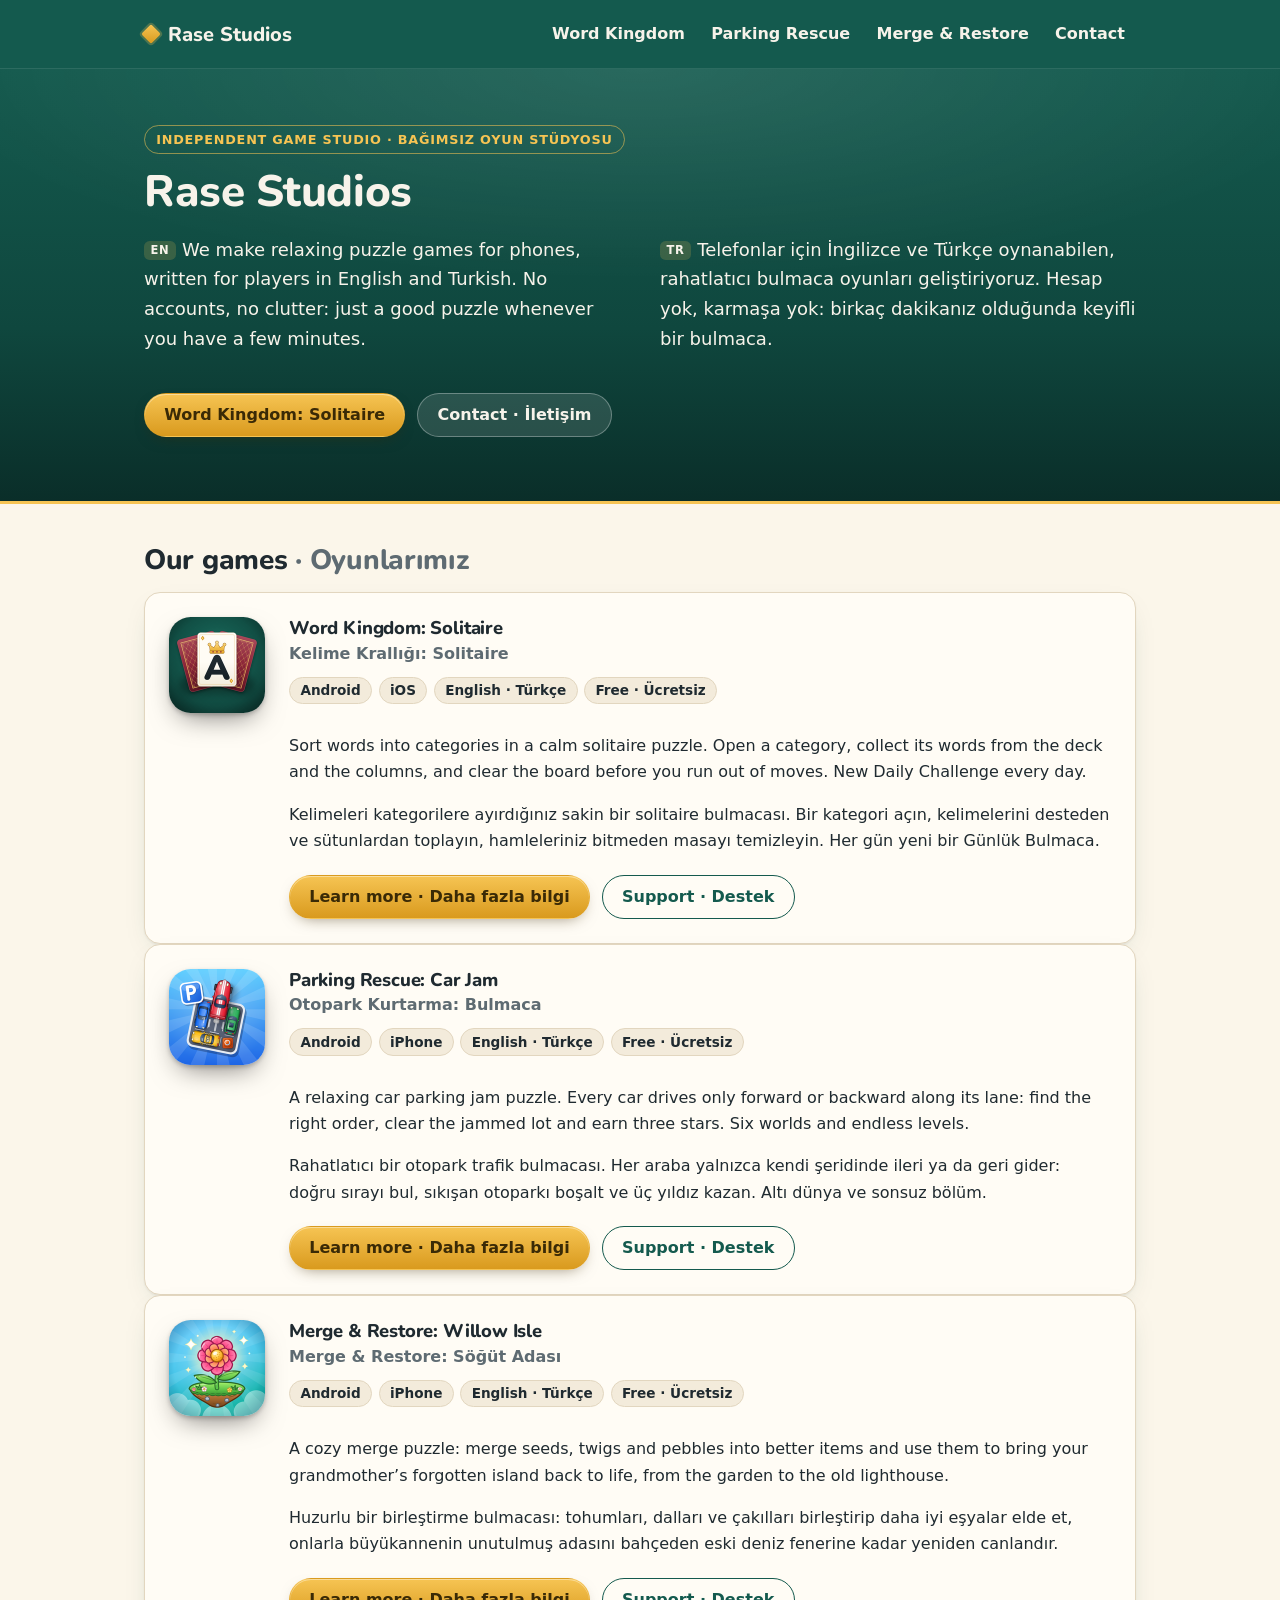
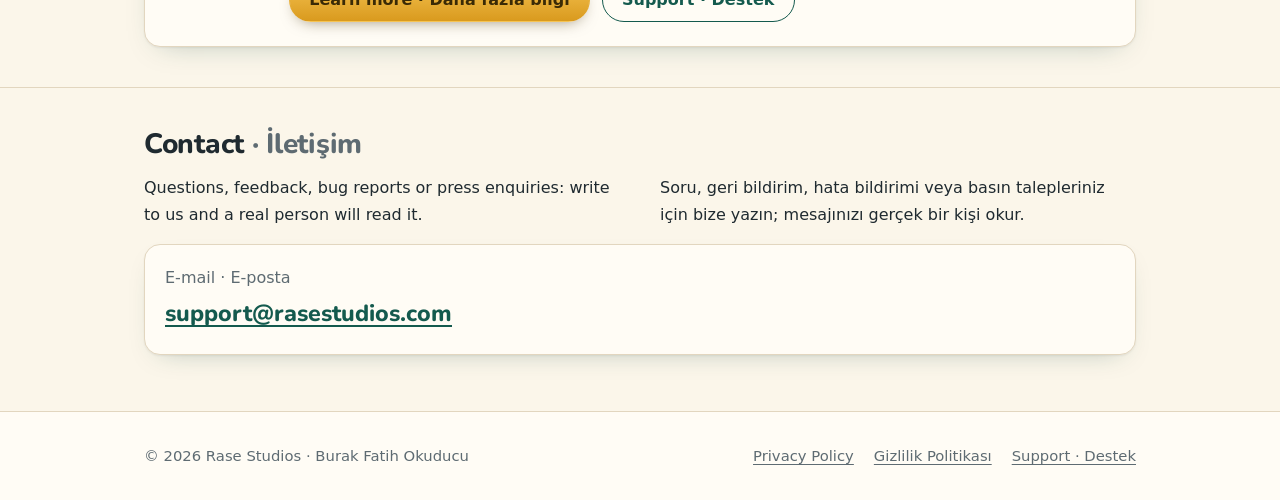
<file: index.html>
<!doctype html>
<html lang="en">
<head>
  <meta charset="utf-8">
  <meta name="viewport" content="width=device-width, initial-scale=1, viewport-fit=cover">
  <meta http-equiv="Content-Security-Policy" content="default-src 'none'; style-src 'self'; img-src 'self'; font-src 'self'; base-uri 'none'; form-action 'none'">
  <meta name="referrer" content="strict-origin-when-cross-origin">
  <title>Rase Studios – relaxing puzzle games</title>
  <meta name="description" content="Rase Studios is an independent mobile game studio making relaxing puzzle games in English and Turkish: Word Kingdom: Solitaire, Parking Rescue: Car Jam and Merge &amp; Restore: Willow Isle.">
  <meta name="color-scheme" content="light dark">
  <meta name="theme-color" content="#145a4e">
  <meta property="og:type" content="website">
  <meta property="og:site_name" content="Rase Studios">
  <meta property="og:title" content="Rase Studios">
  <meta property="og:description" content="Relaxing puzzle games in English and Turkish.">
  <link rel="icon" href="favicon.ico" sizes="any">
  <link rel="icon" href="assets/favicon-32.png" type="image/png" sizes="32x32">
  <link rel="apple-touch-icon" href="assets/apple-touch-icon.png">
  <link rel="stylesheet" href="assets/style.css">
</head>
<body>
  <a class="skip-link" href="#main">Skip to content</a>

  <header class="site-header felt">
    <div class="wrap">
      <a class="brand" href="./" aria-current="page"><span class="brand-mark" aria-hidden="true"></span>Rase Studios</a>
      <nav class="site-nav" aria-label="Main">
        <ul>
          <li><a href="word-kingdom/">Word Kingdom</a></li>
          <li><a href="park-rescue/">Parking Rescue</a></li>
          <li><a href="merge-restore/">Merge &amp; Restore</a></li>
          <li><a href="#contact">Contact</a></li>
        </ul>
      </nav>
    </div>
  </header>

  <main id="main">
    <section class="hero felt banner" aria-labelledby="intro-title">
      <div class="wrap">
        <p class="eyebrow">Independent game studio · Bağımsız oyun stüdyosu</p>
        <h1 id="intro-title">Rase Studios</h1>
        <div class="bilingual">
          <p class="lead"><span class="lang-tag" aria-hidden="true">EN</span>We make relaxing puzzle games for phones, written for players in English and Turkish. No accounts, no clutter: just a good puzzle whenever you have a few minutes.</p>
          <p class="lead" lang="tr"><span class="lang-tag" aria-hidden="true">TR</span>Telefonlar için İngilizce ve Türkçe oynanabilen, rahatlatıcı bulmaca oyunları geliştiriyoruz. Hesap yok, karmaşa yok: birkaç dakikanız olduğunda keyifli bir bulmaca.</p>
        </div>
        <div class="btn-row">
          <a class="btn btn-gold" href="word-kingdom/">Word Kingdom: Solitaire</a>
          <a class="btn btn-glass" href="#contact">Contact · İletişim</a>
        </div>
      </div>
    </section>

    <section class="section" aria-labelledby="games-title">
      <div class="wrap">
        <h2 id="games-title">Our games <span class="muted" lang="tr">· Oyunlarımız</span></h2>
        <article class="card app-card" aria-labelledby="wk-title">
          <img class="app-icon" src="assets/icon-192.png" width="96" height="96" alt="Word Kingdom: Solitaire app icon: a crowned card fanned between two burgundy card backs">
          <div class="app-card-head">
            <h3 id="wk-title">Word Kingdom: Solitaire</h3>
            <p class="alt-name" lang="tr">Kelime Krallığı: Solitaire</p>
            <ul class="chips" aria-label="Details">
              <li class="chip">Android</li>
              <li class="chip">iOS</li>
              <li class="chip">English · Türkçe</li>
              <li class="chip">Free · Ücretsiz</li>
            </ul>
          </div>
          <div class="app-card-body">
            <p>Sort words into categories in a calm solitaire puzzle. Open a category, collect its words from the deck and the columns, and clear the board before you run out of moves. New Daily Challenge every day.</p>
            <p lang="tr">Kelimeleri kategorilere ayırdığınız sakin bir solitaire bulmacası. Bir kategori açın, kelimelerini desteden ve sütunlardan toplayın, hamleleriniz bitmeden masayı temizleyin. Her gün yeni bir Günlük Bulmaca.</p>
          </div>
          <p class="actions btn-row">
            <a class="btn btn-gold" href="word-kingdom/"><span>Learn more <span lang="tr">· Daha fazla bilgi</span></span></a>
            <a class="btn btn-outline" href="word-kingdom/support/"><span>Support <span lang="tr">· Destek</span></span></a>
          </p>
        </article>
        <article class="card app-card" aria-labelledby="pr-title">
          <img class="app-icon" src="park-rescue/icon-192.png" width="96" height="96" alt="Parking Rescue: Car Jam app icon">
          <div class="app-card-head">
            <h3 id="pr-title">Parking Rescue: Car Jam</h3>
            <p class="alt-name" lang="tr">Otopark Kurtarma: Bulmaca</p>
            <ul class="chips" aria-label="Details">
              <li class="chip">Android</li>
              <li class="chip">iPhone</li>
              <li class="chip">English · Türkçe</li>
              <li class="chip">Free · Ücretsiz</li>
            </ul>
          </div>
          <div class="app-card-body">
            <p>A relaxing car parking jam puzzle. Every car drives only forward or backward along its lane: find the right order, clear the jammed lot and earn three stars. Six worlds and endless levels.</p>
            <p lang="tr">Rahatlatıcı bir otopark trafik bulmacası. Her araba yalnızca kendi şeridinde ileri ya da geri gider: doğru sırayı bul, sıkışan otoparkı boşalt ve üç yıldız kazan. Altı dünya ve sonsuz bölüm.</p>
          </div>
          <p class="actions btn-row">
            <a class="btn btn-gold" href="park-rescue/"><span>Learn more <span lang="tr">· Daha fazla bilgi</span></span></a>
            <a class="btn btn-outline" href="park-rescue/support/"><span>Support <span lang="tr">· Destek</span></span></a>
          </p>
        </article>
        <article class="card app-card" aria-labelledby="mr-title">
          <img class="app-icon" src="merge-restore/icon-192.png" width="96" height="96" alt="Merge &amp; Restore: Willow Isle app icon">
          <div class="app-card-head">
            <h3 id="mr-title">Merge &amp; Restore: Willow Isle</h3>
            <p class="alt-name" lang="tr">Merge &amp; Restore: Söğüt Adası</p>
            <ul class="chips" aria-label="Details">
              <li class="chip">Android</li>
              <li class="chip">iPhone</li>
              <li class="chip">English · Türkçe</li>
              <li class="chip">Free · Ücretsiz</li>
            </ul>
          </div>
          <div class="app-card-body">
            <p>A cozy merge puzzle: merge seeds, twigs and pebbles into better items and use them to bring your grandmother’s forgotten island back to life, from the garden to the old lighthouse.</p>
            <p lang="tr">Huzurlu bir birleştirme bulmacası: tohumları, dalları ve çakılları birleştirip daha iyi eşyalar elde et, onlarla büyükannenin unutulmuş adasını bahçeden eski deniz fenerine kadar yeniden canlandır.</p>
          </div>
          <p class="actions btn-row">
            <a class="btn btn-gold" href="merge-restore/"><span>Learn more <span lang="tr">· Daha fazla bilgi</span></span></a>
            <a class="btn btn-outline" href="merge-restore/support/"><span>Support <span lang="tr">· Destek</span></span></a>
          </p>
        </article>
      </div>
    </section>

    <section class="section" id="contact" aria-labelledby="contact-title">
      <div class="wrap">
        <h2 id="contact-title">Contact <span class="muted" lang="tr">· İletişim</span></h2>
        <div class="bilingual">
          <div>
            <p>Questions, feedback, bug reports or press enquiries: write to us and a real person will read it.</p>
          </div>
          <div lang="tr">
            <p>Soru, geri bildirim, hata bildirimi veya basın talepleriniz için bize yazın; mesajınızı gerçek bir kişi okur.</p>
          </div>
        </div>
        <p class="card contact-card">
          <span class="muted">E-mail · E-posta</span>
          <a class="email" href="mailto:support@rasestudios.com">support@rasestudios.com</a>
        </p>
      </div>
    </section>
  </main>

  <footer class="site-footer">
    <div class="wrap">
      <p>© 2026 Rase Studios · Burak Fatih Okuducu</p>
      <ul>
        <li><a href="word-kingdom/privacy/">Privacy Policy</a></li>
        <li><a href="word-kingdom/gizlilik/" lang="tr" hreflang="tr">Gizlilik Politikası</a></li>
        <li><a href="word-kingdom/support/">Support · Destek</a></li>
      </ul>
    </div>
  </footer>
</body>
</html>
</file>
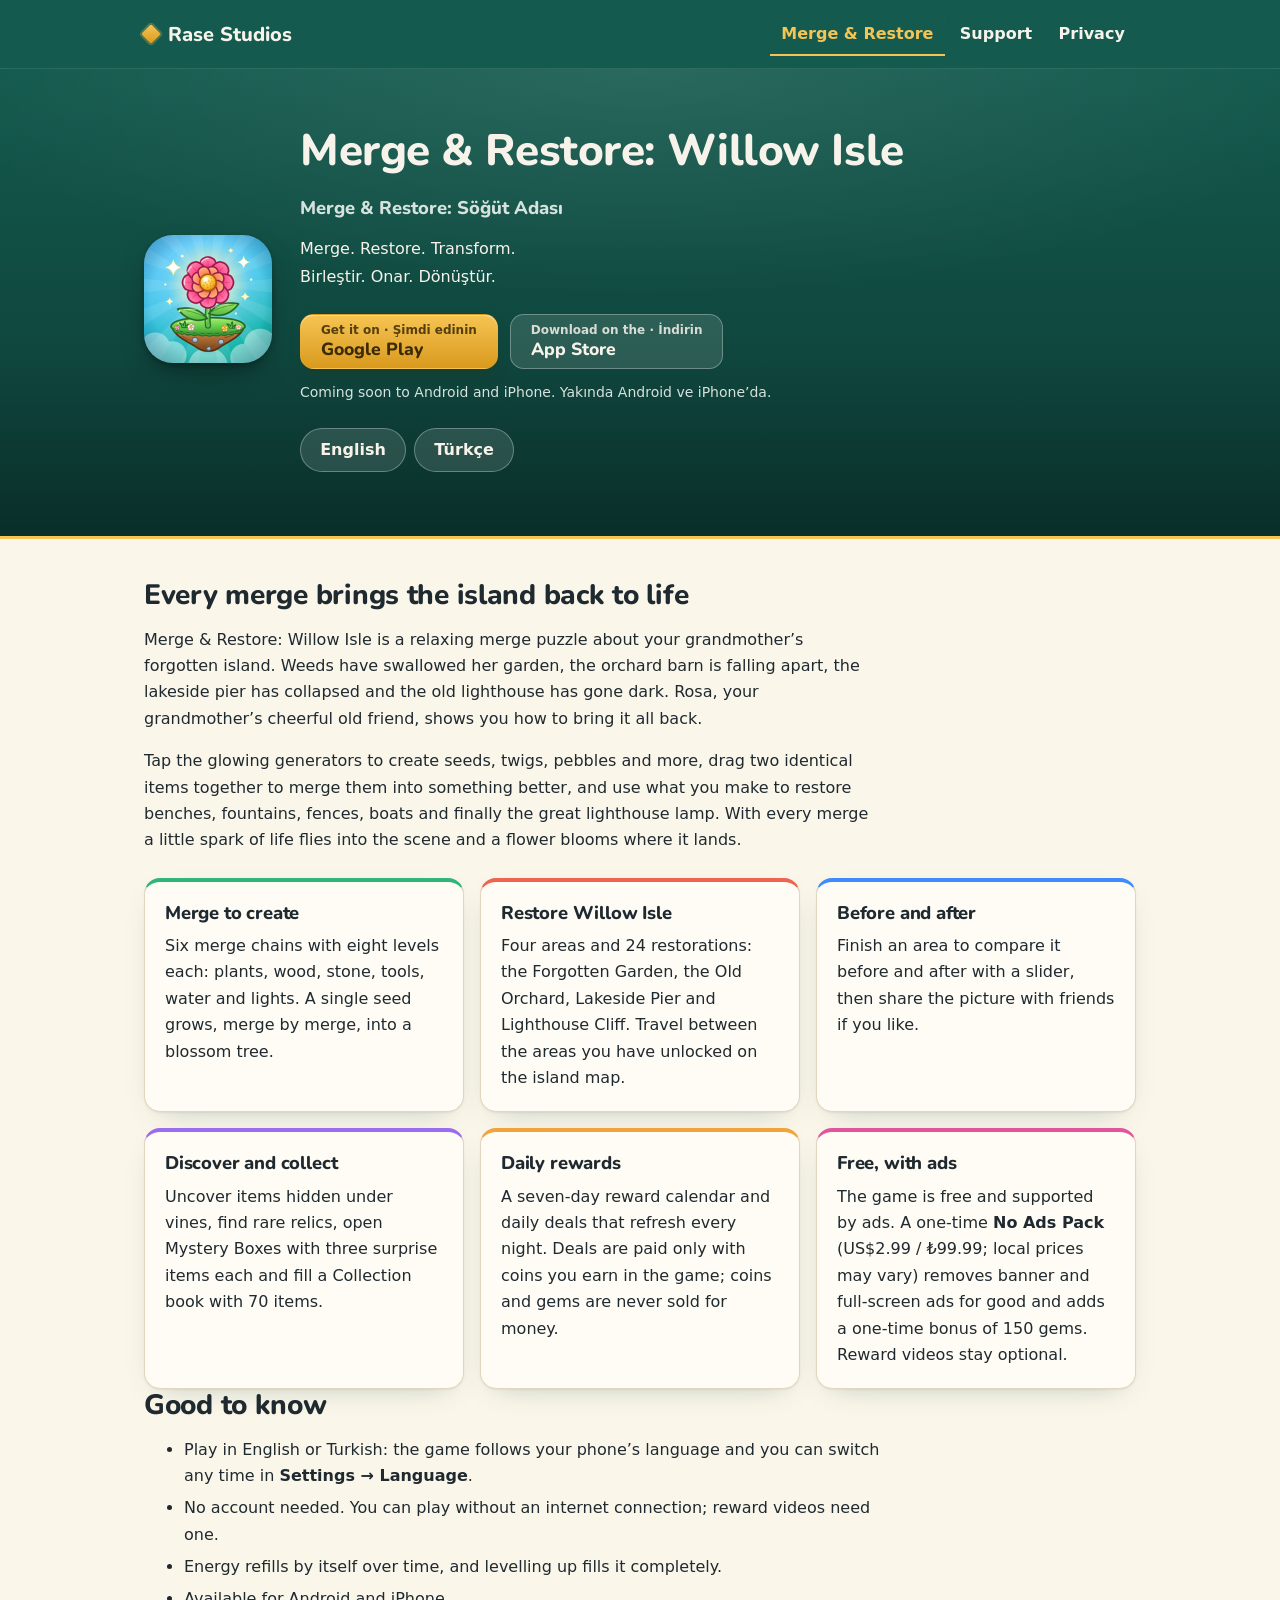
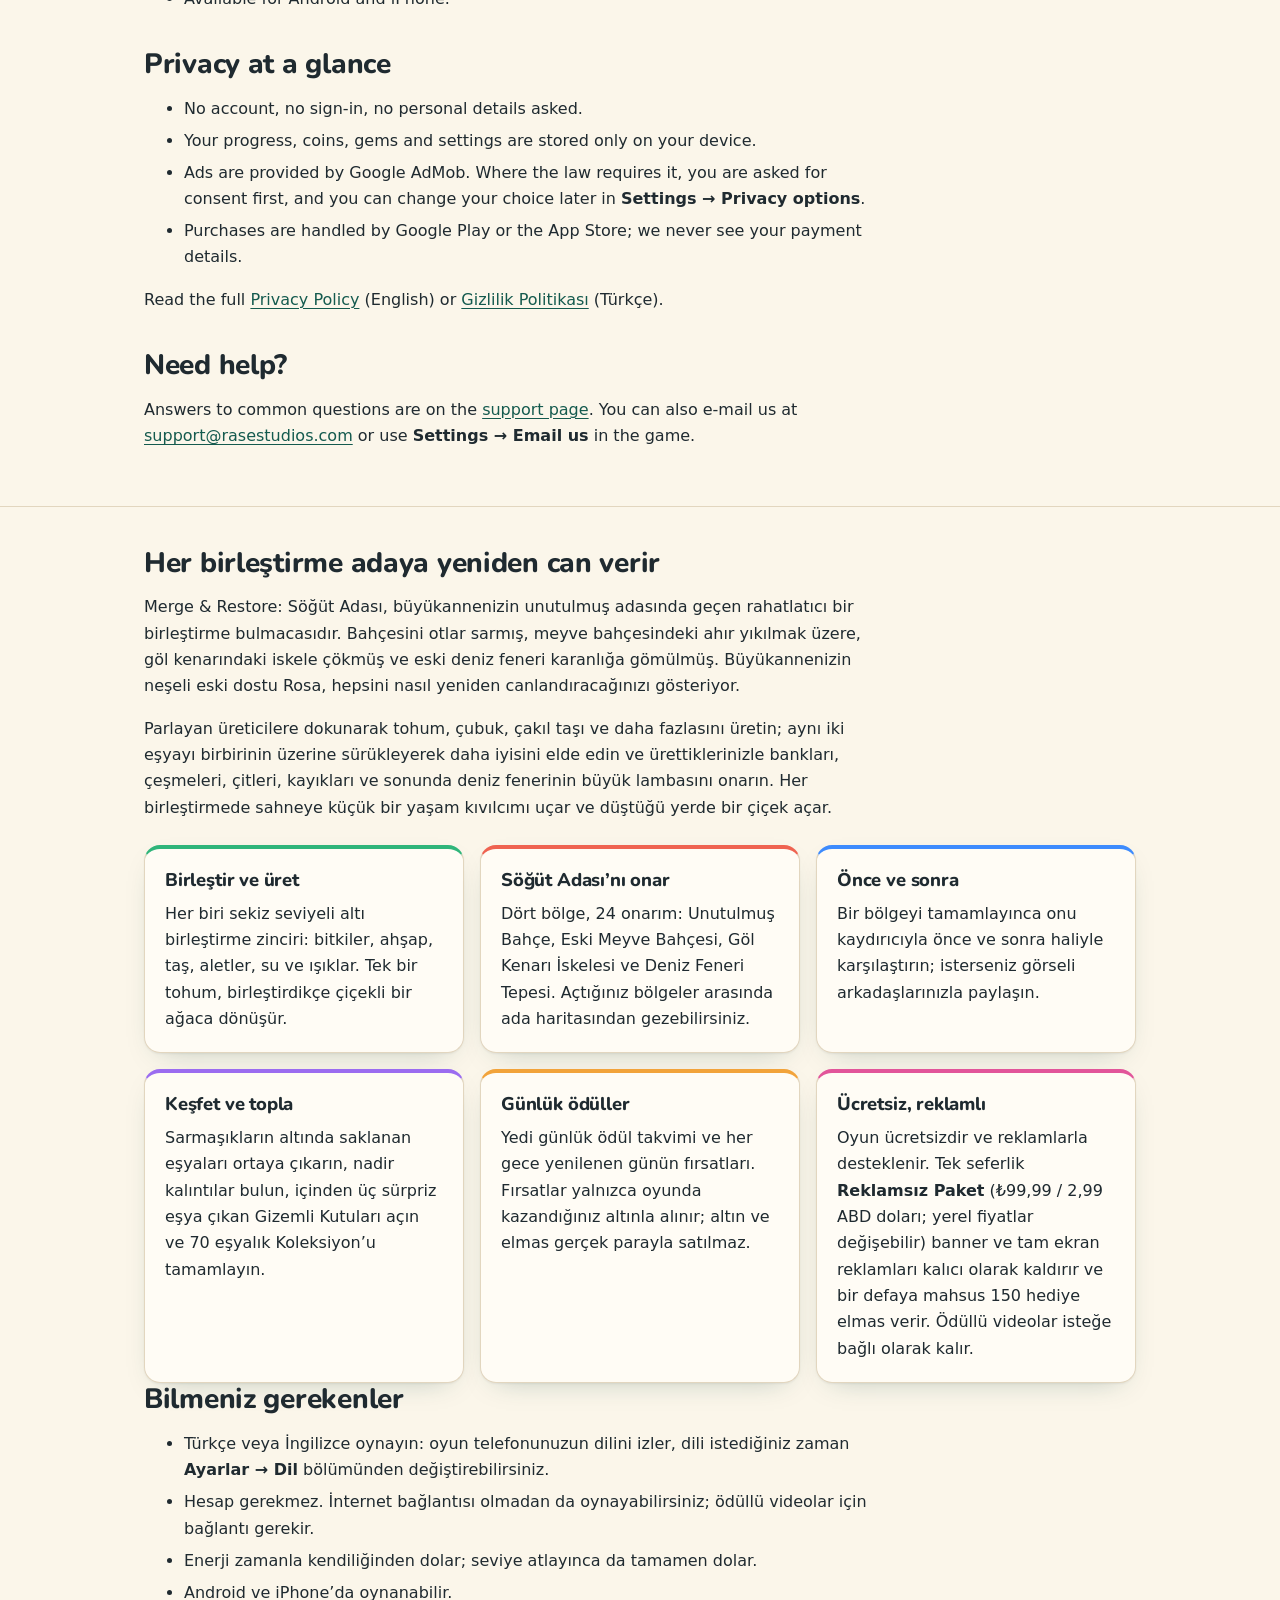
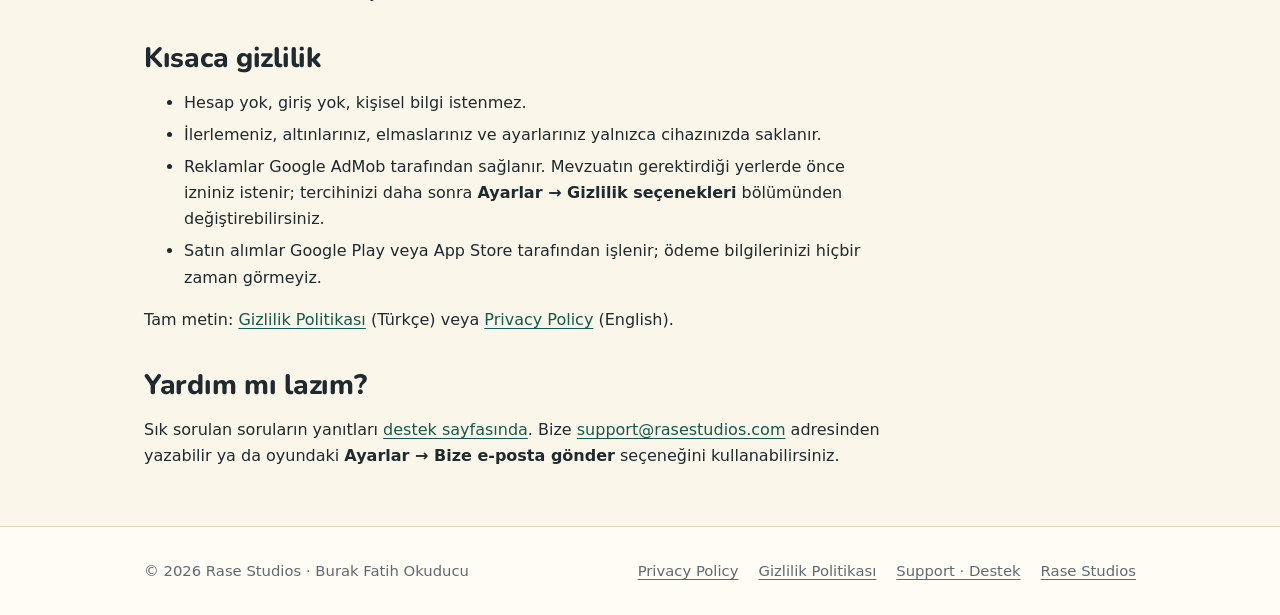
<file: merge-restore/index.html>
<!doctype html>
<html lang="en">
<head>
  <meta charset="utf-8">
  <meta name="viewport" content="width=device-width, initial-scale=1, viewport-fit=cover">
  <meta http-equiv="Content-Security-Policy" content="default-src 'none'; style-src 'self'; img-src 'self'; font-src 'self'; base-uri 'none'; form-action 'none'">
  <meta name="referrer" content="strict-origin-when-cross-origin">
  <title>Merge &amp; Restore: Willow Isle · Söğüt Adası – Rase Studios</title>
  <meta name="description" content="Merge &amp; Restore: Willow Isle (Merge &amp; Restore: Söğüt Adası) is a relaxing merge puzzle for Android and iPhone: merge items and bring your grandmother’s forgotten island back to life. English and Turkish.">
  <meta name="color-scheme" content="light dark">
  <meta name="theme-color" content="#145a4e">
  <meta property="og:type" content="website">
  <meta property="og:site_name" content="Rase Studios">
  <meta property="og:title" content="Merge &amp; Restore: Willow Isle">
  <meta property="og:description" content="Merge items, restore the island · Eşyaları birleştir, adayı onar">
  <link rel="icon" href="../favicon.ico" sizes="any">
  <link rel="icon" href="../assets/favicon-32.png" type="image/png" sizes="32x32">
  <link rel="apple-touch-icon" href="../assets/apple-touch-icon.png">
  <link rel="stylesheet" href="../assets/style.css">
</head>
<body>
  <a class="skip-link" href="#main">Skip to content</a>

  <header class="site-header felt">
    <div class="wrap">
      <a class="brand" href="../"><span class="brand-mark" aria-hidden="true"></span>Rase Studios</a>
      <nav class="site-nav" aria-label="Main">
        <ul>
          <li><a href="./" aria-current="page">Merge &amp; Restore</a></li>
          <li><a href="support/">Support</a></li>
          <li><a href="privacy/">Privacy</a></li>
        </ul>
      </nav>
    </div>
  </header>

  <main id="main">
    <section class="hero felt banner" aria-labelledby="app-title">
      <div class="wrap hero-app">
        <img class="app-icon" src="icon-192.png" width="128" height="128" alt="App icon: a pink flower growing on a small floating grassy island under a bright blue sky">
        <div>
          <h1 id="app-title">Merge &amp; Restore: Willow Isle</h1>
          <p class="subtitle" lang="tr">Merge &amp; Restore: Söğüt Adası</p>
          <ul class="taglines">
            <li>Merge. Restore. Transform.</li>
            <li lang="tr">Birleştir. Onar. Dönüştür.</li>
          </ul>
          <div class="btn-row">
            <!-- TODO(release): replace "#" with the Google Play listing URL
                 (https://play.google.com/store/apps/details?id=com.mergerestore.island)
                 once the app is live, and remove the "coming soon" note below. -->
            <a class="btn btn-gold store-btn" href="#">
              <span class="small">Get it on · Şimdi edinin</span>
              <span class="big">Google Play</span>
            </a>
            <!-- TODO(release): replace "#" with the App Store URL (https://apps.apple.com/app/id<APPLE_ID>)
                 once the app is live. -->
            <a class="btn btn-glass store-btn" href="#">
              <span class="small">Download on the · İndirin</span>
              <span class="big">App Store</span>
            </a>
          </div>
          <p class="store-note">Coming soon to Android and iPhone. <span lang="tr">Yakında Android ve iPhone’da.</span></p>
          <ul class="lang-nav" aria-label="Language · Dil">
            <li><a class="btn btn-glass" href="#en">English</a></li>
            <li><a class="btn btn-glass" href="#tr" lang="tr" hreflang="tr">Türkçe</a></li>
          </ul>
        </div>
      </div>
    </section>

    <!-- ===================== English ===================== -->
    <section class="section" id="en" aria-labelledby="en-title">
      <div class="wrap">
        <div class="prose">
          <h2 id="en-title">Every merge brings the island back to life</h2>
          <p>Merge &amp; Restore: Willow Isle is a relaxing merge puzzle about your grandmother’s forgotten island. Weeds have swallowed her garden, the orchard barn is falling apart, the lakeside pier has collapsed and the old lighthouse has gone dark. Rosa, your grandmother’s cheerful old friend, shows you how to bring it all back.</p>
          <p>Tap the glowing generators to create seeds, twigs, pebbles and more, drag two identical items together to merge them into something better, and use what you make to restore benches, fountains, fences, boats and finally the great lighthouse lamp. With every merge a little spark of life flies into the scene and a flower blooms where it lands.</p>
        </div>

        <ul class="features">
          <li class="card feature accent-emerald">
            <h3>Merge to create</h3>
            <p>Six merge chains with eight levels each: plants, wood, stone, tools, water and lights. A single seed grows, merge by merge, into a blossom tree.</p>
          </li>
          <li class="card feature accent-coral">
            <h3>Restore Willow Isle</h3>
            <p>Four areas and 24 restorations: the Forgotten Garden, the Old Orchard, Lakeside Pier and Lighthouse Cliff. Travel between the areas you have unlocked on the island map.</p>
          </li>
          <li class="card feature accent-blue">
            <h3>Before and after</h3>
            <p>Finish an area to compare it before and after with a slider, then share the picture with friends if you like.</p>
          </li>
          <li class="card feature accent-violet">
            <h3>Discover and collect</h3>
            <p>Uncover items hidden under vines, find rare relics, open Mystery Boxes with three surprise items each and fill a Collection book with 70 items.</p>
          </li>
          <li class="card feature accent-amber">
            <h3>Daily rewards</h3>
            <p>A seven-day reward calendar and daily deals that refresh every night. Deals are paid only with coins you earn in the game; coins and gems are never sold for money.</p>
          </li>
          <li class="card feature accent-pink">
            <h3>Free, with ads</h3>
            <p>The game is free and supported by ads. A one-time <strong>No Ads Pack</strong> (US$2.99 / ₺99.99; local prices may vary) removes banner and full-screen ads for good and adds a one-time bonus of 150 gems. Reward videos stay optional.</p>
          </li>
        </ul>

        <div class="prose">
          <h2>Good to know</h2>
          <ul>
            <li>Play in English or Turkish: the game follows your phone’s language and you can switch any time in <strong>Settings → Language</strong>.</li>
            <li>No account needed. You can play without an internet connection; reward videos need one.</li>
            <li>Energy refills by itself over time, and levelling up fills it completely.</li>
            <li>Available for Android and iPhone.</li>
          </ul>

          <h2>Privacy at a glance</h2>
          <ul>
            <li>No account, no sign-in, no personal details asked.</li>
            <li>Your progress, coins, gems and settings are stored only on your device.</li>
            <li>Ads are provided by Google AdMob. Where the law requires it, you are asked for consent first, and you can change your choice later in <strong>Settings → Privacy options</strong>.</li>
            <li>Purchases are handled by Google Play or the App Store; we never see your payment details.</li>
          </ul>
          <p>Read the full <a href="privacy/">Privacy Policy</a> (English) or <a href="gizlilik/" lang="tr" hreflang="tr">Gizlilik Politikası</a> (Türkçe).</p>

          <h2>Need help?</h2>
          <p>Answers to common questions are on the <a href="support/">support page</a>. You can also e-mail us at <a href="mailto:support@rasestudios.com?subject=Merge%20%26%20Restore">support@rasestudios.com</a> or use <strong>Settings → Email us</strong> in the game.</p>
        </div>
      </div>
    </section>

    <!-- ===================== Türkçe ===================== -->
    <section class="section" id="tr" lang="tr" aria-labelledby="tr-title">
      <div class="wrap">
        <div class="prose">
          <h2 id="tr-title">Her birleştirme adaya yeniden can verir</h2>
          <p>Merge &amp; Restore: Söğüt Adası, büyükannenizin unutulmuş adasında geçen rahatlatıcı bir birleştirme bulmacasıdır. Bahçesini otlar sarmış, meyve bahçesindeki ahır yıkılmak üzere, göl kenarındaki iskele çökmüş ve eski deniz feneri karanlığa gömülmüş. Büyükannenizin neşeli eski dostu Rosa, hepsini nasıl yeniden canlandıracağınızı gösteriyor.</p>
          <p>Parlayan üreticilere dokunarak tohum, çubuk, çakıl taşı ve daha fazlasını üretin; aynı iki eşyayı birbirinin üzerine sürükleyerek daha iyisini elde edin ve ürettiklerinizle bankları, çeşmeleri, çitleri, kayıkları ve sonunda deniz fenerinin büyük lambasını onarın. Her birleştirmede sahneye küçük bir yaşam kıvılcımı uçar ve düştüğü yerde bir çiçek açar.</p>
        </div>

        <ul class="features">
          <li class="card feature accent-emerald">
            <h3>Birleştir ve üret</h3>
            <p>Her biri sekiz seviyeli altı birleştirme zinciri: bitkiler, ahşap, taş, aletler, su ve ışıklar. Tek bir tohum, birleştirdikçe çiçekli bir ağaca dönüşür.</p>
          </li>
          <li class="card feature accent-coral">
            <h3>Söğüt Adası’nı onar</h3>
            <p>Dört bölge, 24 onarım: Unutulmuş Bahçe, Eski Meyve Bahçesi, Göl Kenarı İskelesi ve Deniz Feneri Tepesi. Açtığınız bölgeler arasında ada haritasından gezebilirsiniz.</p>
          </li>
          <li class="card feature accent-blue">
            <h3>Önce ve sonra</h3>
            <p>Bir bölgeyi tamamlayınca onu kaydırıcıyla önce ve sonra haliyle karşılaştırın; isterseniz görseli arkadaşlarınızla paylaşın.</p>
          </li>
          <li class="card feature accent-violet">
            <h3>Keşfet ve topla</h3>
            <p>Sarmaşıkların altında saklanan eşyaları ortaya çıkarın, nadir kalıntılar bulun, içinden üç sürpriz eşya çıkan Gizemli Kutuları açın ve 70 eşyalık Koleksiyon’u tamamlayın.</p>
          </li>
          <li class="card feature accent-amber">
            <h3>Günlük ödüller</h3>
            <p>Yedi günlük ödül takvimi ve her gece yenilenen günün fırsatları. Fırsatlar yalnızca oyunda kazandığınız altınla alınır; altın ve elmas gerçek parayla satılmaz.</p>
          </li>
          <li class="card feature accent-pink">
            <h3>Ücretsiz, reklamlı</h3>
            <p>Oyun ücretsizdir ve reklamlarla desteklenir. Tek seferlik <strong>Reklamsız Paket</strong> (₺99,99 / 2,99 ABD doları; yerel fiyatlar değişebilir) banner ve tam ekran reklamları kalıcı olarak kaldırır ve bir defaya mahsus 150 hediye elmas verir. Ödüllü videolar isteğe bağlı olarak kalır.</p>
          </li>
        </ul>

        <div class="prose">
          <h2>Bilmeniz gerekenler</h2>
          <ul>
            <li>Türkçe veya İngilizce oynayın: oyun telefonunuzun dilini izler, dili istediğiniz zaman <strong>Ayarlar → Dil</strong> bölümünden değiştirebilirsiniz.</li>
            <li>Hesap gerekmez. İnternet bağlantısı olmadan da oynayabilirsiniz; ödüllü videolar için bağlantı gerekir.</li>
            <li>Enerji zamanla kendiliğinden dolar; seviye atlayınca da tamamen dolar.</li>
            <li>Android ve iPhone’da oynanabilir.</li>
          </ul>

          <h2>Kısaca gizlilik</h2>
          <ul>
            <li>Hesap yok, giriş yok, kişisel bilgi istenmez.</li>
            <li>İlerlemeniz, altınlarınız, elmaslarınız ve ayarlarınız yalnızca cihazınızda saklanır.</li>
            <li>Reklamlar Google AdMob tarafından sağlanır. Mevzuatın gerektirdiği yerlerde önce izniniz istenir; tercihinizi daha sonra <strong>Ayarlar → Gizlilik seçenekleri</strong> bölümünden değiştirebilirsiniz.</li>
            <li>Satın alımlar Google Play veya App Store tarafından işlenir; ödeme bilgilerinizi hiçbir zaman görmeyiz.</li>
          </ul>
          <p>Tam metin: <a href="gizlilik/">Gizlilik Politikası</a> (Türkçe) veya <a href="privacy/" lang="en" hreflang="en">Privacy Policy</a> (English).</p>

          <h2>Yardım mı lazım?</h2>
          <p>Sık sorulan soruların yanıtları <a href="support/#tr">destek sayfasında</a>. Bize <a href="mailto:support@rasestudios.com?subject=Merge%20%26%20Restore">support@rasestudios.com</a> adresinden yazabilir ya da oyundaki <strong>Ayarlar → Bize e-posta gönder</strong> seçeneğini kullanabilirsiniz.</p>
        </div>
      </div>
    </section>
  </main>

  <footer class="site-footer">
    <div class="wrap">
      <p>© 2026 Rase Studios · Burak Fatih Okuducu</p>
      <ul>
        <li><a href="privacy/">Privacy Policy</a></li>
        <li><a href="gizlilik/" lang="tr" hreflang="tr">Gizlilik Politikası</a></li>
        <li><a href="support/">Support · Destek</a></li>
        <li><a href="../">Rase Studios</a></li>
      </ul>
    </div>
  </footer>
</body>
</html>
</file>
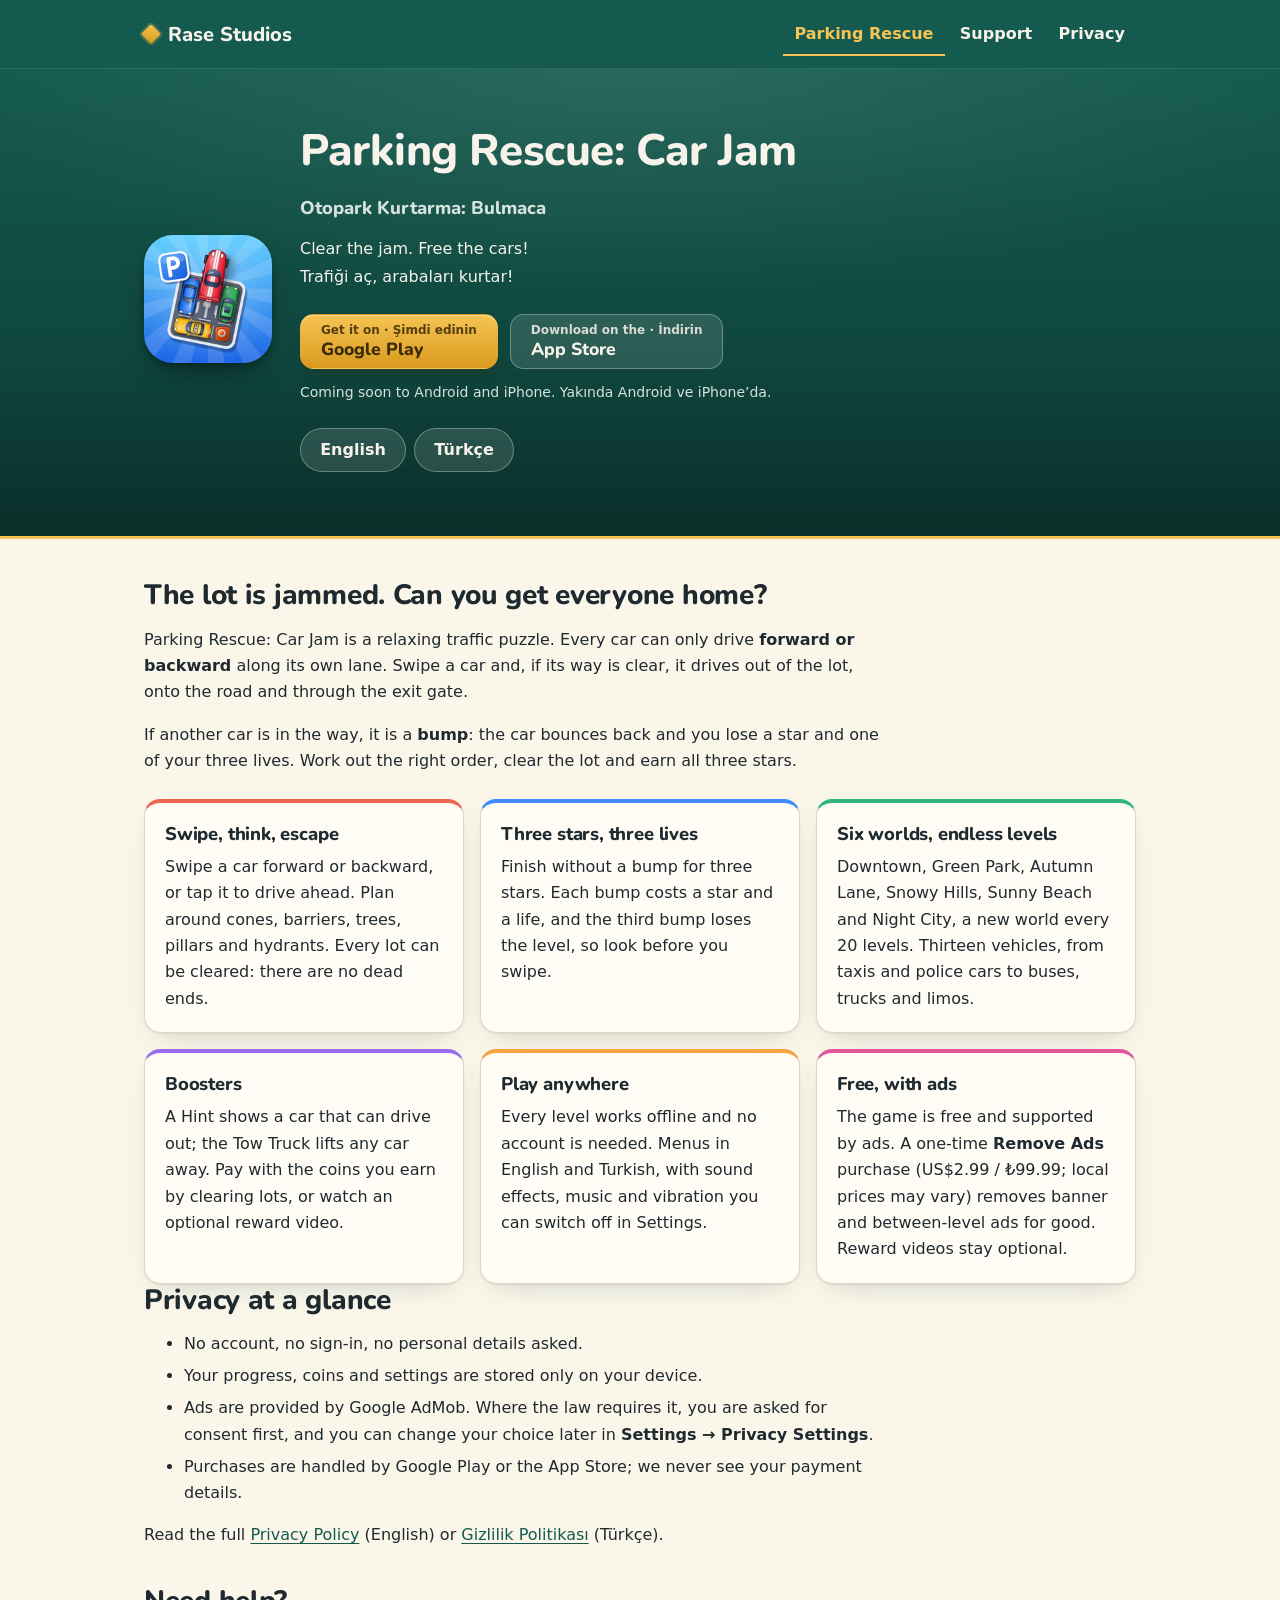
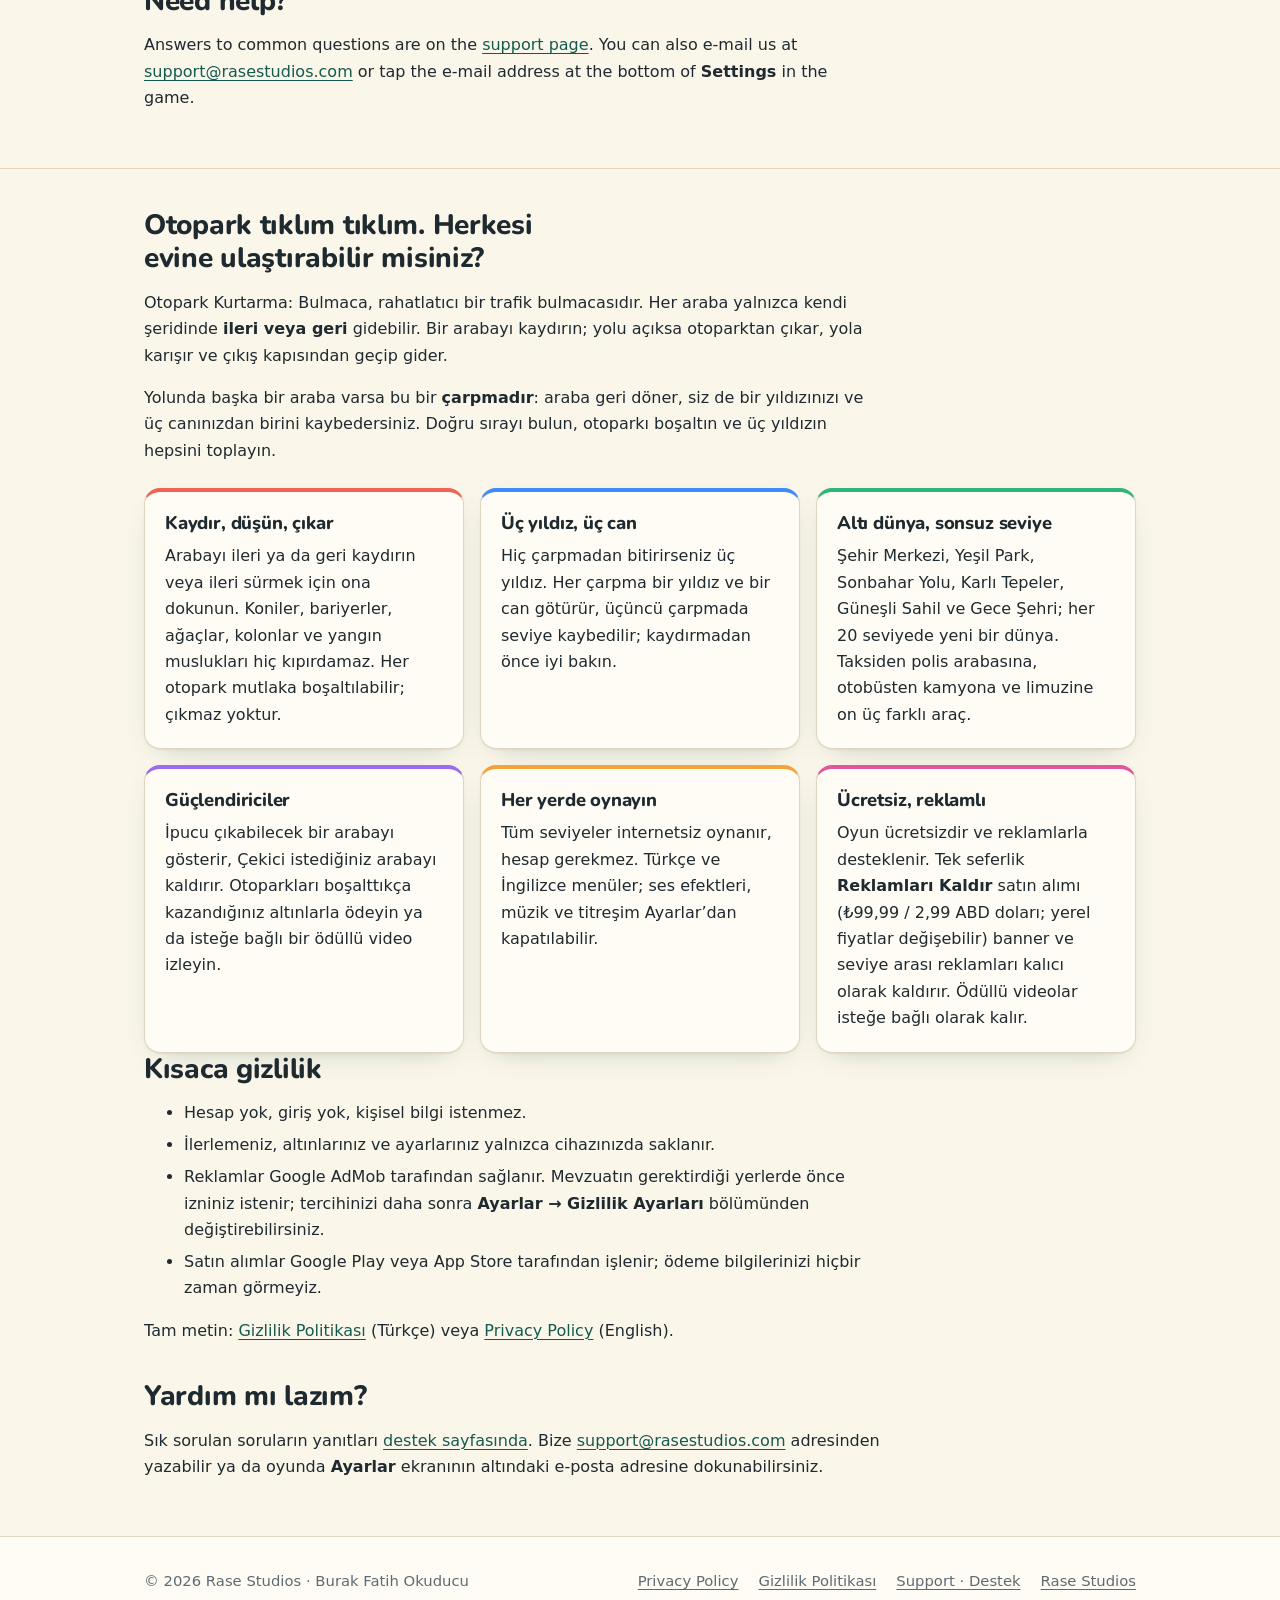
<file: park-rescue/index.html>
<!doctype html>
<html lang="en">
<head>
  <meta charset="utf-8">
  <meta name="viewport" content="width=device-width, initial-scale=1, viewport-fit=cover">
  <meta http-equiv="Content-Security-Policy" content="default-src 'none'; style-src 'self'; img-src 'self'; font-src 'self'; base-uri 'none'; form-action 'none'">
  <meta name="referrer" content="strict-origin-when-cross-origin">
  <title>Parking Rescue: Car Jam · Otopark Kurtarma: Bulmaca – Rase Studios</title>
  <meta name="description" content="Parking Rescue: Car Jam (Otopark Kurtarma: Bulmaca) is a car parking jam puzzle for Android and iPhone: swipe the cars out of the jammed lot in the right order, with endless levels, six worlds and helpful boosters.">
  <meta name="color-scheme" content="light dark">
  <meta name="theme-color" content="#145a4e">
  <meta property="og:type" content="website">
  <meta property="og:site_name" content="Rase Studios">
  <meta property="og:title" content="Parking Rescue: Car Jam">
  <meta property="og:description" content="Clear the jam. Free the cars! · Trafiği aç, arabaları kurtar!">
  <link rel="icon" href="favicon-32.png" type="image/png" sizes="32x32">
  <link rel="apple-touch-icon" href="apple-touch-icon.png">
  <link rel="stylesheet" href="../assets/style.css">
</head>
<body>
  <a class="skip-link" href="#main">Skip to content</a>

  <header class="site-header felt">
    <div class="wrap">
      <a class="brand" href="../"><span class="brand-mark" aria-hidden="true"></span>Rase Studios</a>
      <nav class="site-nav" aria-label="Main">
        <ul>
          <li><a href="./" aria-current="page">Parking Rescue</a></li>
          <li><a href="support/">Support</a></li>
          <li><a href="privacy/">Privacy</a></li>
        </ul>
      </nav>
    </div>
  </header>

  <main id="main">
    <section class="hero felt banner" aria-labelledby="app-title">
      <div class="wrap hero-app">
        <img class="app-icon" src="icon-192.png" width="128" height="128" alt="App icon: cartoon cars squeezed into a small parking lot next to a blue P sign">
        <div>
          <h1 id="app-title">Parking Rescue: Car Jam</h1>
          <p class="subtitle" lang="tr">Otopark Kurtarma: Bulmaca</p>
          <ul class="taglines">
            <li>Clear the jam. Free the cars!</li>
            <li lang="tr">Trafiği aç, arabaları kurtar!</li>
          </ul>
          <div class="btn-row">
            <!-- TODO(release): replace "#" with the Google Play listing URL
                 (https://play.google.com/store/apps/details?id=com.parkrescue.game)
                 once the app is live, and remove the "coming soon" note below. -->
            <a class="btn btn-gold store-btn" href="#">
              <span class="small">Get it on · Şimdi edinin</span>
              <span class="big">Google Play</span>
            </a>
            <!-- TODO(release): replace "#" with the App Store URL (https://apps.apple.com/app/id<APPLE_ID>)
                 once the app is live. -->
            <a class="btn btn-glass store-btn" href="#">
              <span class="small">Download on the · İndirin</span>
              <span class="big">App Store</span>
            </a>
          </div>
          <p class="store-note">Coming soon to Android and iPhone. <span lang="tr">Yakında Android ve iPhone’da.</span></p>
          <ul class="lang-nav" aria-label="Language · Dil">
            <li><a class="btn btn-glass" href="#en">English</a></li>
            <li><a class="btn btn-glass" href="#tr" lang="tr" hreflang="tr">Türkçe</a></li>
          </ul>
        </div>
      </div>
    </section>

    <!-- ===================== English ===================== -->
    <section class="section" id="en" aria-labelledby="en-title">
      <div class="wrap">
        <div class="prose">
          <h2 id="en-title">The lot is jammed. Can you get everyone home?</h2>
          <p>Parking Rescue: Car Jam is a relaxing traffic puzzle. Every car can only drive <strong>forward or backward</strong> along its own lane. Swipe a car and, if its way is clear, it drives out of the lot, onto the road and through the exit gate.</p>
          <p>If another car is in the way, it is a <strong>bump</strong>: the car bounces back and you lose a star and one of your three lives. Work out the right order, clear the lot and earn all three stars.</p>
        </div>

        <ul class="features">
          <li class="card feature accent-coral">
            <h3>Swipe, think, escape</h3>
            <p>Swipe a car forward or backward, or tap it to drive ahead. Plan around cones, barriers, trees, pillars and hydrants. Every lot can be cleared: there are no dead ends.</p>
          </li>
          <li class="card feature accent-blue">
            <h3>Three stars, three lives</h3>
            <p>Finish without a bump for three stars. Each bump costs a star and a life, and the third bump loses the level, so look before you swipe.</p>
          </li>
          <li class="card feature accent-emerald">
            <h3>Six worlds, endless levels</h3>
            <p>Downtown, Green Park, Autumn Lane, Snowy Hills, Sunny Beach and Night City, a new world every 20 levels. Thirteen vehicles, from taxis and police cars to buses, trucks and limos.</p>
          </li>
          <li class="card feature accent-violet">
            <h3>Boosters</h3>
            <p>A Hint shows a car that can drive out; the Tow Truck lifts any car away. Pay with the coins you earn by clearing lots, or watch an optional reward video.</p>
          </li>
          <li class="card feature accent-amber">
            <h3>Play anywhere</h3>
            <p>Every level works offline and no account is needed. Menus in English and Turkish, with sound effects, music and vibration you can switch off in Settings.</p>
          </li>
          <li class="card feature accent-pink">
            <h3>Free, with ads</h3>
            <p>The game is free and supported by ads. A one-time <strong>Remove Ads</strong> purchase (US$2.99 / ₺99.99; local prices may vary) removes banner and between-level ads for good. Reward videos stay optional.</p>
          </li>
        </ul>

        <div class="prose">
          <h2>Privacy at a glance</h2>
          <ul>
            <li>No account, no sign-in, no personal details asked.</li>
            <li>Your progress, coins and settings are stored only on your device.</li>
            <li>Ads are provided by Google AdMob. Where the law requires it, you are asked for consent first, and you can change your choice later in <strong>Settings → Privacy Settings</strong>.</li>
            <li>Purchases are handled by Google Play or the App Store; we never see your payment details.</li>
          </ul>
          <p>Read the full <a href="privacy/">Privacy Policy</a> (English) or <a href="gizlilik/" lang="tr" hreflang="tr">Gizlilik Politikası</a> (Türkçe).</p>

          <h2>Need help?</h2>
          <p>Answers to common questions are on the <a href="support/">support page</a>. You can also e-mail us at <a href="mailto:support@rasestudios.com">support@rasestudios.com</a> or tap the e-mail address at the bottom of <strong>Settings</strong> in the game.</p>
        </div>
      </div>
    </section>

    <!-- ===================== Türkçe ===================== -->
    <section class="section" id="tr" lang="tr" aria-labelledby="tr-title">
      <div class="wrap">
        <div class="prose">
          <h2 id="tr-title">Otopark tıklım tıklım. Herkesi evine ulaştırabilir misiniz?</h2>
          <p>Otopark Kurtarma: Bulmaca, rahatlatıcı bir trafik bulmacasıdır. Her araba yalnızca kendi şeridinde <strong>ileri veya geri</strong> gidebilir. Bir arabayı kaydırın; yolu açıksa otoparktan çıkar, yola karışır ve çıkış kapısından geçip gider.</p>
          <p>Yolunda başka bir araba varsa bu bir <strong>çarpmadır</strong>: araba geri döner, siz de bir yıldızınızı ve üç canınızdan birini kaybedersiniz. Doğru sırayı bulun, otoparkı boşaltın ve üç yıldızın hepsini toplayın.</p>
        </div>

        <ul class="features">
          <li class="card feature accent-coral">
            <h3>Kaydır, düşün, çıkar</h3>
            <p>Arabayı ileri ya da geri kaydırın veya ileri sürmek için ona dokunun. Koniler, bariyerler, ağaçlar, kolonlar ve yangın muslukları hiç kıpırdamaz. Her otopark mutlaka boşaltılabilir; çıkmaz yoktur.</p>
          </li>
          <li class="card feature accent-blue">
            <h3>Üç yıldız, üç can</h3>
            <p>Hiç çarpmadan bitirirseniz üç yıldız. Her çarpma bir yıldız ve bir can götürür, üçüncü çarpmada seviye kaybedilir; kaydırmadan önce iyi bakın.</p>
          </li>
          <li class="card feature accent-emerald">
            <h3>Altı dünya, sonsuz seviye</h3>
            <p>Şehir Merkezi, Yeşil Park, Sonbahar Yolu, Karlı Tepeler, Güneşli Sahil ve Gece Şehri; her 20 seviyede yeni bir dünya. Taksiden polis arabasına, otobüsten kamyona ve limuzine on üç farklı araç.</p>
          </li>
          <li class="card feature accent-violet">
            <h3>Güçlendiriciler</h3>
            <p>İpucu çıkabilecek bir arabayı gösterir, Çekici istediğiniz arabayı kaldırır. Otoparkları boşalttıkça kazandığınız altınlarla ödeyin ya da isteğe bağlı bir ödüllü video izleyin.</p>
          </li>
          <li class="card feature accent-amber">
            <h3>Her yerde oynayın</h3>
            <p>Tüm seviyeler internetsiz oynanır, hesap gerekmez. Türkçe ve İngilizce menüler; ses efektleri, müzik ve titreşim Ayarlar’dan kapatılabilir.</p>
          </li>
          <li class="card feature accent-pink">
            <h3>Ücretsiz, reklamlı</h3>
            <p>Oyun ücretsizdir ve reklamlarla desteklenir. Tek seferlik <strong>Reklamları Kaldır</strong> satın alımı (₺99,99 / 2,99 ABD doları; yerel fiyatlar değişebilir) banner ve seviye arası reklamları kalıcı olarak kaldırır. Ödüllü videolar isteğe bağlı olarak kalır.</p>
          </li>
        </ul>

        <div class="prose">
          <h2>Kısaca gizlilik</h2>
          <ul>
            <li>Hesap yok, giriş yok, kişisel bilgi istenmez.</li>
            <li>İlerlemeniz, altınlarınız ve ayarlarınız yalnızca cihazınızda saklanır.</li>
            <li>Reklamlar Google AdMob tarafından sağlanır. Mevzuatın gerektirdiği yerlerde önce izniniz istenir; tercihinizi daha sonra <strong>Ayarlar → Gizlilik Ayarları</strong> bölümünden değiştirebilirsiniz.</li>
            <li>Satın alımlar Google Play veya App Store tarafından işlenir; ödeme bilgilerinizi hiçbir zaman görmeyiz.</li>
          </ul>
          <p>Tam metin: <a href="gizlilik/">Gizlilik Politikası</a> (Türkçe) veya <a href="privacy/" lang="en" hreflang="en">Privacy Policy</a> (English).</p>

          <h2>Yardım mı lazım?</h2>
          <p>Sık sorulan soruların yanıtları <a href="support/#tr">destek sayfasında</a>. Bize <a href="mailto:support@rasestudios.com">support@rasestudios.com</a> adresinden yazabilir ya da oyunda <strong>Ayarlar</strong> ekranının altındaki e-posta adresine dokunabilirsiniz.</p>
        </div>
      </div>
    </section>
  </main>

  <footer class="site-footer">
    <div class="wrap">
      <p>© 2026 Rase Studios · Burak Fatih Okuducu</p>
      <ul>
        <li><a href="privacy/">Privacy Policy</a></li>
        <li><a href="gizlilik/" lang="tr" hreflang="tr">Gizlilik Politikası</a></li>
        <li><a href="support/">Support · Destek</a></li>
        <li><a href="../">Rase Studios</a></li>
      </ul>
    </div>
  </footer>
</body>
</html>
</file>
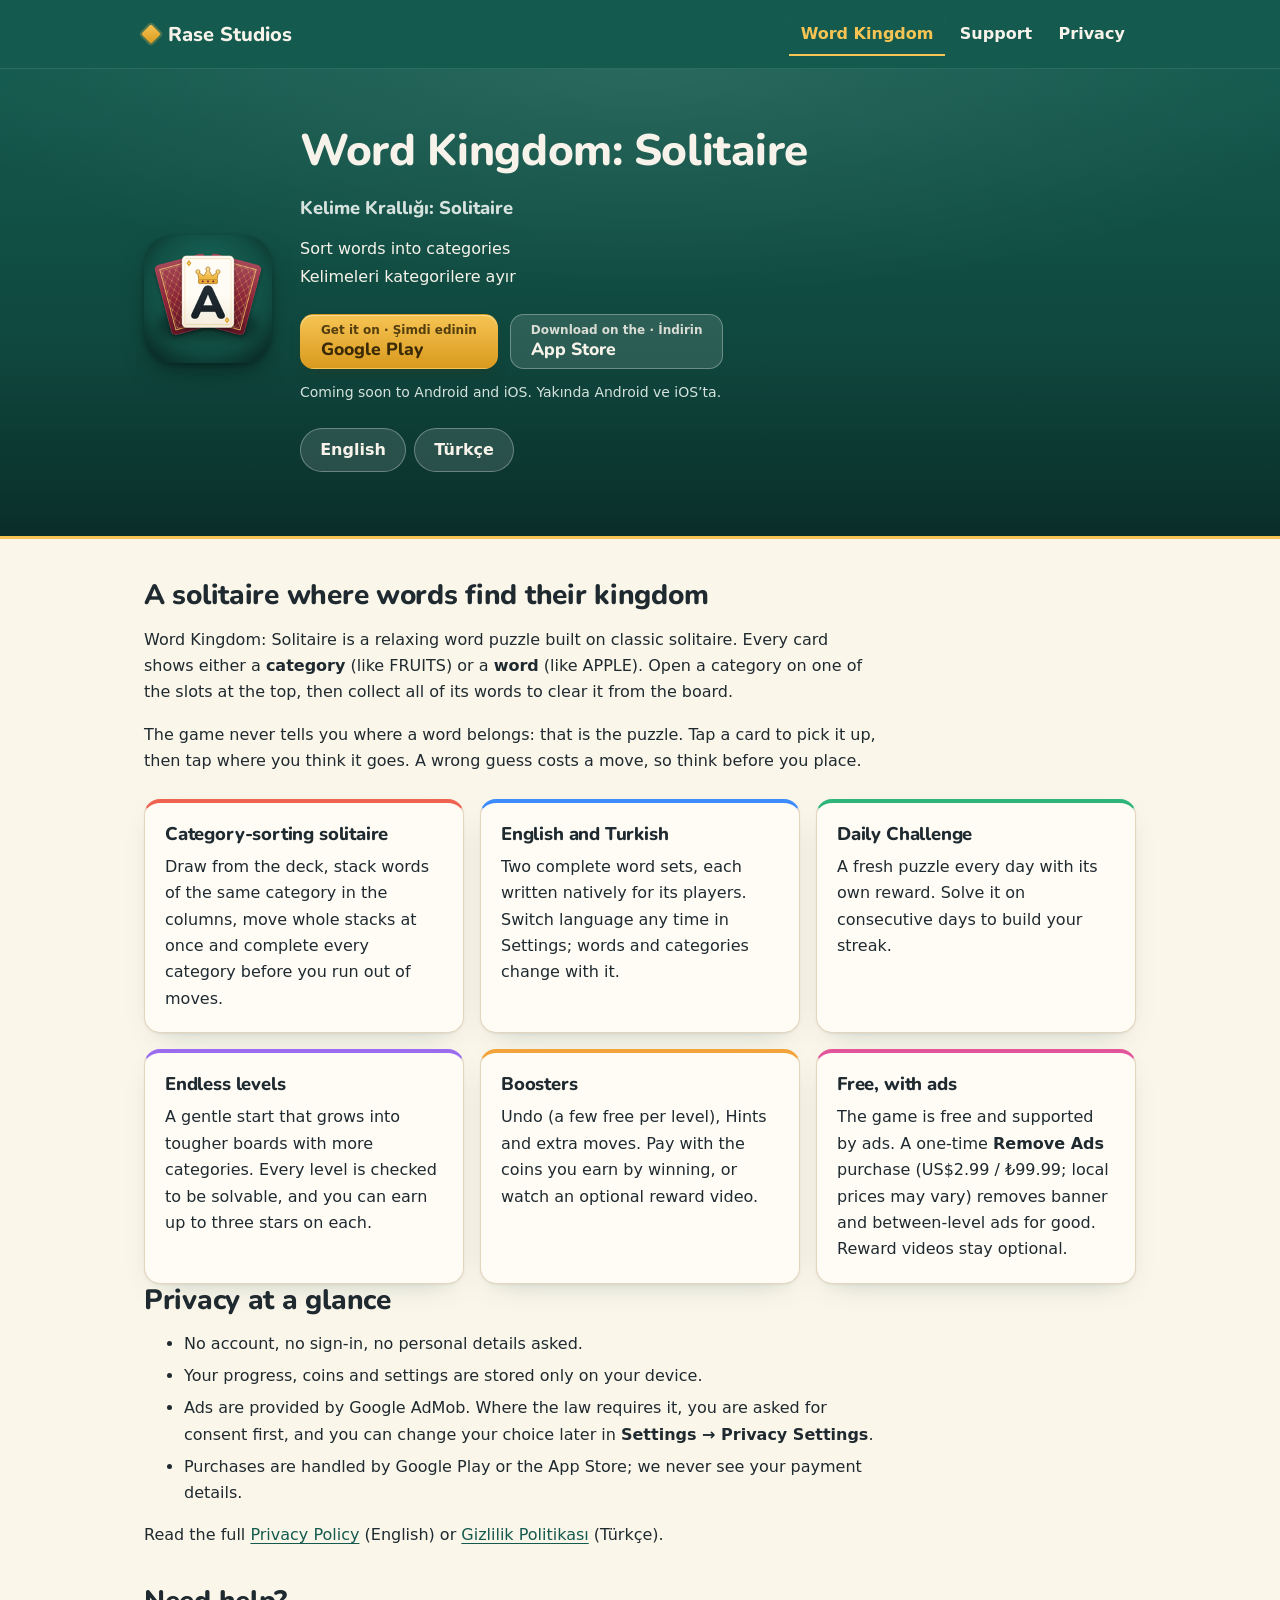
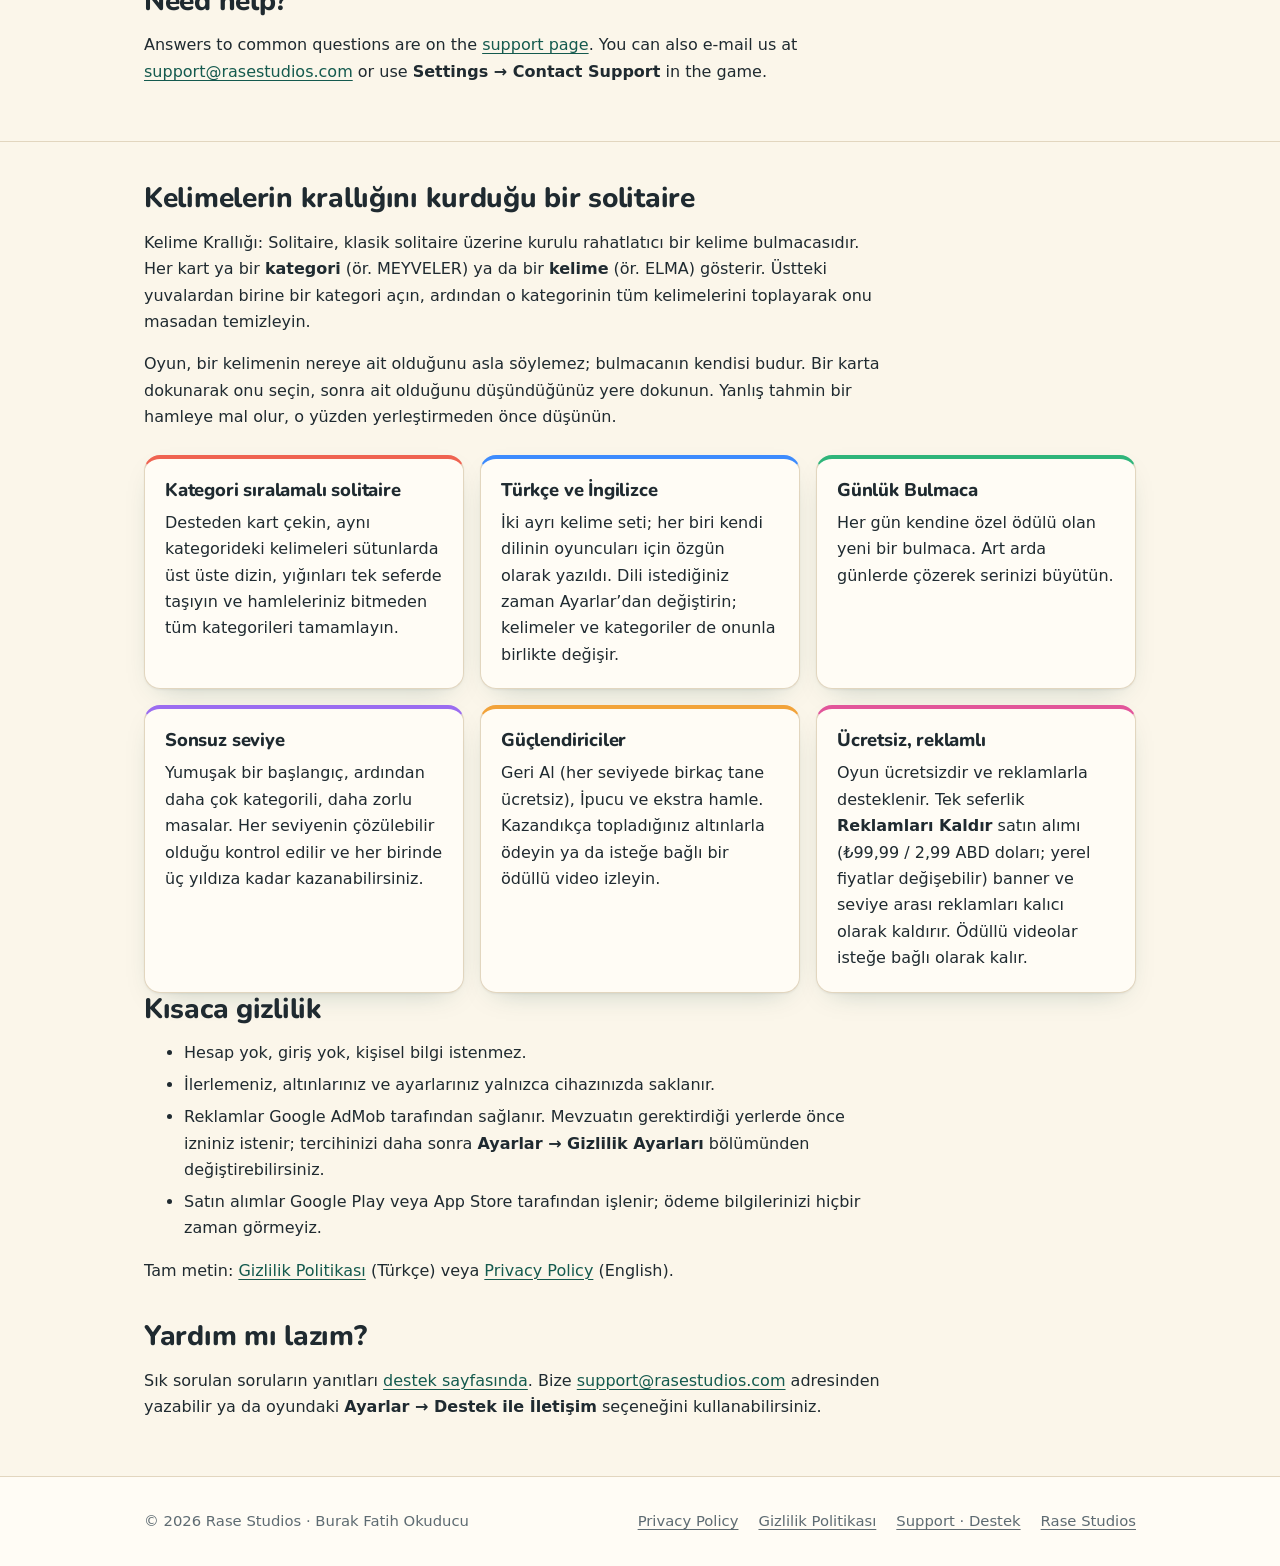
<file: word-kingdom/index.html>
<!doctype html>
<html lang="en">
<head>
  <meta charset="utf-8">
  <meta name="viewport" content="width=device-width, initial-scale=1, viewport-fit=cover">
  <meta http-equiv="Content-Security-Policy" content="default-src 'none'; style-src 'self'; img-src 'self'; font-src 'self'; base-uri 'none'; form-action 'none'">
  <meta name="referrer" content="strict-origin-when-cross-origin">
  <title>Word Kingdom: Solitaire · Kelime Krallığı: Solitaire – Rase Studios</title>
  <meta name="description" content="Word Kingdom: Solitaire (Kelime Krallığı: Solitaire) is a category-sorting word solitaire for Android and iOS with English and Turkish word sets, a Daily Challenge and optional boosters.">
  <meta name="color-scheme" content="light dark">
  <meta name="theme-color" content="#145a4e">
  <meta property="og:type" content="website">
  <meta property="og:site_name" content="Rase Studios">
  <meta property="og:title" content="Word Kingdom: Solitaire">
  <meta property="og:description" content="Sort words into categories · Kelimeleri kategorilere ayır">
  <link rel="icon" href="../favicon.ico" sizes="any">
  <link rel="icon" href="../assets/favicon-32.png" type="image/png" sizes="32x32">
  <link rel="apple-touch-icon" href="../assets/apple-touch-icon.png">
  <link rel="stylesheet" href="../assets/style.css">
</head>
<body>
  <a class="skip-link" href="#main">Skip to content</a>

  <header class="site-header felt">
    <div class="wrap">
      <a class="brand" href="../"><span class="brand-mark" aria-hidden="true"></span>Rase Studios</a>
      <nav class="site-nav" aria-label="Main">
        <ul>
          <li><a href="./" aria-current="page">Word Kingdom</a></li>
          <li><a href="support/">Support</a></li>
          <li><a href="privacy/">Privacy</a></li>
        </ul>
      </nav>
    </div>
  </header>

  <main id="main">
    <section class="hero felt banner" aria-labelledby="app-title">
      <div class="wrap hero-app">
        <img class="app-icon" src="../assets/icon-192.png" width="128" height="128" alt="App icon: a crowned card fanned between two burgundy card backs">
        <div>
          <h1 id="app-title">Word Kingdom: Solitaire</h1>
          <p class="subtitle" lang="tr">Kelime Krallığı: Solitaire</p>
          <ul class="taglines">
            <li>Sort words into categories</li>
            <li lang="tr">Kelimeleri kategorilere ayır</li>
          </ul>
          <div class="btn-row">
            <!-- TODO(release): replace "#" with the Google Play listing URL
                 (https://play.google.com/store/apps/details?id=com.kelimesolitaire.game)
                 once the app is live, and remove the "coming soon" note below. -->
            <a class="btn btn-gold store-btn" href="#">
              <span class="small">Get it on · Şimdi edinin</span>
              <span class="big">Google Play</span>
            </a>
            <!-- TODO(release): replace "#" with the App Store URL (https://apps.apple.com/app/id<APPLE_ID>)
                 once the app is live. -->
            <a class="btn btn-glass store-btn" href="#">
              <span class="small">Download on the · İndirin</span>
              <span class="big">App Store</span>
            </a>
          </div>
          <p class="store-note">Coming soon to Android and iOS. <span lang="tr">Yakında Android ve iOS’ta.</span></p>
          <ul class="lang-nav" aria-label="Language · Dil">
            <li><a class="btn btn-glass" href="#en">English</a></li>
            <li><a class="btn btn-glass" href="#tr" lang="tr" hreflang="tr">Türkçe</a></li>
          </ul>
        </div>
      </div>
    </section>

    <!-- ===================== English ===================== -->
    <section class="section" id="en" aria-labelledby="en-title">
      <div class="wrap">
        <div class="prose">
          <h2 id="en-title">A solitaire where words find their kingdom</h2>
          <p>Word Kingdom: Solitaire is a relaxing word puzzle built on classic solitaire. Every card shows either a <strong>category</strong> (like FRUITS) or a <strong>word</strong> (like APPLE). Open a category on one of the slots at the top, then collect all of its words to clear it from the board.</p>
          <p>The game never tells you where a word belongs: that is the puzzle. Tap a card to pick it up, then tap where you think it goes. A wrong guess costs a move, so think before you place.</p>
        </div>

        <ul class="features">
          <li class="card feature accent-coral">
            <h3>Category-sorting solitaire</h3>
            <p>Draw from the deck, stack words of the same category in the columns, move whole stacks at once and complete every category before you run out of moves.</p>
          </li>
          <li class="card feature accent-blue">
            <h3>English and Turkish</h3>
            <p>Two complete word sets, each written natively for its players. Switch language any time in Settings; words and categories change with it.</p>
          </li>
          <li class="card feature accent-emerald">
            <h3>Daily Challenge</h3>
            <p>A fresh puzzle every day with its own reward. Solve it on consecutive days to build your streak.</p>
          </li>
          <li class="card feature accent-violet">
            <h3>Endless levels</h3>
            <p>A gentle start that grows into tougher boards with more categories. Every level is checked to be solvable, and you can earn up to three stars on each.</p>
          </li>
          <li class="card feature accent-amber">
            <h3>Boosters</h3>
            <p>Undo (a few free per level), Hints and extra moves. Pay with the coins you earn by winning, or watch an optional reward video.</p>
          </li>
          <li class="card feature accent-pink">
            <h3>Free, with ads</h3>
            <p>The game is free and supported by ads. A one-time <strong>Remove Ads</strong> purchase (US$2.99 / ₺99.99; local prices may vary) removes banner and between-level ads for good. Reward videos stay optional.</p>
          </li>
        </ul>

        <div class="prose">
          <h2>Privacy at a glance</h2>
          <ul>
            <li>No account, no sign-in, no personal details asked.</li>
            <li>Your progress, coins and settings are stored only on your device.</li>
            <li>Ads are provided by Google AdMob. Where the law requires it, you are asked for consent first, and you can change your choice later in <strong>Settings → Privacy Settings</strong>.</li>
            <li>Purchases are handled by Google Play or the App Store; we never see your payment details.</li>
          </ul>
          <p>Read the full <a href="privacy/">Privacy Policy</a> (English) or <a href="gizlilik/" lang="tr" hreflang="tr">Gizlilik Politikası</a> (Türkçe).</p>

          <h2>Need help?</h2>
          <p>Answers to common questions are on the <a href="support/">support page</a>. You can also e-mail us at <a href="mailto:support@rasestudios.com">support@rasestudios.com</a> or use <strong>Settings → Contact Support</strong> in the game.</p>
        </div>
      </div>
    </section>

    <!-- ===================== Türkçe ===================== -->
    <section class="section" id="tr" lang="tr" aria-labelledby="tr-title">
      <div class="wrap">
        <div class="prose">
          <h2 id="tr-title">Kelimelerin krallığını kurduğu bir solitaire</h2>
          <p>Kelime Krallığı: Solitaire, klasik solitaire üzerine kurulu rahatlatıcı bir kelime bulmacasıdır. Her kart ya bir <strong>kategori</strong> (ör. MEYVELER) ya da bir <strong>kelime</strong> (ör. ELMA) gösterir. Üstteki yuvalardan birine bir kategori açın, ardından o kategorinin tüm kelimelerini toplayarak onu masadan temizleyin.</p>
          <p>Oyun, bir kelimenin nereye ait olduğunu asla söylemez; bulmacanın kendisi budur. Bir karta dokunarak onu seçin, sonra ait olduğunu düşündüğünüz yere dokunun. Yanlış tahmin bir hamleye mal olur, o yüzden yerleştirmeden önce düşünün.</p>
        </div>

        <ul class="features">
          <li class="card feature accent-coral">
            <h3>Kategori sıralamalı solitaire</h3>
            <p>Desteden kart çekin, aynı kategorideki kelimeleri sütunlarda üst üste dizin, yığınları tek seferde taşıyın ve hamleleriniz bitmeden tüm kategorileri tamamlayın.</p>
          </li>
          <li class="card feature accent-blue">
            <h3>Türkçe ve İngilizce</h3>
            <p>İki ayrı kelime seti; her biri kendi dilinin oyuncuları için özgün olarak yazıldı. Dili istediğiniz zaman Ayarlar’dan değiştirin; kelimeler ve kategoriler de onunla birlikte değişir.</p>
          </li>
          <li class="card feature accent-emerald">
            <h3>Günlük Bulmaca</h3>
            <p>Her gün kendine özel ödülü olan yeni bir bulmaca. Art arda günlerde çözerek serinizi büyütün.</p>
          </li>
          <li class="card feature accent-violet">
            <h3>Sonsuz seviye</h3>
            <p>Yumuşak bir başlangıç, ardından daha çok kategorili, daha zorlu masalar. Her seviyenin çözülebilir olduğu kontrol edilir ve her birinde üç yıldıza kadar kazanabilirsiniz.</p>
          </li>
          <li class="card feature accent-amber">
            <h3>Güçlendiriciler</h3>
            <p>Geri Al (her seviyede birkaç tane ücretsiz), İpucu ve ekstra hamle. Kazandıkça topladığınız altınlarla ödeyin ya da isteğe bağlı bir ödüllü video izleyin.</p>
          </li>
          <li class="card feature accent-pink">
            <h3>Ücretsiz, reklamlı</h3>
            <p>Oyun ücretsizdir ve reklamlarla desteklenir. Tek seferlik <strong>Reklamları Kaldır</strong> satın alımı (₺99,99 / 2,99 ABD doları; yerel fiyatlar değişebilir) banner ve seviye arası reklamları kalıcı olarak kaldırır. Ödüllü videolar isteğe bağlı olarak kalır.</p>
          </li>
        </ul>

        <div class="prose">
          <h2>Kısaca gizlilik</h2>
          <ul>
            <li>Hesap yok, giriş yok, kişisel bilgi istenmez.</li>
            <li>İlerlemeniz, altınlarınız ve ayarlarınız yalnızca cihazınızda saklanır.</li>
            <li>Reklamlar Google AdMob tarafından sağlanır. Mevzuatın gerektirdiği yerlerde önce izniniz istenir; tercihinizi daha sonra <strong>Ayarlar → Gizlilik Ayarları</strong> bölümünden değiştirebilirsiniz.</li>
            <li>Satın alımlar Google Play veya App Store tarafından işlenir; ödeme bilgilerinizi hiçbir zaman görmeyiz.</li>
          </ul>
          <p>Tam metin: <a href="gizlilik/">Gizlilik Politikası</a> (Türkçe) veya <a href="privacy/" lang="en" hreflang="en">Privacy Policy</a> (English).</p>

          <h2>Yardım mı lazım?</h2>
          <p>Sık sorulan soruların yanıtları <a href="support/#tr">destek sayfasında</a>. Bize <a href="mailto:support@rasestudios.com">support@rasestudios.com</a> adresinden yazabilir ya da oyundaki <strong>Ayarlar → Destek ile İletişim</strong> seçeneğini kullanabilirsiniz.</p>
        </div>
      </div>
    </section>
  </main>

  <footer class="site-footer">
    <div class="wrap">
      <p>© 2026 Rase Studios · Burak Fatih Okuducu</p>
      <ul>
        <li><a href="privacy/">Privacy Policy</a></li>
        <li><a href="gizlilik/" lang="tr" hreflang="tr">Gizlilik Politikası</a></li>
        <li><a href="support/">Support · Destek</a></li>
        <li><a href="../">Rase Studios</a></li>
      </ul>
    </div>
  </footer>
</body>
</html>
</file>
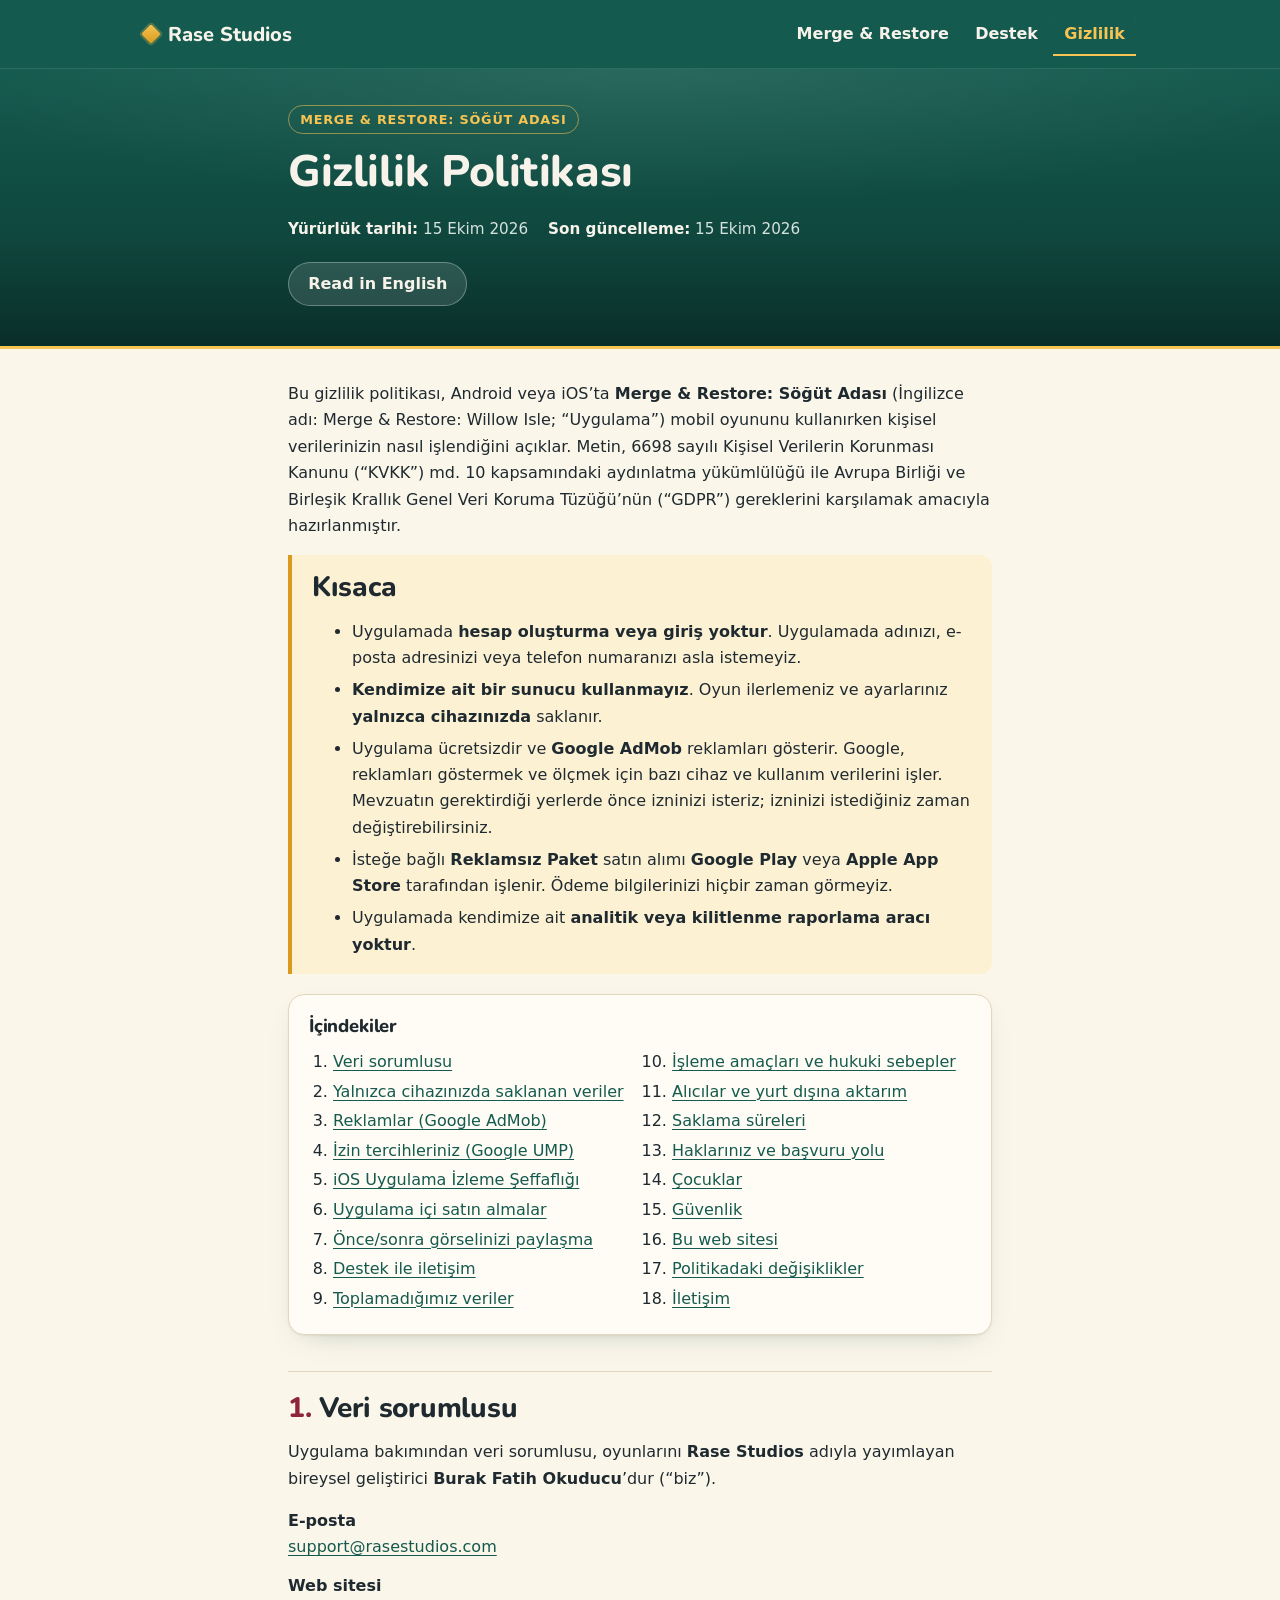
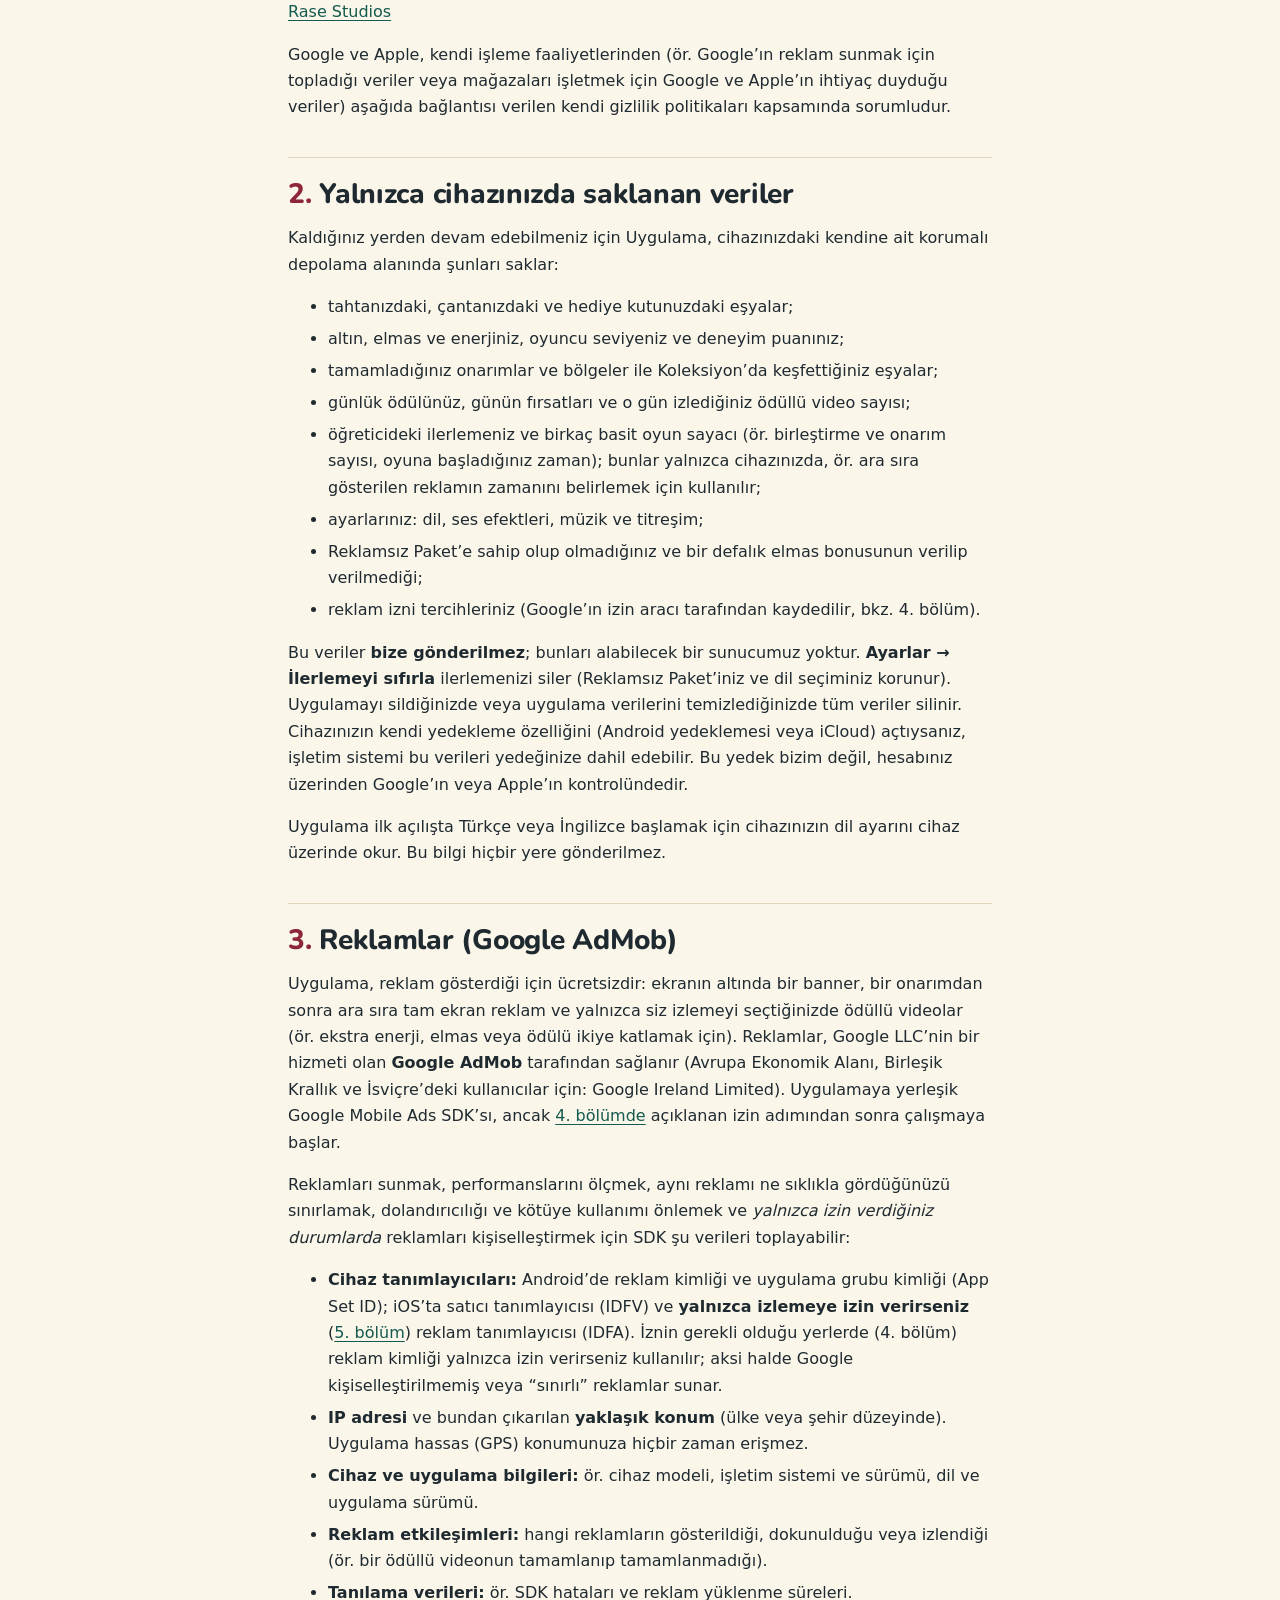
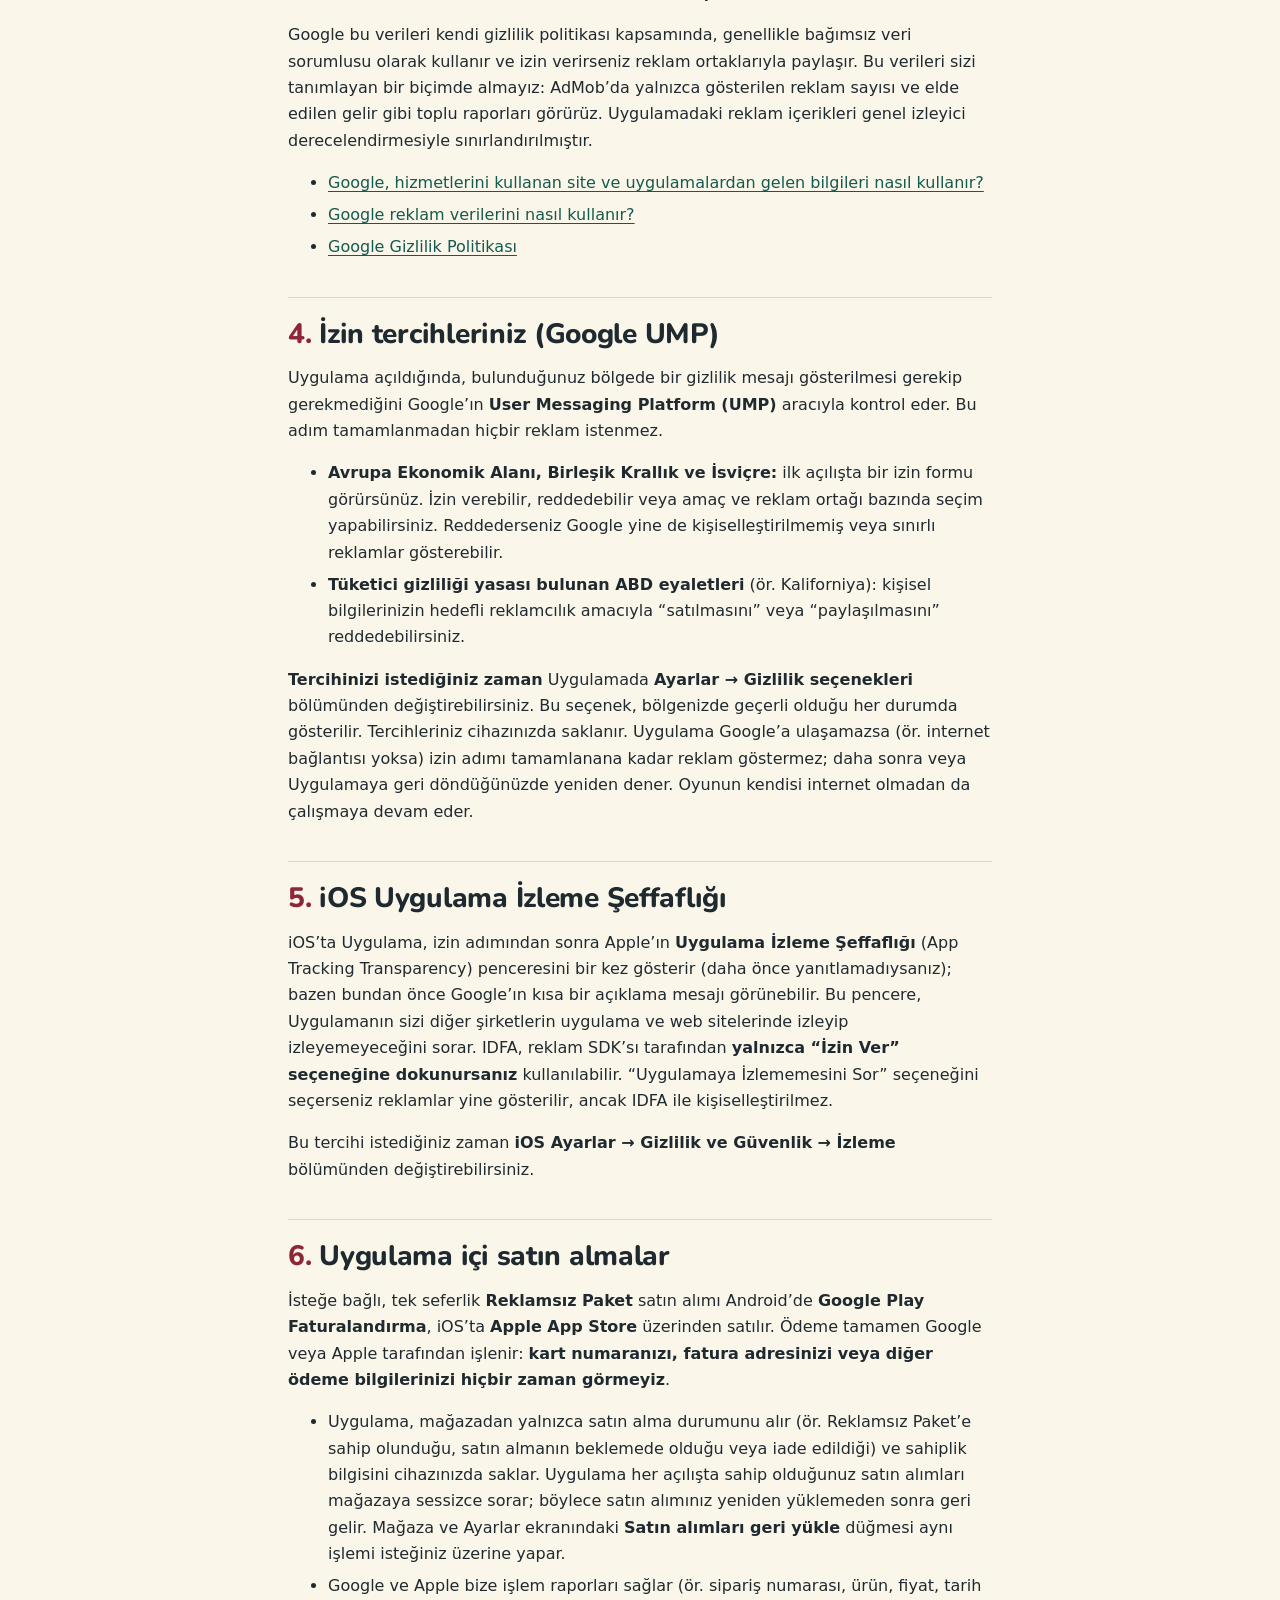
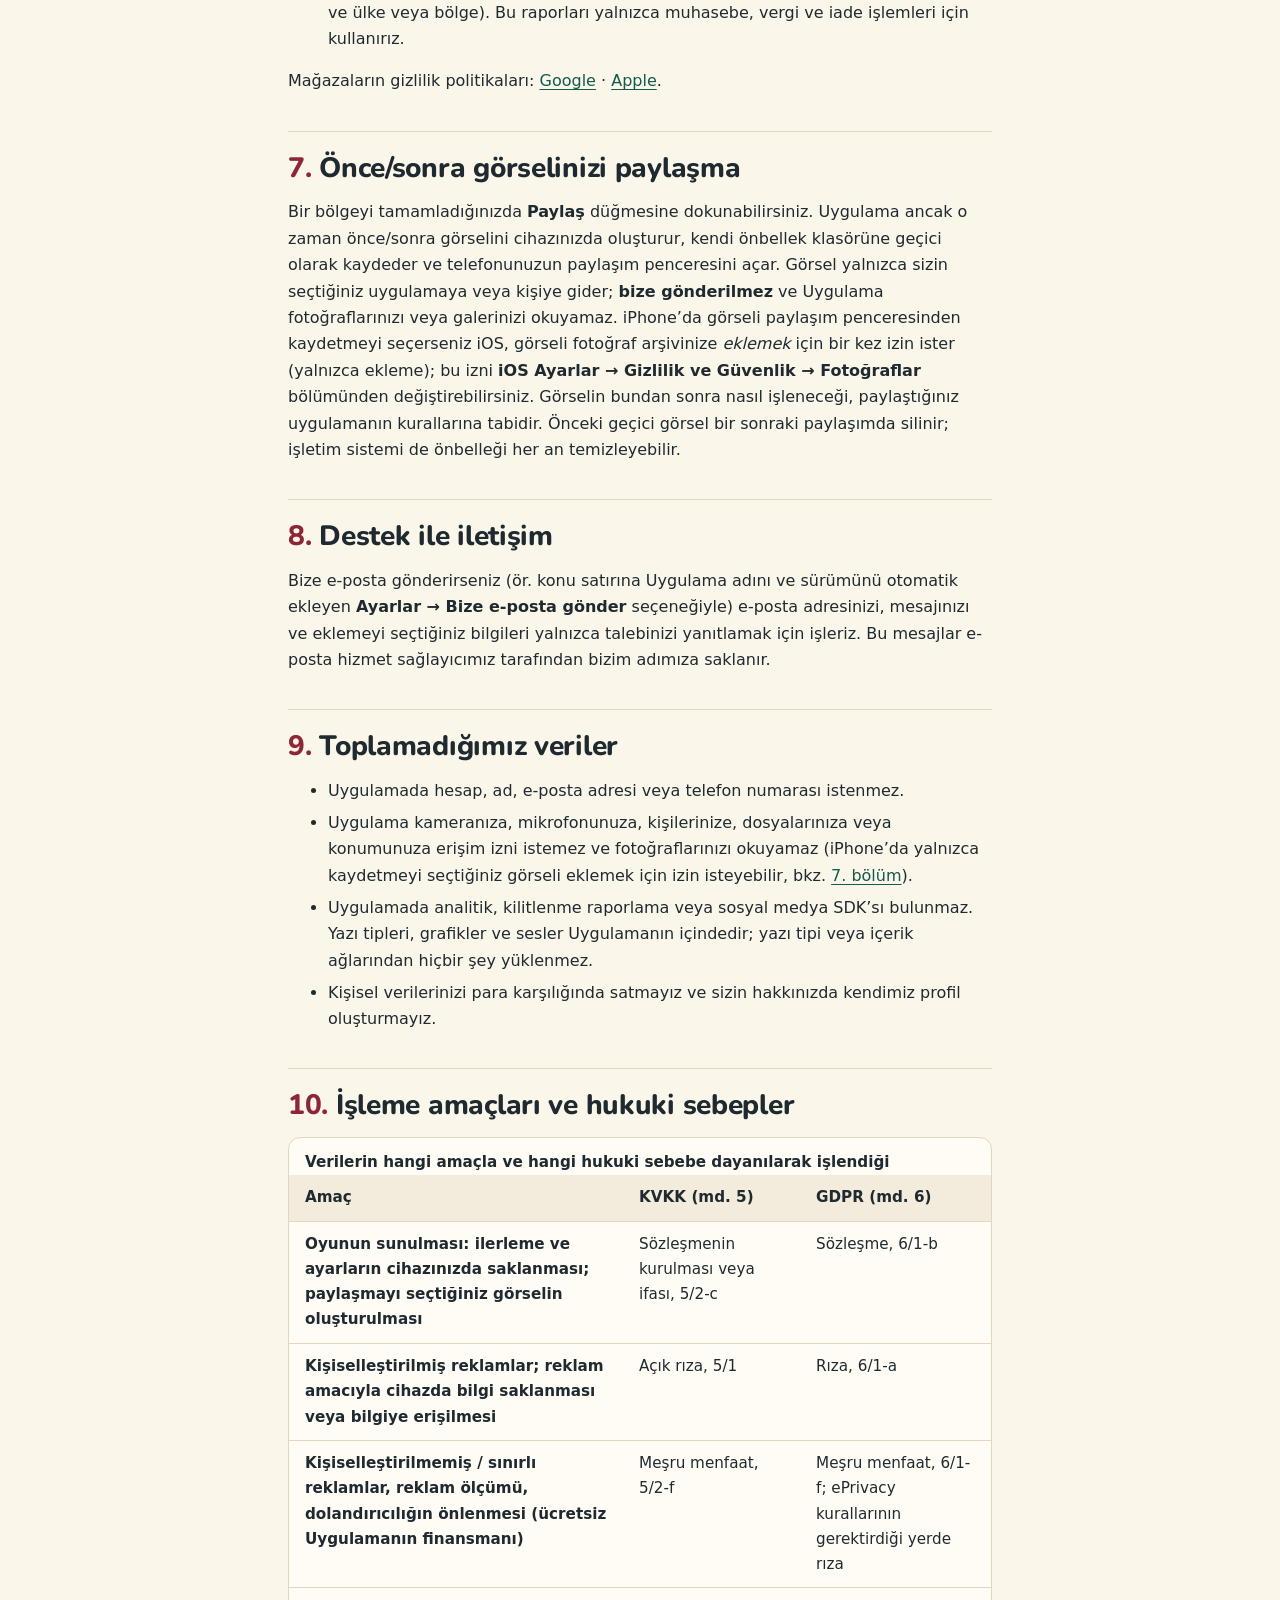
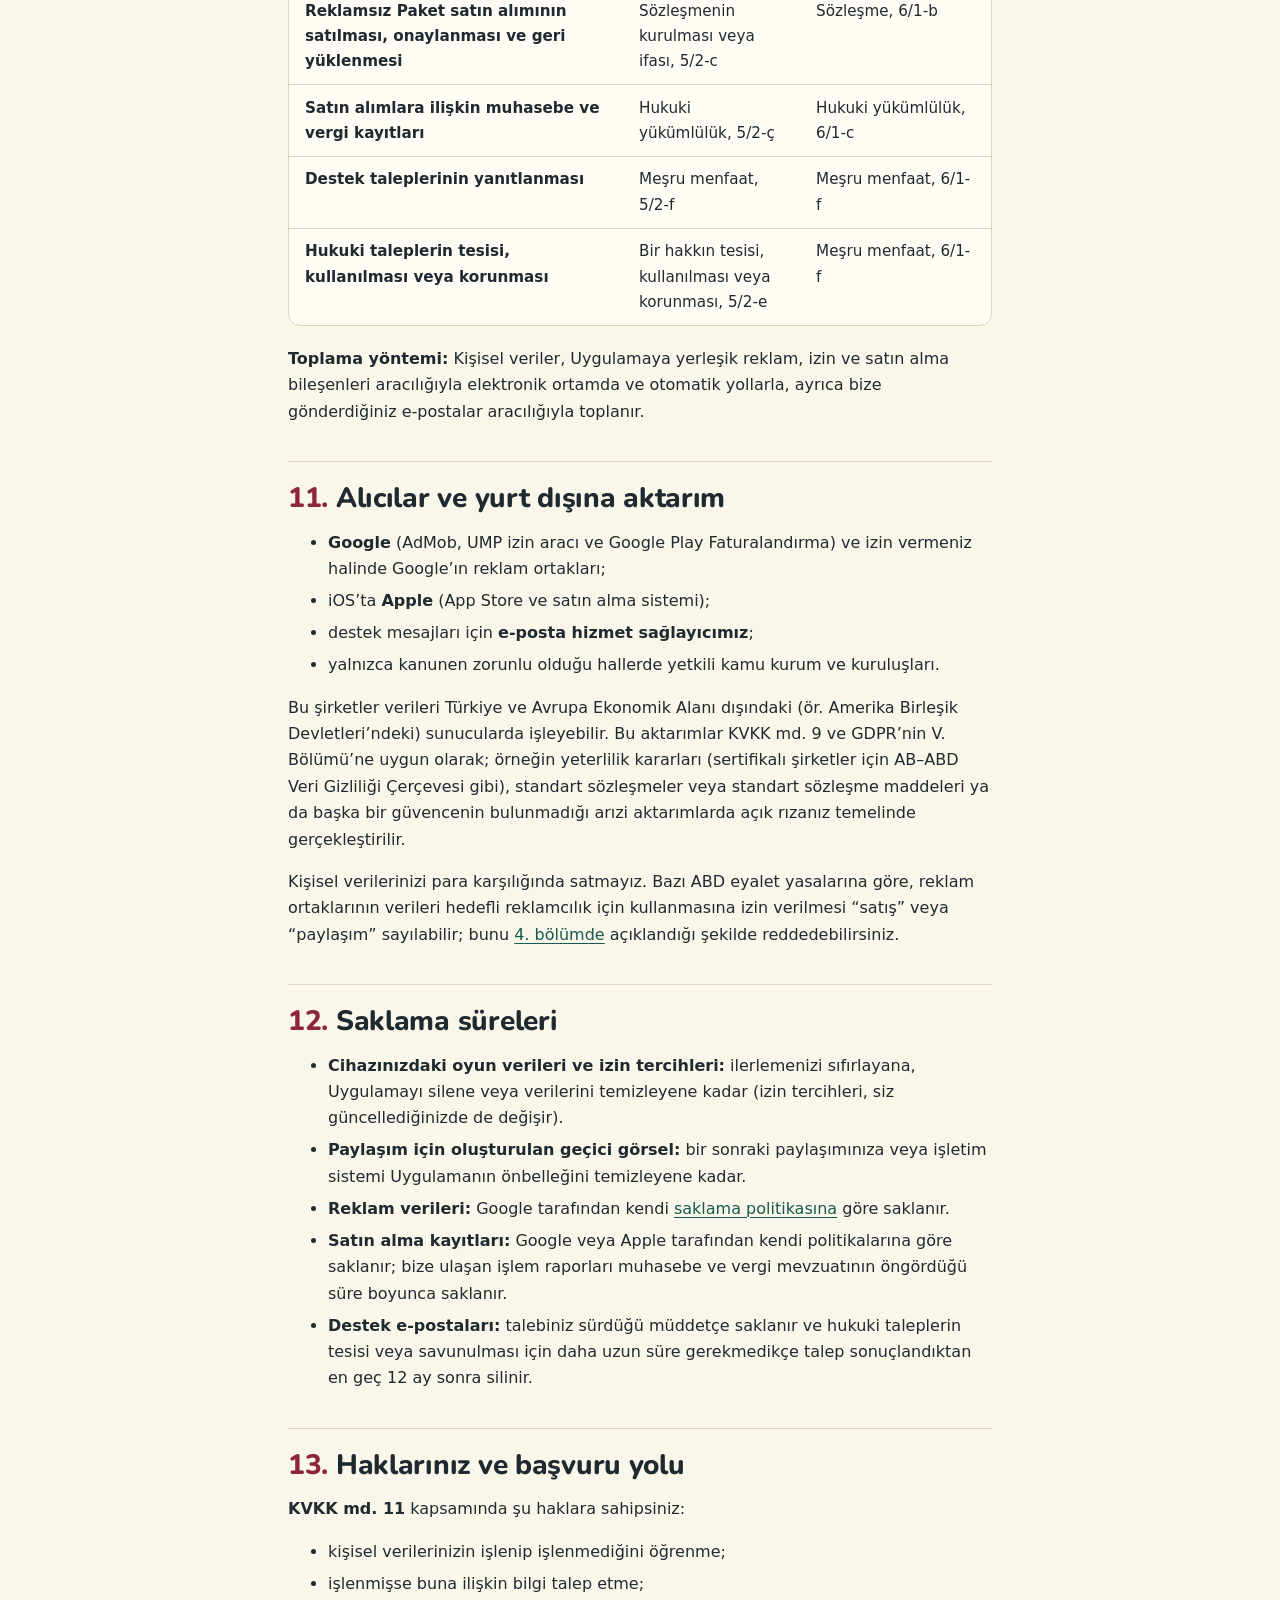
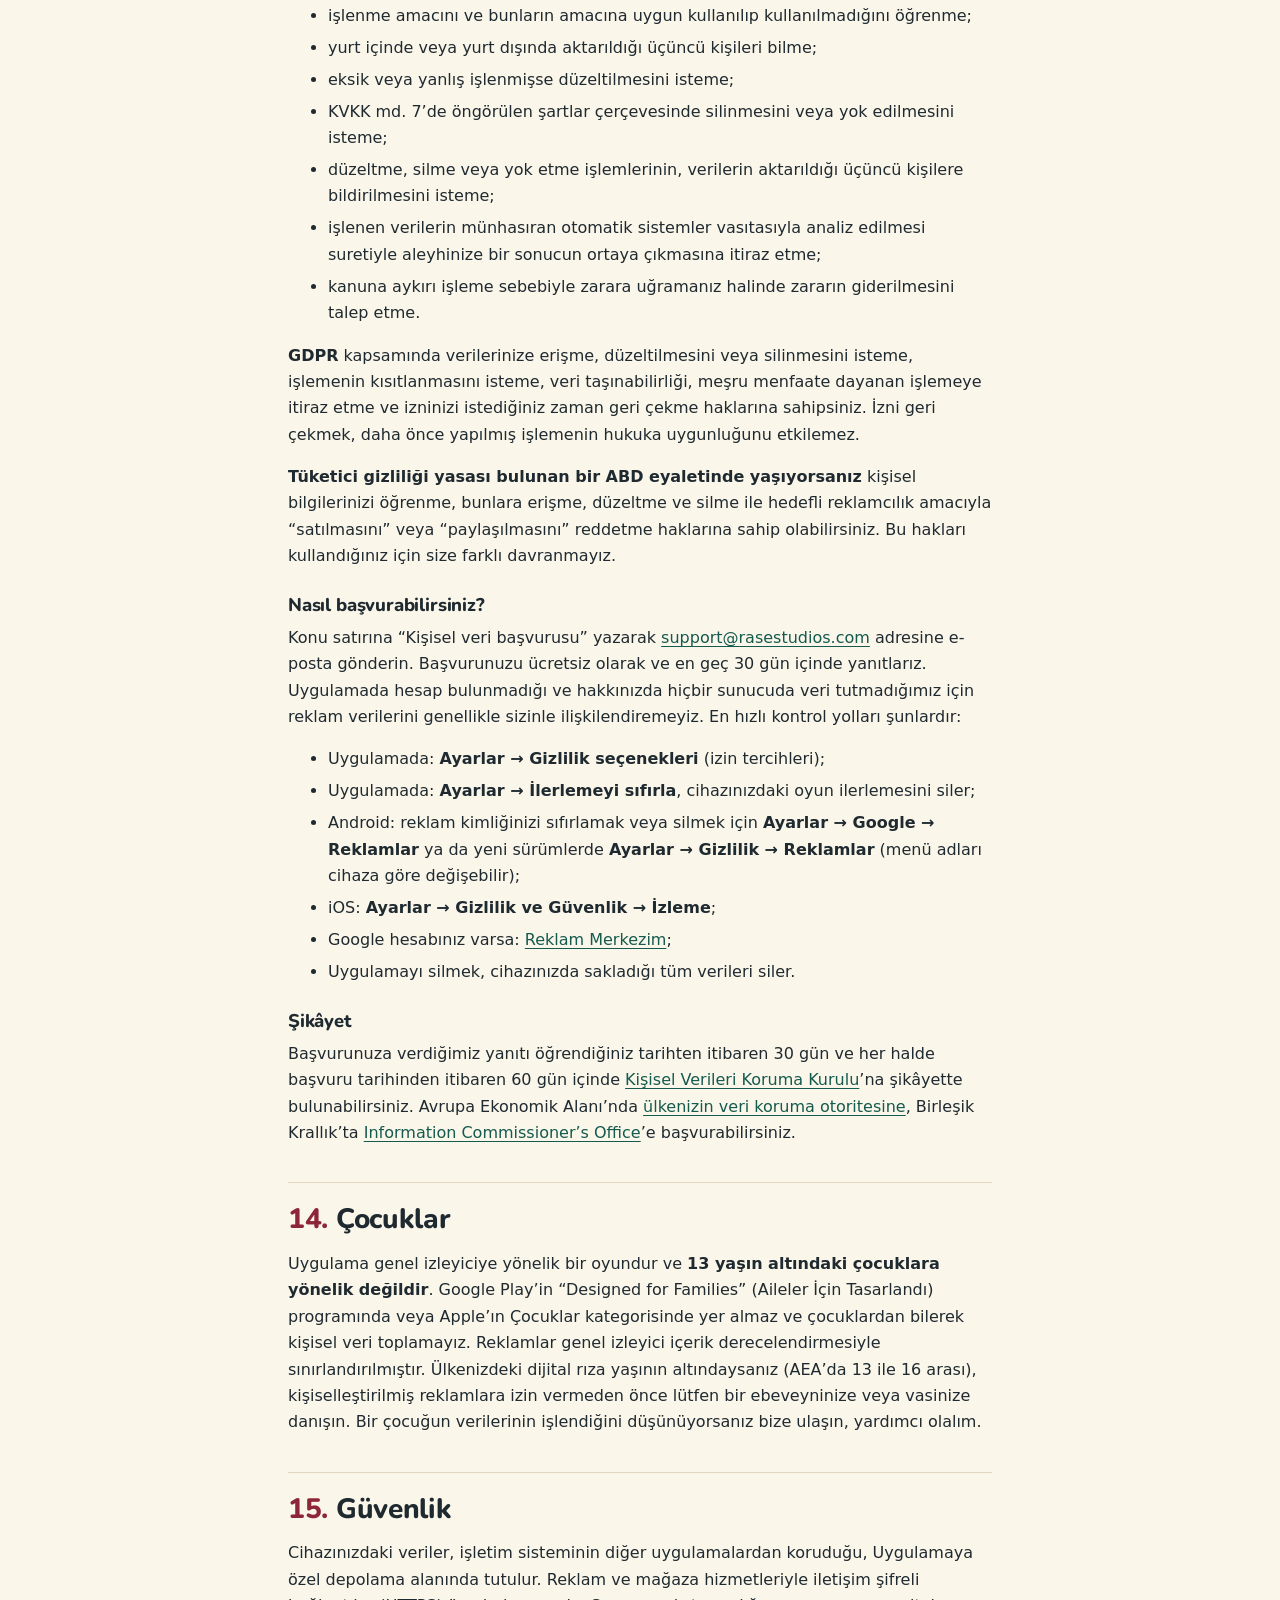
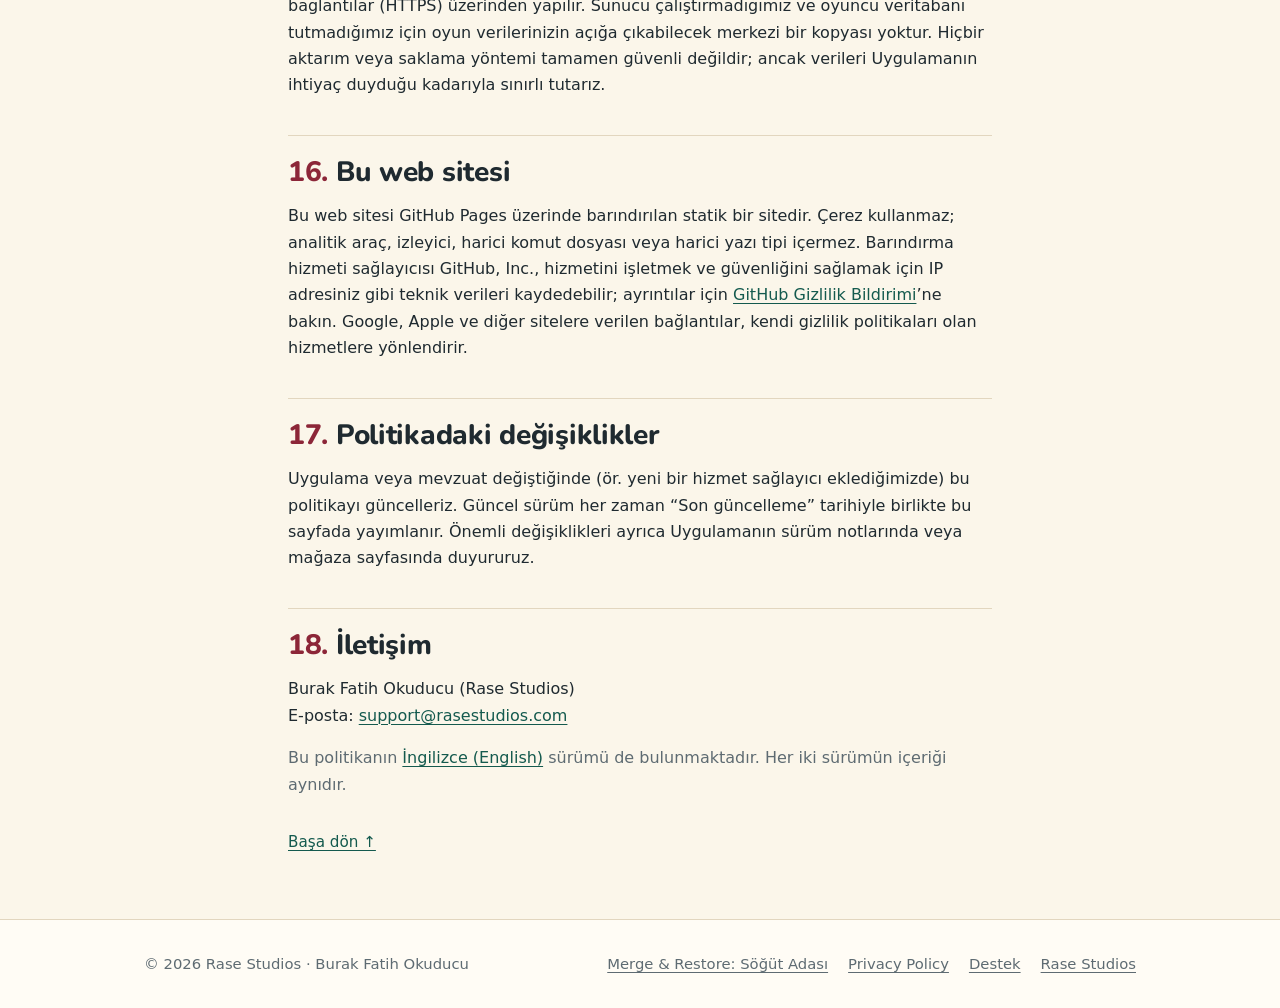
<file: merge-restore/gizlilik/index.html>
<!doctype html>
<html lang="tr">
<head>
  <meta charset="utf-8">
  <meta name="viewport" content="width=device-width, initial-scale=1, viewport-fit=cover">
  <meta http-equiv="Content-Security-Policy" content="default-src 'none'; style-src 'self'; img-src 'self'; font-src 'self'; base-uri 'none'; form-action 'none'">
  <meta name="referrer" content="strict-origin-when-cross-origin">
  <title>Gizlilik Politikası – Merge &amp; Restore: Söğüt Adası</title>
  <meta name="description" content="Rase Studios tarafından geliştirilen Merge &amp; Restore: Söğüt Adası oyununun gizlilik politikası ve KVKK aydınlatma metni: hangi verilerin, hangi amaçla işlendiği ve KVKK ile GDPR kapsamındaki haklarınız.">
  <meta name="color-scheme" content="light dark">
  <meta name="theme-color" content="#145a4e">
  <link rel="alternate" hreflang="en" href="../privacy/">
  <link rel="icon" href="../../favicon.ico" sizes="any">
  <link rel="icon" href="../../assets/favicon-32.png" type="image/png" sizes="32x32">
  <link rel="apple-touch-icon" href="../../assets/apple-touch-icon.png">
  <link rel="stylesheet" href="../../assets/style.css">
</head>
<body>
  <a class="skip-link" href="#main">İçeriğe geç</a>

  <header class="site-header felt">
    <div class="wrap">
      <a class="brand" href="../../"><span class="brand-mark" aria-hidden="true"></span>Rase Studios</a>
      <nav class="site-nav" aria-label="Ana menü">
        <ul>
          <li><a href="../#tr">Merge &amp; Restore</a></li>
          <li><a href="../support/#tr">Destek</a></li>
          <li><a href="./" aria-current="page">Gizlilik</a></li>
        </ul>
      </nav>
    </div>
  </header>

  <main id="main">
    <div class="doc-header felt banner">
      <div class="wrap prose">
        <p class="eyebrow">Merge &amp; Restore: Söğüt Adası</p>
        <h1 id="top">Gizlilik Politikası</h1>
        <ul class="doc-meta">
          <li><strong>Yürürlük tarihi:</strong> <time datetime="2026-10-15">15 Ekim 2026</time></li>
          <li><strong>Son güncelleme:</strong> <time datetime="2026-10-15">15 Ekim 2026</time></li>
        </ul>
        <div class="doc-actions">
          <a class="btn btn-glass" href="../privacy/" lang="en" hreflang="en">Read in English</a>
        </div>
      </div>
    </div>

    <div class="doc">
      <div class="wrap prose">
        <p>Bu gizlilik politikası, Android veya iOS’ta <strong>Merge &amp; Restore: Söğüt Adası</strong> (İngilizce adı: <span lang="en">Merge &amp; Restore: Willow Isle</span>; “Uygulama”) mobil oyununu kullanırken kişisel verilerinizin nasıl işlendiğini açıklar. Metin, 6698 sayılı Kişisel Verilerin Korunması Kanunu (“KVKK”) md. 10 kapsamındaki aydınlatma yükümlülüğü ile Avrupa Birliği ve Birleşik Krallık Genel Veri Koruma Tüzüğü’nün (“GDPR”) gereklerini karşılamak amacıyla hazırlanmıştır.</p>

        <section class="callout" aria-labelledby="ozet">
          <h2 id="ozet">Kısaca</h2>
          <ul>
            <li>Uygulamada <strong>hesap oluşturma veya giriş yoktur</strong>. Uygulamada adınızı, e-posta adresinizi veya telefon numaranızı asla istemeyiz.</li>
            <li><strong>Kendimize ait bir sunucu kullanmayız</strong>. Oyun ilerlemeniz ve ayarlarınız <strong>yalnızca cihazınızda</strong> saklanır.</li>
            <li>Uygulama ücretsizdir ve <strong>Google AdMob</strong> reklamları gösterir. Google, reklamları göstermek ve ölçmek için bazı cihaz ve kullanım verilerini işler. Mevzuatın gerektirdiği yerlerde önce izninizi isteriz; izninizi istediğiniz zaman değiştirebilirsiniz.</li>
            <li>İsteğe bağlı <strong>Reklamsız Paket</strong> satın alımı <strong>Google Play</strong> veya <strong>Apple App Store</strong> tarafından işlenir. Ödeme bilgilerinizi hiçbir zaman görmeyiz.</li>
            <li>Uygulamada kendimize ait <strong>analitik veya kilitlenme raporlama aracı yoktur</strong>.</li>
          </ul>
        </section>

        <nav class="toc card" aria-labelledby="toc-title">
          <h2 id="toc-title">İçindekiler</h2>
          <ol>
            <li><a href="#veri-sorumlusu">Veri sorumlusu</a></li>
            <li><a href="#cihazda">Yalnızca cihazınızda saklanan veriler</a></li>
            <li><a href="#reklamlar">Reklamlar (Google AdMob)</a></li>
            <li><a href="#izin">İzin tercihleriniz (Google UMP)</a></li>
            <li><a href="#att">iOS Uygulama İzleme Şeffaflığı</a></li>
            <li><a href="#satin-alma">Uygulama içi satın almalar</a></li>
            <li><a href="#paylasim">Önce/sonra görselinizi paylaşma</a></li>
            <li><a href="#destek">Destek ile iletişim</a></li>
            <li><a href="#toplamadiklarimiz">Toplamadığımız veriler</a></li>
            <li><a href="#hukuki-sebepler">İşleme amaçları ve hukuki sebepler</a></li>
            <li><a href="#aktarim">Alıcılar ve yurt dışına aktarım</a></li>
            <li><a href="#saklama">Saklama süreleri</a></li>
            <li><a href="#haklar">Haklarınız ve başvuru yolu</a></li>
            <li><a href="#cocuklar">Çocuklar</a></li>
            <li><a href="#guvenlik">Güvenlik</a></li>
            <li><a href="#web-sitesi">Bu web sitesi</a></li>
            <li><a href="#degisiklikler">Politikadaki değişiklikler</a></li>
            <li><a href="#iletisim">İletişim</a></li>
          </ol>
        </nav>

        <h2 id="veri-sorumlusu"><span class="num">1.</span> Veri sorumlusu</h2>
        <p>Uygulama bakımından veri sorumlusu, oyunlarını <strong>Rase Studios</strong> adıyla yayımlayan bireysel geliştirici <strong>Burak Fatih Okuducu</strong>’dur (“biz”).</p>
        <dl class="contact">
          <dt>E-posta</dt>
          <dd><a href="mailto:support@rasestudios.com">support@rasestudios.com</a></dd>
          <dt>Web sitesi</dt>
          <dd><a href="../../">Rase Studios</a></dd>
        </dl>
        <p>Google ve Apple, kendi işleme faaliyetlerinden (ör. Google’ın reklam sunmak için topladığı veriler veya mağazaları işletmek için Google ve Apple’ın ihtiyaç duyduğu veriler) aşağıda bağlantısı verilen kendi gizlilik politikaları kapsamında sorumludur.</p>

        <h2 id="cihazda"><span class="num">2.</span> Yalnızca cihazınızda saklanan veriler</h2>
        <p>Kaldığınız yerden devam edebilmeniz için Uygulama, cihazınızdaki kendine ait korumalı depolama alanında şunları saklar:</p>
        <ul>
          <li>tahtanızdaki, çantanızdaki ve hediye kutunuzdaki eşyalar;</li>
          <li>altın, elmas ve enerjiniz, oyuncu seviyeniz ve deneyim puanınız;</li>
          <li>tamamladığınız onarımlar ve bölgeler ile Koleksiyon’da keşfettiğiniz eşyalar;</li>
          <li>günlük ödülünüz, günün fırsatları ve o gün izlediğiniz ödüllü video sayısı;</li>
          <li>öğreticideki ilerlemeniz ve birkaç basit oyun sayacı (ör. birleştirme ve onarım sayısı, oyuna başladığınız zaman); bunlar yalnızca cihazınızda, ör. ara sıra gösterilen reklamın zamanını belirlemek için kullanılır;</li>
          <li>ayarlarınız: dil, ses efektleri, müzik ve titreşim;</li>
          <li>Reklamsız Paket’e sahip olup olmadığınız ve bir defalık elmas bonusunun verilip verilmediği;</li>
          <li>reklam izni tercihleriniz (Google’ın izin aracı tarafından kaydedilir, bkz. 4. bölüm).</li>
        </ul>
        <p>Bu veriler <strong>bize gönderilmez</strong>; bunları alabilecek bir sunucumuz yoktur. <strong>Ayarlar → İlerlemeyi sıfırla</strong> ilerlemenizi siler (Reklamsız Paket’iniz ve dil seçiminiz korunur). Uygulamayı sildiğinizde veya uygulama verilerini temizlediğinizde tüm veriler silinir. Cihazınızın kendi yedekleme özelliğini (Android yedeklemesi veya iCloud) açtıysanız, işletim sistemi bu verileri yedeğinize dahil edebilir. Bu yedek bizim değil, hesabınız üzerinden Google’ın veya Apple’ın kontrolündedir.</p>
        <p>Uygulama ilk açılışta Türkçe veya İngilizce başlamak için cihazınızın dil ayarını cihaz üzerinde okur. Bu bilgi hiçbir yere gönderilmez.</p>

        <h2 id="reklamlar"><span class="num">3.</span> Reklamlar (Google AdMob)</h2>
        <p>Uygulama, reklam gösterdiği için ücretsizdir: ekranın altında bir banner, bir onarımdan sonra ara sıra tam ekran reklam ve yalnızca siz izlemeyi seçtiğinizde ödüllü videolar (ör. ekstra enerji, elmas veya ödülü ikiye katlamak için). Reklamlar, Google LLC’nin bir hizmeti olan <strong>Google AdMob</strong> tarafından sağlanır (Avrupa Ekonomik Alanı, Birleşik Krallık ve İsviçre’deki kullanıcılar için: Google Ireland Limited). Uygulamaya yerleşik Google Mobile Ads SDK’sı, ancak <a href="#izin">4. bölümde</a> açıklanan izin adımından sonra çalışmaya başlar.</p>
        <p>Reklamları sunmak, performanslarını ölçmek, aynı reklamı ne sıklıkla gördüğünüzü sınırlamak, dolandırıcılığı ve kötüye kullanımı önlemek ve <em>yalnızca izin verdiğiniz durumlarda</em> reklamları kişiselleştirmek için SDK şu verileri toplayabilir:</p>
        <ul>
          <li><strong>Cihaz tanımlayıcıları:</strong> Android’de reklam kimliği ve uygulama grubu kimliği (App Set ID); iOS’ta satıcı tanımlayıcısı (IDFV) ve <strong>yalnızca izlemeye izin verirseniz</strong> (<a href="#att">5. bölüm</a>) reklam tanımlayıcısı (IDFA). İznin gerekli olduğu yerlerde (4. bölüm) reklam kimliği yalnızca izin verirseniz kullanılır; aksi halde Google kişiselleştirilmemiş veya “sınırlı” reklamlar sunar.</li>
          <li><strong>IP adresi</strong> ve bundan çıkarılan <strong>yaklaşık konum</strong> (ülke veya şehir düzeyinde). Uygulama hassas (GPS) konumunuza hiçbir zaman erişmez.</li>
          <li><strong>Cihaz ve uygulama bilgileri:</strong> ör. cihaz modeli, işletim sistemi ve sürümü, dil ve uygulama sürümü.</li>
          <li><strong>Reklam etkileşimleri:</strong> hangi reklamların gösterildiği, dokunulduğu veya izlendiği (ör. bir ödüllü videonun tamamlanıp tamamlanmadığı).</li>
          <li><strong>Tanılama verileri:</strong> ör. SDK hataları ve reklam yüklenme süreleri.</li>
        </ul>
        <p>Google bu verileri kendi gizlilik politikası kapsamında, genellikle bağımsız veri sorumlusu olarak kullanır ve izin verirseniz reklam ortaklarıyla paylaşır. Bu verileri sizi tanımlayan bir biçimde almayız: AdMob’da yalnızca gösterilen reklam sayısı ve elde edilen gelir gibi toplu raporları görürüz. Uygulamadaki reklam içerikleri genel izleyici derecelendirmesiyle sınırlandırılmıştır.</p>
        <ul>
          <li><a href="https://policies.google.com/technologies/partner-sites?hl=tr">Google, hizmetlerini kullanan site ve uygulamalardan gelen bilgileri nasıl kullanır?</a></li>
          <li><a href="https://policies.google.com/technologies/ads?hl=tr">Google reklam verilerini nasıl kullanır?</a></li>
          <li><a href="https://policies.google.com/privacy?hl=tr">Google Gizlilik Politikası</a></li>
        </ul>

        <h2 id="izin"><span class="num">4.</span> İzin tercihleriniz (Google UMP)</h2>
        <p>Uygulama açıldığında, bulunduğunuz bölgede bir gizlilik mesajı gösterilmesi gerekip gerekmediğini Google’ın <strong>User Messaging Platform (UMP)</strong> aracıyla kontrol eder. Bu adım tamamlanmadan hiçbir reklam istenmez.</p>
        <ul>
          <li><strong>Avrupa Ekonomik Alanı, Birleşik Krallık ve İsviçre:</strong> ilk açılışta bir izin formu görürsünüz. İzin verebilir, reddedebilir veya amaç ve reklam ortağı bazında seçim yapabilirsiniz. Reddederseniz Google yine de kişiselleştirilmemiş veya sınırlı reklamlar gösterebilir.</li>
          <li><strong>Tüketici gizliliği yasası bulunan ABD eyaletleri</strong> (ör. Kaliforniya): kişisel bilgilerinizin hedefli reklamcılık amacıyla “satılmasını” veya “paylaşılmasını” reddedebilirsiniz.</li>
        </ul>
        <p><strong>Tercihinizi istediğiniz zaman</strong> Uygulamada <strong>Ayarlar → Gizlilik seçenekleri</strong> bölümünden değiştirebilirsiniz. Bu seçenek, bölgenizde geçerli olduğu her durumda gösterilir. Tercihleriniz cihazınızda saklanır. Uygulama Google’a ulaşamazsa (ör. internet bağlantısı yoksa) izin adımı tamamlanana kadar reklam göstermez; daha sonra veya Uygulamaya geri döndüğünüzde yeniden dener. Oyunun kendisi internet olmadan da çalışmaya devam eder.</p>

        <h2 id="att"><span class="num">5.</span> iOS Uygulama İzleme Şeffaflığı</h2>
        <p>iOS’ta Uygulama, izin adımından sonra Apple’ın <strong>Uygulama İzleme Şeffaflığı</strong> (App Tracking Transparency) penceresini bir kez gösterir (daha önce yanıtlamadıysanız); bazen bundan önce Google’ın kısa bir açıklama mesajı görünebilir. Bu pencere, Uygulamanın sizi diğer şirketlerin uygulama ve web sitelerinde izleyip izleyemeyeceğini sorar. IDFA, reklam SDK’sı tarafından <strong>yalnızca “İzin Ver” seçeneğine dokunursanız</strong> kullanılabilir. “Uygulamaya İzlememesini Sor” seçeneğini seçerseniz reklamlar yine gösterilir, ancak IDFA ile kişiselleştirilmez.</p>
        <p>Bu tercihi istediğiniz zaman <strong>iOS Ayarlar → Gizlilik ve Güvenlik → İzleme</strong> bölümünden değiştirebilirsiniz.</p>

        <h2 id="satin-alma"><span class="num">6.</span> Uygulama içi satın almalar</h2>
        <p>İsteğe bağlı, tek seferlik <strong>Reklamsız Paket</strong> satın alımı Android’de <strong>Google Play Faturalandırma</strong>, iOS’ta <strong>Apple App Store</strong> üzerinden satılır. Ödeme tamamen Google veya Apple tarafından işlenir: <strong>kart numaranızı, fatura adresinizi veya diğer ödeme bilgilerinizi hiçbir zaman görmeyiz</strong>.</p>
        <ul>
          <li>Uygulama, mağazadan yalnızca satın alma durumunu alır (ör. Reklamsız Paket’e sahip olunduğu, satın almanın beklemede olduğu veya iade edildiği) ve sahiplik bilgisini cihazınızda saklar. Uygulama her açılışta sahip olduğunuz satın alımları mağazaya sessizce sorar; böylece satın alımınız yeniden yüklemeden sonra geri gelir. Mağaza ve Ayarlar ekranındaki <strong>Satın alımları geri yükle</strong> düğmesi aynı işlemi isteğiniz üzerine yapar.</li>
          <li>Google ve Apple bize işlem raporları sağlar (ör. sipariş numarası, ürün, fiyat, tarih ve ülke veya bölge). Bu raporları yalnızca muhasebe, vergi ve iade işlemleri için kullanırız.</li>
        </ul>
        <p>Mağazaların gizlilik politikaları: <a href="https://policies.google.com/privacy?hl=tr">Google</a> · <a href="https://www.apple.com/tr/legal/privacy/">Apple</a>.</p>

        <h2 id="paylasim"><span class="num">7.</span> Önce/sonra görselinizi paylaşma</h2>
        <p>Bir bölgeyi tamamladığınızda <strong>Paylaş</strong> düğmesine dokunabilirsiniz. Uygulama ancak o zaman önce/sonra görselini cihazınızda oluşturur, kendi önbellek klasörüne geçici olarak kaydeder ve telefonunuzun paylaşım penceresini açar. Görsel yalnızca sizin seçtiğiniz uygulamaya veya kişiye gider; <strong>bize gönderilmez</strong> ve Uygulama fotoğraflarınızı veya galerinizi okuyamaz. iPhone’da görseli paylaşım penceresinden kaydetmeyi seçerseniz iOS, görseli fotoğraf arşivinize <em>eklemek</em> için bir kez izin ister (yalnızca ekleme); bu izni <strong>iOS Ayarlar → Gizlilik ve Güvenlik → Fotoğraflar</strong> bölümünden değiştirebilirsiniz. Görselin bundan sonra nasıl işleneceği, paylaştığınız uygulamanın kurallarına tabidir. Önceki geçici görsel bir sonraki paylaşımda silinir; işletim sistemi de önbelleği her an temizleyebilir.</p>

        <h2 id="destek"><span class="num">8.</span> Destek ile iletişim</h2>
        <p>Bize e-posta gönderirseniz (ör. konu satırına Uygulama adını ve sürümünü otomatik ekleyen <strong>Ayarlar → Bize e-posta gönder</strong> seçeneğiyle) e-posta adresinizi, mesajınızı ve eklemeyi seçtiğiniz bilgileri yalnızca talebinizi yanıtlamak için işleriz. Bu mesajlar e-posta hizmet sağlayıcımız tarafından bizim adımıza saklanır.</p>

        <h2 id="toplamadiklarimiz"><span class="num">9.</span> Toplamadığımız veriler</h2>
        <ul>
          <li>Uygulamada hesap, ad, e-posta adresi veya telefon numarası istenmez.</li>
          <li>Uygulama kameranıza, mikrofonunuza, kişilerinize, dosyalarınıza veya konumunuza erişim izni istemez ve fotoğraflarınızı okuyamaz (iPhone’da yalnızca kaydetmeyi seçtiğiniz görseli eklemek için izin isteyebilir, bkz. <a href="#paylasim">7. bölüm</a>).</li>
          <li>Uygulamada analitik, kilitlenme raporlama veya sosyal medya SDK’sı bulunmaz. Yazı tipleri, grafikler ve sesler Uygulamanın içindedir; yazı tipi veya içerik ağlarından hiçbir şey yüklenmez.</li>
          <li>Kişisel verilerinizi para karşılığında satmayız ve sizin hakkınızda kendimiz profil oluşturmayız.</li>
        </ul>

        <h2 id="hukuki-sebepler"><span class="num">10.</span> İşleme amaçları ve hukuki sebepler</h2>
        <div class="table-wrap stack" role="region" aria-labelledby="bases-caption" tabindex="0">
          <table>
            <caption id="bases-caption">Verilerin hangi amaçla ve hangi hukuki sebebe dayanılarak işlendiği</caption>
            <thead>
              <tr>
                <th scope="col">Amaç</th>
                <th scope="col">KVKK (md. 5)</th>
                <th scope="col">GDPR (md. 6)</th>
              </tr>
            </thead>
            <tbody>
              <tr>
                <th scope="row">Oyunun sunulması: ilerleme ve ayarların cihazınızda saklanması; paylaşmayı seçtiğiniz görselin oluşturulması</th>
                <td data-label="KVKK (md. 5)">Sözleşmenin kurulması veya ifası, 5/2-c</td>
                <td data-label="GDPR (md. 6)">Sözleşme, 6/1-b</td>
              </tr>
              <tr>
                <th scope="row">Kişiselleştirilmiş reklamlar; reklam amacıyla cihazda bilgi saklanması veya bilgiye erişilmesi</th>
                <td data-label="KVKK (md. 5)">Açık rıza, 5/1</td>
                <td data-label="GDPR (md. 6)">Rıza, 6/1-a</td>
              </tr>
              <tr>
                <th scope="row">Kişiselleştirilmemiş / sınırlı reklamlar, reklam ölçümü, dolandırıcılığın önlenmesi (ücretsiz Uygulamanın finansmanı)</th>
                <td data-label="KVKK (md. 5)">Meşru menfaat, 5/2-f</td>
                <td data-label="GDPR (md. 6)">Meşru menfaat, 6/1-f; ePrivacy kurallarının gerektirdiği yerde rıza</td>
              </tr>
              <tr>
                <th scope="row">Reklamsız Paket satın alımının satılması, onaylanması ve geri yüklenmesi</th>
                <td data-label="KVKK (md. 5)">Sözleşmenin kurulması veya ifası, 5/2-c</td>
                <td data-label="GDPR (md. 6)">Sözleşme, 6/1-b</td>
              </tr>
              <tr>
                <th scope="row">Satın alımlara ilişkin muhasebe ve vergi kayıtları</th>
                <td data-label="KVKK (md. 5)">Hukuki yükümlülük, 5/2-ç</td>
                <td data-label="GDPR (md. 6)">Hukuki yükümlülük, 6/1-c</td>
              </tr>
              <tr>
                <th scope="row">Destek taleplerinin yanıtlanması</th>
                <td data-label="KVKK (md. 5)">Meşru menfaat, 5/2-f</td>
                <td data-label="GDPR (md. 6)">Meşru menfaat, 6/1-f</td>
              </tr>
              <tr>
                <th scope="row">Hukuki taleplerin tesisi, kullanılması veya korunması</th>
                <td data-label="KVKK (md. 5)">Bir hakkın tesisi, kullanılması veya korunması, 5/2-e</td>
                <td data-label="GDPR (md. 6)">Meşru menfaat, 6/1-f</td>
              </tr>
            </tbody>
          </table>
        </div>
        <p><strong>Toplama yöntemi:</strong> Kişisel veriler, Uygulamaya yerleşik reklam, izin ve satın alma bileşenleri aracılığıyla elektronik ortamda ve otomatik yollarla, ayrıca bize gönderdiğiniz e-postalar aracılığıyla toplanır.</p>

        <h2 id="aktarim"><span class="num">11.</span> Alıcılar ve yurt dışına aktarım</h2>
        <ul>
          <li><strong>Google</strong> (AdMob, UMP izin aracı ve Google Play Faturalandırma) ve izin vermeniz halinde Google’ın reklam ortakları;</li>
          <li>iOS’ta <strong>Apple</strong> (App Store ve satın alma sistemi);</li>
          <li>destek mesajları için <strong>e-posta hizmet sağlayıcımız</strong>;</li>
          <li>yalnızca kanunen zorunlu olduğu hallerde yetkili kamu kurum ve kuruluşları.</li>
        </ul>
        <p>Bu şirketler verileri Türkiye ve Avrupa Ekonomik Alanı dışındaki (ör. Amerika Birleşik Devletleri’ndeki) sunucularda işleyebilir. Bu aktarımlar KVKK md. 9 ve GDPR’nin V. Bölümü’ne uygun olarak; örneğin yeterlilik kararları (sertifikalı şirketler için AB–ABD Veri Gizliliği Çerçevesi gibi), standart sözleşmeler veya standart sözleşme maddeleri ya da başka bir güvencenin bulunmadığı arızi aktarımlarda açık rızanız temelinde gerçekleştirilir.</p>
        <p>Kişisel verilerinizi para karşılığında satmayız. Bazı ABD eyalet yasalarına göre, reklam ortaklarının verileri hedefli reklamcılık için kullanmasına izin verilmesi “satış” veya “paylaşım” sayılabilir; bunu <a href="#izin">4. bölümde</a> açıklandığı şekilde reddedebilirsiniz.</p>

        <h2 id="saklama"><span class="num">12.</span> Saklama süreleri</h2>
        <ul>
          <li><strong>Cihazınızdaki oyun verileri ve izin tercihleri:</strong> ilerlemenizi sıfırlayana, Uygulamayı silene veya verilerini temizleyene kadar (izin tercihleri, siz güncellediğinizde de değişir).</li>
          <li><strong>Paylaşım için oluşturulan geçici görsel:</strong> bir sonraki paylaşımınıza veya işletim sistemi Uygulamanın önbelleğini temizleyene kadar.</li>
          <li><strong>Reklam verileri:</strong> Google tarafından kendi <a href="https://policies.google.com/technologies/retention?hl=tr">saklama politikasına</a> göre saklanır.</li>
          <li><strong>Satın alma kayıtları:</strong> Google veya Apple tarafından kendi politikalarına göre saklanır; bize ulaşan işlem raporları muhasebe ve vergi mevzuatının öngördüğü süre boyunca saklanır.</li>
          <li><strong>Destek e-postaları:</strong> talebiniz sürdüğü müddetçe saklanır ve hukuki taleplerin tesisi veya savunulması için daha uzun süre gerekmedikçe talep sonuçlandıktan en geç 12 ay sonra silinir.</li>
        </ul>

        <h2 id="haklar"><span class="num">13.</span> Haklarınız ve başvuru yolu</h2>
        <p><strong>KVKK md. 11</strong> kapsamında şu haklara sahipsiniz:</p>
        <ul>
          <li>kişisel verilerinizin işlenip işlenmediğini öğrenme;</li>
          <li>işlenmişse buna ilişkin bilgi talep etme;</li>
          <li>işlenme amacını ve bunların amacına uygun kullanılıp kullanılmadığını öğrenme;</li>
          <li>yurt içinde veya yurt dışında aktarıldığı üçüncü kişileri bilme;</li>
          <li>eksik veya yanlış işlenmişse düzeltilmesini isteme;</li>
          <li>KVKK md. 7’de öngörülen şartlar çerçevesinde silinmesini veya yok edilmesini isteme;</li>
          <li>düzeltme, silme veya yok etme işlemlerinin, verilerin aktarıldığı üçüncü kişilere bildirilmesini isteme;</li>
          <li>işlenen verilerin münhasıran otomatik sistemler vasıtasıyla analiz edilmesi suretiyle aleyhinize bir sonucun ortaya çıkmasına itiraz etme;</li>
          <li>kanuna aykırı işleme sebebiyle zarara uğramanız halinde zararın giderilmesini talep etme.</li>
        </ul>
        <p><strong>GDPR</strong> kapsamında verilerinize erişme, düzeltilmesini veya silinmesini isteme, işlemenin kısıtlanmasını isteme, veri taşınabilirliği, meşru menfaate dayanan işlemeye itiraz etme ve izninizi istediğiniz zaman geri çekme haklarına sahipsiniz. İzni geri çekmek, daha önce yapılmış işlemenin hukuka uygunluğunu etkilemez.</p>
        <p><strong>Tüketici gizliliği yasası bulunan bir ABD eyaletinde yaşıyorsanız</strong> kişisel bilgilerinizi öğrenme, bunlara erişme, düzeltme ve silme ile hedefli reklamcılık amacıyla “satılmasını” veya “paylaşılmasını” reddetme haklarına sahip olabilirsiniz. Bu hakları kullandığınız için size farklı davranmayız.</p>
        <h3>Nasıl başvurabilirsiniz?</h3>
        <p>Konu satırına “Kişisel veri başvurusu” yazarak <a href="mailto:support@rasestudios.com">support@rasestudios.com</a> adresine e-posta gönderin. Başvurunuzu ücretsiz olarak ve en geç 30 gün içinde yanıtlarız. Uygulamada hesap bulunmadığı ve hakkınızda hiçbir sunucuda veri tutmadığımız için reklam verilerini genellikle sizinle ilişkilendiremeyiz. En hızlı kontrol yolları şunlardır:</p>
        <ul>
          <li>Uygulamada: <strong>Ayarlar → Gizlilik seçenekleri</strong> (izin tercihleri);</li>
          <li>Uygulamada: <strong>Ayarlar → İlerlemeyi sıfırla</strong>, cihazınızdaki oyun ilerlemesini siler;</li>
          <li>Android: reklam kimliğinizi sıfırlamak veya silmek için <strong>Ayarlar → Google → Reklamlar</strong> ya da yeni sürümlerde <strong>Ayarlar → Gizlilik → Reklamlar</strong> (menü adları cihaza göre değişebilir);</li>
          <li>iOS: <strong>Ayarlar → Gizlilik ve Güvenlik → İzleme</strong>;</li>
          <li>Google hesabınız varsa: <a href="https://myadcenter.google.com/?hl=tr">Reklam Merkezim</a>;</li>
          <li>Uygulamayı silmek, cihazınızda sakladığı tüm verileri siler.</li>
        </ul>
        <h3>Şikâyet</h3>
        <p>Başvurunuza verdiğimiz yanıtı öğrendiğiniz tarihten itibaren 30 gün ve her halde başvuru tarihinden itibaren 60 gün içinde <a href="https://www.kvkk.gov.tr/">Kişisel Verileri Koruma Kurulu</a>’na şikâyette bulunabilirsiniz. Avrupa Ekonomik Alanı’nda <a href="https://www.edpb.europa.eu/about-edpb/our-members_en">ülkenizin veri koruma otoritesine</a>, Birleşik Krallık’ta <a href="https://ico.org.uk/">Information Commissioner’s Office</a>’e başvurabilirsiniz.</p>

        <h2 id="cocuklar"><span class="num">14.</span> Çocuklar</h2>
        <p>Uygulama genel izleyiciye yönelik bir oyundur ve <strong>13 yaşın altındaki çocuklara yönelik değildir</strong>. Google Play’in “Designed for Families” (Aileler İçin Tasarlandı) programında veya Apple’ın Çocuklar kategorisinde yer almaz ve çocuklardan bilerek kişisel veri toplamayız. Reklamlar genel izleyici içerik derecelendirmesiyle sınırlandırılmıştır. Ülkenizdeki dijital rıza yaşının altındaysanız (AEA’da 13 ile 16 arası), kişiselleştirilmiş reklamlara izin vermeden önce lütfen bir ebeveyninize veya vasinize danışın. Bir çocuğun verilerinin işlendiğini düşünüyorsanız bize ulaşın, yardımcı olalım.</p>

        <h2 id="guvenlik"><span class="num">15.</span> Güvenlik</h2>
        <p>Cihazınızdaki veriler, işletim sisteminin diğer uygulamalardan koruduğu, Uygulamaya özel depolama alanında tutulur. Reklam ve mağaza hizmetleriyle iletişim şifreli bağlantılar (HTTPS) üzerinden yapılır. Sunucu çalıştırmadığımız ve oyuncu veritabanı tutmadığımız için oyun verilerinizin açığa çıkabilecek merkezi bir kopyası yoktur. Hiçbir aktarım veya saklama yöntemi tamamen güvenli değildir; ancak verileri Uygulamanın ihtiyaç duyduğu kadarıyla sınırlı tutarız.</p>

        <h2 id="web-sitesi"><span class="num">16.</span> Bu web sitesi</h2>
        <p>Bu web sitesi GitHub Pages üzerinde barındırılan statik bir sitedir. Çerez kullanmaz; analitik araç, izleyici, harici komut dosyası veya harici yazı tipi içermez. Barındırma hizmeti sağlayıcısı GitHub, Inc., hizmetini işletmek ve güvenliğini sağlamak için IP adresiniz gibi teknik verileri kaydedebilir; ayrıntılar için <a href="https://github.com/site/privacy">GitHub Gizlilik Bildirimi</a>’ne bakın. Google, Apple ve diğer sitelere verilen bağlantılar, kendi gizlilik politikaları olan hizmetlere yönlendirir.</p>

        <h2 id="degisiklikler"><span class="num">17.</span> Politikadaki değişiklikler</h2>
        <p>Uygulama veya mevzuat değiştiğinde (ör. yeni bir hizmet sağlayıcı eklediğimizde) bu politikayı güncelleriz. Güncel sürüm her zaman “Son güncelleme” tarihiyle birlikte bu sayfada yayımlanır. Önemli değişiklikleri ayrıca Uygulamanın sürüm notlarında veya mağaza sayfasında duyururuz.</p>

        <h2 id="iletisim"><span class="num">18.</span> İletişim</h2>
        <p>Burak Fatih Okuducu (Rase Studios)<br>
          E-posta: <a href="mailto:support@rasestudios.com">support@rasestudios.com</a></p>
        <p class="muted">Bu politikanın <a href="../privacy/" lang="en" hreflang="en">İngilizce (English)</a> sürümü de bulunmaktadır. Her iki sürümün içeriği aynıdır.</p>

        <p class="back-to-top"><a href="#top">Başa dön ↑</a></p>
      </div>
    </div>
  </main>

  <footer class="site-footer">
    <div class="wrap">
      <p>© 2026 Rase Studios · Burak Fatih Okuducu</p>
      <ul>
        <li><a href="../#tr">Merge &amp; Restore: Söğüt Adası</a></li>
        <li><a href="../privacy/" lang="en" hreflang="en">Privacy Policy</a></li>
        <li><a href="../support/#tr">Destek</a></li>
        <li><a href="../../">Rase Studios</a></li>
      </ul>
    </div>
  </footer>
</body>
</html>
</file>
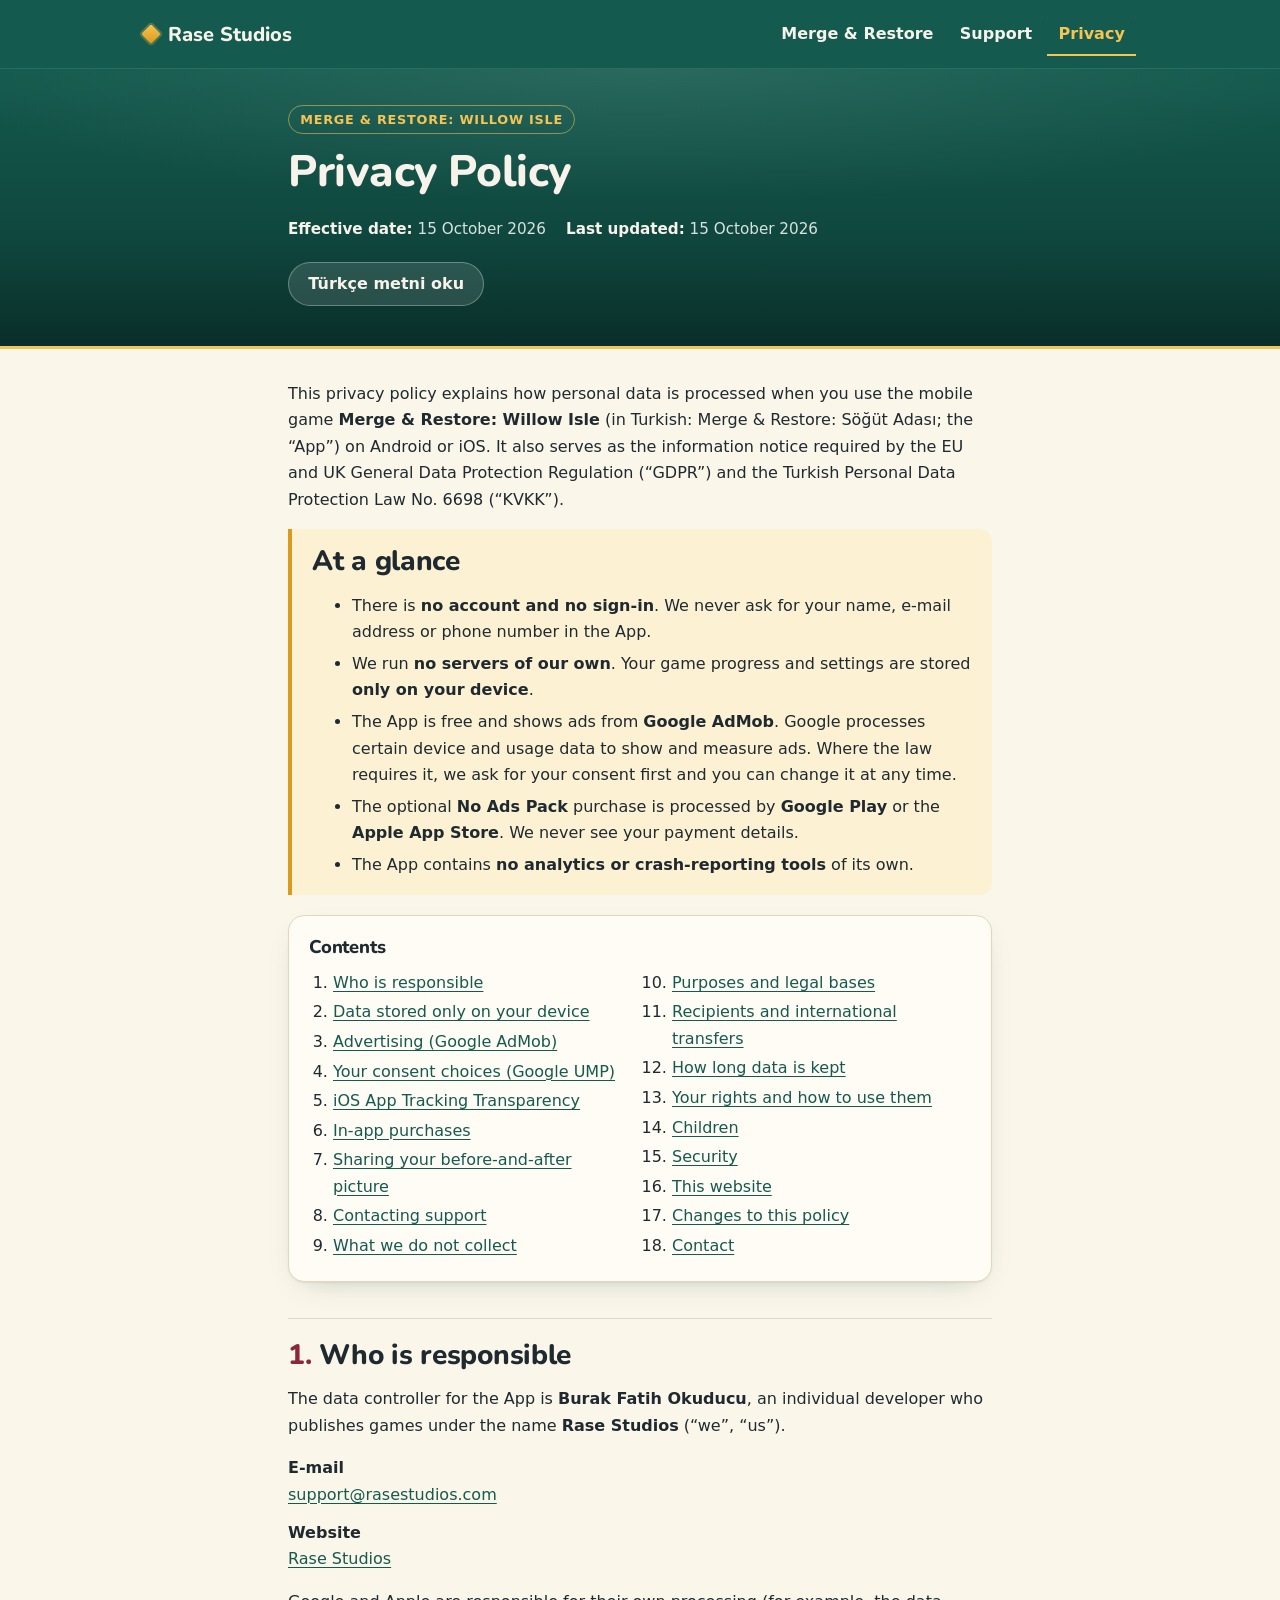
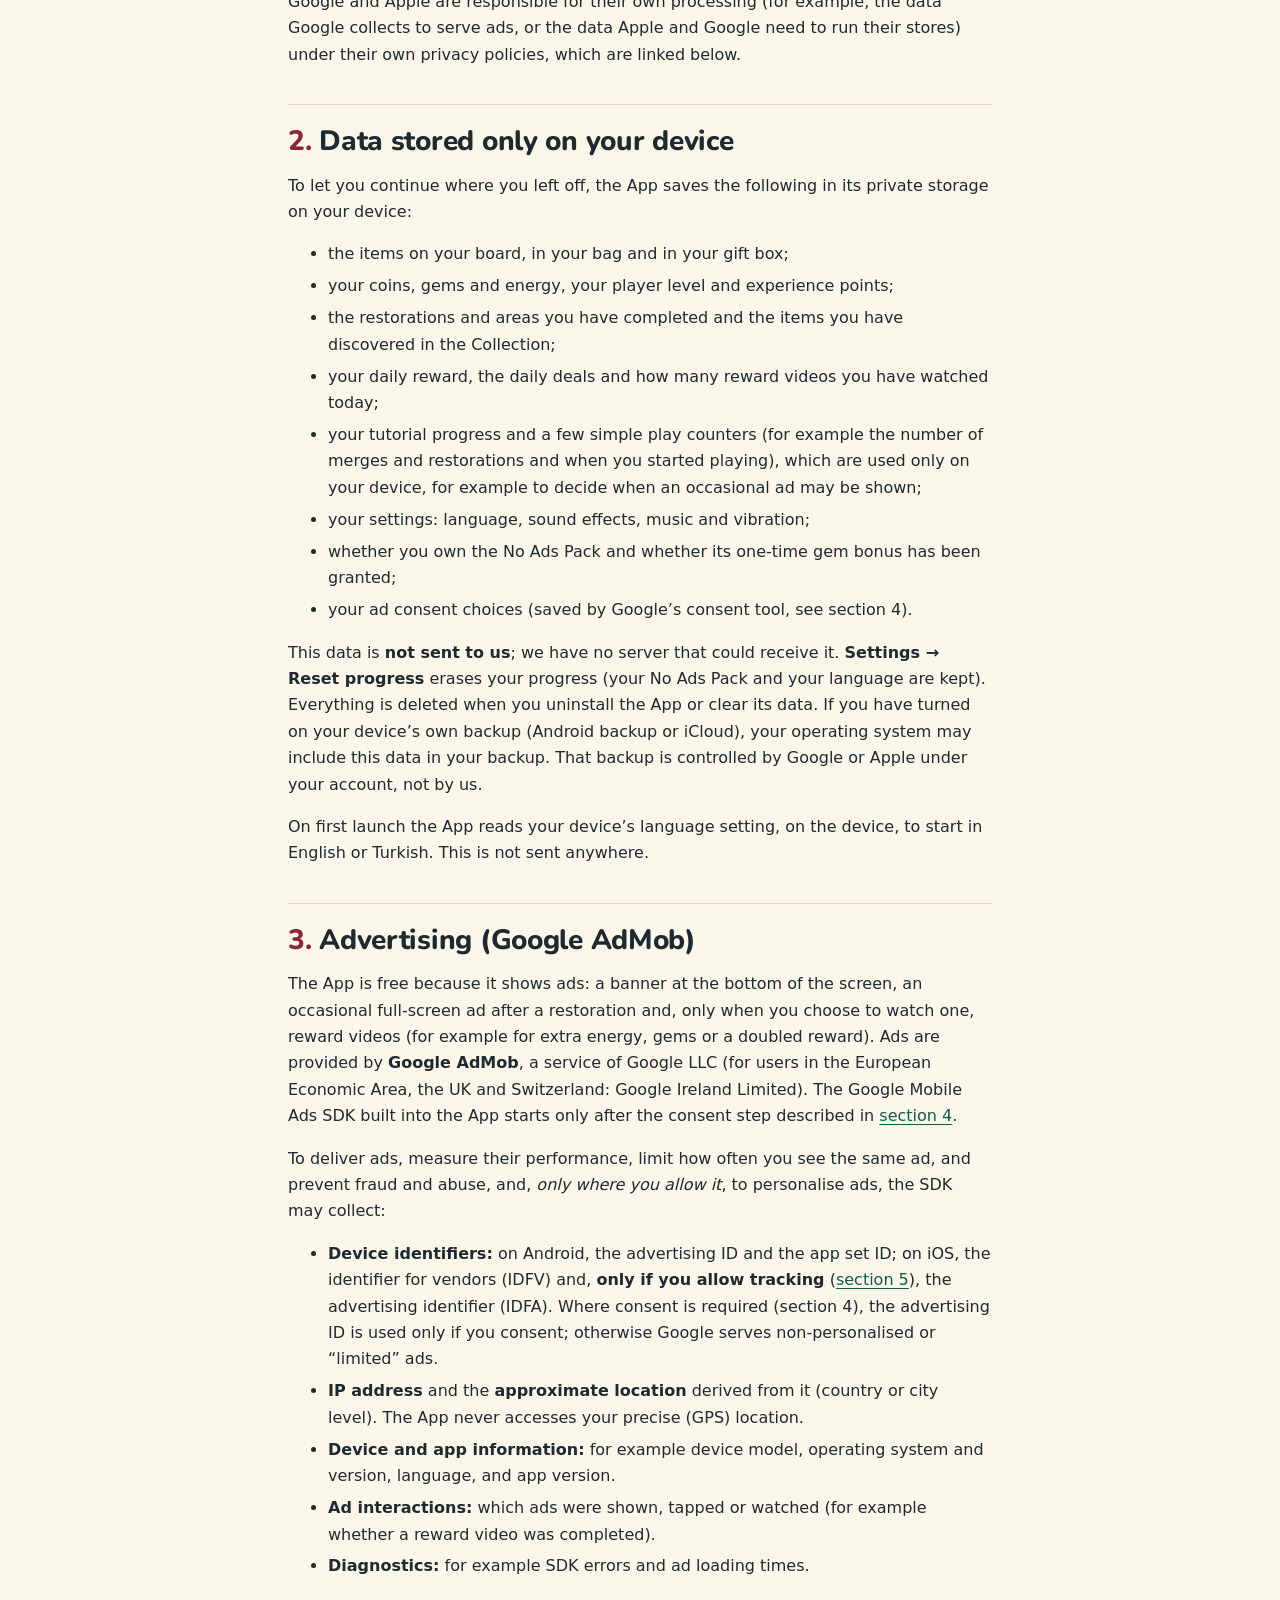
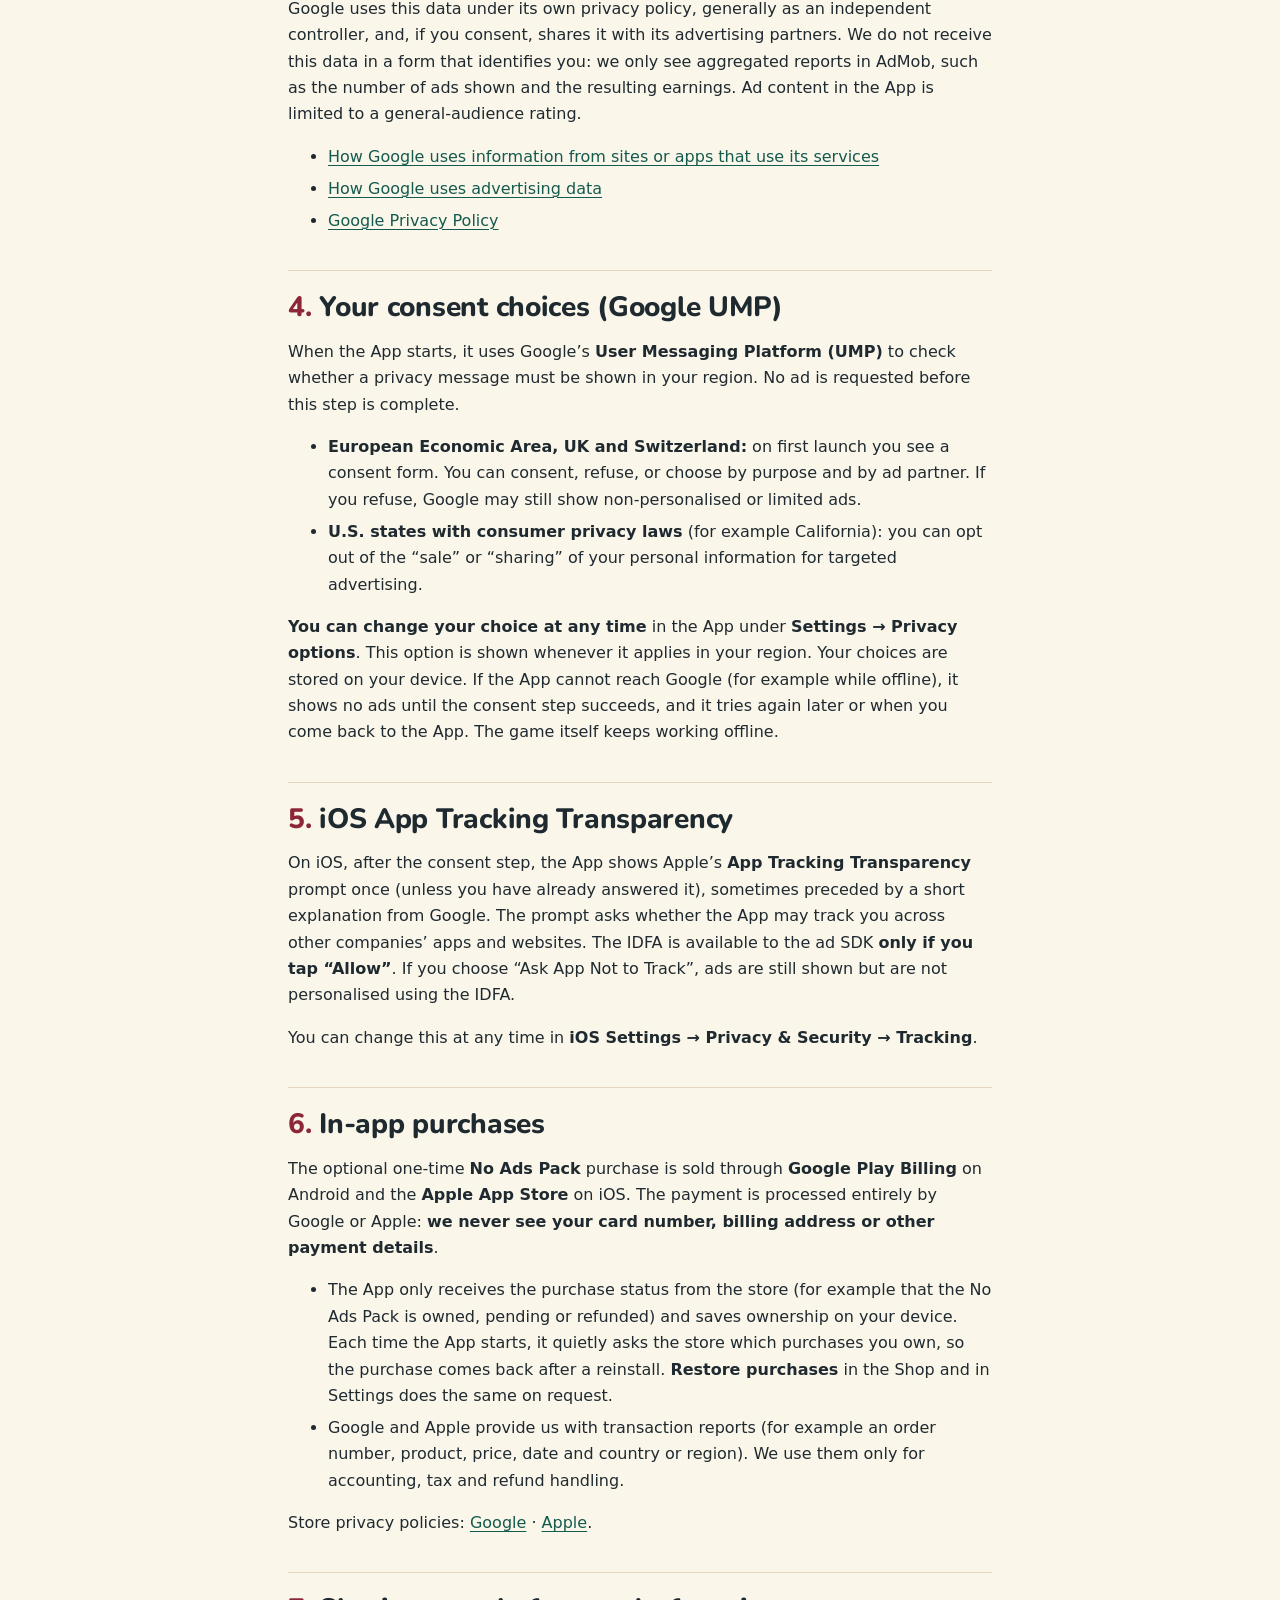
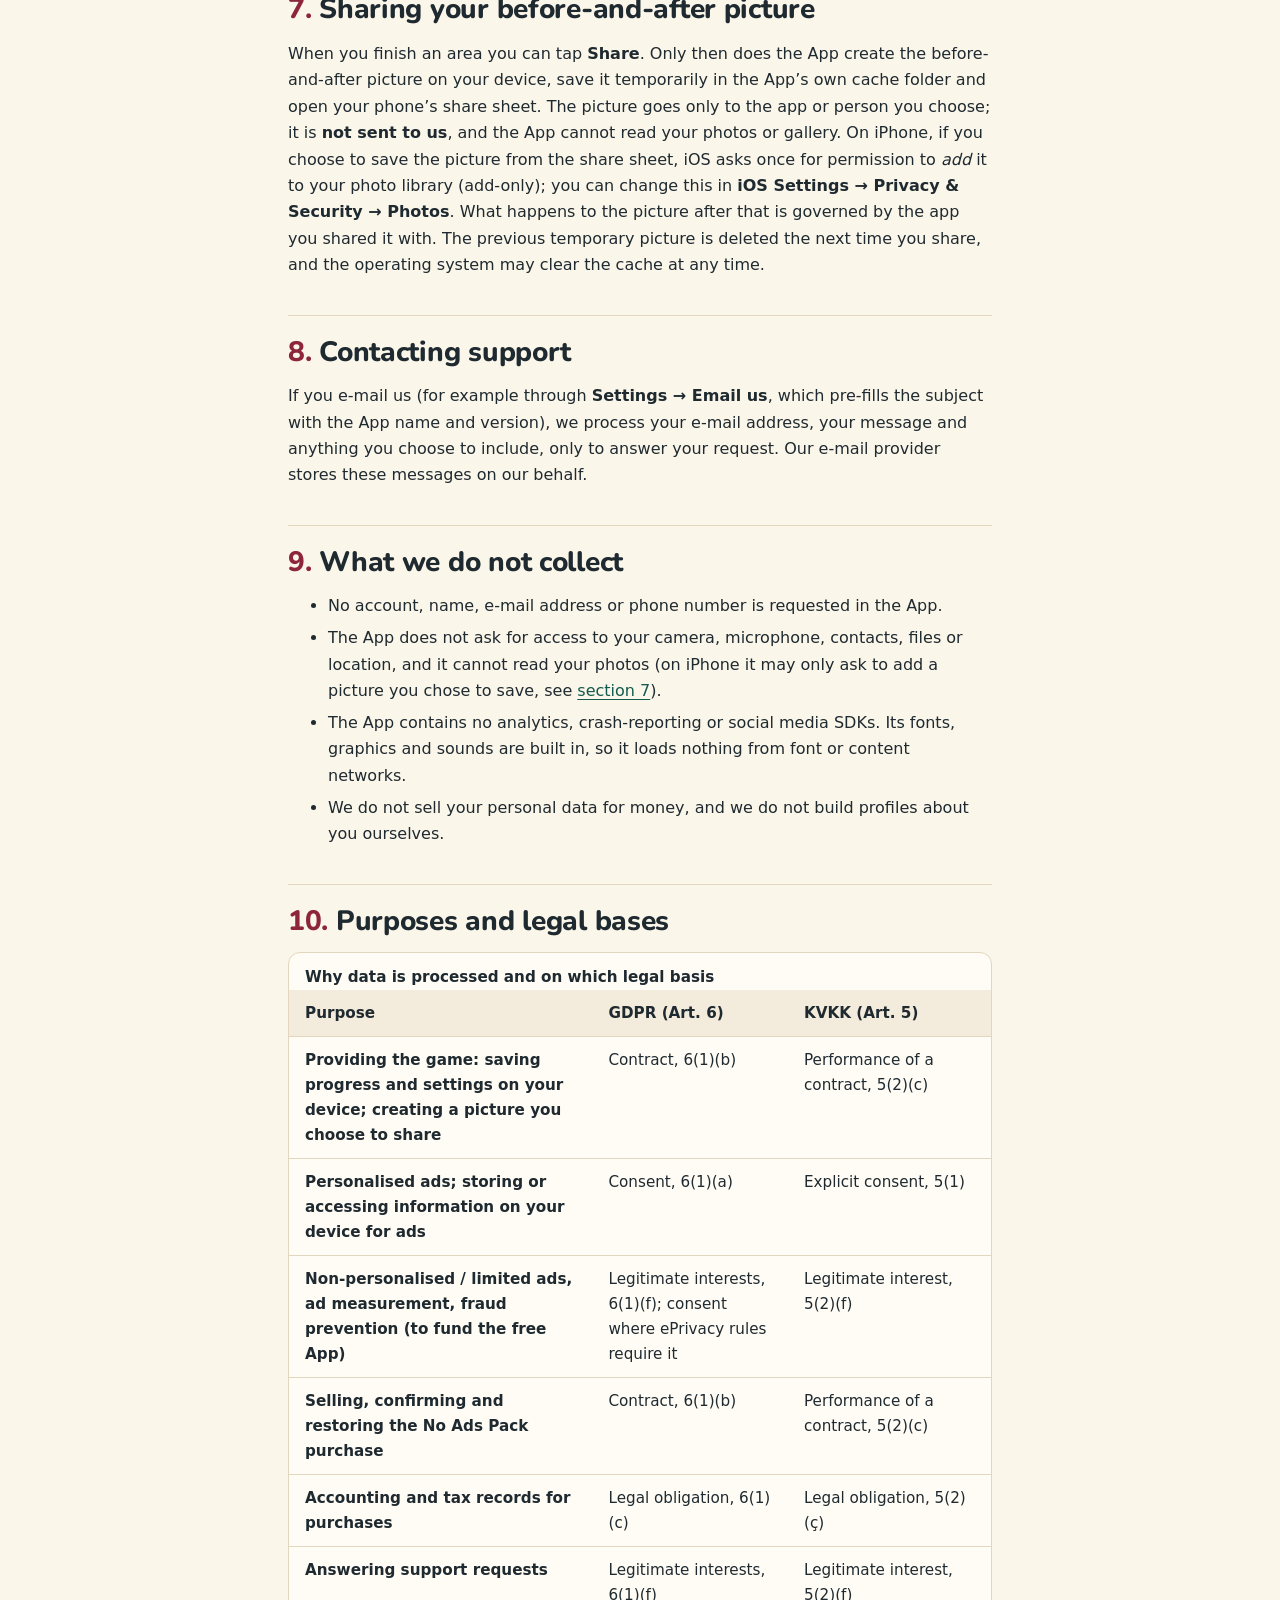
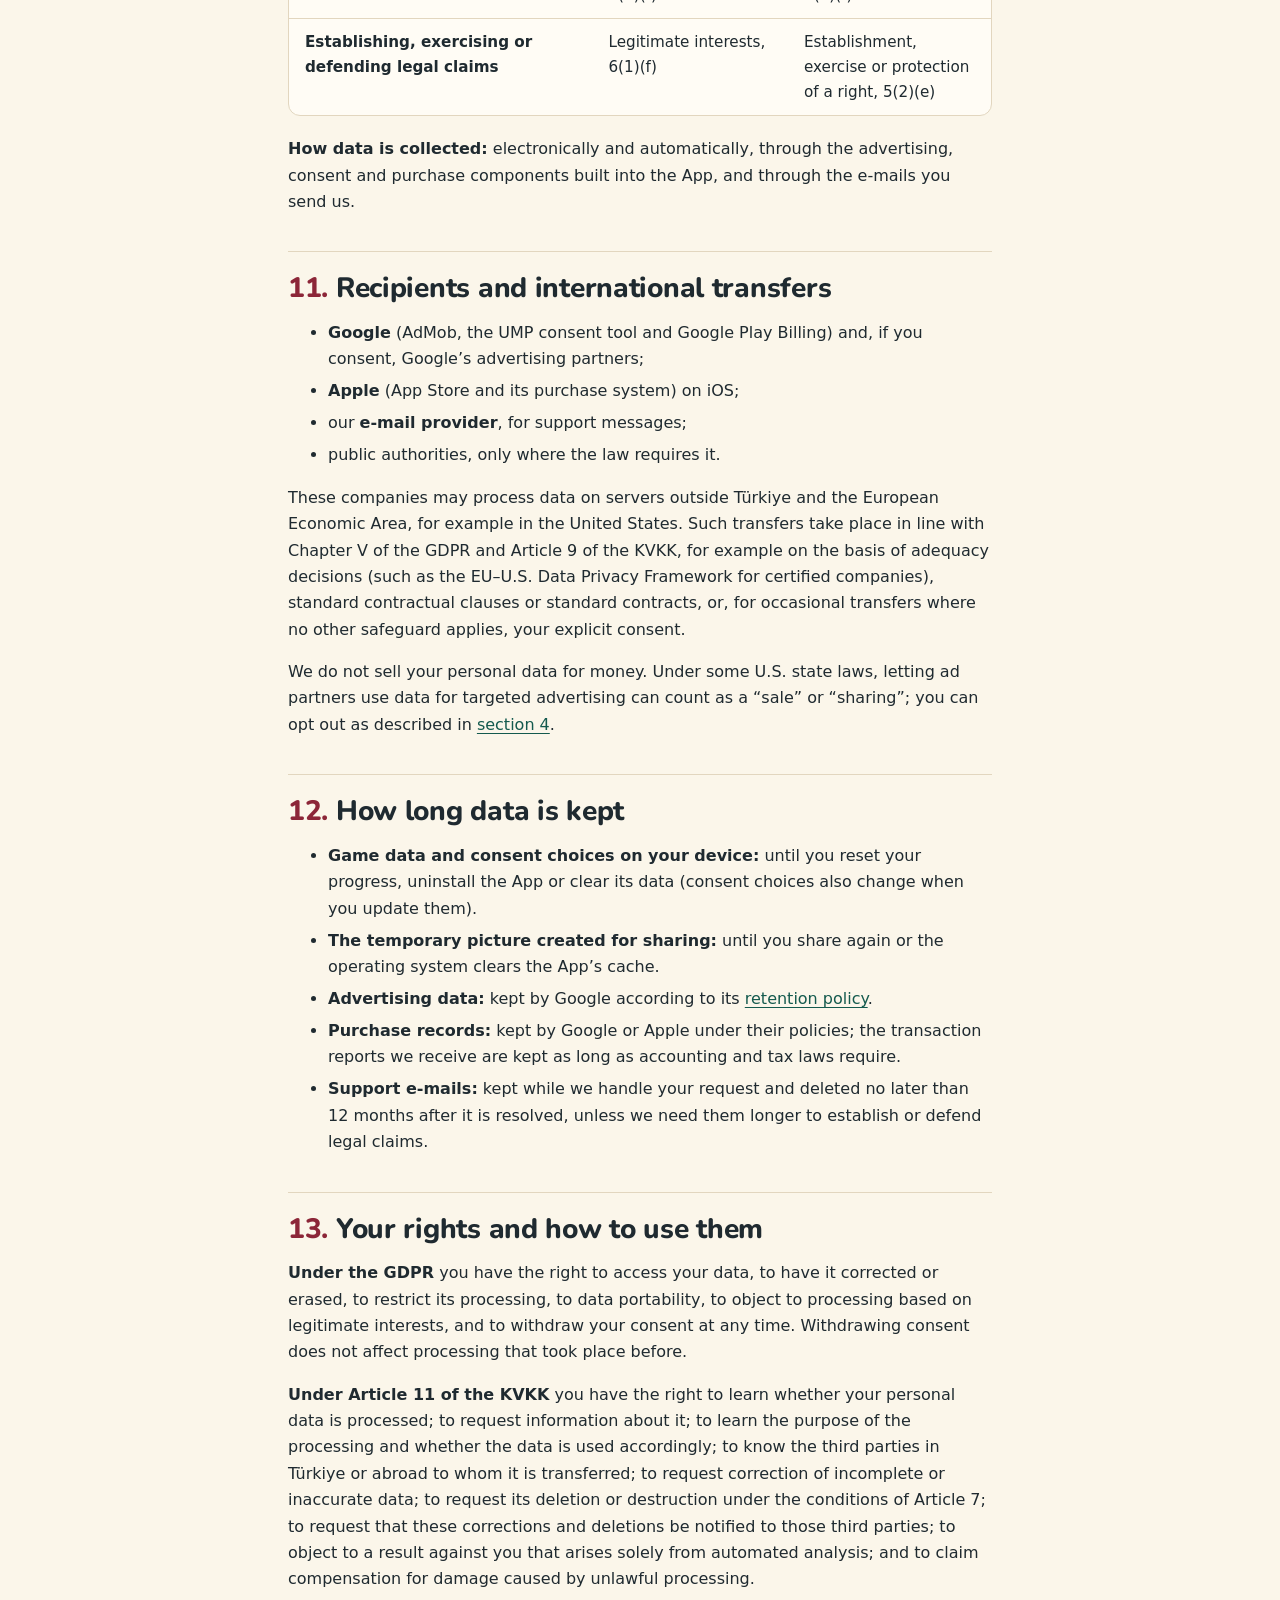
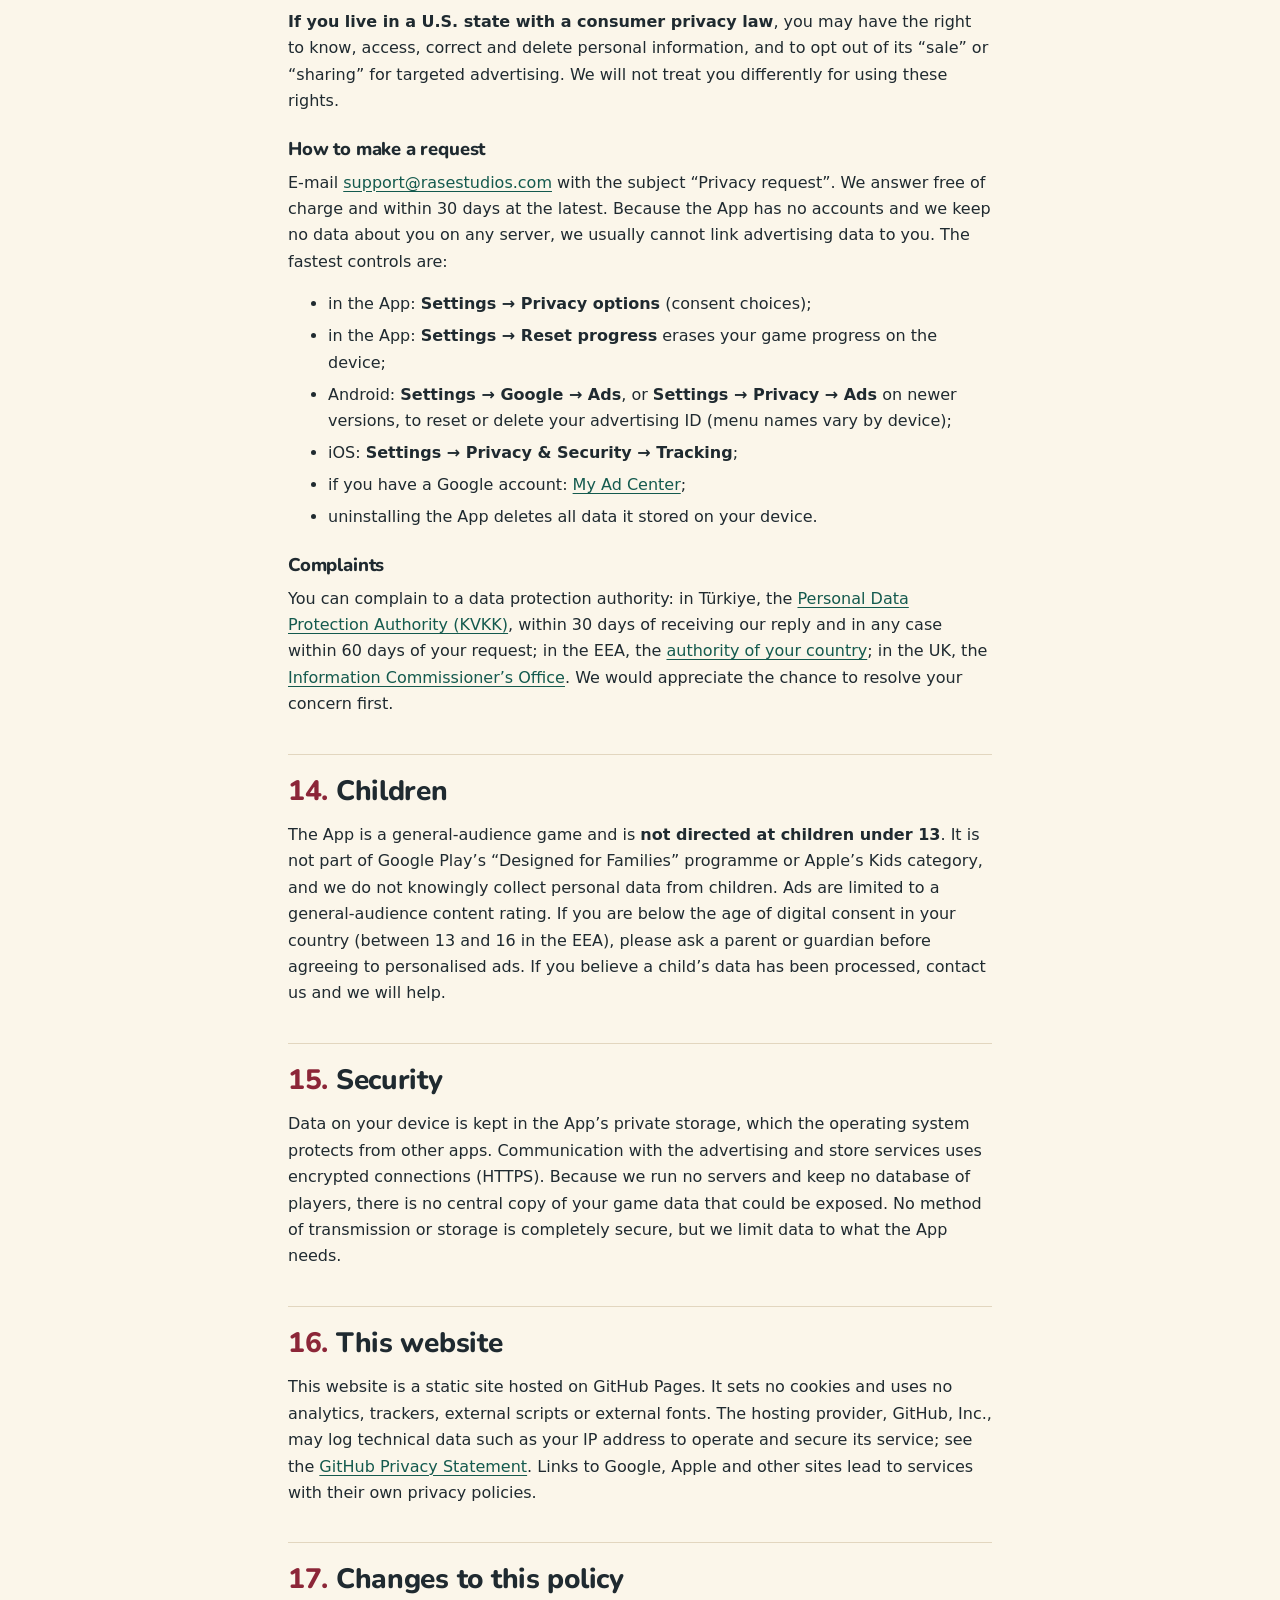
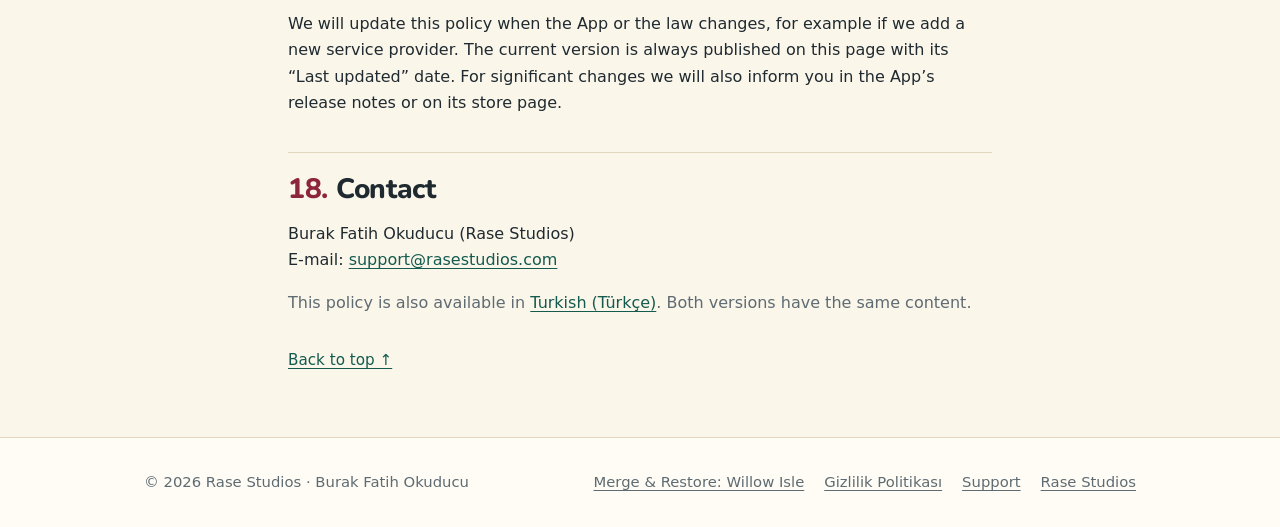
<file: merge-restore/privacy/index.html>
<!doctype html>
<html lang="en">
<head>
  <meta charset="utf-8">
  <meta name="viewport" content="width=device-width, initial-scale=1, viewport-fit=cover">
  <meta http-equiv="Content-Security-Policy" content="default-src 'none'; style-src 'self'; img-src 'self'; font-src 'self'; base-uri 'none'; form-action 'none'">
  <meta name="referrer" content="strict-origin-when-cross-origin">
  <title>Privacy Policy – Merge &amp; Restore: Willow Isle</title>
  <meta name="description" content="Privacy policy of Merge &amp; Restore: Willow Isle by Rase Studios: what data the game and its advertising and purchase services process, why, and your rights under the GDPR and KVKK.">
  <meta name="color-scheme" content="light dark">
  <meta name="theme-color" content="#145a4e">
  <link rel="alternate" hreflang="tr" href="../gizlilik/">
  <link rel="icon" href="../../favicon.ico" sizes="any">
  <link rel="icon" href="../../assets/favicon-32.png" type="image/png" sizes="32x32">
  <link rel="apple-touch-icon" href="../../assets/apple-touch-icon.png">
  <link rel="stylesheet" href="../../assets/style.css">
</head>
<body>
  <a class="skip-link" href="#main">Skip to content</a>

  <header class="site-header felt">
    <div class="wrap">
      <a class="brand" href="../../"><span class="brand-mark" aria-hidden="true"></span>Rase Studios</a>
      <nav class="site-nav" aria-label="Main">
        <ul>
          <li><a href="../">Merge &amp; Restore</a></li>
          <li><a href="../support/">Support</a></li>
          <li><a href="./" aria-current="page">Privacy</a></li>
        </ul>
      </nav>
    </div>
  </header>

  <main id="main">
    <div class="doc-header felt banner">
      <div class="wrap prose">
        <p class="eyebrow">Merge &amp; Restore: Willow Isle</p>
        <h1 id="top">Privacy Policy</h1>
        <ul class="doc-meta">
          <li><strong>Effective date:</strong> <time datetime="2026-10-15">15 October 2026</time></li>
          <li><strong>Last updated:</strong> <time datetime="2026-10-15">15 October 2026</time></li>
        </ul>
        <div class="doc-actions">
          <a class="btn btn-glass" href="../gizlilik/" lang="tr" hreflang="tr">Türkçe metni oku</a>
        </div>
      </div>
    </div>

    <div class="doc">
      <div class="wrap prose">
        <p>This privacy policy explains how personal data is processed when you use the mobile game <strong>Merge &amp; Restore: Willow Isle</strong> (in Turkish: <span lang="tr">Merge &amp; Restore: Söğüt Adası</span>; the “App”) on Android or iOS. It also serves as the information notice required by the EU and UK General Data Protection Regulation (“GDPR”) and the Turkish Personal Data Protection Law No. 6698 (“KVKK”).</p>

        <section class="callout" aria-labelledby="glance">
          <h2 id="glance">At a glance</h2>
          <ul>
            <li>There is <strong>no account and no sign-in</strong>. We never ask for your name, e-mail address or phone number in the App.</li>
            <li>We run <strong>no servers of our own</strong>. Your game progress and settings are stored <strong>only on your device</strong>.</li>
            <li>The App is free and shows ads from <strong>Google AdMob</strong>. Google processes certain device and usage data to show and measure ads. Where the law requires it, we ask for your consent first and you can change it at any time.</li>
            <li>The optional <strong>No Ads Pack</strong> purchase is processed by <strong>Google Play</strong> or the <strong>Apple App Store</strong>. We never see your payment details.</li>
            <li>The App contains <strong>no analytics or crash-reporting tools</strong> of its own.</li>
          </ul>
        </section>

        <nav class="toc card" aria-labelledby="toc-title">
          <h2 id="toc-title">Contents</h2>
          <ol>
            <li><a href="#controller">Who is responsible</a></li>
            <li><a href="#on-device">Data stored only on your device</a></li>
            <li><a href="#ads">Advertising (Google AdMob)</a></li>
            <li><a href="#consent">Your consent choices (Google UMP)</a></li>
            <li><a href="#att">iOS App Tracking Transparency</a></li>
            <li><a href="#purchases">In-app purchases</a></li>
            <li><a href="#sharing">Sharing your before-and-after picture</a></li>
            <li><a href="#support">Contacting support</a></li>
            <li><a href="#not-collected">What we do not collect</a></li>
            <li><a href="#legal-bases">Purposes and legal bases</a></li>
            <li><a href="#recipients">Recipients and international transfers</a></li>
            <li><a href="#retention">How long data is kept</a></li>
            <li><a href="#rights">Your rights and how to use them</a></li>
            <li><a href="#children">Children</a></li>
            <li><a href="#security">Security</a></li>
            <li><a href="#website">This website</a></li>
            <li><a href="#changes">Changes to this policy</a></li>
            <li><a href="#contact">Contact</a></li>
          </ol>
        </nav>

        <h2 id="controller"><span class="num">1.</span> Who is responsible</h2>
        <p>The data controller for the App is <strong>Burak Fatih Okuducu</strong>, an individual developer who publishes games under the name <strong>Rase Studios</strong> (“we”, “us”).</p>
        <dl class="contact">
          <dt>E-mail</dt>
          <dd><a href="mailto:support@rasestudios.com">support@rasestudios.com</a></dd>
          <dt>Website</dt>
          <dd><a href="../../">Rase Studios</a></dd>
        </dl>
        <p>Google and Apple are responsible for their own processing (for example, the data Google collects to serve ads, or the data Apple and Google need to run their stores) under their own privacy policies, which are linked below.</p>

        <h2 id="on-device"><span class="num">2.</span> Data stored only on your device</h2>
        <p>To let you continue where you left off, the App saves the following in its private storage on your device:</p>
        <ul>
          <li>the items on your board, in your bag and in your gift box;</li>
          <li>your coins, gems and energy, your player level and experience points;</li>
          <li>the restorations and areas you have completed and the items you have discovered in the Collection;</li>
          <li>your daily reward, the daily deals and how many reward videos you have watched today;</li>
          <li>your tutorial progress and a few simple play counters (for example the number of merges and restorations and when you started playing), which are used only on your device, for example to decide when an occasional ad may be shown;</li>
          <li>your settings: language, sound effects, music and vibration;</li>
          <li>whether you own the No Ads Pack and whether its one-time gem bonus has been granted;</li>
          <li>your ad consent choices (saved by Google’s consent tool, see section 4).</li>
        </ul>
        <p>This data is <strong>not sent to us</strong>; we have no server that could receive it. <strong>Settings → Reset progress</strong> erases your progress (your No Ads Pack and your language are kept). Everything is deleted when you uninstall the App or clear its data. If you have turned on your device’s own backup (Android backup or iCloud), your operating system may include this data in your backup. That backup is controlled by Google or Apple under your account, not by us.</p>
        <p>On first launch the App reads your device’s language setting, on the device, to start in English or Turkish. This is not sent anywhere.</p>

        <h2 id="ads"><span class="num">3.</span> Advertising (Google AdMob)</h2>
        <p>The App is free because it shows ads: a banner at the bottom of the screen, an occasional full-screen ad after a restoration and, only when you choose to watch one, reward videos (for example for extra energy, gems or a doubled reward). Ads are provided by <strong>Google AdMob</strong>, a service of Google LLC (for users in the European Economic Area, the UK and Switzerland: Google Ireland Limited). The Google Mobile Ads SDK built into the App starts only after the consent step described in <a href="#consent">section 4</a>.</p>
        <p>To deliver ads, measure their performance, limit how often you see the same ad, and prevent fraud and abuse, and, <em>only where you allow it</em>, to personalise ads, the SDK may collect:</p>
        <ul>
          <li><strong>Device identifiers:</strong> on Android, the advertising ID and the app set ID; on iOS, the identifier for vendors (IDFV) and, <strong>only if you allow tracking</strong> (<a href="#att">section 5</a>), the advertising identifier (IDFA). Where consent is required (section 4), the advertising ID is used only if you consent; otherwise Google serves non-personalised or “limited” ads.</li>
          <li><strong>IP address</strong> and the <strong>approximate location</strong> derived from it (country or city level). The App never accesses your precise (GPS) location.</li>
          <li><strong>Device and app information:</strong> for example device model, operating system and version, language, and app version.</li>
          <li><strong>Ad interactions:</strong> which ads were shown, tapped or watched (for example whether a reward video was completed).</li>
          <li><strong>Diagnostics:</strong> for example SDK errors and ad loading times.</li>
        </ul>
        <p>Google uses this data under its own privacy policy, generally as an independent controller, and, if you consent, shares it with its advertising partners. We do not receive this data in a form that identifies you: we only see aggregated reports in AdMob, such as the number of ads shown and the resulting earnings. Ad content in the App is limited to a general-audience rating.</p>
        <ul>
          <li><a href="https://policies.google.com/technologies/partner-sites">How Google uses information from sites or apps that use its services</a></li>
          <li><a href="https://policies.google.com/technologies/ads">How Google uses advertising data</a></li>
          <li><a href="https://policies.google.com/privacy">Google Privacy Policy</a></li>
        </ul>

        <h2 id="consent"><span class="num">4.</span> Your consent choices (Google UMP)</h2>
        <p>When the App starts, it uses Google’s <strong>User Messaging Platform (UMP)</strong> to check whether a privacy message must be shown in your region. No ad is requested before this step is complete.</p>
        <ul>
          <li><strong>European Economic Area, UK and Switzerland:</strong> on first launch you see a consent form. You can consent, refuse, or choose by purpose and by ad partner. If you refuse, Google may still show non-personalised or limited ads.</li>
          <li><strong>U.S. states with consumer privacy laws</strong> (for example California): you can opt out of the “sale” or “sharing” of your personal information for targeted advertising.</li>
        </ul>
        <p><strong>You can change your choice at any time</strong> in the App under <strong>Settings → Privacy options</strong>. This option is shown whenever it applies in your region. Your choices are stored on your device. If the App cannot reach Google (for example while offline), it shows no ads until the consent step succeeds, and it tries again later or when you come back to the App. The game itself keeps working offline.</p>

        <h2 id="att"><span class="num">5.</span> iOS App Tracking Transparency</h2>
        <p>On iOS, after the consent step, the App shows Apple’s <strong>App Tracking Transparency</strong> prompt once (unless you have already answered it), sometimes preceded by a short explanation from Google. The prompt asks whether the App may track you across other companies’ apps and websites. The IDFA is available to the ad SDK <strong>only if you tap “Allow”</strong>. If you choose “Ask App Not to Track”, ads are still shown but are not personalised using the IDFA.</p>
        <p>You can change this at any time in <strong>iOS Settings → Privacy &amp; Security → Tracking</strong>.</p>

        <h2 id="purchases"><span class="num">6.</span> In-app purchases</h2>
        <p>The optional one-time <strong>No Ads Pack</strong> purchase is sold through <strong>Google Play Billing</strong> on Android and the <strong>Apple App Store</strong> on iOS. The payment is processed entirely by Google or Apple: <strong>we never see your card number, billing address or other payment details</strong>.</p>
        <ul>
          <li>The App only receives the purchase status from the store (for example that the No Ads Pack is owned, pending or refunded) and saves ownership on your device. Each time the App starts, it quietly asks the store which purchases you own, so the purchase comes back after a reinstall. <strong>Restore purchases</strong> in the Shop and in Settings does the same on request.</li>
          <li>Google and Apple provide us with transaction reports (for example an order number, product, price, date and country or region). We use them only for accounting, tax and refund handling.</li>
        </ul>
        <p>Store privacy policies: <a href="https://policies.google.com/privacy">Google</a> · <a href="https://www.apple.com/legal/privacy/">Apple</a>.</p>

        <h2 id="sharing"><span class="num">7.</span> Sharing your before-and-after picture</h2>
        <p>When you finish an area you can tap <strong>Share</strong>. Only then does the App create the before-and-after picture on your device, save it temporarily in the App’s own cache folder and open your phone’s share sheet. The picture goes only to the app or person you choose; it is <strong>not sent to us</strong>, and the App cannot read your photos or gallery. On iPhone, if you choose to save the picture from the share sheet, iOS asks once for permission to <em>add</em> it to your photo library (add-only); you can change this in <strong>iOS Settings → Privacy &amp; Security → Photos</strong>. What happens to the picture after that is governed by the app you shared it with. The previous temporary picture is deleted the next time you share, and the operating system may clear the cache at any time.</p>

        <h2 id="support"><span class="num">8.</span> Contacting support</h2>
        <p>If you e-mail us (for example through <strong>Settings → Email us</strong>, which pre-fills the subject with the App name and version), we process your e-mail address, your message and anything you choose to include, only to answer your request. Our e-mail provider stores these messages on our behalf.</p>

        <h2 id="not-collected"><span class="num">9.</span> What we do not collect</h2>
        <ul>
          <li>No account, name, e-mail address or phone number is requested in the App.</li>
          <li>The App does not ask for access to your camera, microphone, contacts, files or location, and it cannot read your photos (on iPhone it may only ask to add a picture you chose to save, see <a href="#sharing">section 7</a>).</li>
          <li>The App contains no analytics, crash-reporting or social media SDKs. Its fonts, graphics and sounds are built in, so it loads nothing from font or content networks.</li>
          <li>We do not sell your personal data for money, and we do not build profiles about you ourselves.</li>
        </ul>

        <h2 id="legal-bases"><span class="num">10.</span> Purposes and legal bases</h2>
        <div class="table-wrap stack" role="region" aria-labelledby="bases-caption" tabindex="0">
          <table>
            <caption id="bases-caption">Why data is processed and on which legal basis</caption>
            <thead>
              <tr>
                <th scope="col">Purpose</th>
                <th scope="col">GDPR (Art. 6)</th>
                <th scope="col">KVKK (Art. 5)</th>
              </tr>
            </thead>
            <tbody>
              <tr>
                <th scope="row">Providing the game: saving progress and settings on your device; creating a picture you choose to share</th>
                <td data-label="GDPR (Art. 6)">Contract, 6(1)(b)</td>
                <td data-label="KVKK (Art. 5)">Performance of a contract, 5(2)(c)</td>
              </tr>
              <tr>
                <th scope="row">Personalised ads; storing or accessing information on your device for ads</th>
                <td data-label="GDPR (Art. 6)">Consent, 6(1)(a)</td>
                <td data-label="KVKK (Art. 5)">Explicit consent, 5(1)</td>
              </tr>
              <tr>
                <th scope="row">Non-personalised / limited ads, ad measurement, fraud prevention (to fund the free App)</th>
                <td data-label="GDPR (Art. 6)">Legitimate interests, 6(1)(f); consent where ePrivacy rules require it</td>
                <td data-label="KVKK (Art. 5)">Legitimate interest, 5(2)(f)</td>
              </tr>
              <tr>
                <th scope="row">Selling, confirming and restoring the No Ads Pack purchase</th>
                <td data-label="GDPR (Art. 6)">Contract, 6(1)(b)</td>
                <td data-label="KVKK (Art. 5)">Performance of a contract, 5(2)(c)</td>
              </tr>
              <tr>
                <th scope="row">Accounting and tax records for purchases</th>
                <td data-label="GDPR (Art. 6)">Legal obligation, 6(1)(c)</td>
                <td data-label="KVKK (Art. 5)">Legal obligation, 5(2)(ç)</td>
              </tr>
              <tr>
                <th scope="row">Answering support requests</th>
                <td data-label="GDPR (Art. 6)">Legitimate interests, 6(1)(f)</td>
                <td data-label="KVKK (Art. 5)">Legitimate interest, 5(2)(f)</td>
              </tr>
              <tr>
                <th scope="row">Establishing, exercising or defending legal claims</th>
                <td data-label="GDPR (Art. 6)">Legitimate interests, 6(1)(f)</td>
                <td data-label="KVKK (Art. 5)">Establishment, exercise or protection of a right, 5(2)(e)</td>
              </tr>
            </tbody>
          </table>
        </div>
        <p><strong>How data is collected:</strong> electronically and automatically, through the advertising, consent and purchase components built into the App, and through the e-mails you send us.</p>

        <h2 id="recipients"><span class="num">11.</span> Recipients and international transfers</h2>
        <ul>
          <li><strong>Google</strong> (AdMob, the UMP consent tool and Google Play Billing) and, if you consent, Google’s advertising partners;</li>
          <li><strong>Apple</strong> (App Store and its purchase system) on iOS;</li>
          <li>our <strong>e-mail provider</strong>, for support messages;</li>
          <li>public authorities, only where the law requires it.</li>
        </ul>
        <p>These companies may process data on servers outside Türkiye and the European Economic Area, for example in the United States. Such transfers take place in line with Chapter V of the GDPR and Article 9 of the KVKK, for example on the basis of adequacy decisions (such as the EU–U.S. Data Privacy Framework for certified companies), standard contractual clauses or standard contracts, or, for occasional transfers where no other safeguard applies, your explicit consent.</p>
        <p>We do not sell your personal data for money. Under some U.S. state laws, letting ad partners use data for targeted advertising can count as a “sale” or “sharing”; you can opt out as described in <a href="#consent">section 4</a>.</p>

        <h2 id="retention"><span class="num">12.</span> How long data is kept</h2>
        <ul>
          <li><strong>Game data and consent choices on your device:</strong> until you reset your progress, uninstall the App or clear its data (consent choices also change when you update them).</li>
          <li><strong>The temporary picture created for sharing:</strong> until you share again or the operating system clears the App’s cache.</li>
          <li><strong>Advertising data:</strong> kept by Google according to its <a href="https://policies.google.com/technologies/retention">retention policy</a>.</li>
          <li><strong>Purchase records:</strong> kept by Google or Apple under their policies; the transaction reports we receive are kept as long as accounting and tax laws require.</li>
          <li><strong>Support e-mails:</strong> kept while we handle your request and deleted no later than 12 months after it is resolved, unless we need them longer to establish or defend legal claims.</li>
        </ul>

        <h2 id="rights"><span class="num">13.</span> Your rights and how to use them</h2>
        <p><strong>Under the GDPR</strong> you have the right to access your data, to have it corrected or erased, to restrict its processing, to data portability, to object to processing based on legitimate interests, and to withdraw your consent at any time. Withdrawing consent does not affect processing that took place before.</p>
        <p><strong>Under Article 11 of the KVKK</strong> you have the right to learn whether your personal data is processed; to request information about it; to learn the purpose of the processing and whether the data is used accordingly; to know the third parties in Türkiye or abroad to whom it is transferred; to request correction of incomplete or inaccurate data; to request its deletion or destruction under the conditions of Article 7; to request that these corrections and deletions be notified to those third parties; to object to a result against you that arises solely from automated analysis; and to claim compensation for damage caused by unlawful processing.</p>
        <p><strong>If you live in a U.S. state with a consumer privacy law</strong>, you may have the right to know, access, correct and delete personal information, and to opt out of its “sale” or “sharing” for targeted advertising. We will not treat you differently for using these rights.</p>
        <h3>How to make a request</h3>
        <p>E-mail <a href="mailto:support@rasestudios.com">support@rasestudios.com</a> with the subject “Privacy request”. We answer free of charge and within 30 days at the latest. Because the App has no accounts and we keep no data about you on any server, we usually cannot link advertising data to you. The fastest controls are:</p>
        <ul>
          <li>in the App: <strong>Settings → Privacy options</strong> (consent choices);</li>
          <li>in the App: <strong>Settings → Reset progress</strong> erases your game progress on the device;</li>
          <li>Android: <strong>Settings → Google → Ads</strong>, or <strong>Settings → Privacy → Ads</strong> on newer versions, to reset or delete your advertising ID (menu names vary by device);</li>
          <li>iOS: <strong>Settings → Privacy &amp; Security → Tracking</strong>;</li>
          <li>if you have a Google account: <a href="https://myadcenter.google.com/">My Ad Center</a>;</li>
          <li>uninstalling the App deletes all data it stored on your device.</li>
        </ul>
        <h3>Complaints</h3>
        <p>You can complain to a data protection authority: in Türkiye, the <a href="https://www.kvkk.gov.tr/">Personal Data Protection Authority (KVKK)</a>, within 30 days of receiving our reply and in any case within 60 days of your request; in the EEA, the <a href="https://www.edpb.europa.eu/about-edpb/our-members_en">authority of your country</a>; in the UK, the <a href="https://ico.org.uk/">Information Commissioner’s Office</a>. We would appreciate the chance to resolve your concern first.</p>

        <h2 id="children"><span class="num">14.</span> Children</h2>
        <p>The App is a general-audience game and is <strong>not directed at children under 13</strong>. It is not part of Google Play’s “Designed for Families” programme or Apple’s Kids category, and we do not knowingly collect personal data from children. Ads are limited to a general-audience content rating. If you are below the age of digital consent in your country (between 13 and 16 in the EEA), please ask a parent or guardian before agreeing to personalised ads. If you believe a child’s data has been processed, contact us and we will help.</p>

        <h2 id="security"><span class="num">15.</span> Security</h2>
        <p>Data on your device is kept in the App’s private storage, which the operating system protects from other apps. Communication with the advertising and store services uses encrypted connections (HTTPS). Because we run no servers and keep no database of players, there is no central copy of your game data that could be exposed. No method of transmission or storage is completely secure, but we limit data to what the App needs.</p>

        <h2 id="website"><span class="num">16.</span> This website</h2>
        <p>This website is a static site hosted on GitHub Pages. It sets no cookies and uses no analytics, trackers, external scripts or external fonts. The hosting provider, GitHub, Inc., may log technical data such as your IP address to operate and secure its service; see the <a href="https://github.com/site/privacy">GitHub Privacy Statement</a>. Links to Google, Apple and other sites lead to services with their own privacy policies.</p>

        <h2 id="changes"><span class="num">17.</span> Changes to this policy</h2>
        <p>We will update this policy when the App or the law changes, for example if we add a new service provider. The current version is always published on this page with its “Last updated” date. For significant changes we will also inform you in the App’s release notes or on its store page.</p>

        <h2 id="contact"><span class="num">18.</span> Contact</h2>
        <p>Burak Fatih Okuducu (Rase Studios)<br>
          E-mail: <a href="mailto:support@rasestudios.com">support@rasestudios.com</a></p>
        <p class="muted">This policy is also available in <a href="../gizlilik/" lang="tr" hreflang="tr">Turkish (Türkçe)</a>. Both versions have the same content.</p>

        <p class="back-to-top"><a href="#top">Back to top ↑</a></p>
      </div>
    </div>
  </main>

  <footer class="site-footer">
    <div class="wrap">
      <p>© 2026 Rase Studios · Burak Fatih Okuducu</p>
      <ul>
        <li><a href="../">Merge &amp; Restore: Willow Isle</a></li>
        <li><a href="../gizlilik/" lang="tr" hreflang="tr">Gizlilik Politikası</a></li>
        <li><a href="../support/">Support</a></li>
        <li><a href="../../">Rase Studios</a></li>
      </ul>
    </div>
  </footer>
</body>
</html>
</file>
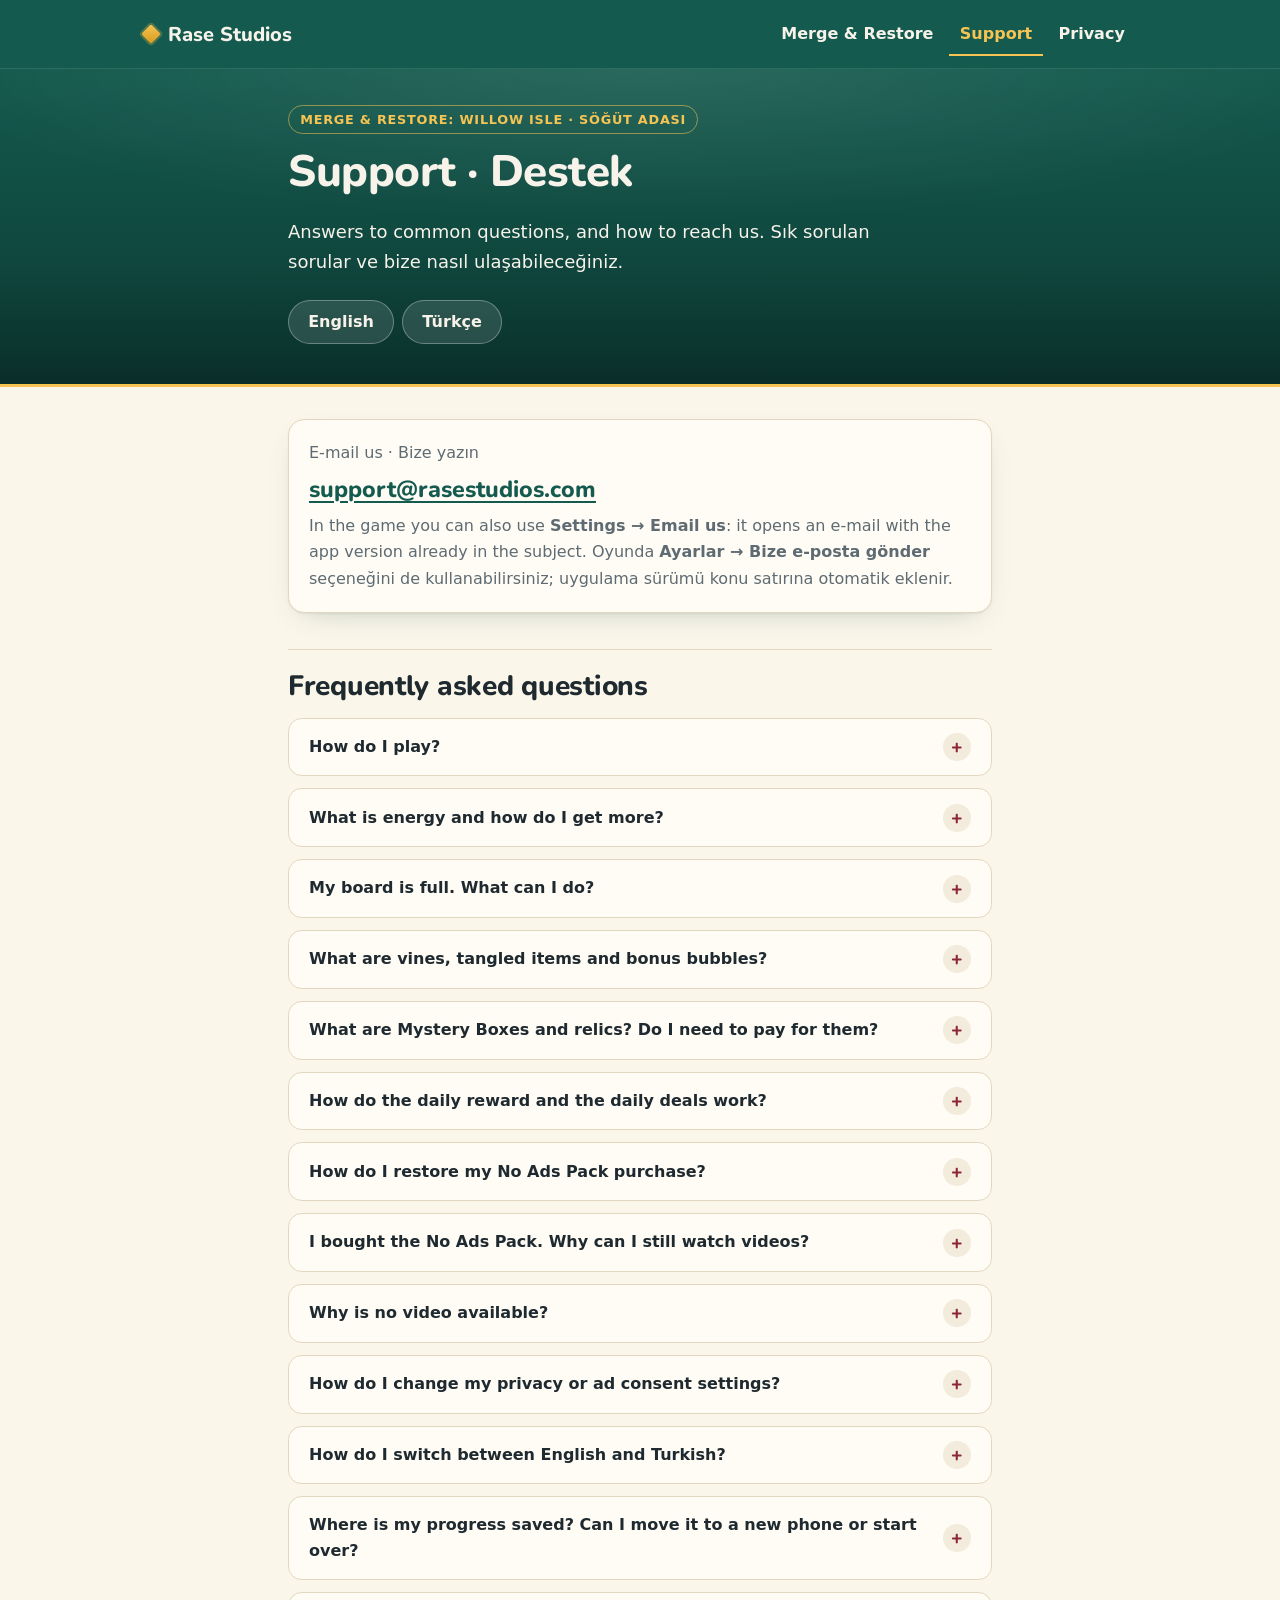
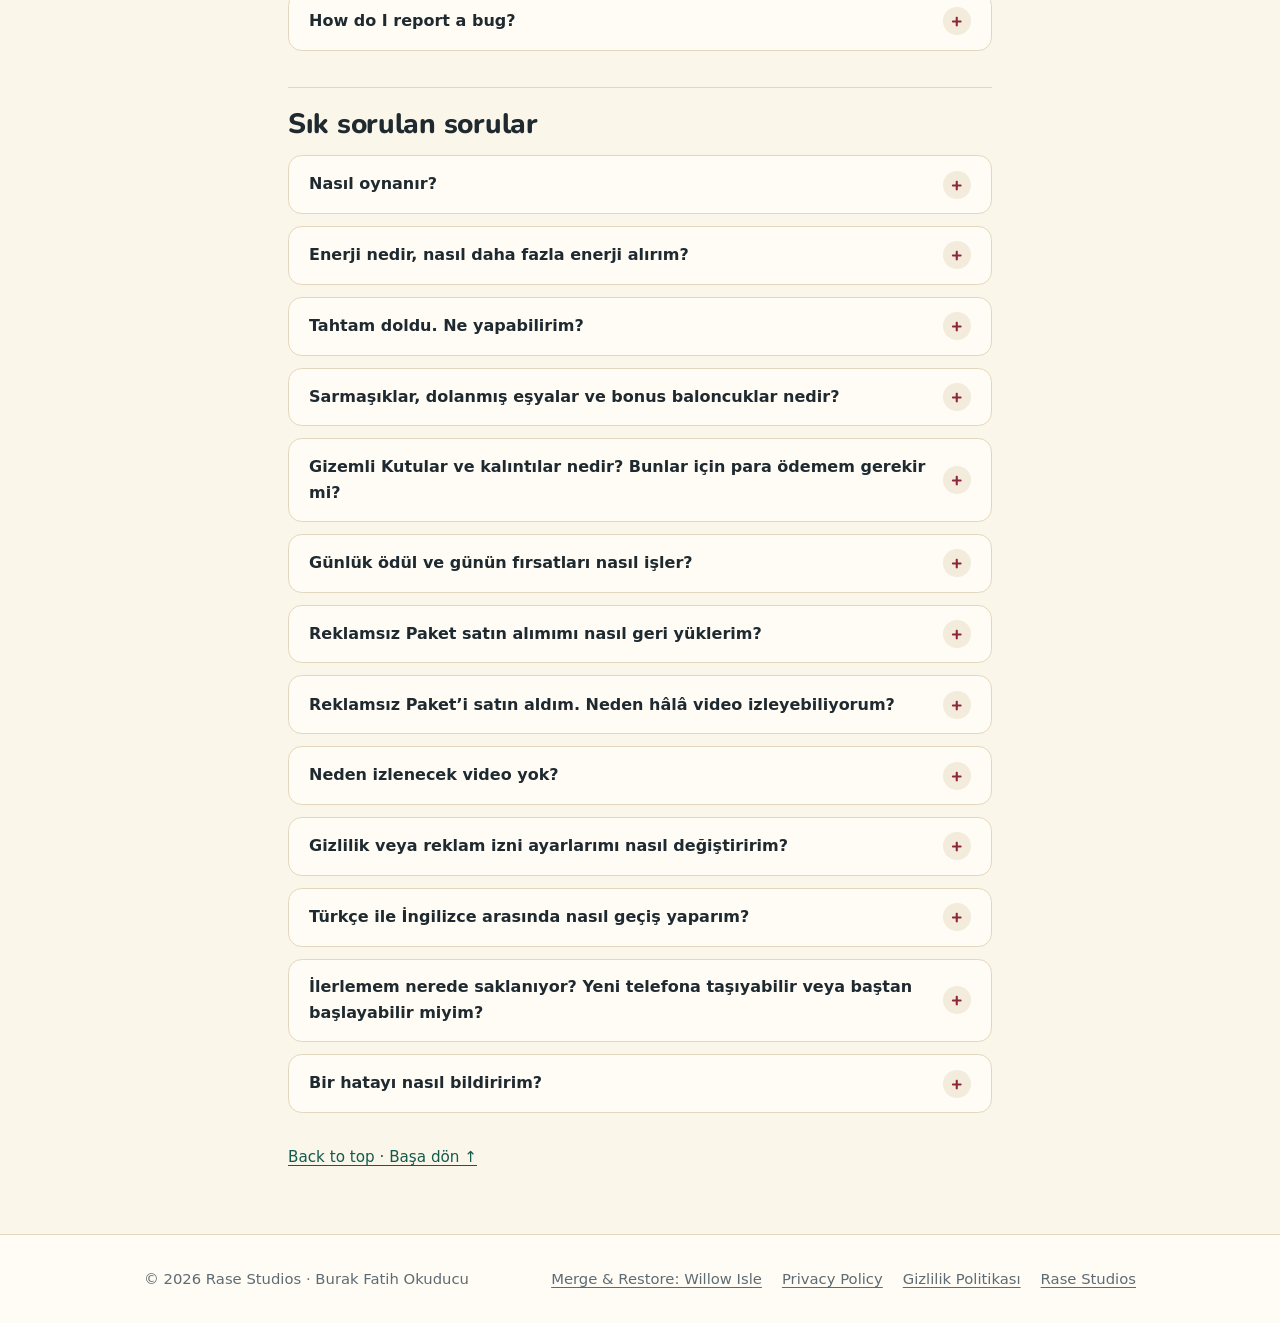
<file: merge-restore/support/index.html>
<!doctype html>
<html lang="en">
<head>
  <meta charset="utf-8">
  <meta name="viewport" content="width=device-width, initial-scale=1, viewport-fit=cover">
  <meta http-equiv="Content-Security-Policy" content="default-src 'none'; style-src 'self'; img-src 'self'; font-src 'self'; base-uri 'none'; form-action 'none'">
  <meta name="referrer" content="strict-origin-when-cross-origin">
  <title>Support · Destek – Merge &amp; Restore: Willow Isle</title>
  <meta name="description" content="Help for Merge &amp; Restore: Willow Isle (Merge &amp; Restore: Söğüt Adası): how to play, energy, a full board, restoring the No Ads Pack, privacy settings, language and saved progress. Contact support@rasestudios.com.">
  <meta name="color-scheme" content="light dark">
  <meta name="theme-color" content="#145a4e">
  <link rel="icon" href="../../favicon.ico" sizes="any">
  <link rel="icon" href="../../assets/favicon-32.png" type="image/png" sizes="32x32">
  <link rel="apple-touch-icon" href="../../assets/apple-touch-icon.png">
  <link rel="stylesheet" href="../../assets/style.css">
</head>
<body>
  <a class="skip-link" href="#main">Skip to content</a>

  <header class="site-header felt">
    <div class="wrap">
      <a class="brand" href="../../"><span class="brand-mark" aria-hidden="true"></span>Rase Studios</a>
      <nav class="site-nav" aria-label="Main">
        <ul>
          <li><a href="../">Merge &amp; Restore</a></li>
          <li><a href="./" aria-current="page">Support</a></li>
          <li><a href="../privacy/">Privacy</a></li>
        </ul>
      </nav>
    </div>
  </header>

  <main id="main">
    <div class="doc-header felt banner">
      <div class="wrap prose">
        <p class="eyebrow">Merge &amp; Restore: Willow Isle · <span lang="tr">Söğüt Adası</span></p>
        <h1>Support <span lang="tr">· Destek</span></h1>
        <p class="lead">Answers to common questions, and how to reach us. <span lang="tr">Sık sorulan sorular ve bize nasıl ulaşabileceğiniz.</span></p>
        <ul class="lang-nav" aria-label="Language · Dil">
          <li><a class="btn btn-glass" href="#en">English</a></li>
          <li><a class="btn btn-glass" href="#tr" lang="tr" hreflang="tr">Türkçe</a></li>
        </ul>
      </div>
    </div>

    <div class="doc">
      <div class="wrap prose">
        <div class="card contact-card">
          <span class="muted">E-mail us · Bize yazın</span>
          <a class="email" href="mailto:support@rasestudios.com?subject=Merge%20%26%20Restore">support@rasestudios.com</a>
          <p class="muted">In the game you can also use <strong>Settings → Email us</strong>: it opens an e-mail with the app version already in the subject. <span lang="tr">Oyunda <strong>Ayarlar → Bize e-posta gönder</strong> seçeneğini de kullanabilirsiniz; uygulama sürümü konu satırına otomatik eklenir.</span></p>
        </div>

        <!-- ===================== English ===================== -->
        <section id="en" aria-labelledby="en-title">
          <h2 id="en-title">Frequently asked questions</h2>

          <details class="faq">
            <summary>How do I play?</summary>
            <div class="faq-body">
              <ul>
                <li>Tap a glowing <strong>generator</strong> (Seed Sack, Woodpile, Rock Cart and, later, Toolbox, Old Well and Lamp Cabinet) to create an item. Each tap uses 1 energy.</li>
                <li>Drag an item onto an <strong>identical</strong> item to merge them into the next level, for example two Seeds into a Sprout. Drag onto an empty cell to move an item, or onto a different item to swap the two.</li>
                <li>The <strong>restoration cards</strong> above the board show what each restoration needs; a tick appears when an item is on your board. When everything is ready, tap <strong>Restore</strong>. Up to three restorations are offered at a time.</li>
                <li>Finish all six restorations of an area to unlock the next area on the island map.</li>
                <li>Tap an item to see its name and what it turns into in the bar below the board; the info button shows its whole merge chain.</li>
              </ul>
              <p>Rosa’s short tutorial walks you through the first merges and the first restoration.</p>
            </div>
          </details>

          <details class="faq">
            <summary>What is energy and how do I get more?</summary>
            <div class="faq-body">
              <p>Every tap on a generator uses 1 energy. You can hold up to 100, and you get 1 energy back every 90 seconds, even while the game is closed. Levelling up fills your energy completely.</p>
              <p>Energy items on the board (Energy Spark, Energy Bottle, Energy Jar) give energy when you tap them. When you run out, you can wait, watch an optional video for +30 energy (up to 5 times a day) or buy an energy pack with gems. The same offers are in the <strong>Shop</strong>.</p>
            </div>
          </details>

          <details class="faq">
            <summary>My board is full. What can I do?</summary>
            <div class="faq-body">
              <ul>
                <li><strong>Merge</strong> pairs to free up space.</li>
                <li><strong>Sell</strong> items you do not need: select an item and tap <strong>Sell</strong> in the bar below the board. If you change your mind, tap <strong>Undo</strong> right away.</li>
                <li><strong>Store</strong> items in your <strong>Bag</strong> (the button at the right end of the bar below the board). The bag starts with 4 slots; you can buy more with coins, up to 12.</li>
                <li>Items you earn while the board is full wait in your <strong>gift box</strong>; place them on the board when there is room.</li>
              </ul>
            </div>
          </details>

          <details class="faq">
            <summary>What are vines, tangled items and bonus bubbles?</summary>
            <div class="faq-body">
              <p><strong>Overgrown cells</strong> hide an item. Make a merge in a cell right next to one (above, below, left or right) and the vines thin out: you can now see the item, but it is still <strong>tangled</strong>. Merge an identical item onto a tangled item to free it, or tap <strong>Cut vines</strong> and pay a few gems.</p>
              <p>Sometimes a merge also creates a <strong>bonus bubble</strong>: a copy of the new item inside a bubble. Pop it within 60 seconds with gems or by watching an optional video to keep the copy; otherwise it turns into coins.</p>
            </div>
          </details>

          <details class="faq">
            <summary>What are Mystery Boxes and relics? Do I need to pay for them?</summary>
            <div class="faq-body">
              <p>A <strong>Mystery Box</strong> holds 3 surprise items: tap it once to select it and again to open it. Mystery Boxes come from lucky generator taps, from day 7 of the daily reward and from the Shop’s daily deals, where they cost in-game coins.</p>
              <p><strong>Relics</strong> (from the Old Coin to the Golden Crown) are rare finds from generators and Mystery Boxes. Merge them to discover rarer relics, or tap <strong>Cash in</strong> to turn them into gems.</p>
              <p>You never need real money for any of this. Coins and gems are not sold in the game: you earn coins by restoring, selling items, collecting coin items and claiming daily rewards. The only purchase in the game is the optional No Ads Pack.</p>
            </div>
          </details>

          <details class="faq">
            <summary>How do the daily reward and the daily deals work?</summary>
            <div class="faq-body">
              <p>The <strong>daily reward</strong> follows a 7-day calendar of coins, energy and gems, with a grand prize on day 7. Claim it once a day; an optional video doubles it. Missing a day does not reset your calendar.</p>
              <p>The <strong>daily deals</strong> in the Shop offer three items and a Mystery Box for coins. They refresh at midnight (your phone’s time), and so do the daily limits for free videos.</p>
            </div>
          </details>

          <details class="faq">
            <summary>How do I restore my No Ads Pack purchase?</summary>
            <div class="faq-body">
              <p>The game checks your purchases with the store automatically every time it starts, so after a reinstall or on a new phone ads usually disappear by themselves within a moment. If they do not:</p>
              <ul>
                <li><strong>Android:</strong> make sure the Play Store is signed in with the Google account you used for the purchase, then tap <strong>Restore purchases</strong> in the <strong>Shop</strong> or in <strong>Settings</strong>.</li>
                <li><strong>iPhone:</strong> make sure you are signed in with the Apple Account (Apple ID) you used for the purchase, then tap <strong>Restore purchases</strong> in the <strong>Shop</strong> or in <strong>Settings</strong>.</li>
              </ul>
              <p>You need an internet connection. Purchases are tied to the store you bought from, so a purchase made on Google Play cannot be restored on iOS, and vice versa. If it still does not work, e-mail us with the order number from your store receipt (it starts with “GPA.” on Google Play).</p>
            </div>
          </details>

          <details class="faq">
            <summary>I bought the No Ads Pack. Why can I still watch videos?</summary>
            <div class="faq-body">
              <p>The No Ads Pack removes the <strong>banner</strong> and the <strong>full-screen ads</strong> that sometimes appear after a restoration, for good. <strong>Reward videos</strong> are different: they only play when you tap a button yourself, for example <strong>Free</strong> energy or gems in the Shop, popping a bonus bubble or <strong>Claim ×2</strong>. They stay available after the purchase so you can still earn those rewards, but you never have to watch one.</p>
            </div>
          </details>

          <details class="faq">
            <summary>Why is no video available?</summary>
            <div class="faq-body">
              <p>Reward videos need an internet connection, and sometimes no video is available for a short while; try again a little later. The free energy and free gem videos in the Shop also have a daily limit (5 and 3), which resets at midnight. Where a privacy choice is required in your region, videos can only load after the consent step has been completed.</p>
            </div>
          </details>

          <details class="faq">
            <summary>How do I change my privacy or ad consent settings?</summary>
            <div class="faq-body">
              <ul>
                <li>In the game: <strong>Settings → Privacy options</strong>. This option appears in regions where a consent choice applies (for example the EEA, the UK, Switzerland and some U.S. states).</li>
                <li>On iPhone: <strong>Settings → Privacy &amp; Security → Tracking</strong> controls whether the game may use your advertising identifier.</li>
                <li>On Android: <strong>Settings → Google → Ads</strong> (or <strong>Settings → Privacy → Ads</strong>) lets you reset or delete your advertising ID.</li>
              </ul>
              <p>Details are in the <a href="../privacy/">Privacy Policy</a>.</p>
            </div>
          </details>

          <details class="faq">
            <summary>How do I switch between English and Turkish?</summary>
            <div class="faq-body">
              <p>On first launch the game follows your phone’s language. To change it, open <strong>Settings → Language</strong> and choose <strong>English</strong> or <strong>Türkçe</strong>. All your progress is kept.</p>
            </div>
          </details>

          <details class="faq">
            <summary>Where is my progress saved? Can I move it to a new phone or start over?</summary>
            <div class="faq-body">
              <p>Your progress is stored <strong>only on your device</strong>. There is no account or cloud sync, and we never receive your progress, so we cannot restore it for you. <strong>Deleting the app (or clearing its data) deletes your progress.</strong></p>
              <p>Your No Ads Pack is not lost: restore it as described above. If your phone’s own backup (Android backup or iCloud) is turned on, restoring that backup on a new device may bring your progress back; this is handled by your phone, not by the game.</p>
              <p>To start over, use <strong>Settings → Reset progress</strong>. Your No Ads Pack and your language are kept, but the reset cannot be undone.</p>
            </div>
          </details>

          <details class="faq">
            <summary>How do I report a bug?</summary>
            <div class="faq-body">
              <p>Use <strong>Settings → Email us</strong> or e-mail <a href="mailto:support@rasestudios.com?subject=Merge%20%26%20Restore">support@rasestudios.com</a>. Please tell us your phone model, Android or iOS version, the game language and the area you are restoring, and add a screenshot if you can. The app version is shown at the bottom of the Settings screen.</p>
            </div>
          </details>
        </section>

        <!-- ===================== Türkçe ===================== -->
        <section id="tr" lang="tr" aria-labelledby="tr-title">
          <h2 id="tr-title">Sık sorulan sorular</h2>

          <details class="faq">
            <summary>Nasıl oynanır?</summary>
            <div class="faq-body">
              <ul>
                <li>Eşya üretmek için parlayan bir <strong>üreticiye</strong> (Tohum Çuvalı, Odun Yığını, Taş Arabası ve ilerleyen bölümlerde Alet Çantası, Eski Kuyu ve Lamba Dolabı) dokunun. Her dokunuş 1 enerji harcar.</li>
                <li>Bir eşyayı <strong>aynısının</strong> üzerine sürükleyerek ikisini bir üst seviyeye birleştirin; örneğin iki Tohum bir Filiz olur. Bir eşyayı boş bir kareye sürükleyerek taşıyabilir, farklı bir eşyanın üzerine bırakarak ikisinin yerini değiştirebilirsiniz.</li>
                <li>Tahtanın üstündeki <strong>onarım kartları</strong> her onarım için neyin gerektiğini gösterir; eşya tahtanızda varsa yanında bir onay işareti çıkar. Her şey hazır olunca <strong>Onar</strong> düğmesine dokunun. Aynı anda en fazla üç onarım sunulur.</li>
                <li>Bir bölgenin altı onarımını da tamamladığınızda ada haritasında sıradaki bölge açılır.</li>
                <li>Bir eşyaya dokunursanız adını ve neye dönüşeceğini tahtanın altındaki çubukta görürsünüz; bilgi düğmesi eşyanın bütün birleştirme zincirini gösterir.</li>
              </ul>
              <p>Rosa’nın kısa öğreticisi ilk birleştirmelerde ve ilk onarımda size yol gösterir.</p>
            </div>
          </details>

          <details class="faq">
            <summary>Enerji nedir, nasıl daha fazla enerji alırım?</summary>
            <div class="faq-body">
              <p>Bir üreticiye her dokunuş 1 enerji harcar. En fazla 100 enerji biriktirebilirsiniz; oyun kapalıyken bile her 90 saniyede 1 enerji geri gelir. Seviye atladığınızda enerjiniz tamamen dolar.</p>
              <p>Tahtadaki enerji eşyaları (Enerji Kıvılcımı, Enerji Şişesi, Enerji Kavanozu) dokununca enerji verir. Enerjiniz bittiğinde bekleyebilir, isteğe bağlı bir video izleyerek +30 enerji alabilir (günde en fazla 5 kez) ya da elmasla enerji paketi satın alabilirsiniz. Aynı seçenekler <strong>Mağaza</strong>’da da bulunur.</p>
            </div>
          </details>

          <details class="faq">
            <summary>Tahtam doldu. Ne yapabilirim?</summary>
            <div class="faq-body">
              <ul>
                <li>Yer açmak için eşya çiftlerini <strong>birleştirin</strong>.</li>
                <li>İhtiyacınız olmayan eşyaları <strong>satın</strong>: bir eşyayı seçip tahtanın altındaki çubukta <strong>Sat</strong> düğmesine dokunun. Fikrinizi değiştirirseniz hemen <strong>Geri al</strong>’a dokunun.</li>
                <li>Eşyaları <strong>Çanta</strong>’nıza <strong>saklayın</strong> (düğmesi tahtanın altındaki çubuğun sağ ucundadır). Çanta 4 yuvayla başlar; altınla en fazla 12 yuvaya kadar genişletebilirsiniz.</li>
                <li>Tahta doluyken kazandığınız eşyalar <strong>hediye kutunuzda</strong> bekler; yer açılınca onları tahtaya koyabilirsiniz.</li>
              </ul>
            </div>
          </details>

          <details class="faq">
            <summary>Sarmaşıklar, dolanmış eşyalar ve bonus baloncuklar nedir?</summary>
            <div class="faq-body">
              <p><strong>Sarmaşık kaplı kareler</strong> bir eşyayı gizler. Hemen yanındaki (üstündeki, altındaki, solundaki veya sağındaki) bir karede birleştirme yaptığınızda sarmaşıklar seyrelir: eşyayı artık görürsünüz, ancak eşya hâlâ <strong>sarmaşığa dolanmış</strong> durumdadır. Kurtarmak için üzerine aynı eşyayı birleştirin ya da <strong>Sarmaşığı kes</strong> düğmesine dokunup birkaç elmas ödeyin.</p>
              <p>Bazen bir birleştirme bir de <strong>bonus baloncuk</strong> oluşturur: yeni eşyanın baloncuk içindeki bir kopyası. Kopyayı almak için 60 saniye içinde elmasla veya isteğe bağlı bir video izleyerek patlatın; aksi halde altına dönüşür.</p>
            </div>
          </details>

          <details class="faq">
            <summary>Gizemli Kutular ve kalıntılar nedir? Bunlar için para ödemem gerekir mi?</summary>
            <div class="faq-body">
              <p><strong>Gizemli Kutu</strong>’nun içinden 3 sürpriz eşya çıkar: seçmek için bir kez, açmak için bir kez daha dokunun. Gizemli Kutular üreticilerden şanslı bir dokunuşla, günlük ödülün 7. gününde ve Mağaza’daki günün fırsatlarında oyun içi altınla alınarak elde edilir.</p>
              <p><strong>Kalıntılar</strong> (Eski Sikke’den Altın Taç’a kadar), üreticilerden ve Gizemli Kutulardan çıkan nadir bulgulardır. Daha nadir kalıntıları keşfetmek için birleştirebilir ya da <strong>Bozdur</strong> düğmesiyle elmasa çevirebilirsiniz.</p>
              <p>Bunların hiçbiri için gerçek para gerekmez. Oyunda altın ve elmas satılmaz: altını onarım yaparak, eşya satarak, tahtadaki altın eşyalarını toplayarak ve günlük ödülleri alarak kazanırsınız. Oyundaki tek satın alım isteğe bağlı Reklamsız Paket’tir.</p>
            </div>
          </details>

          <details class="faq">
            <summary>Günlük ödül ve günün fırsatları nasıl işler?</summary>
            <div class="faq-body">
              <p><strong>Günlük ödül</strong>, altın, enerji ve elmastan oluşan 7 günlük bir takvimdir; 7. günde büyük ödül vardır. Günde bir kez alabilirsiniz; isteğe bağlı bir video ödülü ikiye katlar. Bir günü kaçırmak takviminizi sıfırlamaz.</p>
              <p>Mağaza’daki <strong>günün fırsatları</strong>, altınla alınabilen üç eşya ve bir Gizemli Kutu sunar. Fırsatlar gece yarısı (telefonunuzun saatine göre) yenilenir; ücretsiz videoların günlük hakları da aynı saatte sıfırlanır.</p>
            </div>
          </details>

          <details class="faq">
            <summary>Reklamsız Paket satın alımımı nasıl geri yüklerim?</summary>
            <div class="faq-body">
              <p>Oyun her açılışta satın alımlarınızı mağazaya otomatik olarak sorar; bu yüzden yeniden yüklemeden sonra veya yeni bir telefonda reklamlar genellikle kısa süre içinde kendiliğinden kalkar. Kalkmazsa:</p>
              <ul>
                <li><strong>Android:</strong> Play Store’da satın alımı yaptığınız Google hesabıyla oturum açık olduğundan emin olun, ardından <strong>Mağaza</strong> veya <strong>Ayarlar</strong> ekranındaki <strong>Satın alımları geri yükle</strong> seçeneğine dokunun.</li>
                <li><strong>iPhone:</strong> satın alımı yaptığınız Apple Hesabı (Apple Kimliği) ile oturum açık olduğundan emin olun, ardından <strong>Mağaza</strong> veya <strong>Ayarlar</strong> ekranındaki <strong>Satın alımları geri yükle</strong> seçeneğine dokunun.</li>
              </ul>
              <p>İnternet bağlantısı gerekir. Satın alımlar yapıldıkları mağazaya bağlıdır; Google Play’de yapılan bir satın alım iOS’ta geri yüklenemez, tersi de geçerlidir. Sorun devam ederse mağaza makbuzunuzdaki sipariş numarasıyla (Google Play’de “GPA.” ile başlar) bize e-posta gönderin.</p>
            </div>
          </details>

          <details class="faq">
            <summary>Reklamsız Paket’i satın aldım. Neden hâlâ video izleyebiliyorum?</summary>
            <div class="faq-body">
              <p>Reklamsız Paket, <strong>banner</strong> reklamları ve onarımlardan sonra ara sıra çıkan <strong>tam ekran reklamları</strong> kalıcı olarak kaldırır. <strong>Ödüllü videolar</strong> farklıdır: yalnızca siz bir düğmeye dokunduğunuzda oynatılır; örneğin Mağaza’daki <strong>Ücretsiz</strong> enerji veya elmas, bonus baloncuğu patlatma ya da <strong>×2 Al</strong>. Bu ödülleri kazanmaya devam edebilmeniz için satın alımdan sonra da kullanılabilir kalırlar, ancak hiçbirini izlemek zorunda değilsiniz.</p>
            </div>
          </details>

          <details class="faq">
            <summary>Neden izlenecek video yok?</summary>
            <div class="faq-body">
              <p>Ödüllü videolar için internet bağlantısı gerekir; bazen kısa bir süre video bulunamayabilir, biraz sonra yeniden deneyin. Mağaza’daki ücretsiz enerji ve ücretsiz elmas videolarının ayrıca günlük sınırı vardır (5 ve 3); bu sınır gece yarısı sıfırlanır. Bölgenizde bir gizlilik tercihi gerekiyorsa videolar ancak izin adımı tamamlandıktan sonra yüklenebilir.</p>
            </div>
          </details>

          <details class="faq">
            <summary>Gizlilik veya reklam izni ayarlarımı nasıl değiştiririm?</summary>
            <div class="faq-body">
              <ul>
                <li>Oyunda: <strong>Ayarlar → Gizlilik seçenekleri</strong>. Bu seçenek, izin tercihinin geçerli olduğu bölgelerde (ör. AEA, Birleşik Krallık, İsviçre ve bazı ABD eyaletleri) görünür.</li>
                <li>iPhone’da: <strong>Ayarlar → Gizlilik ve Güvenlik → İzleme</strong>, oyunun reklam tanımlayıcınızı kullanıp kullanamayacağını belirler.</li>
                <li>Android’de: <strong>Ayarlar → Google → Reklamlar</strong> (veya <strong>Ayarlar → Gizlilik → Reklamlar</strong>) bölümünden reklam kimliğinizi sıfırlayabilir veya silebilirsiniz.</li>
              </ul>
              <p>Ayrıntılar <a href="../gizlilik/">Gizlilik Politikası</a>’nda.</p>
            </div>
          </details>

          <details class="faq">
            <summary>Türkçe ile İngilizce arasında nasıl geçiş yaparım?</summary>
            <div class="faq-body">
              <p>Oyun ilk açılışta telefonunuzun dilini kullanır. Değiştirmek için <strong>Ayarlar → Dil</strong> bölümünü açıp <strong>English</strong> veya <strong>Türkçe</strong> seçeneğini belirleyin. Tüm ilerlemeniz korunur.</p>
            </div>
          </details>

          <details class="faq">
            <summary>İlerlemem nerede saklanıyor? Yeni telefona taşıyabilir veya baştan başlayabilir miyim?</summary>
            <div class="faq-body">
              <p>İlerlemeniz <strong>yalnızca cihazınızda</strong> saklanır. Hesap veya bulut eşitlemesi yoktur ve ilerlemeniz bize hiç ulaşmaz; bu yüzden onu sizin için geri getiremeyiz. <strong>Uygulamayı silmek (veya verilerini temizlemek) ilerlemenizi de siler.</strong></p>
              <p>Reklamsız Paket’iniz kaybolmaz: yukarıda anlatıldığı gibi geri yükleyebilirsiniz. Telefonunuzun kendi yedeklemesi (Android yedeklemesi veya iCloud) açıksa, bu yedeği yeni bir cihaza geri yüklemek ilerlemenizi de geri getirebilir; bunu oyun değil, telefonunuz yönetir.</p>
              <p>Baştan başlamak için <strong>Ayarlar → İlerlemeyi sıfırla</strong> seçeneğini kullanın. Reklamsız Paket’iniz ve dil seçiminiz korunur, ancak sıfırlama geri alınamaz.</p>
            </div>
          </details>

          <details class="faq">
            <summary>Bir hatayı nasıl bildiririm?</summary>
            <div class="faq-body">
              <p><strong>Ayarlar → Bize e-posta gönder</strong> seçeneğini kullanın veya <a href="mailto:support@rasestudios.com?subject=Merge%20%26%20Restore">support@rasestudios.com</a> adresine yazın. Lütfen telefon modelinizi, Android veya iOS sürümünüzü, oyun dilini ve onardığınız bölgeyi belirtin; mümkünse bir ekran görüntüsü ekleyin. Uygulama sürümü Ayarlar ekranının en altında yazar.</p>
            </div>
          </details>
        </section>

        <p class="back-to-top"><a href="#main">Back to top · Başa dön ↑</a></p>
      </div>
    </div>
  </main>

  <footer class="site-footer">
    <div class="wrap">
      <p>© 2026 Rase Studios · Burak Fatih Okuducu</p>
      <ul>
        <li><a href="../">Merge &amp; Restore: Willow Isle</a></li>
        <li><a href="../privacy/">Privacy Policy</a></li>
        <li><a href="../gizlilik/" lang="tr" hreflang="tr">Gizlilik Politikası</a></li>
        <li><a href="../../">Rase Studios</a></li>
      </ul>
    </div>
  </footer>
</body>
</html>
</file>
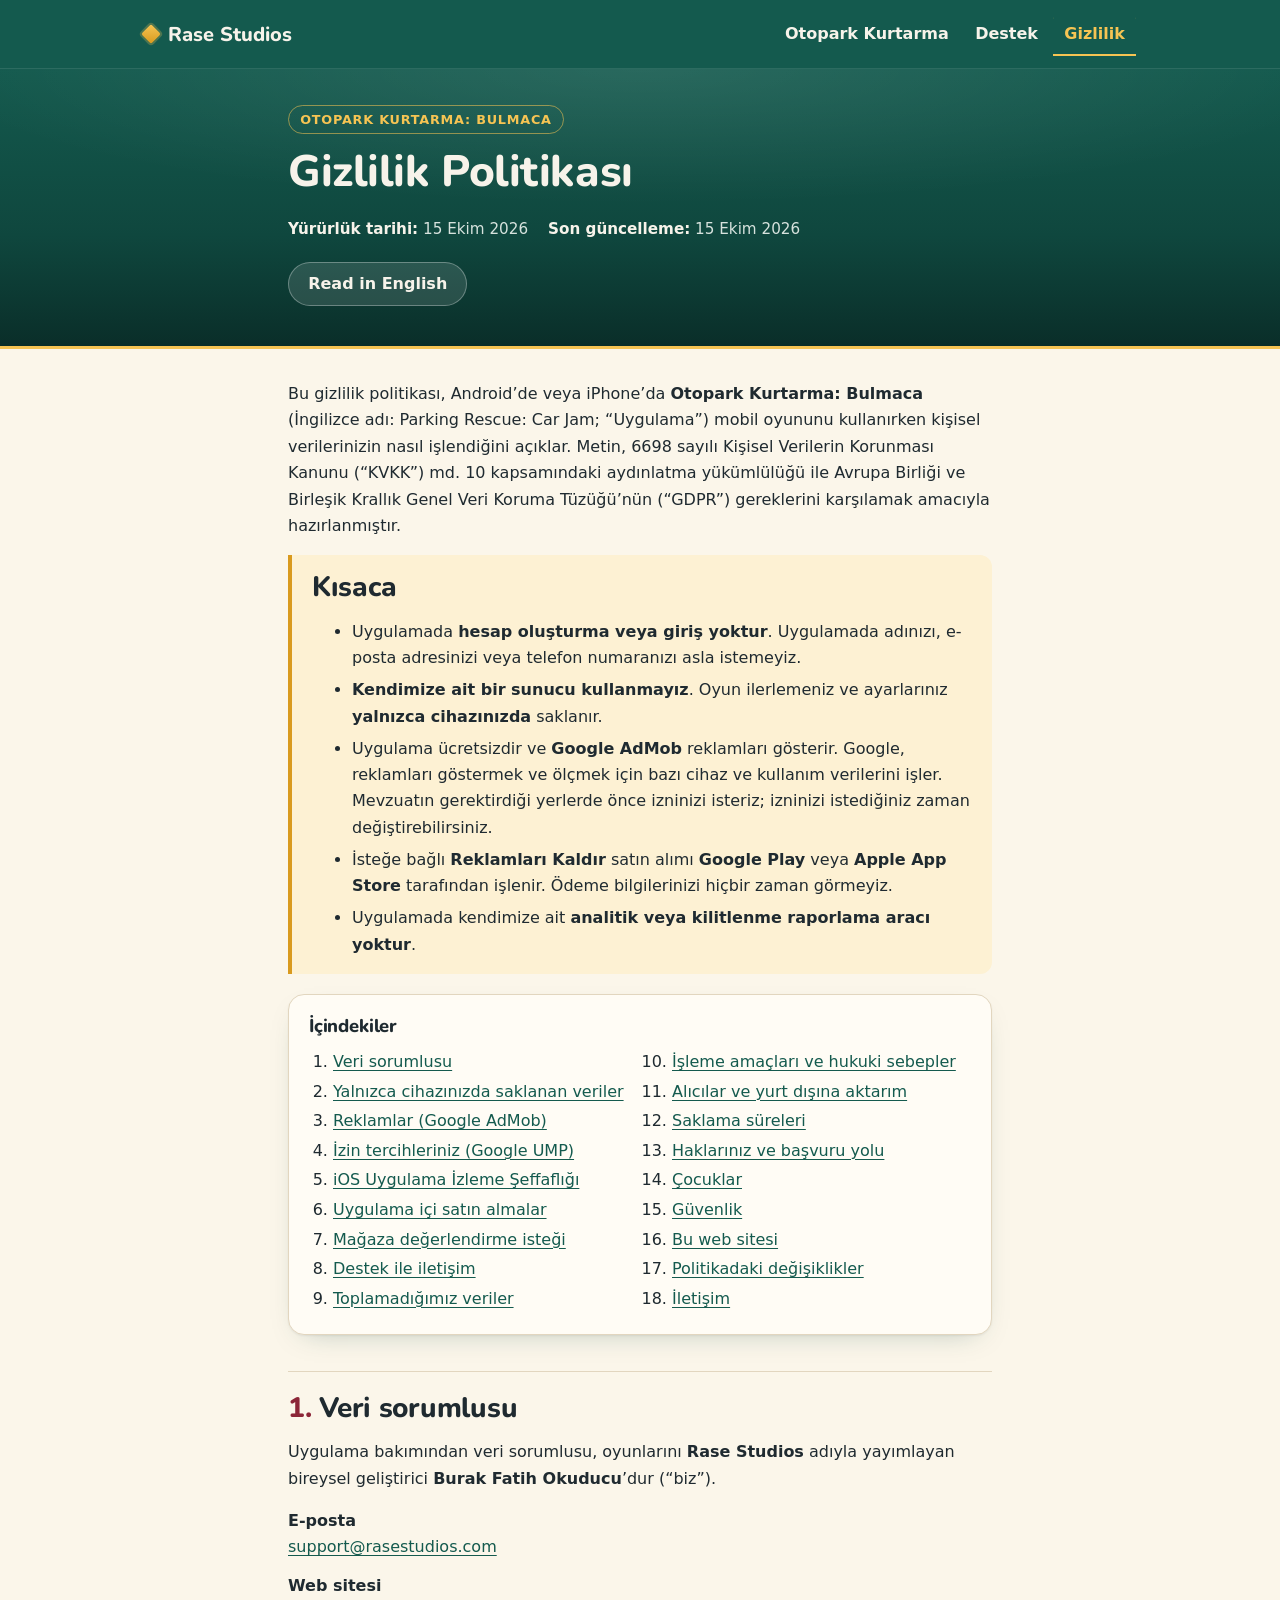
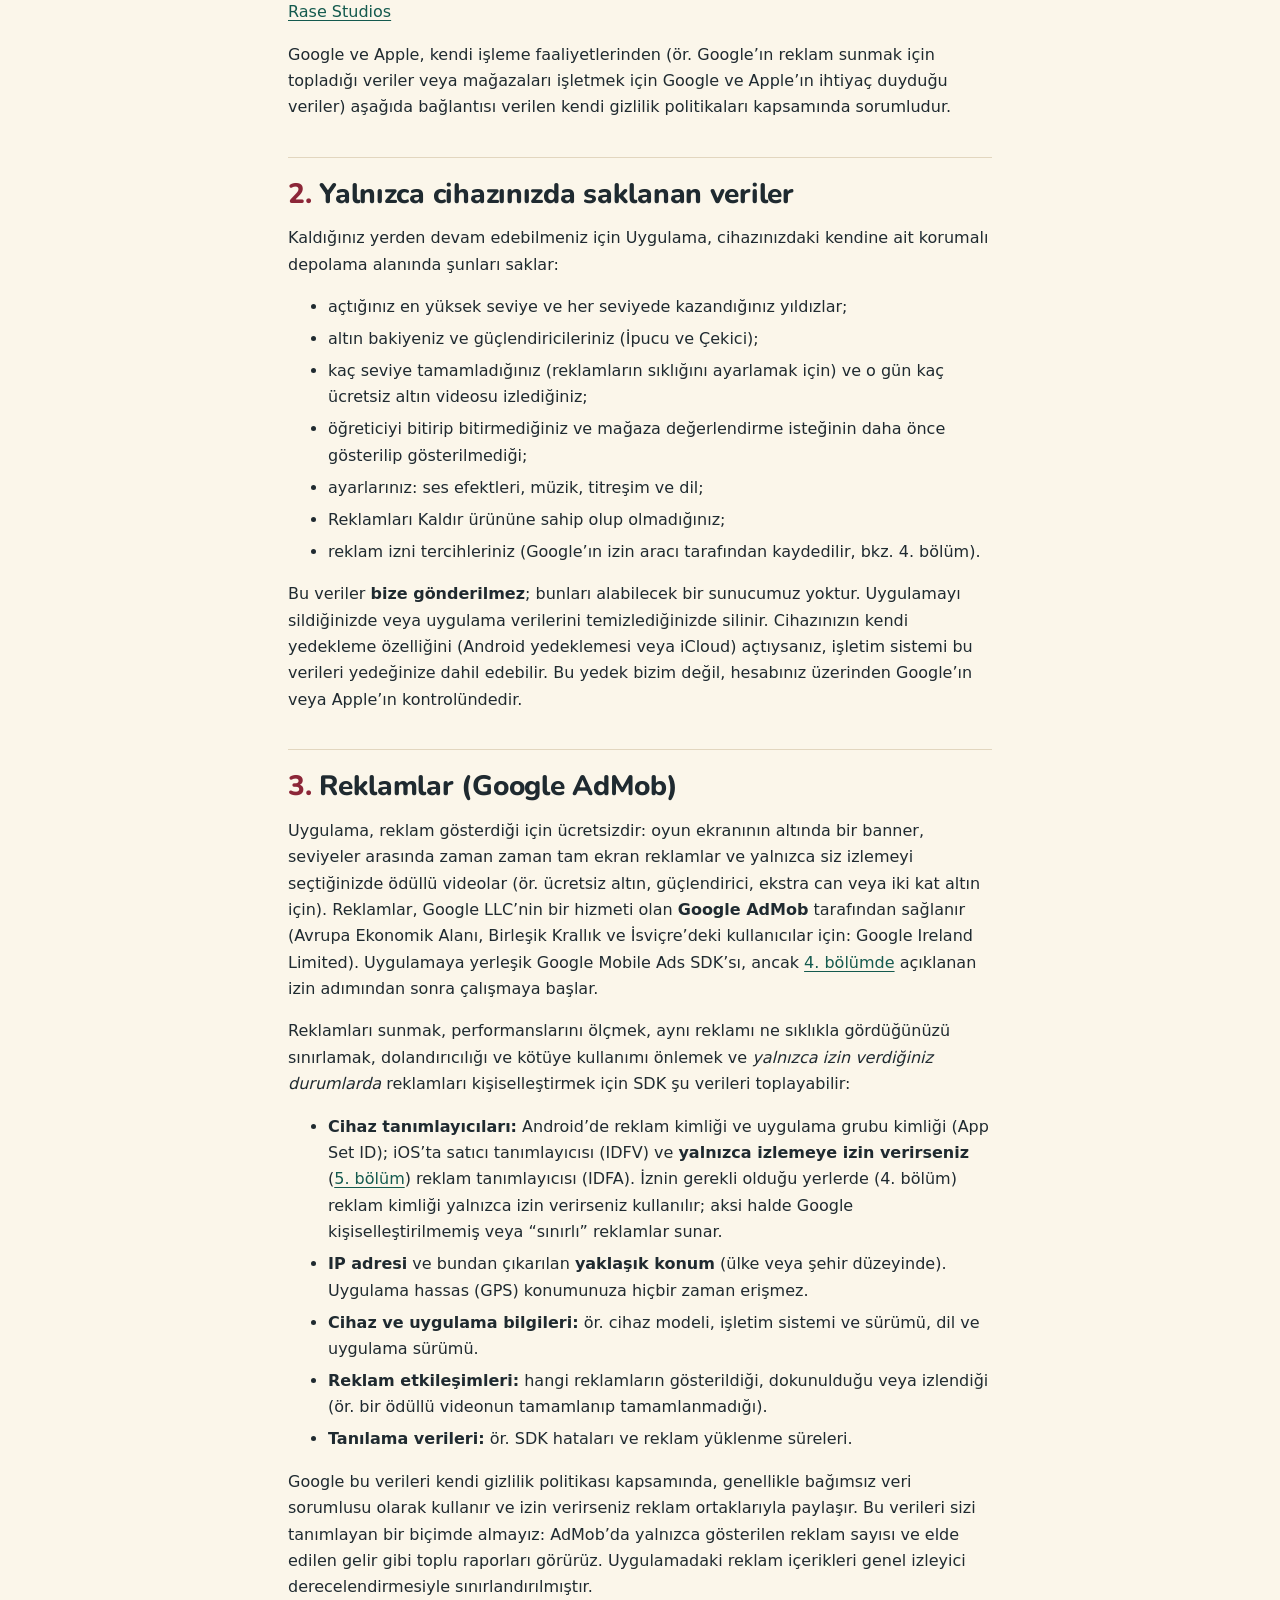
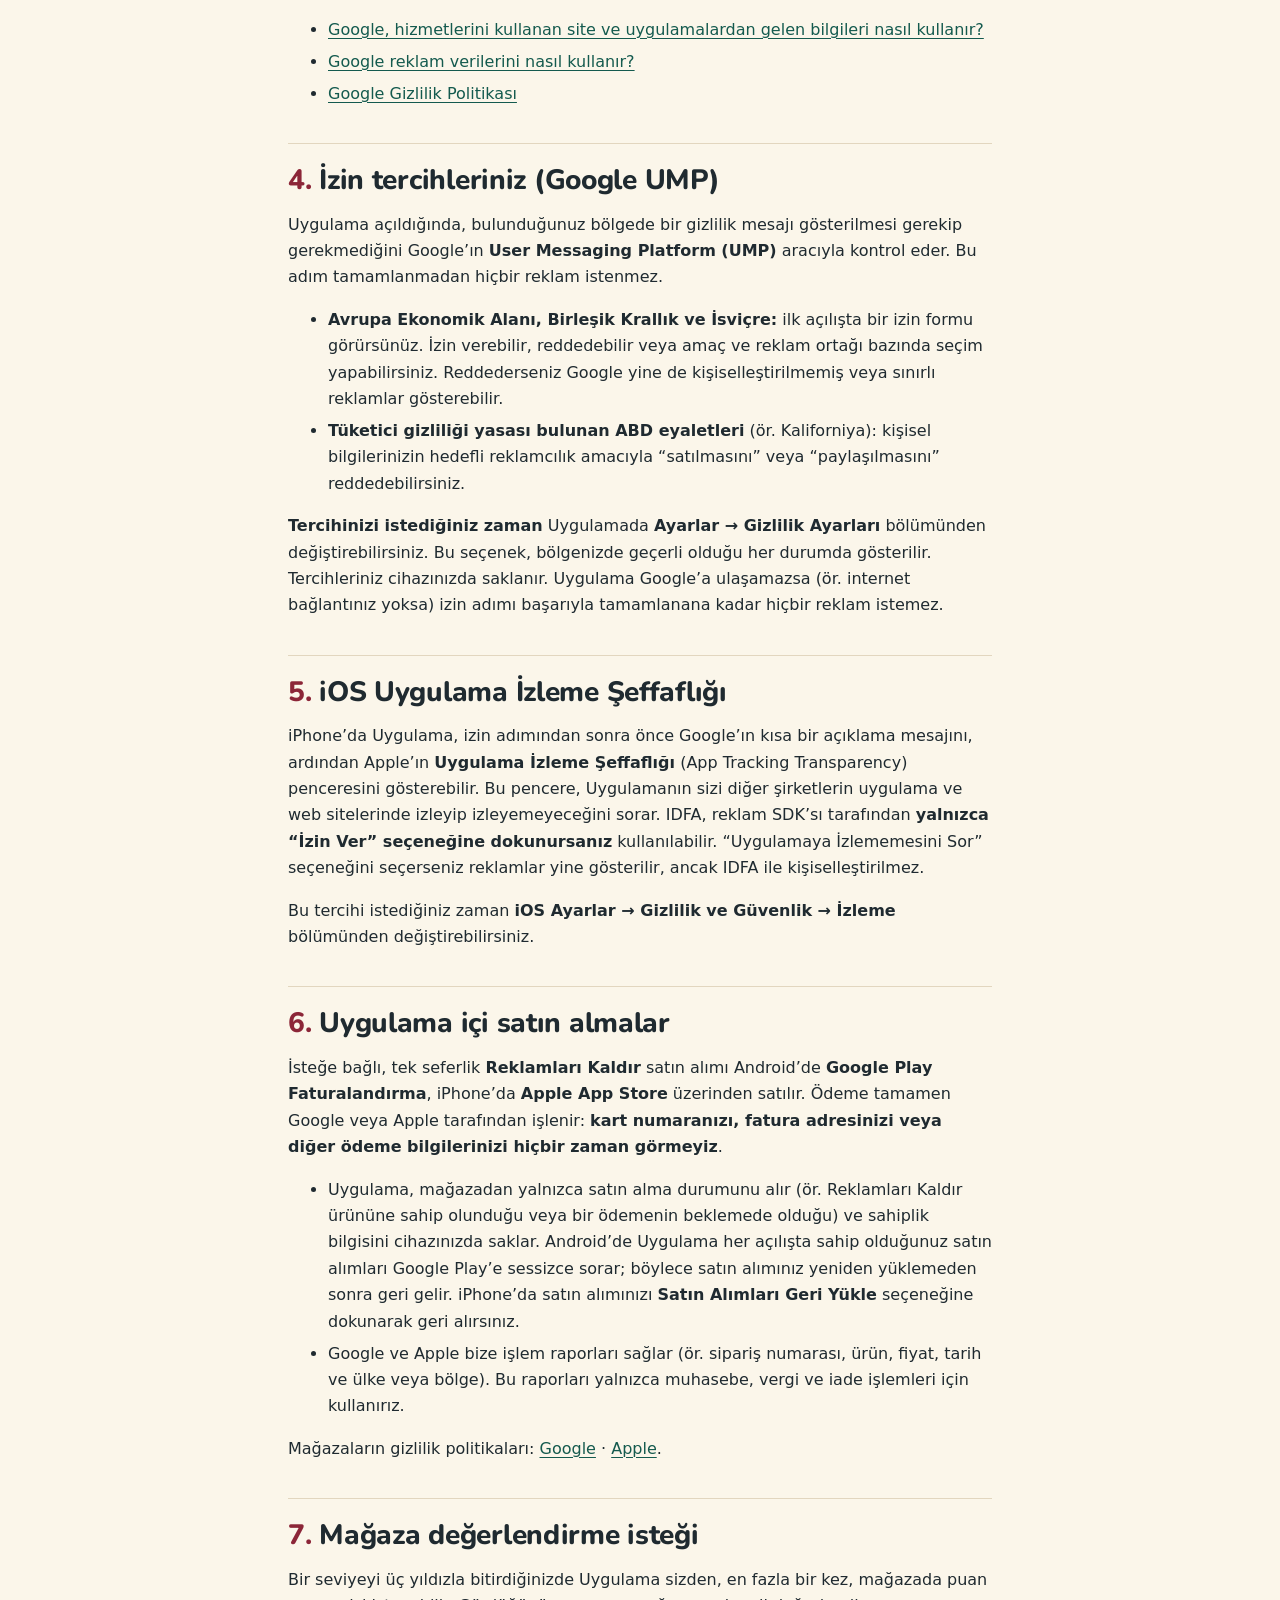
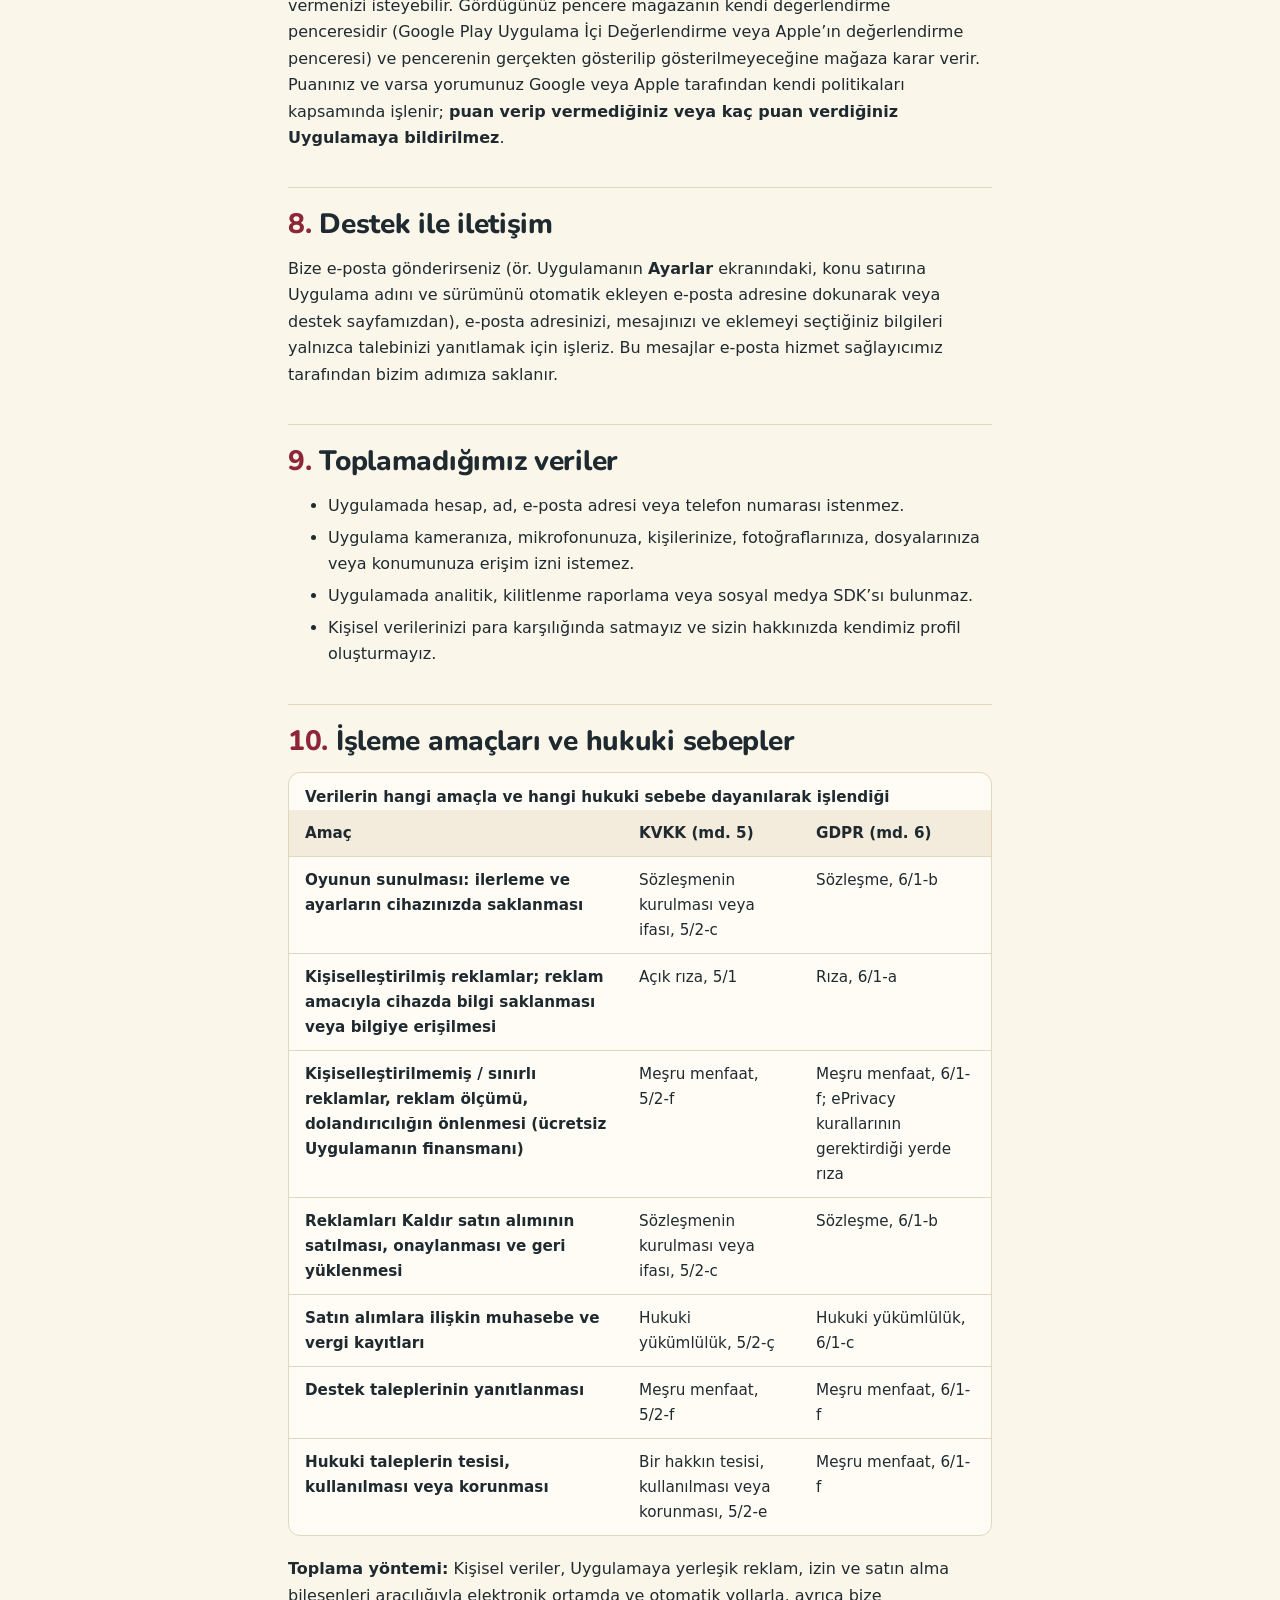
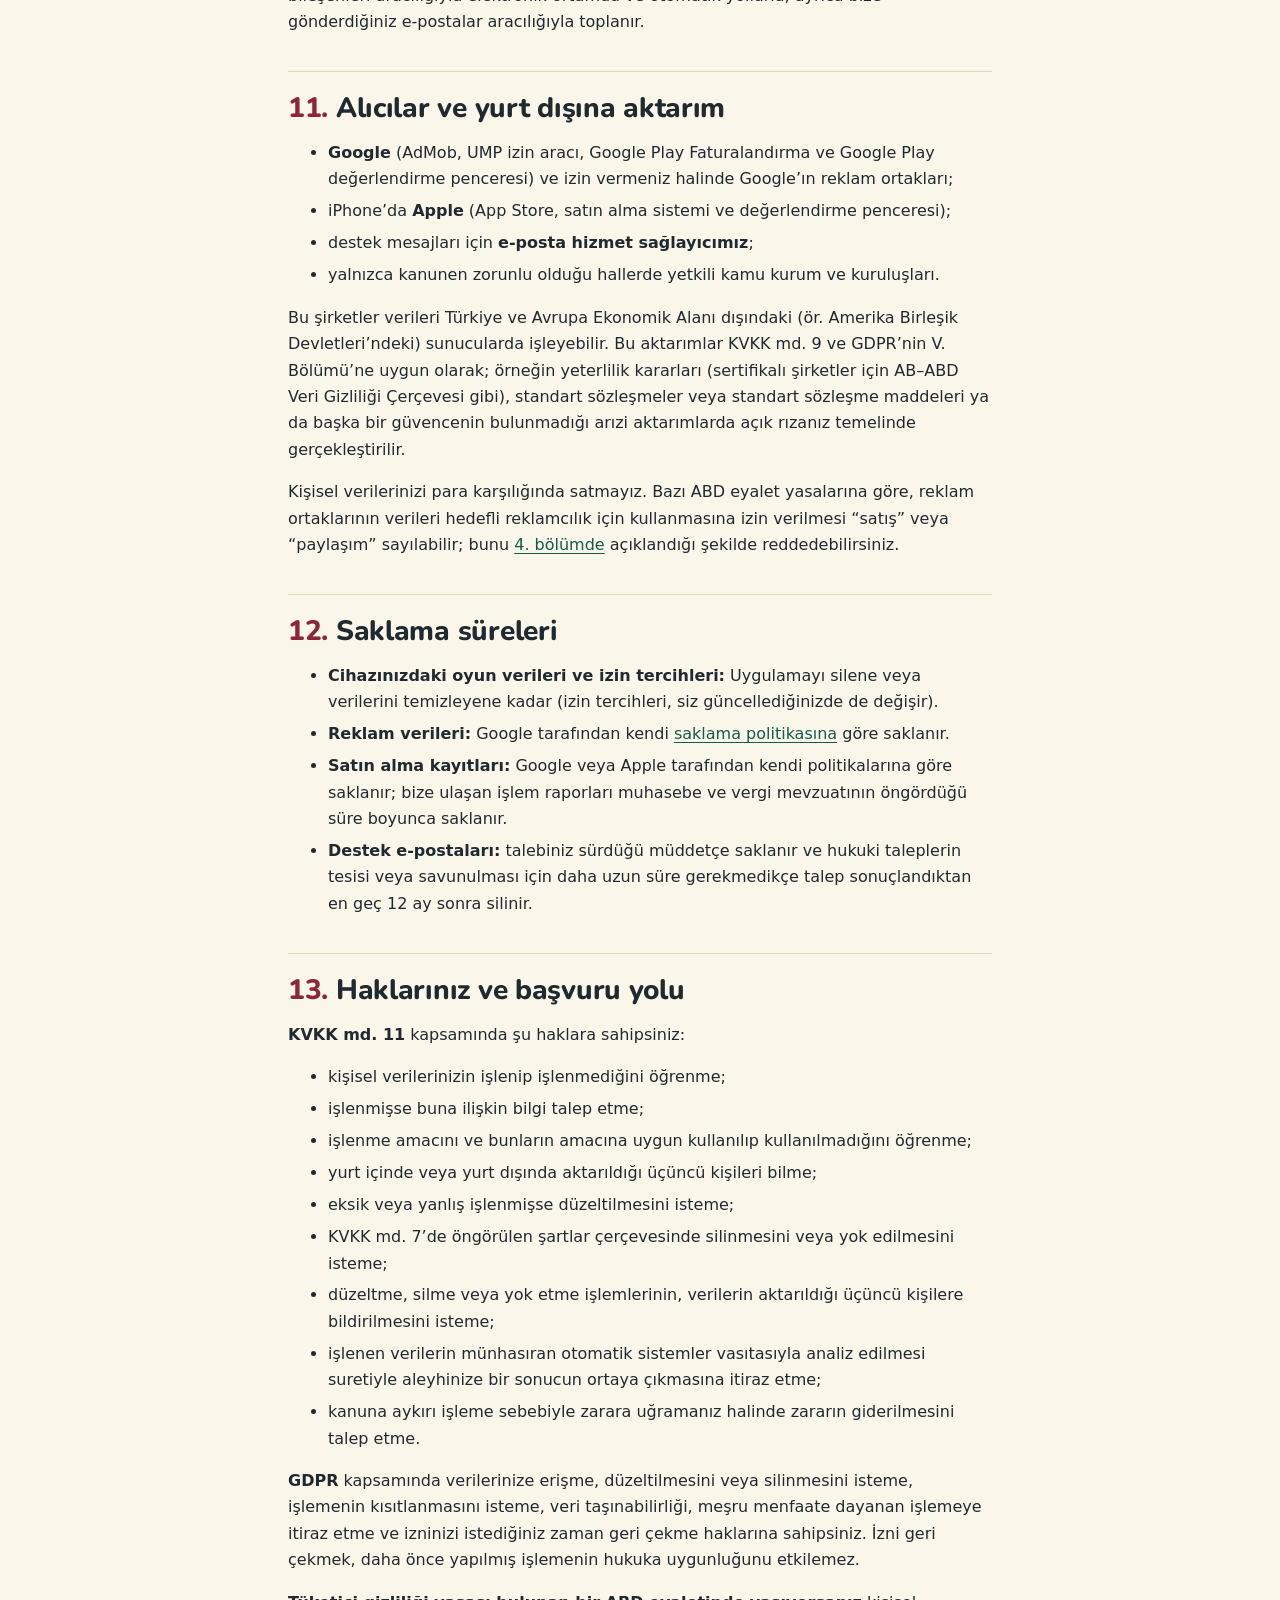
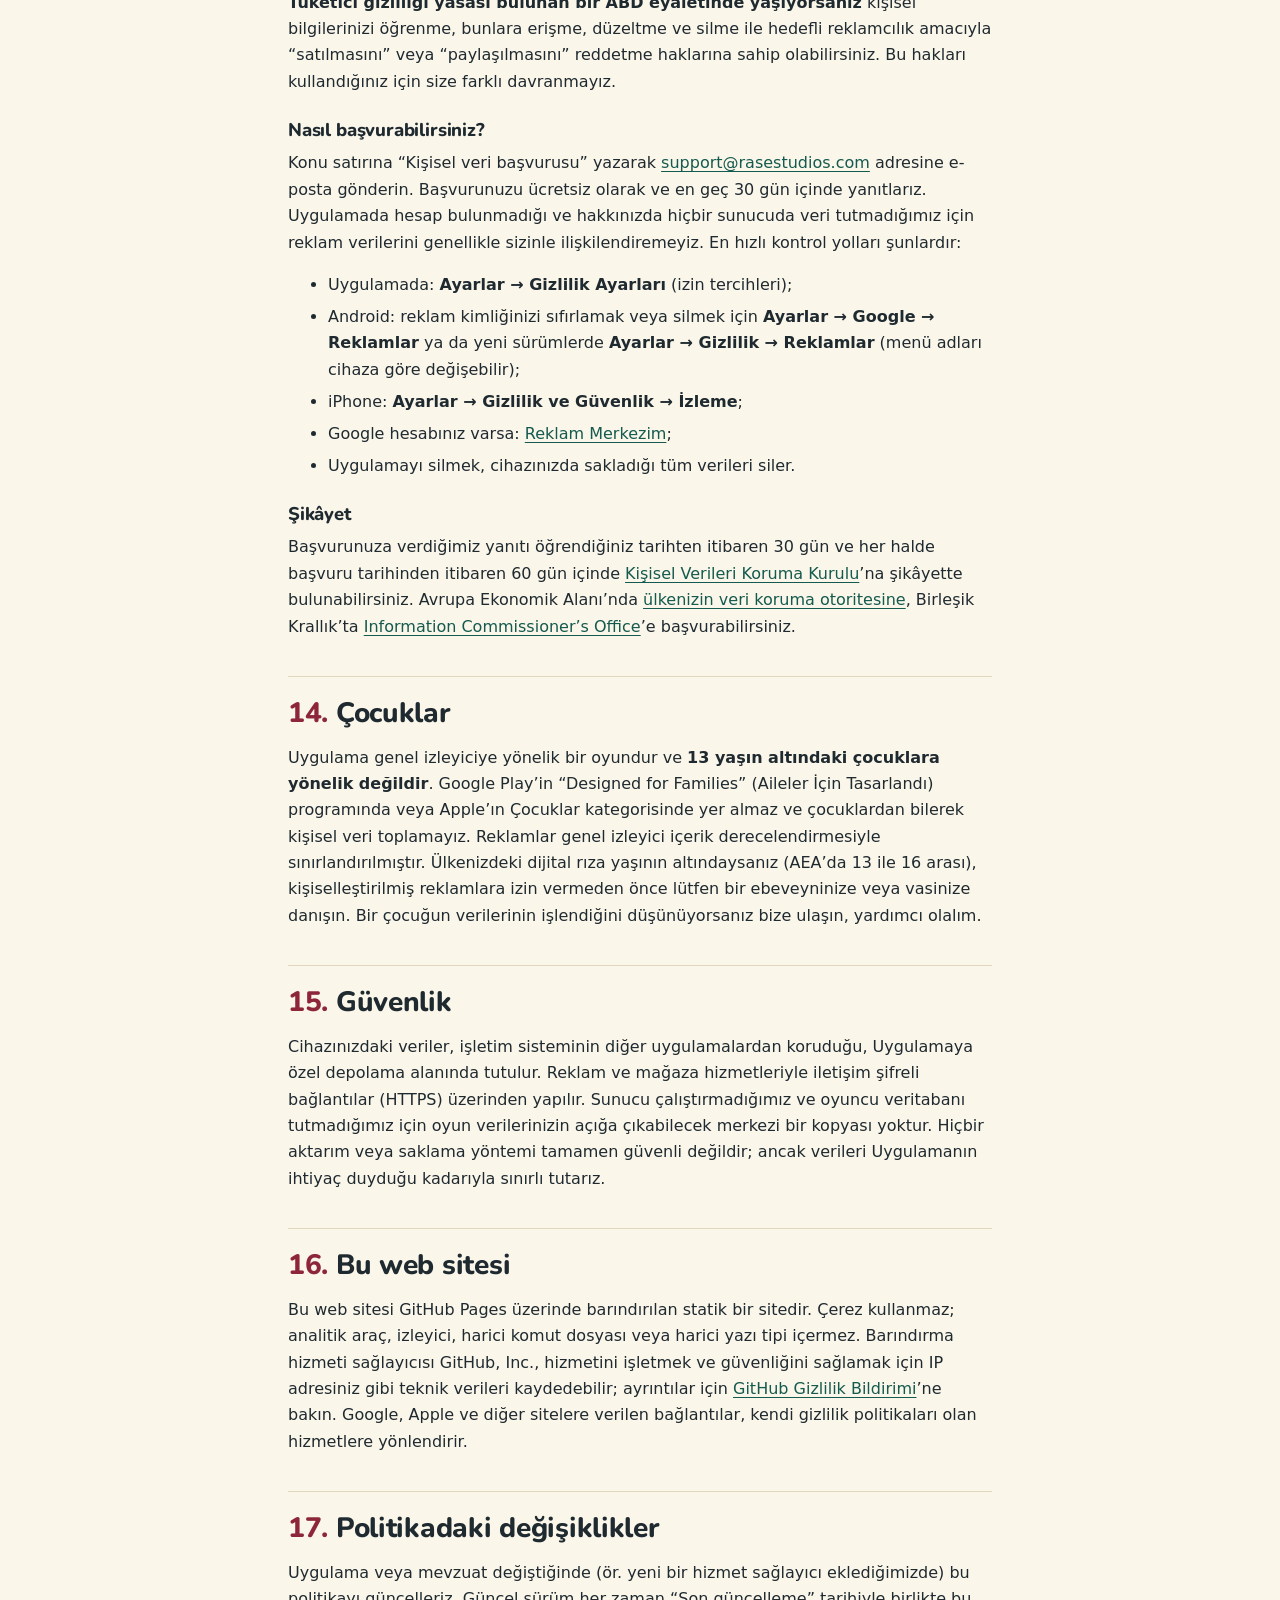
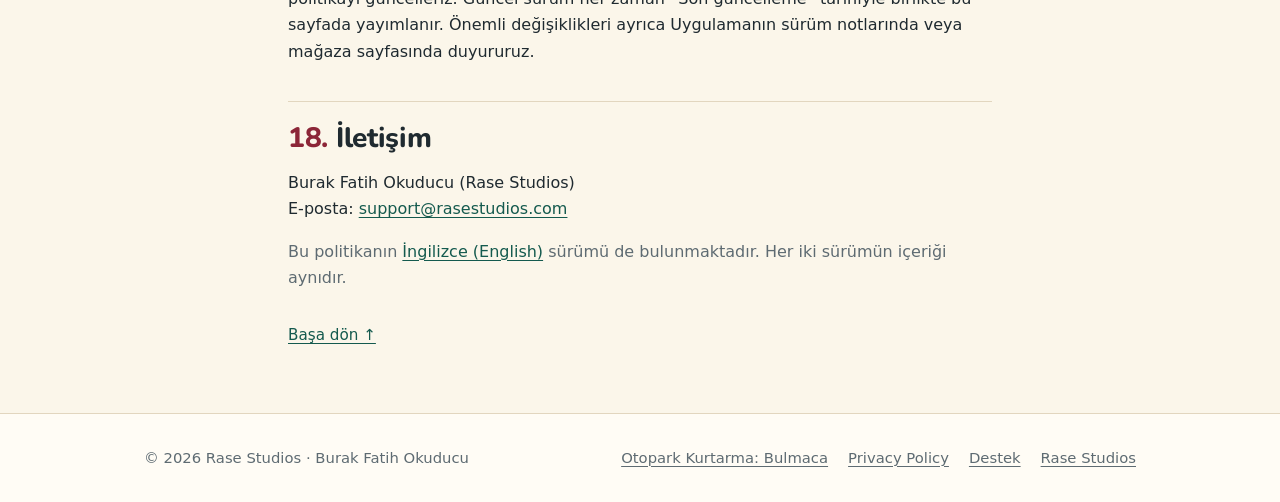
<file: park-rescue/gizlilik/index.html>
<!doctype html>
<html lang="tr">
<head>
  <meta charset="utf-8">
  <meta name="viewport" content="width=device-width, initial-scale=1, viewport-fit=cover">
  <meta http-equiv="Content-Security-Policy" content="default-src 'none'; style-src 'self'; img-src 'self'; font-src 'self'; base-uri 'none'; form-action 'none'">
  <meta name="referrer" content="strict-origin-when-cross-origin">
  <title>Gizlilik Politikası – Otopark Kurtarma: Bulmaca</title>
  <meta name="description" content="Rase Studios tarafından geliştirilen Otopark Kurtarma: Bulmaca oyununun gizlilik politikası ve KVKK aydınlatma metni: hangi verilerin, hangi amaçla işlendiği ve KVKK ile GDPR kapsamındaki haklarınız.">
  <meta name="color-scheme" content="light dark">
  <meta name="theme-color" content="#145a4e">
  <link rel="alternate" hreflang="en" href="../privacy/">
  <link rel="icon" href="../favicon-32.png" type="image/png" sizes="32x32">
  <link rel="apple-touch-icon" href="../apple-touch-icon.png">
  <link rel="stylesheet" href="../../assets/style.css">
</head>
<body>
  <a class="skip-link" href="#main">İçeriğe geç</a>

  <header class="site-header felt">
    <div class="wrap">
      <a class="brand" href="../../"><span class="brand-mark" aria-hidden="true"></span>Rase Studios</a>
      <nav class="site-nav" aria-label="Ana menü">
        <ul>
          <li><a href="../#tr">Otopark Kurtarma</a></li>
          <li><a href="../support/#tr">Destek</a></li>
          <li><a href="./" aria-current="page">Gizlilik</a></li>
        </ul>
      </nav>
    </div>
  </header>

  <main id="main">
    <div class="doc-header felt banner">
      <div class="wrap prose">
        <p class="eyebrow">Otopark Kurtarma: Bulmaca</p>
        <h1 id="top">Gizlilik Politikası</h1>
        <ul class="doc-meta">
          <li><strong>Yürürlük tarihi:</strong> <time datetime="2026-10-15">15 Ekim 2026</time></li>
          <li><strong>Son güncelleme:</strong> <time datetime="2026-10-15">15 Ekim 2026</time></li>
        </ul>
        <div class="doc-actions">
          <a class="btn btn-glass" href="../privacy/" lang="en" hreflang="en">Read in English</a>
        </div>
      </div>
    </div>

    <div class="doc">
      <div class="wrap prose">
        <p>Bu gizlilik politikası, Android’de veya iPhone’da <strong>Otopark Kurtarma: Bulmaca</strong> (İngilizce adı: <span lang="en">Parking Rescue: Car Jam</span>; “Uygulama”) mobil oyununu kullanırken kişisel verilerinizin nasıl işlendiğini açıklar. Metin, 6698 sayılı Kişisel Verilerin Korunması Kanunu (“KVKK”) md. 10 kapsamındaki aydınlatma yükümlülüğü ile Avrupa Birliği ve Birleşik Krallık Genel Veri Koruma Tüzüğü’nün (“GDPR”) gereklerini karşılamak amacıyla hazırlanmıştır.</p>

        <section class="callout" aria-labelledby="ozet">
          <h2 id="ozet">Kısaca</h2>
          <ul>
            <li>Uygulamada <strong>hesap oluşturma veya giriş yoktur</strong>. Uygulamada adınızı, e-posta adresinizi veya telefon numaranızı asla istemeyiz.</li>
            <li><strong>Kendimize ait bir sunucu kullanmayız</strong>. Oyun ilerlemeniz ve ayarlarınız <strong>yalnızca cihazınızda</strong> saklanır.</li>
            <li>Uygulama ücretsizdir ve <strong>Google AdMob</strong> reklamları gösterir. Google, reklamları göstermek ve ölçmek için bazı cihaz ve kullanım verilerini işler. Mevzuatın gerektirdiği yerlerde önce izninizi isteriz; izninizi istediğiniz zaman değiştirebilirsiniz.</li>
            <li>İsteğe bağlı <strong>Reklamları Kaldır</strong> satın alımı <strong>Google Play</strong> veya <strong>Apple App Store</strong> tarafından işlenir. Ödeme bilgilerinizi hiçbir zaman görmeyiz.</li>
            <li>Uygulamada kendimize ait <strong>analitik veya kilitlenme raporlama aracı yoktur</strong>.</li>
          </ul>
        </section>

        <nav class="toc card" aria-labelledby="toc-title">
          <h2 id="toc-title">İçindekiler</h2>
          <ol>
            <li><a href="#veri-sorumlusu">Veri sorumlusu</a></li>
            <li><a href="#cihazda">Yalnızca cihazınızda saklanan veriler</a></li>
            <li><a href="#reklamlar">Reklamlar (Google AdMob)</a></li>
            <li><a href="#izin">İzin tercihleriniz (Google UMP)</a></li>
            <li><a href="#att">iOS Uygulama İzleme Şeffaflığı</a></li>
            <li><a href="#satin-alma">Uygulama içi satın almalar</a></li>
            <li><a href="#degerlendirme">Mağaza değerlendirme isteği</a></li>
            <li><a href="#destek">Destek ile iletişim</a></li>
            <li><a href="#toplamadiklarimiz">Toplamadığımız veriler</a></li>
            <li><a href="#hukuki-sebepler">İşleme amaçları ve hukuki sebepler</a></li>
            <li><a href="#aktarim">Alıcılar ve yurt dışına aktarım</a></li>
            <li><a href="#saklama">Saklama süreleri</a></li>
            <li><a href="#haklar">Haklarınız ve başvuru yolu</a></li>
            <li><a href="#cocuklar">Çocuklar</a></li>
            <li><a href="#guvenlik">Güvenlik</a></li>
            <li><a href="#web-sitesi">Bu web sitesi</a></li>
            <li><a href="#degisiklikler">Politikadaki değişiklikler</a></li>
            <li><a href="#iletisim">İletişim</a></li>
          </ol>
        </nav>

        <h2 id="veri-sorumlusu"><span class="num">1.</span> Veri sorumlusu</h2>
        <p>Uygulama bakımından veri sorumlusu, oyunlarını <strong>Rase Studios</strong> adıyla yayımlayan bireysel geliştirici <strong>Burak Fatih Okuducu</strong>’dur (“biz”).</p>
        <dl class="contact">
          <dt>E-posta</dt>
          <dd><a href="mailto:support@rasestudios.com">support@rasestudios.com</a></dd>
          <dt>Web sitesi</dt>
          <dd><a href="../../">Rase Studios</a></dd>
        </dl>
        <p>Google ve Apple, kendi işleme faaliyetlerinden (ör. Google’ın reklam sunmak için topladığı veriler veya mağazaları işletmek için Google ve Apple’ın ihtiyaç duyduğu veriler) aşağıda bağlantısı verilen kendi gizlilik politikaları kapsamında sorumludur.</p>

        <h2 id="cihazda"><span class="num">2.</span> Yalnızca cihazınızda saklanan veriler</h2>
        <p>Kaldığınız yerden devam edebilmeniz için Uygulama, cihazınızdaki kendine ait korumalı depolama alanında şunları saklar:</p>
        <ul>
          <li>açtığınız en yüksek seviye ve her seviyede kazandığınız yıldızlar;</li>
          <li>altın bakiyeniz ve güçlendiricileriniz (İpucu ve Çekici);</li>
          <li>kaç seviye tamamladığınız (reklamların sıklığını ayarlamak için) ve o gün kaç ücretsiz altın videosu izlediğiniz;</li>
          <li>öğreticiyi bitirip bitirmediğiniz ve mağaza değerlendirme isteğinin daha önce gösterilip gösterilmediği;</li>
          <li>ayarlarınız: ses efektleri, müzik, titreşim ve dil;</li>
          <li>Reklamları Kaldır ürününe sahip olup olmadığınız;</li>
          <li>reklam izni tercihleriniz (Google’ın izin aracı tarafından kaydedilir, bkz. 4. bölüm).</li>
        </ul>
        <p>Bu veriler <strong>bize gönderilmez</strong>; bunları alabilecek bir sunucumuz yoktur. Uygulamayı sildiğinizde veya uygulama verilerini temizlediğinizde silinir. Cihazınızın kendi yedekleme özelliğini (Android yedeklemesi veya iCloud) açtıysanız, işletim sistemi bu verileri yedeğinize dahil edebilir. Bu yedek bizim değil, hesabınız üzerinden Google’ın veya Apple’ın kontrolündedir.</p>

        <h2 id="reklamlar"><span class="num">3.</span> Reklamlar (Google AdMob)</h2>
        <p>Uygulama, reklam gösterdiği için ücretsizdir: oyun ekranının altında bir banner, seviyeler arasında zaman zaman tam ekran reklamlar ve yalnızca siz izlemeyi seçtiğinizde ödüllü videolar (ör. ücretsiz altın, güçlendirici, ekstra can veya iki kat altın için). Reklamlar, Google LLC’nin bir hizmeti olan <strong>Google AdMob</strong> tarafından sağlanır (Avrupa Ekonomik Alanı, Birleşik Krallık ve İsviçre’deki kullanıcılar için: Google Ireland Limited). Uygulamaya yerleşik Google Mobile Ads SDK’sı, ancak <a href="#izin">4. bölümde</a> açıklanan izin adımından sonra çalışmaya başlar.</p>
        <p>Reklamları sunmak, performanslarını ölçmek, aynı reklamı ne sıklıkla gördüğünüzü sınırlamak, dolandırıcılığı ve kötüye kullanımı önlemek ve <em>yalnızca izin verdiğiniz durumlarda</em> reklamları kişiselleştirmek için SDK şu verileri toplayabilir:</p>
        <ul>
          <li><strong>Cihaz tanımlayıcıları:</strong> Android’de reklam kimliği ve uygulama grubu kimliği (App Set ID); iOS’ta satıcı tanımlayıcısı (IDFV) ve <strong>yalnızca izlemeye izin verirseniz</strong> (<a href="#att">5. bölüm</a>) reklam tanımlayıcısı (IDFA). İznin gerekli olduğu yerlerde (4. bölüm) reklam kimliği yalnızca izin verirseniz kullanılır; aksi halde Google kişiselleştirilmemiş veya “sınırlı” reklamlar sunar.</li>
          <li><strong>IP adresi</strong> ve bundan çıkarılan <strong>yaklaşık konum</strong> (ülke veya şehir düzeyinde). Uygulama hassas (GPS) konumunuza hiçbir zaman erişmez.</li>
          <li><strong>Cihaz ve uygulama bilgileri:</strong> ör. cihaz modeli, işletim sistemi ve sürümü, dil ve uygulama sürümü.</li>
          <li><strong>Reklam etkileşimleri:</strong> hangi reklamların gösterildiği, dokunulduğu veya izlendiği (ör. bir ödüllü videonun tamamlanıp tamamlanmadığı).</li>
          <li><strong>Tanılama verileri:</strong> ör. SDK hataları ve reklam yüklenme süreleri.</li>
        </ul>
        <p>Google bu verileri kendi gizlilik politikası kapsamında, genellikle bağımsız veri sorumlusu olarak kullanır ve izin verirseniz reklam ortaklarıyla paylaşır. Bu verileri sizi tanımlayan bir biçimde almayız: AdMob’da yalnızca gösterilen reklam sayısı ve elde edilen gelir gibi toplu raporları görürüz. Uygulamadaki reklam içerikleri genel izleyici derecelendirmesiyle sınırlandırılmıştır.</p>
        <ul>
          <li><a href="https://policies.google.com/technologies/partner-sites?hl=tr">Google, hizmetlerini kullanan site ve uygulamalardan gelen bilgileri nasıl kullanır?</a></li>
          <li><a href="https://policies.google.com/technologies/ads?hl=tr">Google reklam verilerini nasıl kullanır?</a></li>
          <li><a href="https://policies.google.com/privacy?hl=tr">Google Gizlilik Politikası</a></li>
        </ul>

        <h2 id="izin"><span class="num">4.</span> İzin tercihleriniz (Google UMP)</h2>
        <p>Uygulama açıldığında, bulunduğunuz bölgede bir gizlilik mesajı gösterilmesi gerekip gerekmediğini Google’ın <strong>User Messaging Platform (UMP)</strong> aracıyla kontrol eder. Bu adım tamamlanmadan hiçbir reklam istenmez.</p>
        <ul>
          <li><strong>Avrupa Ekonomik Alanı, Birleşik Krallık ve İsviçre:</strong> ilk açılışta bir izin formu görürsünüz. İzin verebilir, reddedebilir veya amaç ve reklam ortağı bazında seçim yapabilirsiniz. Reddederseniz Google yine de kişiselleştirilmemiş veya sınırlı reklamlar gösterebilir.</li>
          <li><strong>Tüketici gizliliği yasası bulunan ABD eyaletleri</strong> (ör. Kaliforniya): kişisel bilgilerinizin hedefli reklamcılık amacıyla “satılmasını” veya “paylaşılmasını” reddedebilirsiniz.</li>
        </ul>
        <p><strong>Tercihinizi istediğiniz zaman</strong> Uygulamada <strong>Ayarlar → Gizlilik Ayarları</strong> bölümünden değiştirebilirsiniz. Bu seçenek, bölgenizde geçerli olduğu her durumda gösterilir. Tercihleriniz cihazınızda saklanır. Uygulama Google’a ulaşamazsa (ör. internet bağlantınız yoksa) izin adımı başarıyla tamamlanana kadar hiçbir reklam istemez.</p>

        <h2 id="att"><span class="num">5.</span> iOS Uygulama İzleme Şeffaflığı</h2>
        <p>iPhone’da Uygulama, izin adımından sonra önce Google’ın kısa bir açıklama mesajını, ardından Apple’ın <strong>Uygulama İzleme Şeffaflığı</strong> (App Tracking Transparency) penceresini gösterebilir. Bu pencere, Uygulamanın sizi diğer şirketlerin uygulama ve web sitelerinde izleyip izleyemeyeceğini sorar. IDFA, reklam SDK’sı tarafından <strong>yalnızca “İzin Ver” seçeneğine dokunursanız</strong> kullanılabilir. “Uygulamaya İzlememesini Sor” seçeneğini seçerseniz reklamlar yine gösterilir, ancak IDFA ile kişiselleştirilmez.</p>
        <p>Bu tercihi istediğiniz zaman <strong>iOS Ayarlar → Gizlilik ve Güvenlik → İzleme</strong> bölümünden değiştirebilirsiniz.</p>

        <h2 id="satin-alma"><span class="num">6.</span> Uygulama içi satın almalar</h2>
        <p>İsteğe bağlı, tek seferlik <strong>Reklamları Kaldır</strong> satın alımı Android’de <strong>Google Play Faturalandırma</strong>, iPhone’da <strong>Apple App Store</strong> üzerinden satılır. Ödeme tamamen Google veya Apple tarafından işlenir: <strong>kart numaranızı, fatura adresinizi veya diğer ödeme bilgilerinizi hiçbir zaman görmeyiz</strong>.</p>
        <ul>
          <li>Uygulama, mağazadan yalnızca satın alma durumunu alır (ör. Reklamları Kaldır ürününe sahip olunduğu veya bir ödemenin beklemede olduğu) ve sahiplik bilgisini cihazınızda saklar. Android’de Uygulama her açılışta sahip olduğunuz satın alımları Google Play’e sessizce sorar; böylece satın alımınız yeniden yüklemeden sonra geri gelir. iPhone’da satın alımınızı <strong>Satın Alımları Geri Yükle</strong> seçeneğine dokunarak geri alırsınız.</li>
          <li>Google ve Apple bize işlem raporları sağlar (ör. sipariş numarası, ürün, fiyat, tarih ve ülke veya bölge). Bu raporları yalnızca muhasebe, vergi ve iade işlemleri için kullanırız.</li>
        </ul>
        <p>Mağazaların gizlilik politikaları: <a href="https://policies.google.com/privacy?hl=tr">Google</a> · <a href="https://www.apple.com/tr/legal/privacy/">Apple</a>.</p>

        <h2 id="degerlendirme"><span class="num">7.</span> Mağaza değerlendirme isteği</h2>
        <p>Bir seviyeyi üç yıldızla bitirdiğinizde Uygulama sizden, en fazla bir kez, mağazada puan vermenizi isteyebilir. Gördüğünüz pencere mağazanın kendi değerlendirme penceresidir (Google Play Uygulama İçi Değerlendirme veya Apple’ın değerlendirme penceresi) ve pencerenin gerçekten gösterilip gösterilmeyeceğine mağaza karar verir. Puanınız ve varsa yorumunuz Google veya Apple tarafından kendi politikaları kapsamında işlenir; <strong>puan verip vermediğiniz veya kaç puan verdiğiniz Uygulamaya bildirilmez</strong>.</p>

        <h2 id="destek"><span class="num">8.</span> Destek ile iletişim</h2>
        <p>Bize e-posta gönderirseniz (ör. Uygulamanın <strong>Ayarlar</strong> ekranındaki, konu satırına Uygulama adını ve sürümünü otomatik ekleyen e-posta adresine dokunarak veya destek sayfamızdan), e-posta adresinizi, mesajınızı ve eklemeyi seçtiğiniz bilgileri yalnızca talebinizi yanıtlamak için işleriz. Bu mesajlar e-posta hizmet sağlayıcımız tarafından bizim adımıza saklanır.</p>

        <h2 id="toplamadiklarimiz"><span class="num">9.</span> Toplamadığımız veriler</h2>
        <ul>
          <li>Uygulamada hesap, ad, e-posta adresi veya telefon numarası istenmez.</li>
          <li>Uygulama kameranıza, mikrofonunuza, kişilerinize, fotoğraflarınıza, dosyalarınıza veya konumunuza erişim izni istemez.</li>
          <li>Uygulamada analitik, kilitlenme raporlama veya sosyal medya SDK’sı bulunmaz.</li>
          <li>Kişisel verilerinizi para karşılığında satmayız ve sizin hakkınızda kendimiz profil oluşturmayız.</li>
        </ul>

        <h2 id="hukuki-sebepler"><span class="num">10.</span> İşleme amaçları ve hukuki sebepler</h2>
        <div class="table-wrap stack" role="region" aria-labelledby="bases-caption" tabindex="0">
          <table>
            <caption id="bases-caption">Verilerin hangi amaçla ve hangi hukuki sebebe dayanılarak işlendiği</caption>
            <thead>
              <tr>
                <th scope="col">Amaç</th>
                <th scope="col">KVKK (md. 5)</th>
                <th scope="col">GDPR (md. 6)</th>
              </tr>
            </thead>
            <tbody>
              <tr>
                <th scope="row">Oyunun sunulması: ilerleme ve ayarların cihazınızda saklanması</th>
                <td data-label="KVKK (md. 5)">Sözleşmenin kurulması veya ifası, 5/2-c</td>
                <td data-label="GDPR (md. 6)">Sözleşme, 6/1-b</td>
              </tr>
              <tr>
                <th scope="row">Kişiselleştirilmiş reklamlar; reklam amacıyla cihazda bilgi saklanması veya bilgiye erişilmesi</th>
                <td data-label="KVKK (md. 5)">Açık rıza, 5/1</td>
                <td data-label="GDPR (md. 6)">Rıza, 6/1-a</td>
              </tr>
              <tr>
                <th scope="row">Kişiselleştirilmemiş / sınırlı reklamlar, reklam ölçümü, dolandırıcılığın önlenmesi (ücretsiz Uygulamanın finansmanı)</th>
                <td data-label="KVKK (md. 5)">Meşru menfaat, 5/2-f</td>
                <td data-label="GDPR (md. 6)">Meşru menfaat, 6/1-f; ePrivacy kurallarının gerektirdiği yerde rıza</td>
              </tr>
              <tr>
                <th scope="row">Reklamları Kaldır satın alımının satılması, onaylanması ve geri yüklenmesi</th>
                <td data-label="KVKK (md. 5)">Sözleşmenin kurulması veya ifası, 5/2-c</td>
                <td data-label="GDPR (md. 6)">Sözleşme, 6/1-b</td>
              </tr>
              <tr>
                <th scope="row">Satın alımlara ilişkin muhasebe ve vergi kayıtları</th>
                <td data-label="KVKK (md. 5)">Hukuki yükümlülük, 5/2-ç</td>
                <td data-label="GDPR (md. 6)">Hukuki yükümlülük, 6/1-c</td>
              </tr>
              <tr>
                <th scope="row">Destek taleplerinin yanıtlanması</th>
                <td data-label="KVKK (md. 5)">Meşru menfaat, 5/2-f</td>
                <td data-label="GDPR (md. 6)">Meşru menfaat, 6/1-f</td>
              </tr>
              <tr>
                <th scope="row">Hukuki taleplerin tesisi, kullanılması veya korunması</th>
                <td data-label="KVKK (md. 5)">Bir hakkın tesisi, kullanılması veya korunması, 5/2-e</td>
                <td data-label="GDPR (md. 6)">Meşru menfaat, 6/1-f</td>
              </tr>
            </tbody>
          </table>
        </div>
        <p><strong>Toplama yöntemi:</strong> Kişisel veriler, Uygulamaya yerleşik reklam, izin ve satın alma bileşenleri aracılığıyla elektronik ortamda ve otomatik yollarla, ayrıca bize gönderdiğiniz e-postalar aracılığıyla toplanır.</p>

        <h2 id="aktarim"><span class="num">11.</span> Alıcılar ve yurt dışına aktarım</h2>
        <ul>
          <li><strong>Google</strong> (AdMob, UMP izin aracı, Google Play Faturalandırma ve Google Play değerlendirme penceresi) ve izin vermeniz halinde Google’ın reklam ortakları;</li>
          <li>iPhone’da <strong>Apple</strong> (App Store, satın alma sistemi ve değerlendirme penceresi);</li>
          <li>destek mesajları için <strong>e-posta hizmet sağlayıcımız</strong>;</li>
          <li>yalnızca kanunen zorunlu olduğu hallerde yetkili kamu kurum ve kuruluşları.</li>
        </ul>
        <p>Bu şirketler verileri Türkiye ve Avrupa Ekonomik Alanı dışındaki (ör. Amerika Birleşik Devletleri’ndeki) sunucularda işleyebilir. Bu aktarımlar KVKK md. 9 ve GDPR’nin V. Bölümü’ne uygun olarak; örneğin yeterlilik kararları (sertifikalı şirketler için AB–ABD Veri Gizliliği Çerçevesi gibi), standart sözleşmeler veya standart sözleşme maddeleri ya da başka bir güvencenin bulunmadığı arızi aktarımlarda açık rızanız temelinde gerçekleştirilir.</p>
        <p>Kişisel verilerinizi para karşılığında satmayız. Bazı ABD eyalet yasalarına göre, reklam ortaklarının verileri hedefli reklamcılık için kullanmasına izin verilmesi “satış” veya “paylaşım” sayılabilir; bunu <a href="#izin">4. bölümde</a> açıklandığı şekilde reddedebilirsiniz.</p>

        <h2 id="saklama"><span class="num">12.</span> Saklama süreleri</h2>
        <ul>
          <li><strong>Cihazınızdaki oyun verileri ve izin tercihleri:</strong> Uygulamayı silene veya verilerini temizleyene kadar (izin tercihleri, siz güncellediğinizde de değişir).</li>
          <li><strong>Reklam verileri:</strong> Google tarafından kendi <a href="https://policies.google.com/technologies/retention?hl=tr">saklama politikasına</a> göre saklanır.</li>
          <li><strong>Satın alma kayıtları:</strong> Google veya Apple tarafından kendi politikalarına göre saklanır; bize ulaşan işlem raporları muhasebe ve vergi mevzuatının öngördüğü süre boyunca saklanır.</li>
          <li><strong>Destek e-postaları:</strong> talebiniz sürdüğü müddetçe saklanır ve hukuki taleplerin tesisi veya savunulması için daha uzun süre gerekmedikçe talep sonuçlandıktan en geç 12 ay sonra silinir.</li>
        </ul>

        <h2 id="haklar"><span class="num">13.</span> Haklarınız ve başvuru yolu</h2>
        <p><strong>KVKK md. 11</strong> kapsamında şu haklara sahipsiniz:</p>
        <ul>
          <li>kişisel verilerinizin işlenip işlenmediğini öğrenme;</li>
          <li>işlenmişse buna ilişkin bilgi talep etme;</li>
          <li>işlenme amacını ve bunların amacına uygun kullanılıp kullanılmadığını öğrenme;</li>
          <li>yurt içinde veya yurt dışında aktarıldığı üçüncü kişileri bilme;</li>
          <li>eksik veya yanlış işlenmişse düzeltilmesini isteme;</li>
          <li>KVKK md. 7’de öngörülen şartlar çerçevesinde silinmesini veya yok edilmesini isteme;</li>
          <li>düzeltme, silme veya yok etme işlemlerinin, verilerin aktarıldığı üçüncü kişilere bildirilmesini isteme;</li>
          <li>işlenen verilerin münhasıran otomatik sistemler vasıtasıyla analiz edilmesi suretiyle aleyhinize bir sonucun ortaya çıkmasına itiraz etme;</li>
          <li>kanuna aykırı işleme sebebiyle zarara uğramanız halinde zararın giderilmesini talep etme.</li>
        </ul>
        <p><strong>GDPR</strong> kapsamında verilerinize erişme, düzeltilmesini veya silinmesini isteme, işlemenin kısıtlanmasını isteme, veri taşınabilirliği, meşru menfaate dayanan işlemeye itiraz etme ve izninizi istediğiniz zaman geri çekme haklarına sahipsiniz. İzni geri çekmek, daha önce yapılmış işlemenin hukuka uygunluğunu etkilemez.</p>
        <p><strong>Tüketici gizliliği yasası bulunan bir ABD eyaletinde yaşıyorsanız</strong> kişisel bilgilerinizi öğrenme, bunlara erişme, düzeltme ve silme ile hedefli reklamcılık amacıyla “satılmasını” veya “paylaşılmasını” reddetme haklarına sahip olabilirsiniz. Bu hakları kullandığınız için size farklı davranmayız.</p>
        <h3>Nasıl başvurabilirsiniz?</h3>
        <p>Konu satırına “Kişisel veri başvurusu” yazarak <a href="mailto:support@rasestudios.com">support@rasestudios.com</a> adresine e-posta gönderin. Başvurunuzu ücretsiz olarak ve en geç 30 gün içinde yanıtlarız. Uygulamada hesap bulunmadığı ve hakkınızda hiçbir sunucuda veri tutmadığımız için reklam verilerini genellikle sizinle ilişkilendiremeyiz. En hızlı kontrol yolları şunlardır:</p>
        <ul>
          <li>Uygulamada: <strong>Ayarlar → Gizlilik Ayarları</strong> (izin tercihleri);</li>
          <li>Android: reklam kimliğinizi sıfırlamak veya silmek için <strong>Ayarlar → Google → Reklamlar</strong> ya da yeni sürümlerde <strong>Ayarlar → Gizlilik → Reklamlar</strong> (menü adları cihaza göre değişebilir);</li>
          <li>iPhone: <strong>Ayarlar → Gizlilik ve Güvenlik → İzleme</strong>;</li>
          <li>Google hesabınız varsa: <a href="https://myadcenter.google.com/?hl=tr">Reklam Merkezim</a>;</li>
          <li>Uygulamayı silmek, cihazınızda sakladığı tüm verileri siler.</li>
        </ul>
        <h3>Şikâyet</h3>
        <p>Başvurunuza verdiğimiz yanıtı öğrendiğiniz tarihten itibaren 30 gün ve her halde başvuru tarihinden itibaren 60 gün içinde <a href="https://www.kvkk.gov.tr/">Kişisel Verileri Koruma Kurulu</a>’na şikâyette bulunabilirsiniz. Avrupa Ekonomik Alanı’nda <a href="https://www.edpb.europa.eu/about-edpb/our-members_en">ülkenizin veri koruma otoritesine</a>, Birleşik Krallık’ta <a href="https://ico.org.uk/">Information Commissioner’s Office</a>’e başvurabilirsiniz.</p>

        <h2 id="cocuklar"><span class="num">14.</span> Çocuklar</h2>
        <p>Uygulama genel izleyiciye yönelik bir oyundur ve <strong>13 yaşın altındaki çocuklara yönelik değildir</strong>. Google Play’in “Designed for Families” (Aileler İçin Tasarlandı) programında veya Apple’ın Çocuklar kategorisinde yer almaz ve çocuklardan bilerek kişisel veri toplamayız. Reklamlar genel izleyici içerik derecelendirmesiyle sınırlandırılmıştır. Ülkenizdeki dijital rıza yaşının altındaysanız (AEA’da 13 ile 16 arası), kişiselleştirilmiş reklamlara izin vermeden önce lütfen bir ebeveyninize veya vasinize danışın. Bir çocuğun verilerinin işlendiğini düşünüyorsanız bize ulaşın, yardımcı olalım.</p>

        <h2 id="guvenlik"><span class="num">15.</span> Güvenlik</h2>
        <p>Cihazınızdaki veriler, işletim sisteminin diğer uygulamalardan koruduğu, Uygulamaya özel depolama alanında tutulur. Reklam ve mağaza hizmetleriyle iletişim şifreli bağlantılar (HTTPS) üzerinden yapılır. Sunucu çalıştırmadığımız ve oyuncu veritabanı tutmadığımız için oyun verilerinizin açığa çıkabilecek merkezi bir kopyası yoktur. Hiçbir aktarım veya saklama yöntemi tamamen güvenli değildir; ancak verileri Uygulamanın ihtiyaç duyduğu kadarıyla sınırlı tutarız.</p>

        <h2 id="web-sitesi"><span class="num">16.</span> Bu web sitesi</h2>
        <p>Bu web sitesi GitHub Pages üzerinde barındırılan statik bir sitedir. Çerez kullanmaz; analitik araç, izleyici, harici komut dosyası veya harici yazı tipi içermez. Barındırma hizmeti sağlayıcısı GitHub, Inc., hizmetini işletmek ve güvenliğini sağlamak için IP adresiniz gibi teknik verileri kaydedebilir; ayrıntılar için <a href="https://github.com/site/privacy">GitHub Gizlilik Bildirimi</a>’ne bakın. Google, Apple ve diğer sitelere verilen bağlantılar, kendi gizlilik politikaları olan hizmetlere yönlendirir.</p>

        <h2 id="degisiklikler"><span class="num">17.</span> Politikadaki değişiklikler</h2>
        <p>Uygulama veya mevzuat değiştiğinde (ör. yeni bir hizmet sağlayıcı eklediğimizde) bu politikayı güncelleriz. Güncel sürüm her zaman “Son güncelleme” tarihiyle birlikte bu sayfada yayımlanır. Önemli değişiklikleri ayrıca Uygulamanın sürüm notlarında veya mağaza sayfasında duyururuz.</p>

        <h2 id="iletisim"><span class="num">18.</span> İletişim</h2>
        <p>Burak Fatih Okuducu (Rase Studios)<br>
          E-posta: <a href="mailto:support@rasestudios.com">support@rasestudios.com</a></p>
        <p class="muted">Bu politikanın <a href="../privacy/" lang="en" hreflang="en">İngilizce (English)</a> sürümü de bulunmaktadır. Her iki sürümün içeriği aynıdır.</p>

        <p class="back-to-top"><a href="#top">Başa dön ↑</a></p>
      </div>
    </div>
  </main>

  <footer class="site-footer">
    <div class="wrap">
      <p>© 2026 Rase Studios · Burak Fatih Okuducu</p>
      <ul>
        <li><a href="../#tr">Otopark Kurtarma: Bulmaca</a></li>
        <li><a href="../privacy/" lang="en" hreflang="en">Privacy Policy</a></li>
        <li><a href="../support/#tr">Destek</a></li>
        <li><a href="../../">Rase Studios</a></li>
      </ul>
    </div>
  </footer>
</body>
</html>
</file>
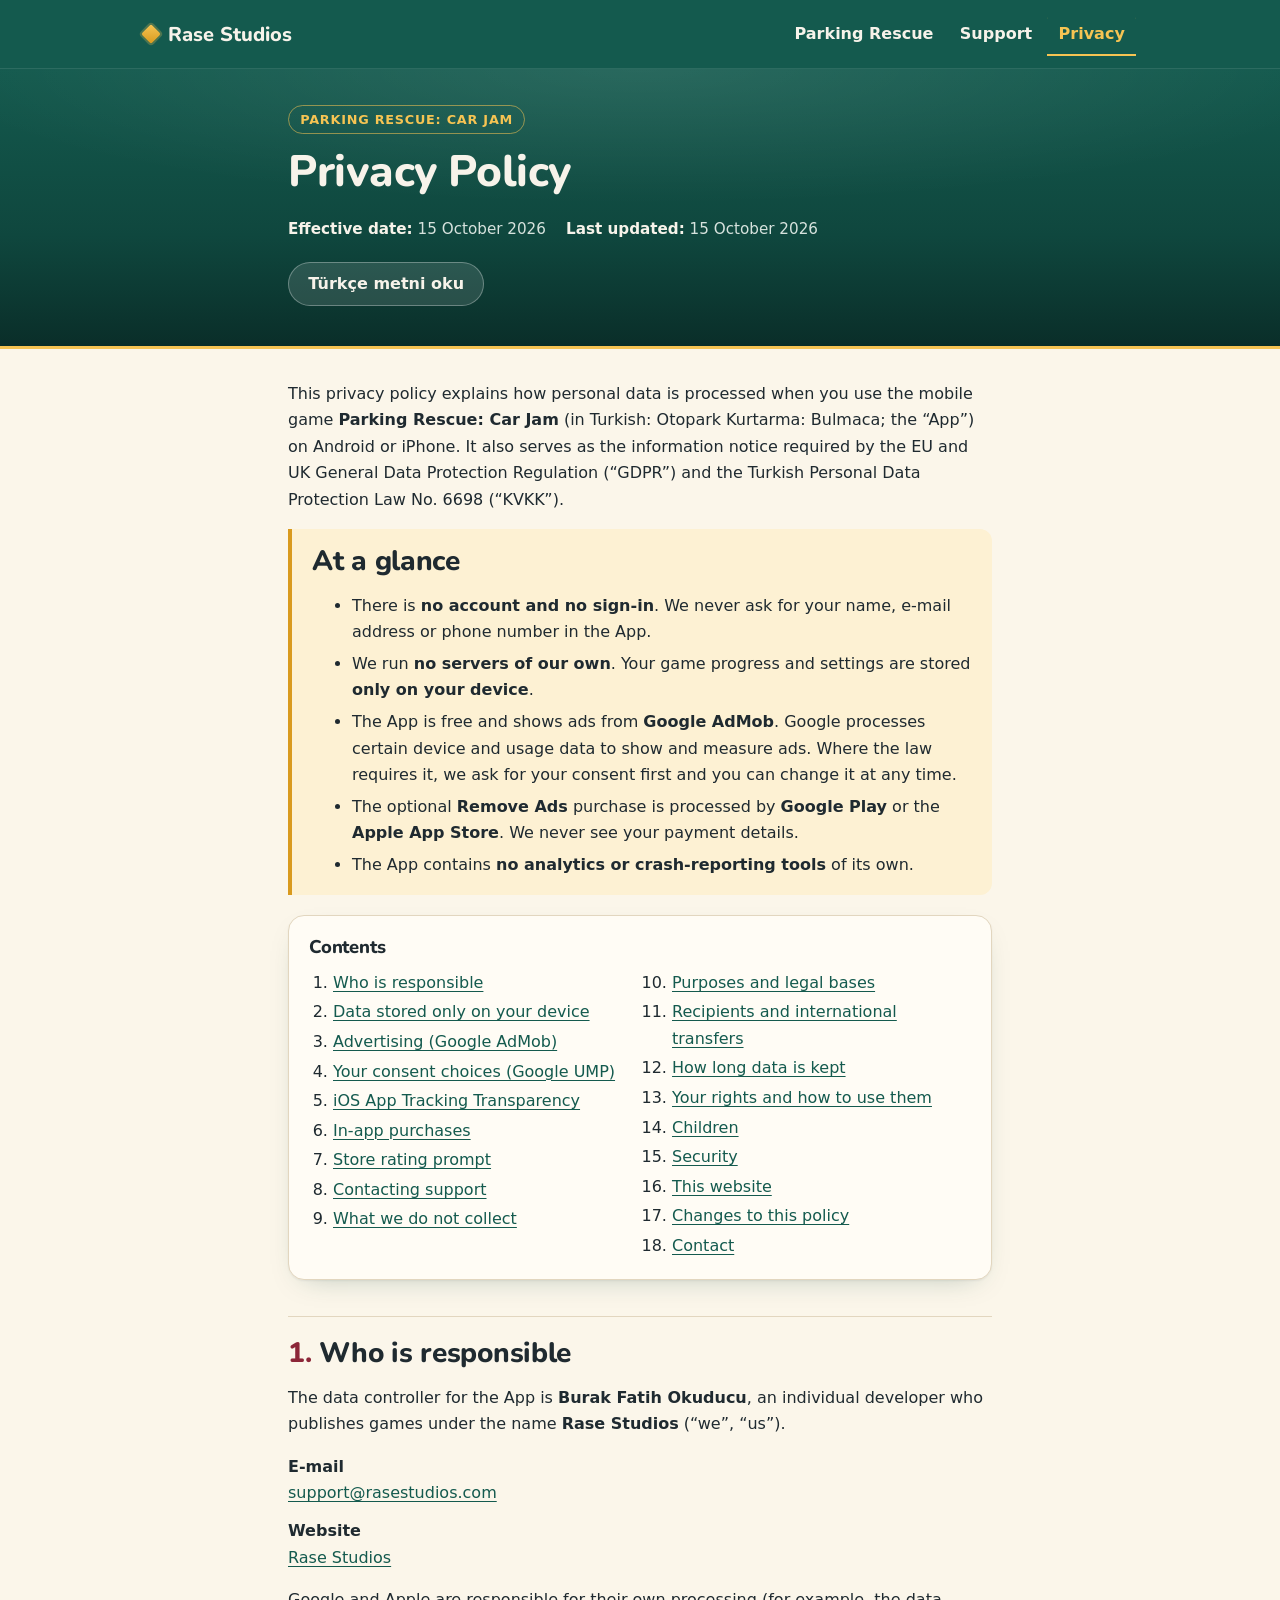
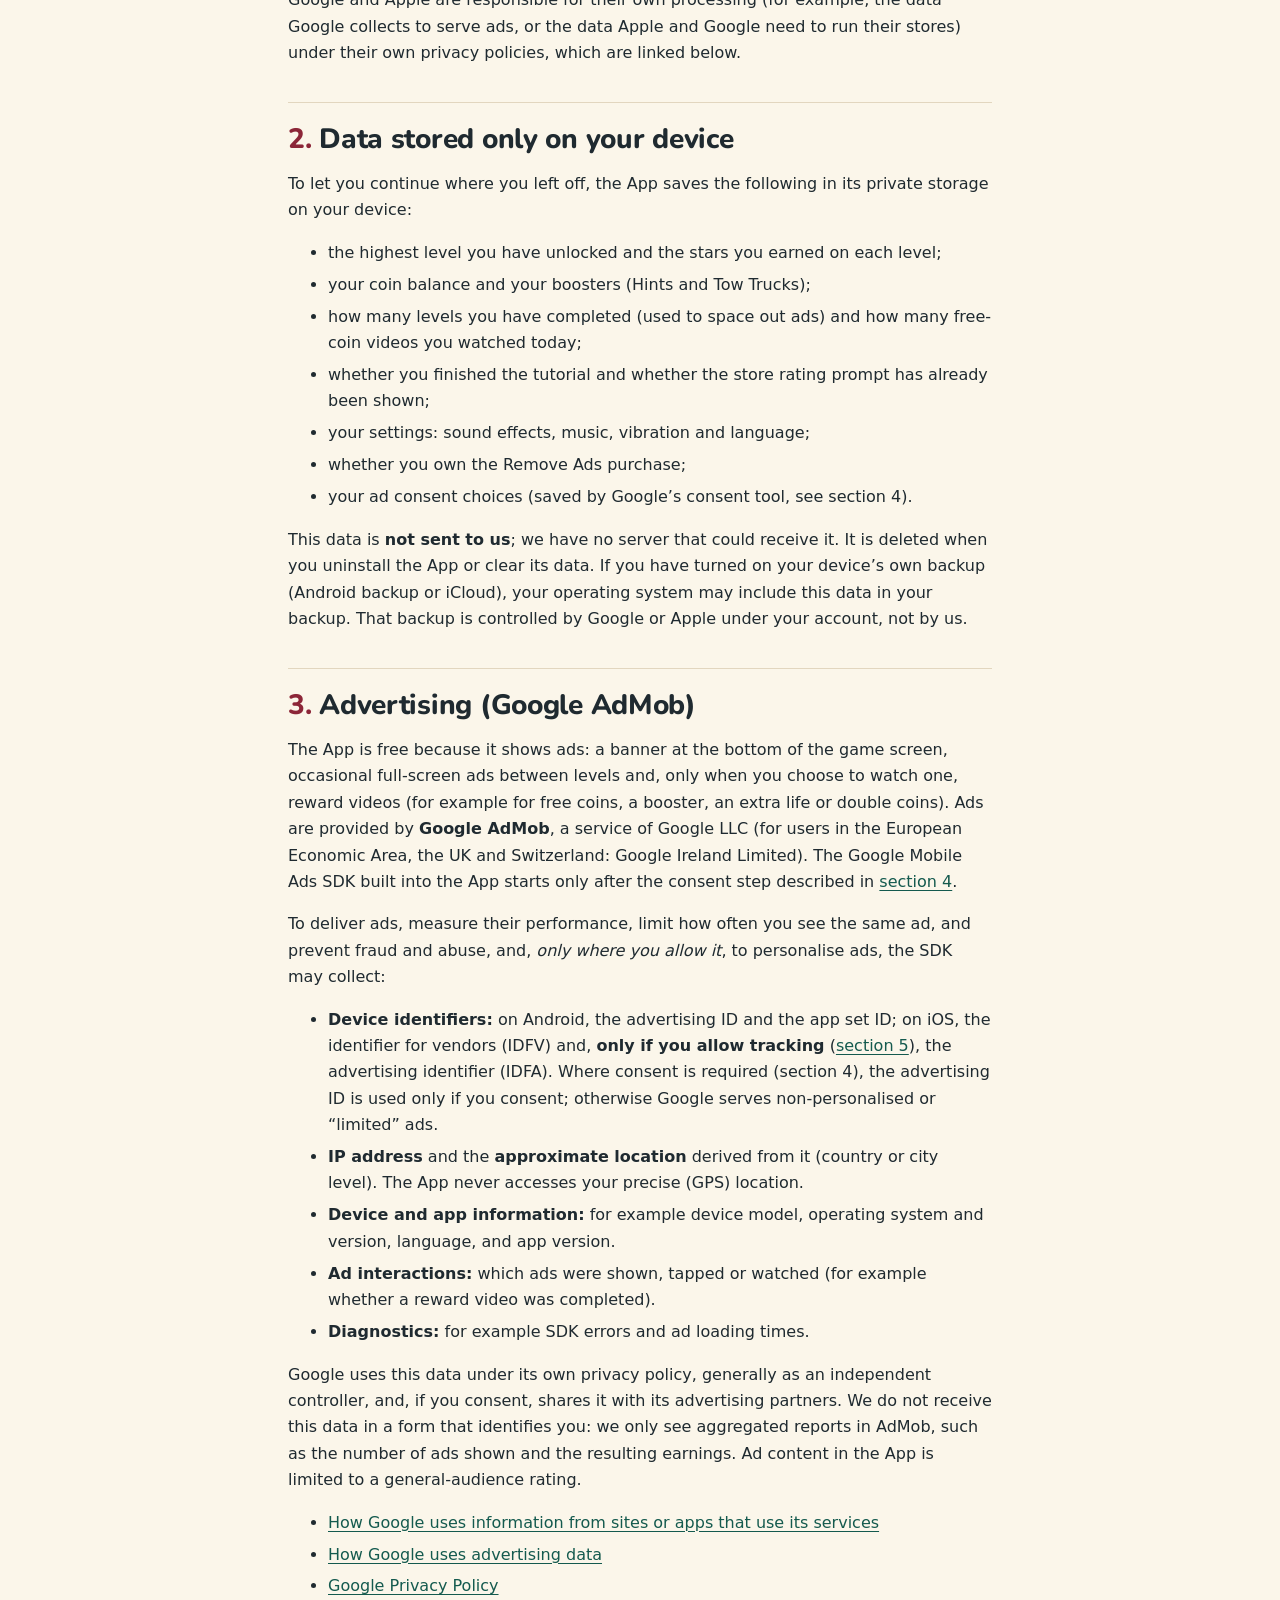
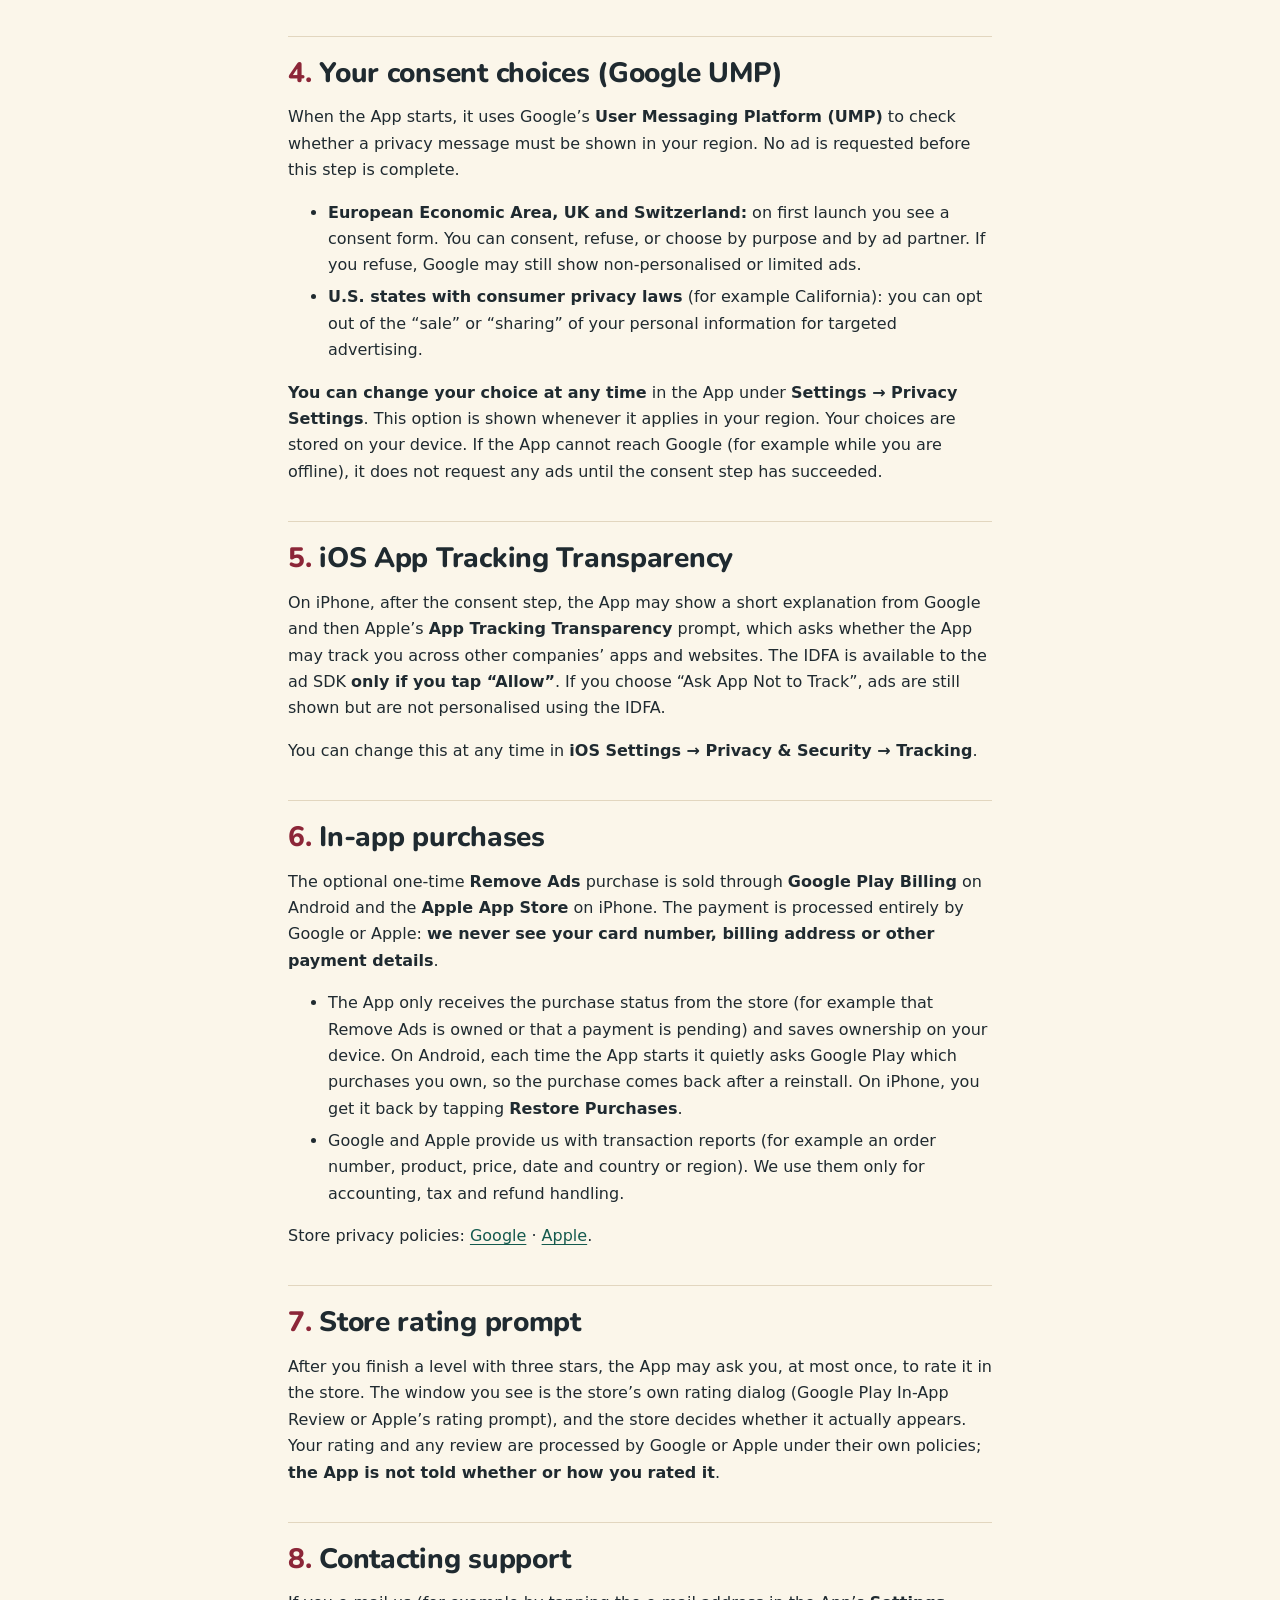
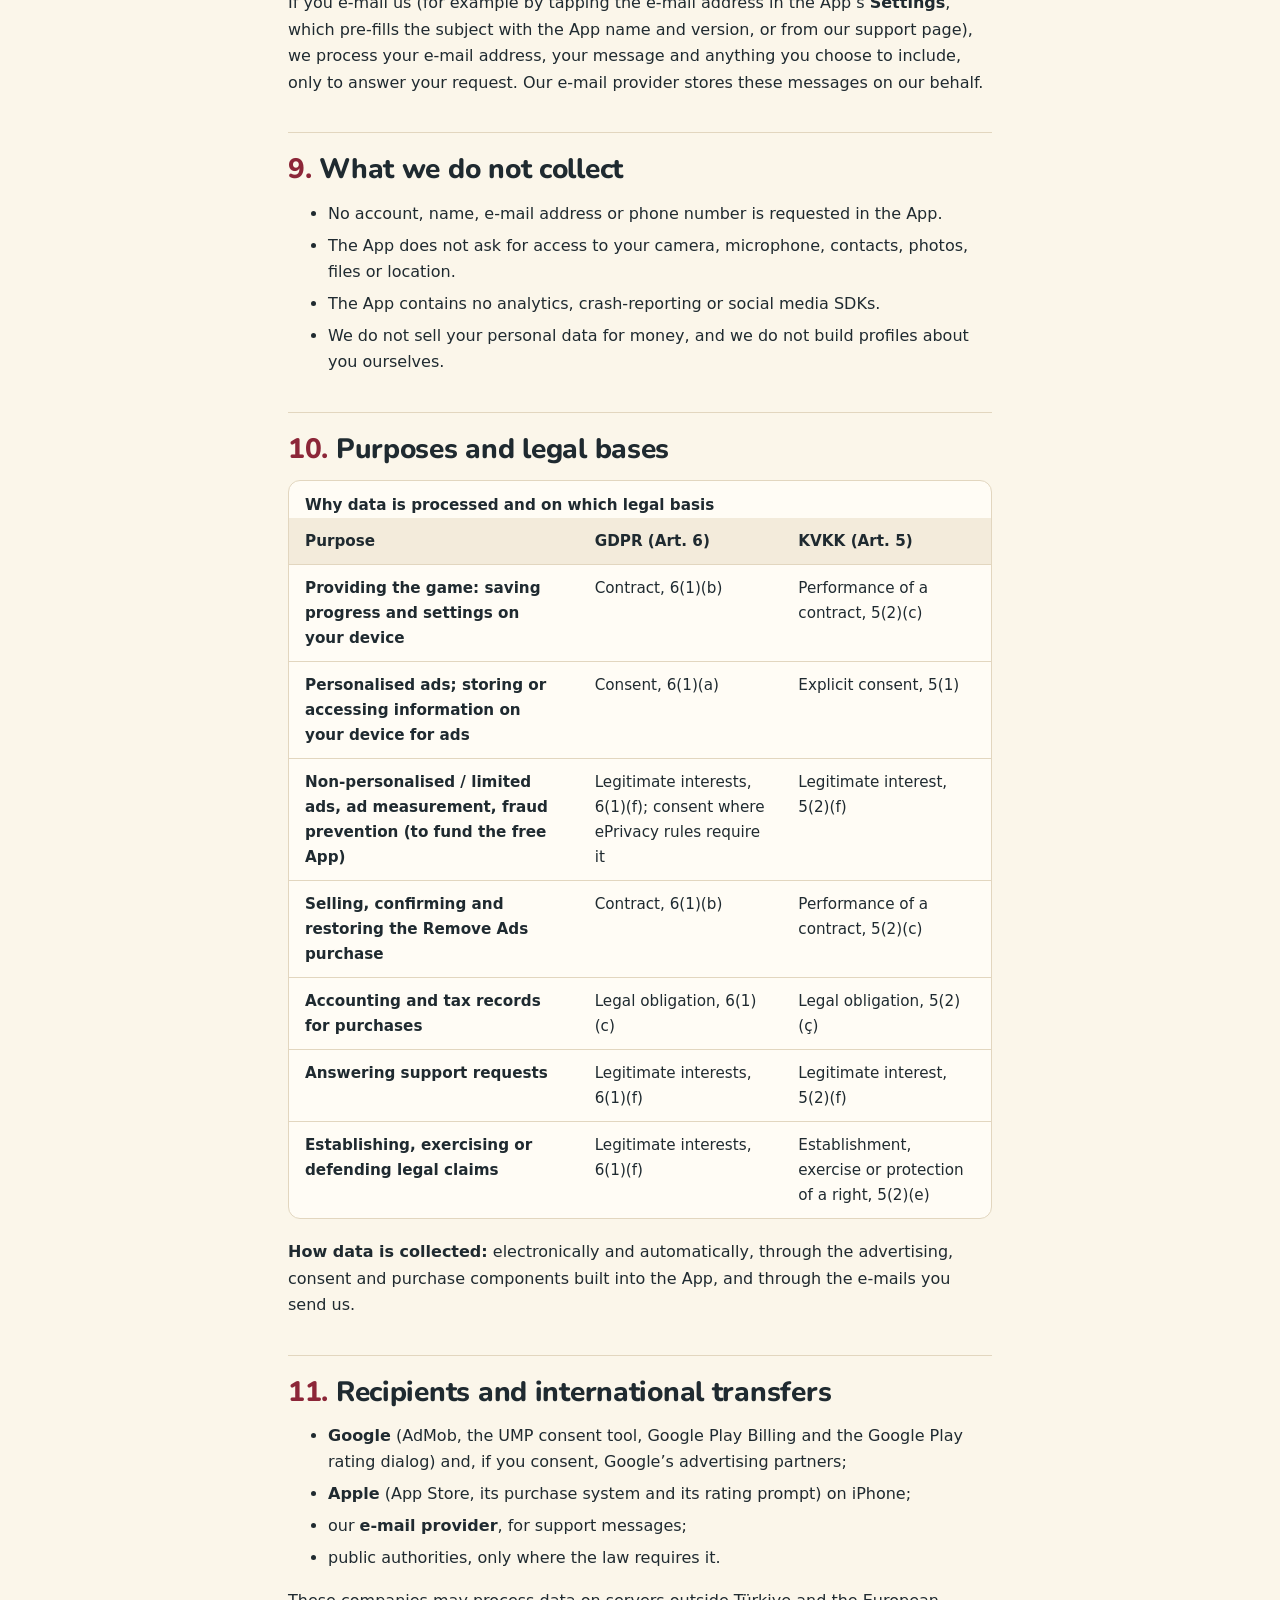
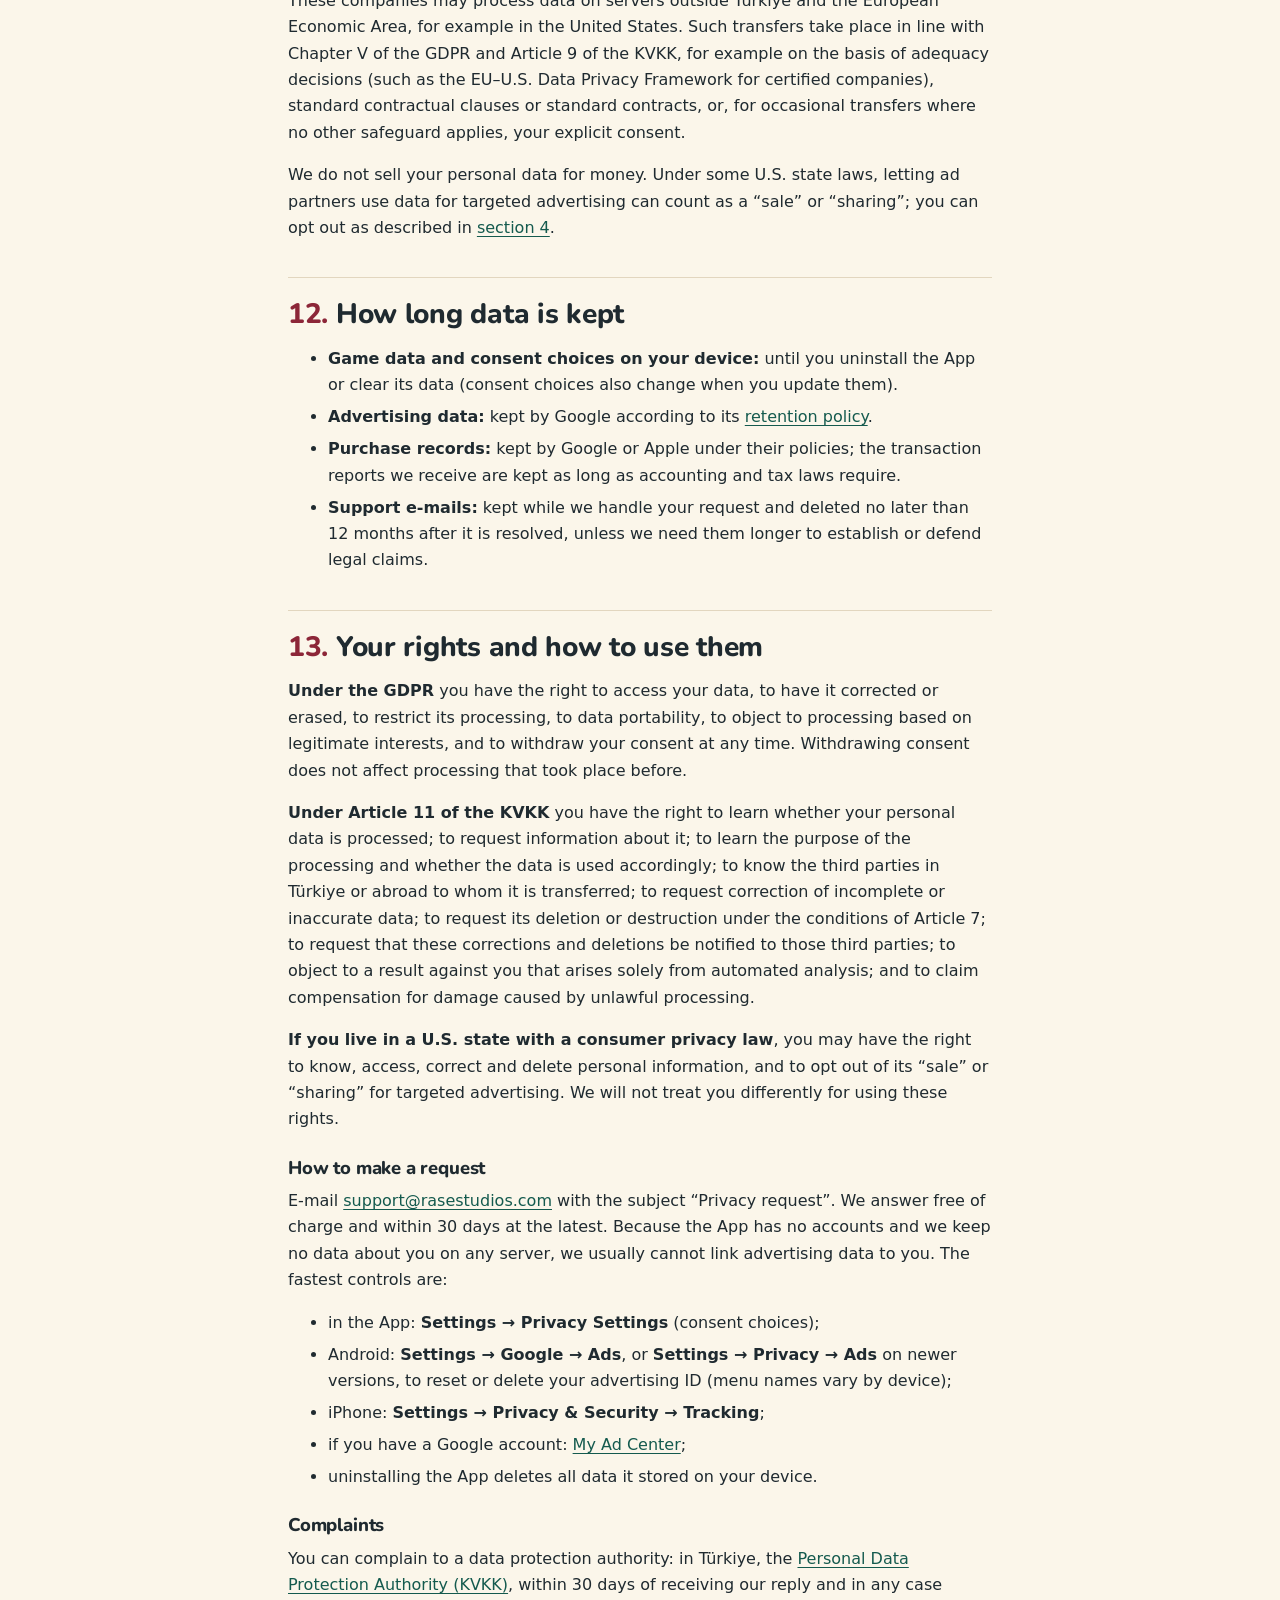
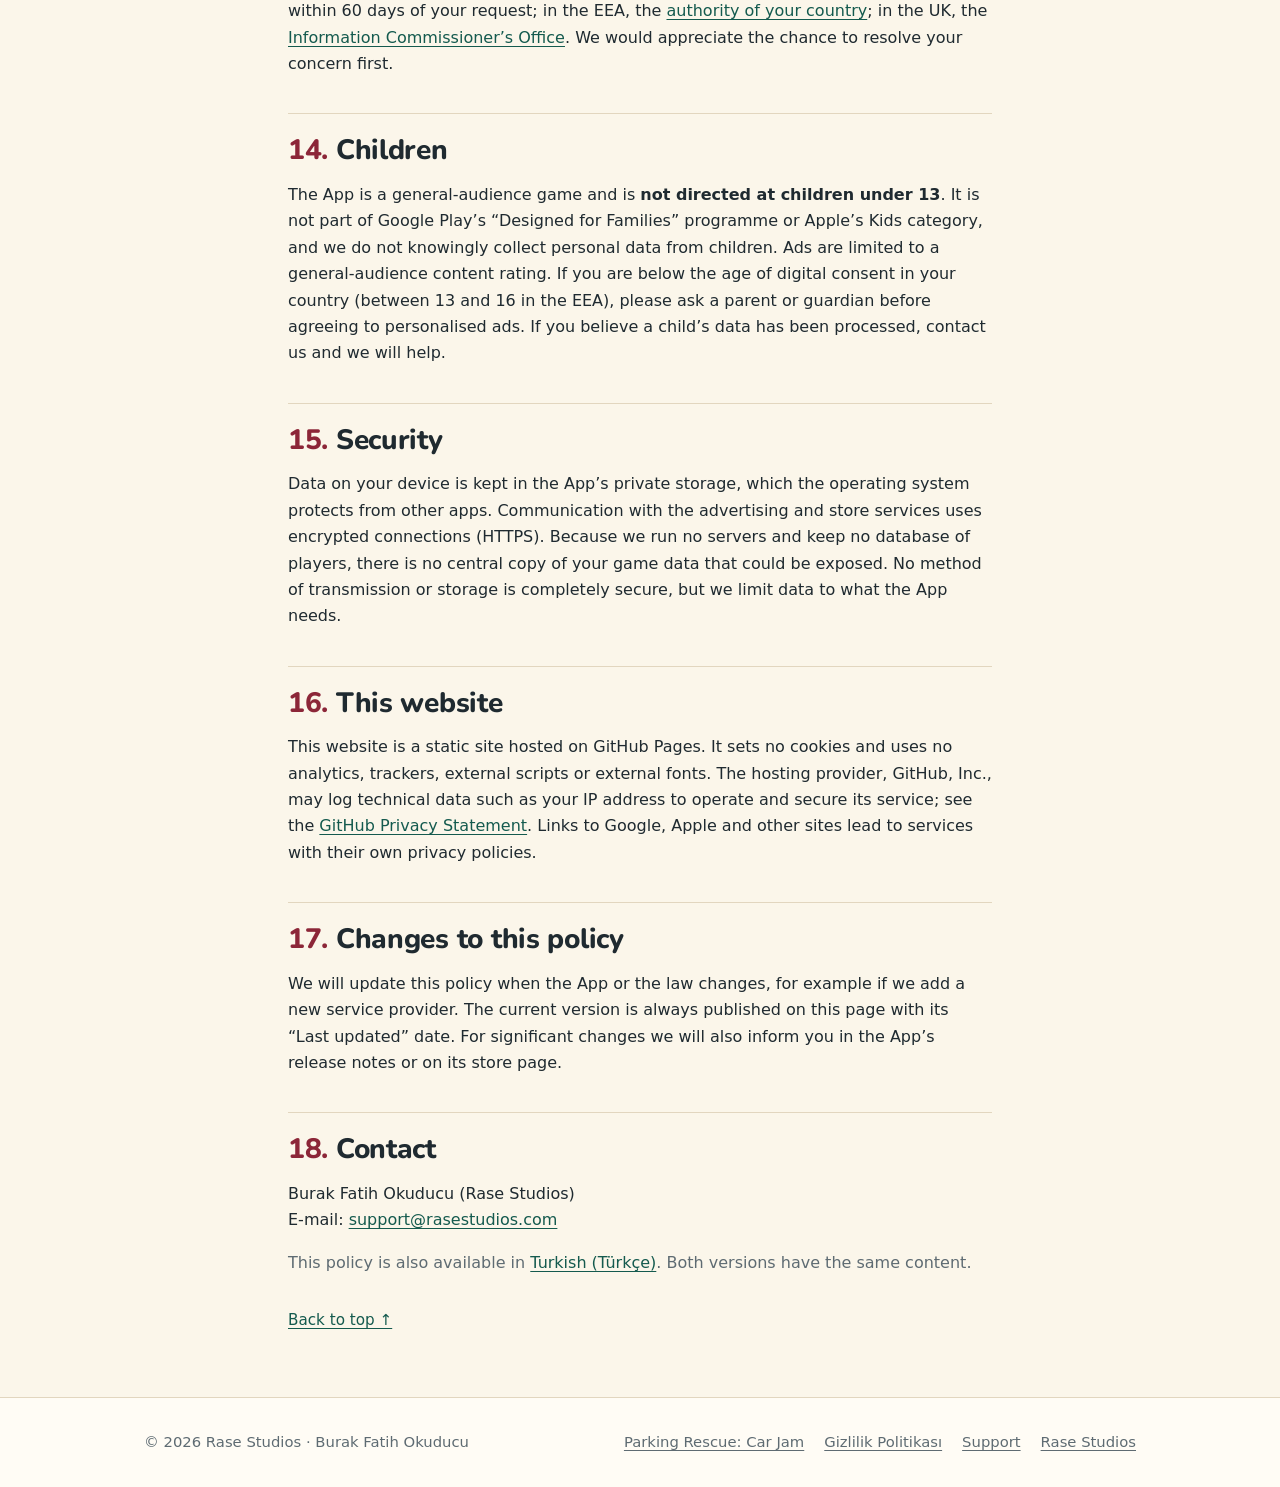
<file: park-rescue/privacy/index.html>
<!doctype html>
<html lang="en">
<head>
  <meta charset="utf-8">
  <meta name="viewport" content="width=device-width, initial-scale=1, viewport-fit=cover">
  <meta http-equiv="Content-Security-Policy" content="default-src 'none'; style-src 'self'; img-src 'self'; font-src 'self'; base-uri 'none'; form-action 'none'">
  <meta name="referrer" content="strict-origin-when-cross-origin">
  <title>Privacy Policy – Parking Rescue: Car Jam</title>
  <meta name="description" content="Privacy policy of Parking Rescue: Car Jam by Rase Studios: what data the game and its advertising and purchase services process, why, and your rights under the GDPR and KVKK.">
  <meta name="color-scheme" content="light dark">
  <meta name="theme-color" content="#145a4e">
  <link rel="alternate" hreflang="tr" href="../gizlilik/">
  <link rel="icon" href="../favicon-32.png" type="image/png" sizes="32x32">
  <link rel="apple-touch-icon" href="../apple-touch-icon.png">
  <link rel="stylesheet" href="../../assets/style.css">
</head>
<body>
  <a class="skip-link" href="#main">Skip to content</a>

  <header class="site-header felt">
    <div class="wrap">
      <a class="brand" href="../../"><span class="brand-mark" aria-hidden="true"></span>Rase Studios</a>
      <nav class="site-nav" aria-label="Main">
        <ul>
          <li><a href="../">Parking Rescue</a></li>
          <li><a href="../support/">Support</a></li>
          <li><a href="./" aria-current="page">Privacy</a></li>
        </ul>
      </nav>
    </div>
  </header>

  <main id="main">
    <div class="doc-header felt banner">
      <div class="wrap prose">
        <p class="eyebrow">Parking Rescue: Car Jam</p>
        <h1 id="top">Privacy Policy</h1>
        <ul class="doc-meta">
          <li><strong>Effective date:</strong> <time datetime="2026-10-15">15 October 2026</time></li>
          <li><strong>Last updated:</strong> <time datetime="2026-10-15">15 October 2026</time></li>
        </ul>
        <div class="doc-actions">
          <a class="btn btn-glass" href="../gizlilik/" lang="tr" hreflang="tr">Türkçe metni oku</a>
        </div>
      </div>
    </div>

    <div class="doc">
      <div class="wrap prose">
        <p>This privacy policy explains how personal data is processed when you use the mobile game <strong>Parking Rescue: Car Jam</strong> (in Turkish: <span lang="tr">Otopark Kurtarma: Bulmaca</span>; the “App”) on Android or iPhone. It also serves as the information notice required by the EU and UK General Data Protection Regulation (“GDPR”) and the Turkish Personal Data Protection Law No. 6698 (“KVKK”).</p>

        <section class="callout" aria-labelledby="glance">
          <h2 id="glance">At a glance</h2>
          <ul>
            <li>There is <strong>no account and no sign-in</strong>. We never ask for your name, e-mail address or phone number in the App.</li>
            <li>We run <strong>no servers of our own</strong>. Your game progress and settings are stored <strong>only on your device</strong>.</li>
            <li>The App is free and shows ads from <strong>Google AdMob</strong>. Google processes certain device and usage data to show and measure ads. Where the law requires it, we ask for your consent first and you can change it at any time.</li>
            <li>The optional <strong>Remove Ads</strong> purchase is processed by <strong>Google Play</strong> or the <strong>Apple App Store</strong>. We never see your payment details.</li>
            <li>The App contains <strong>no analytics or crash-reporting tools</strong> of its own.</li>
          </ul>
        </section>

        <nav class="toc card" aria-labelledby="toc-title">
          <h2 id="toc-title">Contents</h2>
          <ol>
            <li><a href="#controller">Who is responsible</a></li>
            <li><a href="#on-device">Data stored only on your device</a></li>
            <li><a href="#ads">Advertising (Google AdMob)</a></li>
            <li><a href="#consent">Your consent choices (Google UMP)</a></li>
            <li><a href="#att">iOS App Tracking Transparency</a></li>
            <li><a href="#purchases">In-app purchases</a></li>
            <li><a href="#rating">Store rating prompt</a></li>
            <li><a href="#support">Contacting support</a></li>
            <li><a href="#not-collected">What we do not collect</a></li>
            <li><a href="#legal-bases">Purposes and legal bases</a></li>
            <li><a href="#recipients">Recipients and international transfers</a></li>
            <li><a href="#retention">How long data is kept</a></li>
            <li><a href="#rights">Your rights and how to use them</a></li>
            <li><a href="#children">Children</a></li>
            <li><a href="#security">Security</a></li>
            <li><a href="#website">This website</a></li>
            <li><a href="#changes">Changes to this policy</a></li>
            <li><a href="#contact">Contact</a></li>
          </ol>
        </nav>

        <h2 id="controller"><span class="num">1.</span> Who is responsible</h2>
        <p>The data controller for the App is <strong>Burak Fatih Okuducu</strong>, an individual developer who publishes games under the name <strong>Rase Studios</strong> (“we”, “us”).</p>
        <dl class="contact">
          <dt>E-mail</dt>
          <dd><a href="mailto:support@rasestudios.com">support@rasestudios.com</a></dd>
          <dt>Website</dt>
          <dd><a href="../../">Rase Studios</a></dd>
        </dl>
        <p>Google and Apple are responsible for their own processing (for example, the data Google collects to serve ads, or the data Apple and Google need to run their stores) under their own privacy policies, which are linked below.</p>

        <h2 id="on-device"><span class="num">2.</span> Data stored only on your device</h2>
        <p>To let you continue where you left off, the App saves the following in its private storage on your device:</p>
        <ul>
          <li>the highest level you have unlocked and the stars you earned on each level;</li>
          <li>your coin balance and your boosters (Hints and Tow Trucks);</li>
          <li>how many levels you have completed (used to space out ads) and how many free-coin videos you watched today;</li>
          <li>whether you finished the tutorial and whether the store rating prompt has already been shown;</li>
          <li>your settings: sound effects, music, vibration and language;</li>
          <li>whether you own the Remove Ads purchase;</li>
          <li>your ad consent choices (saved by Google’s consent tool, see section 4).</li>
        </ul>
        <p>This data is <strong>not sent to us</strong>; we have no server that could receive it. It is deleted when you uninstall the App or clear its data. If you have turned on your device’s own backup (Android backup or iCloud), your operating system may include this data in your backup. That backup is controlled by Google or Apple under your account, not by us.</p>

        <h2 id="ads"><span class="num">3.</span> Advertising (Google AdMob)</h2>
        <p>The App is free because it shows ads: a banner at the bottom of the game screen, occasional full-screen ads between levels and, only when you choose to watch one, reward videos (for example for free coins, a booster, an extra life or double coins). Ads are provided by <strong>Google AdMob</strong>, a service of Google LLC (for users in the European Economic Area, the UK and Switzerland: Google Ireland Limited). The Google Mobile Ads SDK built into the App starts only after the consent step described in <a href="#consent">section 4</a>.</p>
        <p>To deliver ads, measure their performance, limit how often you see the same ad, and prevent fraud and abuse, and, <em>only where you allow it</em>, to personalise ads, the SDK may collect:</p>
        <ul>
          <li><strong>Device identifiers:</strong> on Android, the advertising ID and the app set ID; on iOS, the identifier for vendors (IDFV) and, <strong>only if you allow tracking</strong> (<a href="#att">section 5</a>), the advertising identifier (IDFA). Where consent is required (section 4), the advertising ID is used only if you consent; otherwise Google serves non-personalised or “limited” ads.</li>
          <li><strong>IP address</strong> and the <strong>approximate location</strong> derived from it (country or city level). The App never accesses your precise (GPS) location.</li>
          <li><strong>Device and app information:</strong> for example device model, operating system and version, language, and app version.</li>
          <li><strong>Ad interactions:</strong> which ads were shown, tapped or watched (for example whether a reward video was completed).</li>
          <li><strong>Diagnostics:</strong> for example SDK errors and ad loading times.</li>
        </ul>
        <p>Google uses this data under its own privacy policy, generally as an independent controller, and, if you consent, shares it with its advertising partners. We do not receive this data in a form that identifies you: we only see aggregated reports in AdMob, such as the number of ads shown and the resulting earnings. Ad content in the App is limited to a general-audience rating.</p>
        <ul>
          <li><a href="https://policies.google.com/technologies/partner-sites">How Google uses information from sites or apps that use its services</a></li>
          <li><a href="https://policies.google.com/technologies/ads">How Google uses advertising data</a></li>
          <li><a href="https://policies.google.com/privacy">Google Privacy Policy</a></li>
        </ul>

        <h2 id="consent"><span class="num">4.</span> Your consent choices (Google UMP)</h2>
        <p>When the App starts, it uses Google’s <strong>User Messaging Platform (UMP)</strong> to check whether a privacy message must be shown in your region. No ad is requested before this step is complete.</p>
        <ul>
          <li><strong>European Economic Area, UK and Switzerland:</strong> on first launch you see a consent form. You can consent, refuse, or choose by purpose and by ad partner. If you refuse, Google may still show non-personalised or limited ads.</li>
          <li><strong>U.S. states with consumer privacy laws</strong> (for example California): you can opt out of the “sale” or “sharing” of your personal information for targeted advertising.</li>
        </ul>
        <p><strong>You can change your choice at any time</strong> in the App under <strong>Settings → Privacy Settings</strong>. This option is shown whenever it applies in your region. Your choices are stored on your device. If the App cannot reach Google (for example while you are offline), it does not request any ads until the consent step has succeeded.</p>

        <h2 id="att"><span class="num">5.</span> iOS App Tracking Transparency</h2>
        <p>On iPhone, after the consent step, the App may show a short explanation from Google and then Apple’s <strong>App Tracking Transparency</strong> prompt, which asks whether the App may track you across other companies’ apps and websites. The IDFA is available to the ad SDK <strong>only if you tap “Allow”</strong>. If you choose “Ask App Not to Track”, ads are still shown but are not personalised using the IDFA.</p>
        <p>You can change this at any time in <strong>iOS Settings → Privacy &amp; Security → Tracking</strong>.</p>

        <h2 id="purchases"><span class="num">6.</span> In-app purchases</h2>
        <p>The optional one-time <strong>Remove Ads</strong> purchase is sold through <strong>Google Play Billing</strong> on Android and the <strong>Apple App Store</strong> on iPhone. The payment is processed entirely by Google or Apple: <strong>we never see your card number, billing address or other payment details</strong>.</p>
        <ul>
          <li>The App only receives the purchase status from the store (for example that Remove Ads is owned or that a payment is pending) and saves ownership on your device. On Android, each time the App starts it quietly asks Google Play which purchases you own, so the purchase comes back after a reinstall. On iPhone, you get it back by tapping <strong>Restore Purchases</strong>.</li>
          <li>Google and Apple provide us with transaction reports (for example an order number, product, price, date and country or region). We use them only for accounting, tax and refund handling.</li>
        </ul>
        <p>Store privacy policies: <a href="https://policies.google.com/privacy">Google</a> · <a href="https://www.apple.com/legal/privacy/">Apple</a>.</p>

        <h2 id="rating"><span class="num">7.</span> Store rating prompt</h2>
        <p>After you finish a level with three stars, the App may ask you, at most once, to rate it in the store. The window you see is the store’s own rating dialog (Google Play In-App Review or Apple’s rating prompt), and the store decides whether it actually appears. Your rating and any review are processed by Google or Apple under their own policies; <strong>the App is not told whether or how you rated it</strong>.</p>

        <h2 id="support"><span class="num">8.</span> Contacting support</h2>
        <p>If you e-mail us (for example by tapping the e-mail address in the App’s <strong>Settings</strong>, which pre-fills the subject with the App name and version, or from our support page), we process your e-mail address, your message and anything you choose to include, only to answer your request. Our e-mail provider stores these messages on our behalf.</p>

        <h2 id="not-collected"><span class="num">9.</span> What we do not collect</h2>
        <ul>
          <li>No account, name, e-mail address or phone number is requested in the App.</li>
          <li>The App does not ask for access to your camera, microphone, contacts, photos, files or location.</li>
          <li>The App contains no analytics, crash-reporting or social media SDKs.</li>
          <li>We do not sell your personal data for money, and we do not build profiles about you ourselves.</li>
        </ul>

        <h2 id="legal-bases"><span class="num">10.</span> Purposes and legal bases</h2>
        <div class="table-wrap stack" role="region" aria-labelledby="bases-caption" tabindex="0">
          <table>
            <caption id="bases-caption">Why data is processed and on which legal basis</caption>
            <thead>
              <tr>
                <th scope="col">Purpose</th>
                <th scope="col">GDPR (Art. 6)</th>
                <th scope="col">KVKK (Art. 5)</th>
              </tr>
            </thead>
            <tbody>
              <tr>
                <th scope="row">Providing the game: saving progress and settings on your device</th>
                <td data-label="GDPR (Art. 6)">Contract, 6(1)(b)</td>
                <td data-label="KVKK (Art. 5)">Performance of a contract, 5(2)(c)</td>
              </tr>
              <tr>
                <th scope="row">Personalised ads; storing or accessing information on your device for ads</th>
                <td data-label="GDPR (Art. 6)">Consent, 6(1)(a)</td>
                <td data-label="KVKK (Art. 5)">Explicit consent, 5(1)</td>
              </tr>
              <tr>
                <th scope="row">Non-personalised / limited ads, ad measurement, fraud prevention (to fund the free App)</th>
                <td data-label="GDPR (Art. 6)">Legitimate interests, 6(1)(f); consent where ePrivacy rules require it</td>
                <td data-label="KVKK (Art. 5)">Legitimate interest, 5(2)(f)</td>
              </tr>
              <tr>
                <th scope="row">Selling, confirming and restoring the Remove Ads purchase</th>
                <td data-label="GDPR (Art. 6)">Contract, 6(1)(b)</td>
                <td data-label="KVKK (Art. 5)">Performance of a contract, 5(2)(c)</td>
              </tr>
              <tr>
                <th scope="row">Accounting and tax records for purchases</th>
                <td data-label="GDPR (Art. 6)">Legal obligation, 6(1)(c)</td>
                <td data-label="KVKK (Art. 5)">Legal obligation, 5(2)(ç)</td>
              </tr>
              <tr>
                <th scope="row">Answering support requests</th>
                <td data-label="GDPR (Art. 6)">Legitimate interests, 6(1)(f)</td>
                <td data-label="KVKK (Art. 5)">Legitimate interest, 5(2)(f)</td>
              </tr>
              <tr>
                <th scope="row">Establishing, exercising or defending legal claims</th>
                <td data-label="GDPR (Art. 6)">Legitimate interests, 6(1)(f)</td>
                <td data-label="KVKK (Art. 5)">Establishment, exercise or protection of a right, 5(2)(e)</td>
              </tr>
            </tbody>
          </table>
        </div>
        <p><strong>How data is collected:</strong> electronically and automatically, through the advertising, consent and purchase components built into the App, and through the e-mails you send us.</p>

        <h2 id="recipients"><span class="num">11.</span> Recipients and international transfers</h2>
        <ul>
          <li><strong>Google</strong> (AdMob, the UMP consent tool, Google Play Billing and the Google Play rating dialog) and, if you consent, Google’s advertising partners;</li>
          <li><strong>Apple</strong> (App Store, its purchase system and its rating prompt) on iPhone;</li>
          <li>our <strong>e-mail provider</strong>, for support messages;</li>
          <li>public authorities, only where the law requires it.</li>
        </ul>
        <p>These companies may process data on servers outside Türkiye and the European Economic Area, for example in the United States. Such transfers take place in line with Chapter V of the GDPR and Article 9 of the KVKK, for example on the basis of adequacy decisions (such as the EU–U.S. Data Privacy Framework for certified companies), standard contractual clauses or standard contracts, or, for occasional transfers where no other safeguard applies, your explicit consent.</p>
        <p>We do not sell your personal data for money. Under some U.S. state laws, letting ad partners use data for targeted advertising can count as a “sale” or “sharing”; you can opt out as described in <a href="#consent">section 4</a>.</p>

        <h2 id="retention"><span class="num">12.</span> How long data is kept</h2>
        <ul>
          <li><strong>Game data and consent choices on your device:</strong> until you uninstall the App or clear its data (consent choices also change when you update them).</li>
          <li><strong>Advertising data:</strong> kept by Google according to its <a href="https://policies.google.com/technologies/retention">retention policy</a>.</li>
          <li><strong>Purchase records:</strong> kept by Google or Apple under their policies; the transaction reports we receive are kept as long as accounting and tax laws require.</li>
          <li><strong>Support e-mails:</strong> kept while we handle your request and deleted no later than 12 months after it is resolved, unless we need them longer to establish or defend legal claims.</li>
        </ul>

        <h2 id="rights"><span class="num">13.</span> Your rights and how to use them</h2>
        <p><strong>Under the GDPR</strong> you have the right to access your data, to have it corrected or erased, to restrict its processing, to data portability, to object to processing based on legitimate interests, and to withdraw your consent at any time. Withdrawing consent does not affect processing that took place before.</p>
        <p><strong>Under Article 11 of the KVKK</strong> you have the right to learn whether your personal data is processed; to request information about it; to learn the purpose of the processing and whether the data is used accordingly; to know the third parties in Türkiye or abroad to whom it is transferred; to request correction of incomplete or inaccurate data; to request its deletion or destruction under the conditions of Article 7; to request that these corrections and deletions be notified to those third parties; to object to a result against you that arises solely from automated analysis; and to claim compensation for damage caused by unlawful processing.</p>
        <p><strong>If you live in a U.S. state with a consumer privacy law</strong>, you may have the right to know, access, correct and delete personal information, and to opt out of its “sale” or “sharing” for targeted advertising. We will not treat you differently for using these rights.</p>
        <h3>How to make a request</h3>
        <p>E-mail <a href="mailto:support@rasestudios.com">support@rasestudios.com</a> with the subject “Privacy request”. We answer free of charge and within 30 days at the latest. Because the App has no accounts and we keep no data about you on any server, we usually cannot link advertising data to you. The fastest controls are:</p>
        <ul>
          <li>in the App: <strong>Settings → Privacy Settings</strong> (consent choices);</li>
          <li>Android: <strong>Settings → Google → Ads</strong>, or <strong>Settings → Privacy → Ads</strong> on newer versions, to reset or delete your advertising ID (menu names vary by device);</li>
          <li>iPhone: <strong>Settings → Privacy &amp; Security → Tracking</strong>;</li>
          <li>if you have a Google account: <a href="https://myadcenter.google.com/">My Ad Center</a>;</li>
          <li>uninstalling the App deletes all data it stored on your device.</li>
        </ul>
        <h3>Complaints</h3>
        <p>You can complain to a data protection authority: in Türkiye, the <a href="https://www.kvkk.gov.tr/">Personal Data Protection Authority (KVKK)</a>, within 30 days of receiving our reply and in any case within 60 days of your request; in the EEA, the <a href="https://www.edpb.europa.eu/about-edpb/our-members_en">authority of your country</a>; in the UK, the <a href="https://ico.org.uk/">Information Commissioner’s Office</a>. We would appreciate the chance to resolve your concern first.</p>

        <h2 id="children"><span class="num">14.</span> Children</h2>
        <p>The App is a general-audience game and is <strong>not directed at children under 13</strong>. It is not part of Google Play’s “Designed for Families” programme or Apple’s Kids category, and we do not knowingly collect personal data from children. Ads are limited to a general-audience content rating. If you are below the age of digital consent in your country (between 13 and 16 in the EEA), please ask a parent or guardian before agreeing to personalised ads. If you believe a child’s data has been processed, contact us and we will help.</p>

        <h2 id="security"><span class="num">15.</span> Security</h2>
        <p>Data on your device is kept in the App’s private storage, which the operating system protects from other apps. Communication with the advertising and store services uses encrypted connections (HTTPS). Because we run no servers and keep no database of players, there is no central copy of your game data that could be exposed. No method of transmission or storage is completely secure, but we limit data to what the App needs.</p>

        <h2 id="website"><span class="num">16.</span> This website</h2>
        <p>This website is a static site hosted on GitHub Pages. It sets no cookies and uses no analytics, trackers, external scripts or external fonts. The hosting provider, GitHub, Inc., may log technical data such as your IP address to operate and secure its service; see the <a href="https://github.com/site/privacy">GitHub Privacy Statement</a>. Links to Google, Apple and other sites lead to services with their own privacy policies.</p>

        <h2 id="changes"><span class="num">17.</span> Changes to this policy</h2>
        <p>We will update this policy when the App or the law changes, for example if we add a new service provider. The current version is always published on this page with its “Last updated” date. For significant changes we will also inform you in the App’s release notes or on its store page.</p>

        <h2 id="contact"><span class="num">18.</span> Contact</h2>
        <p>Burak Fatih Okuducu (Rase Studios)<br>
          E-mail: <a href="mailto:support@rasestudios.com">support@rasestudios.com</a></p>
        <p class="muted">This policy is also available in <a href="../gizlilik/" lang="tr" hreflang="tr">Turkish (Türkçe)</a>. Both versions have the same content.</p>

        <p class="back-to-top"><a href="#top">Back to top ↑</a></p>
      </div>
    </div>
  </main>

  <footer class="site-footer">
    <div class="wrap">
      <p>© 2026 Rase Studios · Burak Fatih Okuducu</p>
      <ul>
        <li><a href="../">Parking Rescue: Car Jam</a></li>
        <li><a href="../gizlilik/" lang="tr" hreflang="tr">Gizlilik Politikası</a></li>
        <li><a href="../support/">Support</a></li>
        <li><a href="../../">Rase Studios</a></li>
      </ul>
    </div>
  </footer>
</body>
</html>
</file>
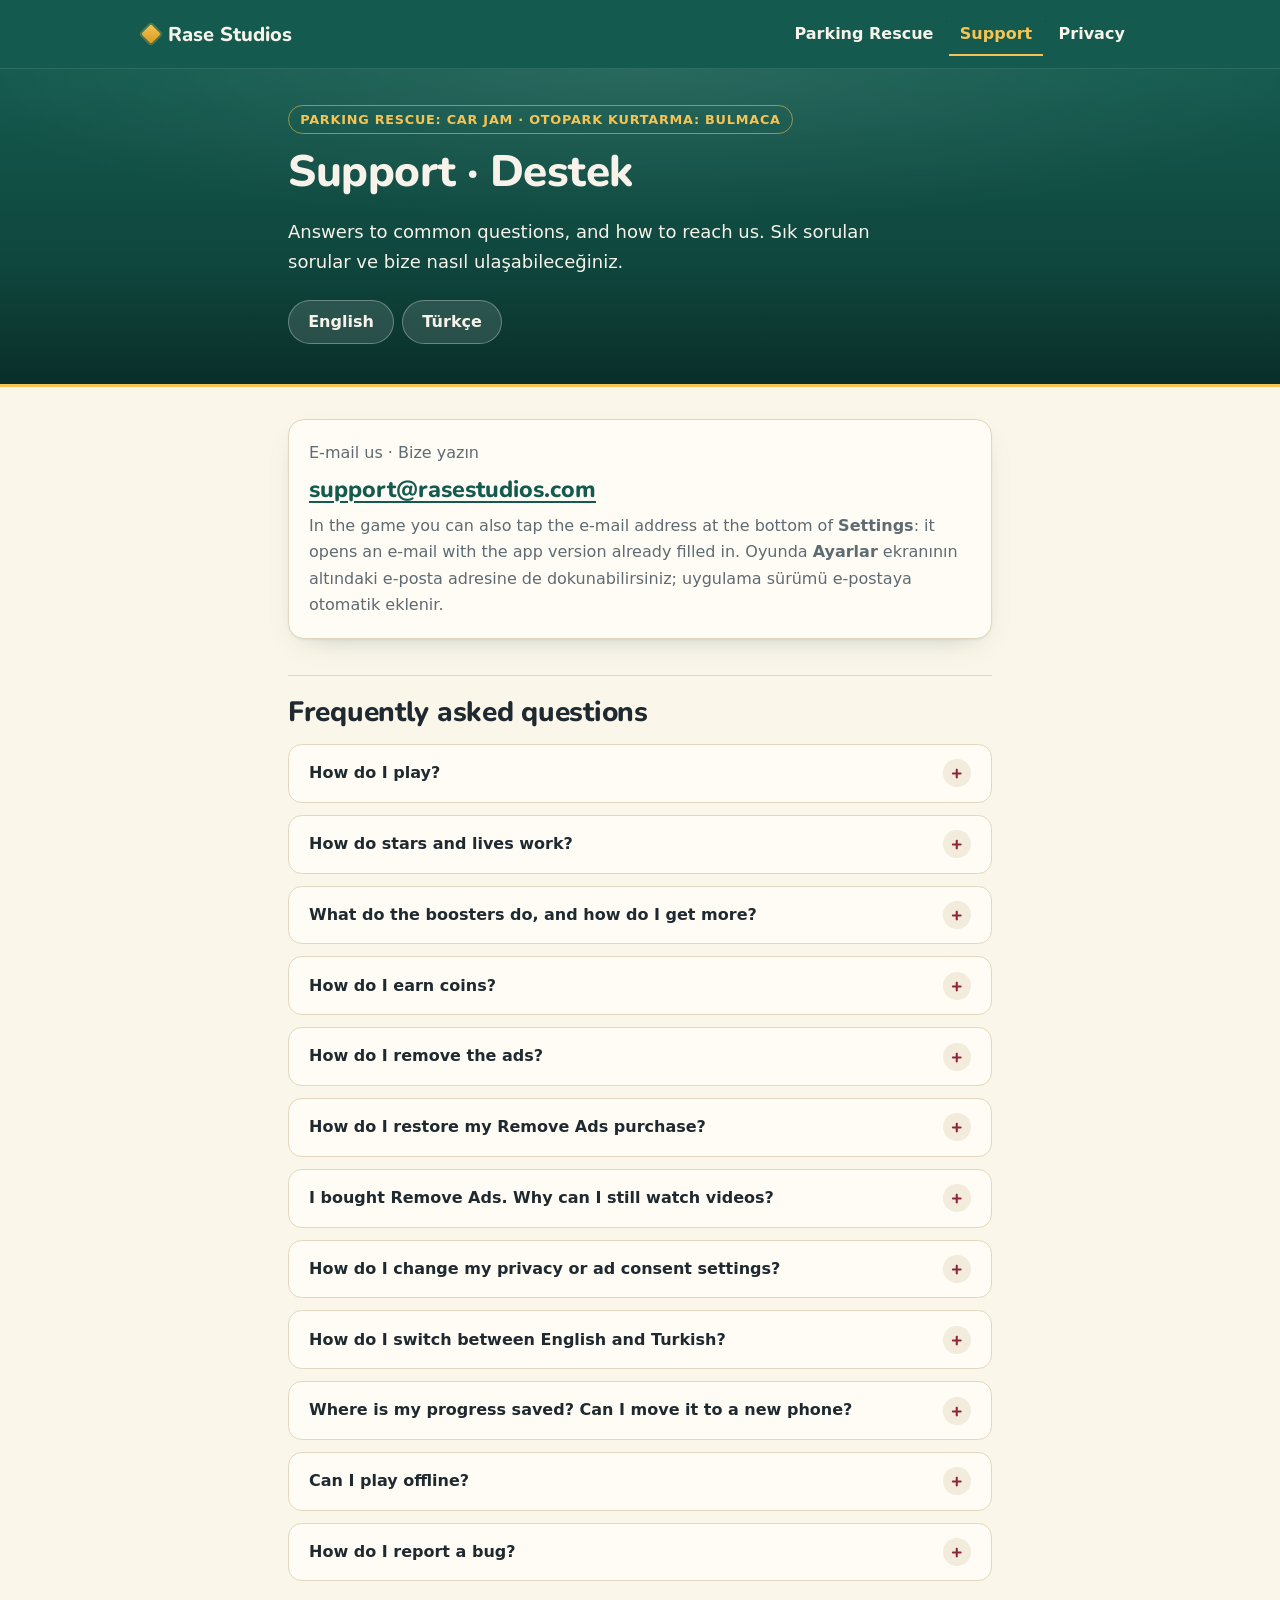
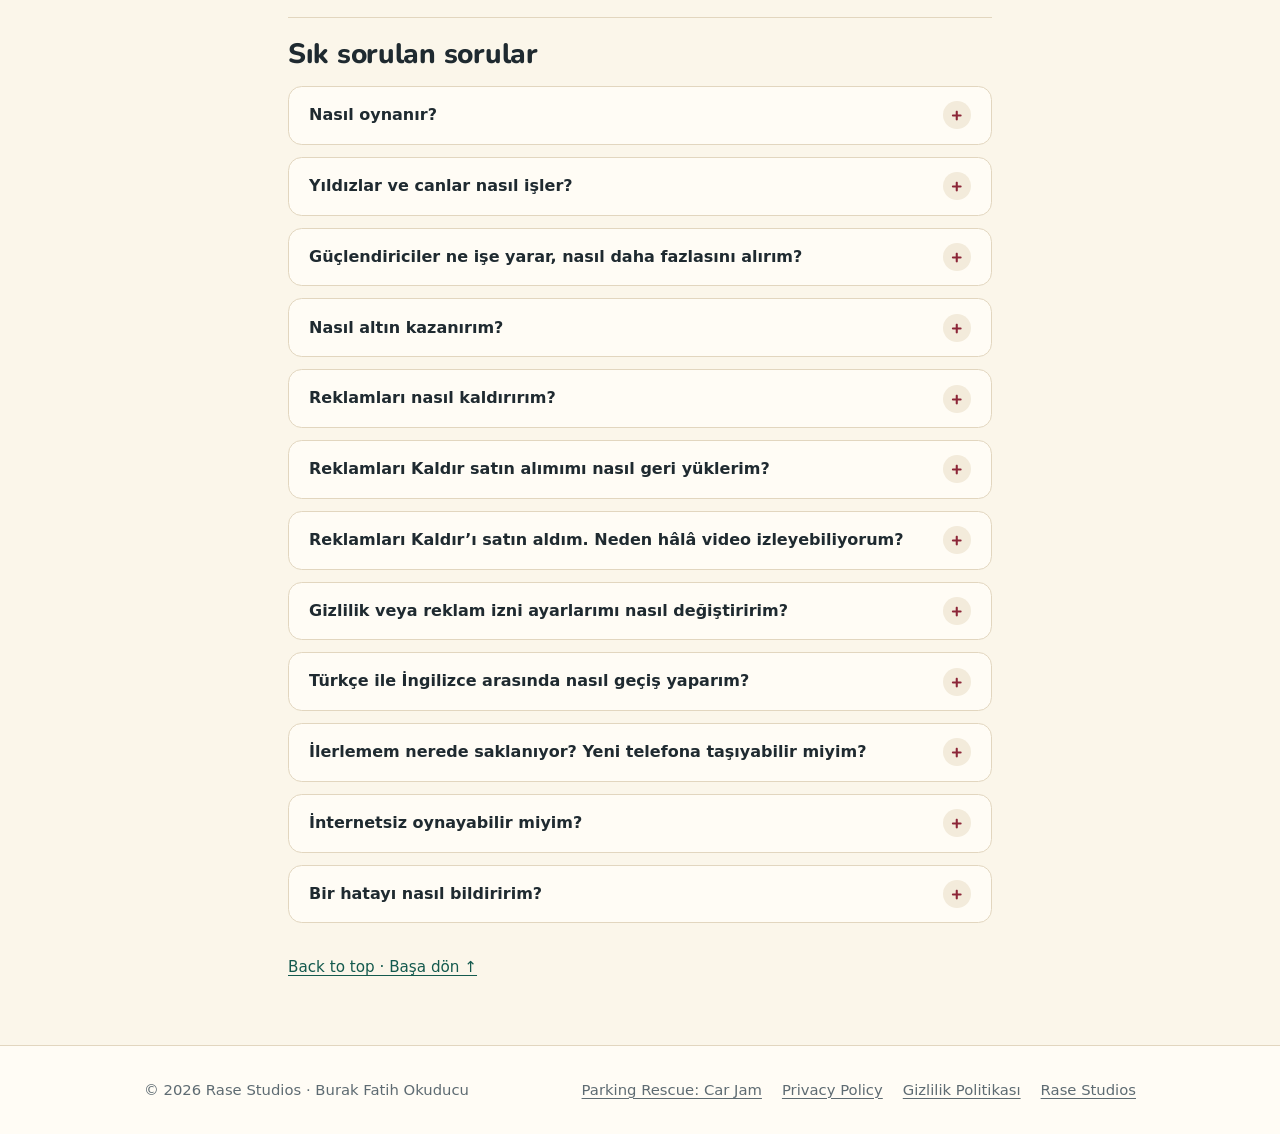
<file: park-rescue/support/index.html>
<!doctype html>
<html lang="en">
<head>
  <meta charset="utf-8">
  <meta name="viewport" content="width=device-width, initial-scale=1, viewport-fit=cover">
  <meta http-equiv="Content-Security-Policy" content="default-src 'none'; style-src 'self'; img-src 'self'; font-src 'self'; base-uri 'none'; form-action 'none'">
  <meta name="referrer" content="strict-origin-when-cross-origin">
  <title>Support · Destek – Parking Rescue: Car Jam</title>
  <meta name="description" content="Help for Parking Rescue: Car Jam (Otopark Kurtarma: Bulmaca): how to play, lives and stars, boosters, removing ads, restoring purchases, privacy settings and saved progress. Contact support@rasestudios.com.">
  <meta name="color-scheme" content="light dark">
  <meta name="theme-color" content="#145a4e">
  <link rel="icon" href="../favicon-32.png" type="image/png" sizes="32x32">
  <link rel="apple-touch-icon" href="../apple-touch-icon.png">
  <link rel="stylesheet" href="../../assets/style.css">
</head>
<body>
  <a class="skip-link" href="#main">Skip to content</a>

  <header class="site-header felt">
    <div class="wrap">
      <a class="brand" href="../../"><span class="brand-mark" aria-hidden="true"></span>Rase Studios</a>
      <nav class="site-nav" aria-label="Main">
        <ul>
          <li><a href="../">Parking Rescue</a></li>
          <li><a href="./" aria-current="page">Support</a></li>
          <li><a href="../privacy/">Privacy</a></li>
        </ul>
      </nav>
    </div>
  </header>

  <main id="main">
    <div class="doc-header felt banner">
      <div class="wrap prose">
        <p class="eyebrow">Parking Rescue: Car Jam · <span lang="tr">Otopark Kurtarma: Bulmaca</span></p>
        <h1>Support <span lang="tr">· Destek</span></h1>
        <p class="lead">Answers to common questions, and how to reach us. <span lang="tr">Sık sorulan sorular ve bize nasıl ulaşabileceğiniz.</span></p>
        <ul class="lang-nav" aria-label="Language · Dil">
          <li><a class="btn btn-glass" href="#en">English</a></li>
          <li><a class="btn btn-glass" href="#tr" lang="tr" hreflang="tr">Türkçe</a></li>
        </ul>
      </div>
    </div>

    <div class="doc">
      <div class="wrap prose">
        <div class="card contact-card">
          <span class="muted">E-mail us · Bize yazın</span>
          <a class="email" href="mailto:support@rasestudios.com?subject=Parking%20Rescue">support@rasestudios.com</a>
          <p class="muted">In the game you can also tap the e-mail address at the bottom of <strong>Settings</strong>: it opens an e-mail with the app version already filled in. <span lang="tr">Oyunda <strong>Ayarlar</strong> ekranının altındaki e-posta adresine de dokunabilirsiniz; uygulama sürümü e-postaya otomatik eklenir.</span></p>
        </div>

        <!-- ===================== English ===================== -->
        <section id="en" aria-labelledby="en-title">
          <h2 id="en-title">Frequently asked questions</h2>

          <details class="faq">
            <summary>How do I play?</summary>
            <div class="faq-body">
              <p>Your goal is to get every car out of the parking lot.</p>
              <ul>
                <li>Each car can only move along its own direction: forward or backward. <strong>Swipe</strong> a car to move it, or <strong>tap</strong> it to drive forward.</li>
                <li>If nothing is in its way, the car drives out of the lot, onto the road and through the exit gate.</li>
                <li>If another car or an obstacle is in the way, the car <strong>bumps</strong> into it and returns to its spot.</li>
                <li>Cones, barriers, trees, pillars and hydrants never move, so plan around them.</li>
                <li>Find the right order and clear the lot. Every lot can be cleared: there are no dead ends.</li>
              </ul>
              <p>The first levels are short tutorials that show each rule once.</p>
            </div>
          </details>

          <details class="faq">
            <summary>How do stars and lives work?</summary>
            <div class="faq-body">
              <p>Clear a level without a single bump for <strong>3 stars</strong>. One bump gives 2 stars, two bumps give 1 star.</p>
              <p>Every bump also costs one of your <strong>3 lives</strong>, shown at the top of the screen. The third bump loses the level. You can then get one more life by watching an optional video or by paying with coins, retry the level, or go back to the home screen.</p>
              <p>You can replay any unlocked level from <strong>Levels</strong> to collect the stars you missed.</p>
            </div>
          </details>

          <details class="faq">
            <summary>What do the boosters do, and how do I get more?</summary>
            <div class="faq-body">
              <ul>
                <li><strong>Hint</strong> highlights a car that can drive out right now.</li>
                <li><strong>Tow Truck</strong> lifts any car you choose out of the lot.</li>
              </ul>
              <p>You start with a few of each. When you run out, tap the booster to buy one with coins or to get one by watching an optional video. The <strong>Shop</strong> also sells booster packs for coins.</p>
            </div>
          </details>

          <details class="faq">
            <summary>How do I earn coins?</summary>
            <div class="faq-body">
              <ul>
                <li>Every cleared level pays coins; more stars mean more coins.</li>
                <li>After a level you can tap <strong>x2 Coins</strong> and watch an optional video to double the reward.</li>
                <li>In the Shop, <strong>Free Coins</strong> gives you coins for a short video a few times a day.</li>
              </ul>
              <p>Coins are only earned in the game. They cannot be bought with money and have no value outside the game.</p>
            </div>
          </details>

          <details class="faq">
            <summary>How do I remove the ads?</summary>
            <div class="faq-body">
              <p>Buy <strong>Remove Ads</strong> once: tap the red Remove Ads button at the top left of the home screen or open the <strong>Shop</strong>. It is a one-time purchase (not a subscription) and removes the <strong>banner</strong> and the <strong>full-screen ads between levels</strong> for good.</p>
            </div>
          </details>

          <details class="faq">
            <summary>How do I restore my Remove Ads purchase?</summary>
            <div class="faq-body">
              <ul>
                <li><strong>Android:</strong> the game checks your purchases with Google Play every time it starts, so after a reinstall or on a new phone ads usually disappear by themselves within a moment. If they do not, make sure the Play Store is signed in with the Google account you used for the purchase, then tap <strong>Restore Purchases</strong> in <strong>Settings</strong> (also available in the Shop and in the Remove Ads window).</li>
                <li><strong>iPhone:</strong> after reinstalling or on a new iPhone, make sure you are signed in with the Apple Account (Apple ID) you used for the purchase, then tap <strong>Restore Purchases</strong> in <strong>Settings</strong> (also available in the Shop and in the Remove Ads window).</li>
              </ul>
              <p>You need an internet connection. Purchases are tied to the store you bought from, so a purchase made on Google Play cannot be restored on an iPhone, and vice versa. If it still does not work, e-mail us with the order number from your store receipt (it starts with “GPA.” on Google Play).</p>
            </div>
          </details>

          <details class="faq">
            <summary>I bought Remove Ads. Why can I still watch videos?</summary>
            <div class="faq-body">
              <p>Remove Ads removes the <strong>banner</strong> and the <strong>full-screen ads between levels</strong> for good. <strong>Reward videos</strong> are different: they only play when you tap a button such as “Watch Ad” or “x2 Coins” to get free coins, a booster, an extra life or a doubled reward. They stay available after the purchase so you can still earn those rewards, but you never have to watch one.</p>
            </div>
          </details>

          <details class="faq">
            <summary>How do I change my privacy or ad consent settings?</summary>
            <div class="faq-body">
              <ul>
                <li>In the game: <strong>Settings → Privacy Settings</strong>. This option appears in regions where a consent choice applies (for example the EEA, the UK, Switzerland and some U.S. states).</li>
                <li>On iPhone: <strong>Settings → Privacy &amp; Security → Tracking</strong> controls whether the game may use your advertising identifier.</li>
                <li>On Android: <strong>Settings → Google → Ads</strong> (or <strong>Settings → Privacy → Ads</strong>) lets you reset or delete your advertising ID.</li>
              </ul>
              <p>Details are in the <a href="../privacy/">Privacy Policy</a>.</p>
            </div>
          </details>

          <details class="faq">
            <summary>How do I switch between English and Turkish?</summary>
            <div class="faq-body">
              <p>Open <strong>Settings → Language</strong> and choose <strong>System default</strong>, <strong>English</strong> or <strong>Türkçe</strong>. Your levels, stars, coins and boosters are kept.</p>
            </div>
          </details>

          <details class="faq">
            <summary>Where is my progress saved? Can I move it to a new phone?</summary>
            <div class="faq-body">
              <p>Your progress is stored <strong>only on your device</strong>. There is no account or cloud sync, and we never receive your progress, so we cannot restore it for you. <strong>Deleting the app (or clearing its data) deletes your progress.</strong> Leaving a level in the middle starts that level again next time; finished levels, stars and coins are always kept.</p>
              <p>Your Remove Ads purchase is not lost: restore it as described above. If your phone’s own backup (Android backup or iCloud) is turned on, restoring that backup on a new device may bring your progress back; this is handled by your phone, not by the game.</p>
            </div>
          </details>

          <details class="faq">
            <summary>Can I play offline?</summary>
            <div class="faq-body">
              <p>Yes. All levels work without an internet connection. Ads, reward videos and purchases need a connection, so options such as an extra life by video only work while you are online.</p>
            </div>
          </details>

          <details class="faq">
            <summary>How do I report a bug?</summary>
            <div class="faq-body">
              <p>Tap the e-mail address at the bottom of <strong>Settings</strong> or e-mail <a href="mailto:support@rasestudios.com">support@rasestudios.com</a>. Please tell us your phone model, Android or iOS version, the game language and the level number, and add a screenshot if you can. The app version is shown at the bottom of the Settings screen.</p>
            </div>
          </details>
        </section>

        <!-- ===================== Türkçe ===================== -->
        <section id="tr" lang="tr" aria-labelledby="tr-title">
          <h2 id="tr-title">Sık sorulan sorular</h2>

          <details class="faq">
            <summary>Nasıl oynanır?</summary>
            <div class="faq-body">
              <p>Amacınız tüm arabaları otoparktan çıkarmaktır.</p>
              <ul>
                <li>Her araba yalnızca kendi yönünde, ileri veya geri gidebilir. Bir arabayı hareket ettirmek için <strong>kaydırın</strong> ya da ileri sürmek için ona <strong>dokunun</strong>.</li>
                <li>Önünde hiçbir şey yoksa araba otoparktan çıkar, yola karışır ve çıkış kapısından geçip gider.</li>
                <li>Yolunda başka bir araba veya bir engel varsa araba ona <strong>çarpar</strong> ve yerine geri döner.</li>
                <li>Koniler, bariyerler, ağaçlar, kolonlar ve yangın muslukları hiç hareket etmez; yolunuzu ona göre planlayın.</li>
                <li>Doğru sırayı bulun ve otoparkı boşaltın. Her otopark mutlaka boşaltılabilir; çıkmaz yoktur.</li>
              </ul>
              <p>İlk seviyeler, her kuralı bir kez gösteren kısa öğretici seviyelerdir.</p>
            </div>
          </details>

          <details class="faq">
            <summary>Yıldızlar ve canlar nasıl işler?</summary>
            <div class="faq-body">
              <p>Bir seviyeyi hiç çarpmadan bitirirseniz <strong>3 yıldız</strong> kazanırsınız. Bir çarpmada 2, iki çarpmada 1 yıldız alırsınız.</p>
              <p>Her çarpma, ekranın üstünde gösterilen <strong>3 canınızdan</strong> birini de götürür. Üçüncü çarpmada seviye kaybedilir. Bu durumda isteğe bağlı bir video izleyerek veya altınla ödeyerek bir can daha alabilir, seviyeyi yeniden deneyebilir ya da ana menüye dönebilirsiniz.</p>
              <p>Eksik yıldızlarınızı toplamak için açtığınız her seviyeyi <strong>Seviyeler</strong> ekranından yeniden oynayabilirsiniz.</p>
            </div>
          </details>

          <details class="faq">
            <summary>Güçlendiriciler ne işe yarar, nasıl daha fazlasını alırım?</summary>
            <div class="faq-body">
              <ul>
                <li><strong>İpucu</strong>, şu anda çıkabilecek bir arabayı gösterir.</li>
                <li><strong>Çekici</strong>, seçtiğiniz herhangi bir arabayı otoparktan kaldırır.</li>
              </ul>
              <p>Oyuna her birinden birkaç tane ile başlarsınız. Bittiğinde güçlendiriciye dokunarak altınla bir tane satın alabilir veya isteğe bağlı bir video izleyerek bir tane kazanabilirsiniz. <strong>Mağaza</strong>’da altınla alınan güçlendirici paketleri de bulunur.</p>
            </div>
          </details>

          <details class="faq">
            <summary>Nasıl altın kazanırım?</summary>
            <div class="faq-body">
              <ul>
                <li>Bitirdiğiniz her seviye altın kazandırır; yıldız sayısı arttıkça altın da artar.</li>
                <li>Seviye sonunda <strong>x2 Altın</strong> düğmesine dokunup isteğe bağlı bir video izleyerek ödülü ikiye katlayabilirsiniz.</li>
                <li>Mağaza’daki <strong>Ücretsiz Altın</strong> ile günde birkaç kez kısa bir video karşılığında altın kazanabilirsiniz.</li>
              </ul>
              <p>Altınlar yalnızca oyun içinde kazanılır. Parayla satın alınamaz ve oyun dışında hiçbir değeri yoktur.</p>
            </div>
          </details>

          <details class="faq">
            <summary>Reklamları nasıl kaldırırım?</summary>
            <div class="faq-body">
              <p><strong>Reklamları Kaldır</strong> ürününü bir kez satın alın: ana menünün sol üstündeki kırmızı Reklamları Kaldır düğmesine dokunun veya <strong>Mağaza</strong>’yı açın. Bu tek seferlik bir satın alımdır (abonelik değildir) ve <strong>banner</strong> reklamları ile <strong>seviyeler arasındaki tam ekran reklamları</strong> kalıcı olarak kaldırır.</p>
            </div>
          </details>

          <details class="faq">
            <summary>Reklamları Kaldır satın alımımı nasıl geri yüklerim?</summary>
            <div class="faq-body">
              <ul>
                <li><strong>Android:</strong> Oyun her açılışta satın alımlarınızı Google Play’e sorar; bu yüzden yeniden yüklemeden sonra veya yeni bir telefonda reklamlar genellikle kısa süre içinde kendiliğinden kalkar. Kalkmazsa Play Store’da satın alımı yaptığınız Google hesabıyla oturum açık olduğundan emin olun, ardından <strong>Ayarlar</strong>’daki <strong>Satın Alımları Geri Yükle</strong> seçeneğine dokunun (Mağaza’da ve Reklamları Kaldır penceresinde de bulunur).</li>
                <li><strong>iPhone:</strong> Yeniden yüklemeden sonra veya yeni bir iPhone’da, satın alımı yaptığınız Apple Hesabı (Apple Kimliği) ile oturum açık olduğundan emin olun, ardından <strong>Ayarlar</strong>’daki <strong>Satın Alımları Geri Yükle</strong> seçeneğine dokunun (Mağaza’da ve Reklamları Kaldır penceresinde de bulunur).</li>
              </ul>
              <p>İnternet bağlantısı gerekir. Satın alımlar yapıldıkları mağazaya bağlıdır; Google Play’de yapılan bir satın alım iPhone’da geri yüklenemez, tersi de geçerlidir. Sorun devam ederse mağaza makbuzunuzdaki sipariş numarasıyla (Google Play’de “GPA.” ile başlar) bize e-posta gönderin.</p>
            </div>
          </details>

          <details class="faq">
            <summary>Reklamları Kaldır’ı satın aldım. Neden hâlâ video izleyebiliyorum?</summary>
            <div class="faq-body">
              <p>Reklamları Kaldır, <strong>banner</strong> reklamları ve <strong>seviyeler arasındaki tam ekran reklamları</strong> kalıcı olarak kaldırır. <strong>Ödüllü videolar</strong> farklıdır: yalnızca ücretsiz altın, güçlendirici, ekstra can veya iki kat ödül için “Reklam İzle” ya da “x2 Altın” gibi bir düğmeye dokunduğunuzda oynatılır. Bu ödülleri kazanmaya devam edebilmeniz için satın alımdan sonra da kullanılabilir kalırlar, ancak hiçbirini izlemek zorunda değilsiniz.</p>
            </div>
          </details>

          <details class="faq">
            <summary>Gizlilik veya reklam izni ayarlarımı nasıl değiştiririm?</summary>
            <div class="faq-body">
              <ul>
                <li>Oyunda: <strong>Ayarlar → Gizlilik Ayarları</strong>. Bu seçenek, izin tercihinin geçerli olduğu bölgelerde (ör. AEA, Birleşik Krallık, İsviçre ve bazı ABD eyaletleri) görünür.</li>
                <li>iPhone’da: <strong>Ayarlar → Gizlilik ve Güvenlik → İzleme</strong>, oyunun reklam tanımlayıcınızı kullanıp kullanamayacağını belirler.</li>
                <li>Android’de: <strong>Ayarlar → Google → Reklamlar</strong> (veya <strong>Ayarlar → Gizlilik → Reklamlar</strong>) bölümünden reklam kimliğinizi sıfırlayabilir veya silebilirsiniz.</li>
              </ul>
              <p>Ayrıntılar <a href="../gizlilik/">Gizlilik Politikası</a>’nda.</p>
            </div>
          </details>

          <details class="faq">
            <summary>Türkçe ile İngilizce arasında nasıl geçiş yaparım?</summary>
            <div class="faq-body">
              <p><strong>Ayarlar → Dil</strong> bölümünü açın ve <strong>Sistem varsayılanı</strong>, <strong>English</strong> veya <strong>Türkçe</strong> seçeneğini belirleyin. Seviyeleriniz, yıldızlarınız, altınlarınız ve güçlendiricileriniz korunur.</p>
            </div>
          </details>

          <details class="faq">
            <summary>İlerlemem nerede saklanıyor? Yeni telefona taşıyabilir miyim?</summary>
            <div class="faq-body">
              <p>İlerlemeniz <strong>yalnızca cihazınızda</strong> saklanır. Hesap veya bulut eşitlemesi yoktur ve ilerlemeniz bize hiç ulaşmaz; bu yüzden onu sizin için geri getiremeyiz. <strong>Uygulamayı silmek (veya verilerini temizlemek) ilerlemenizi de siler.</strong> Yarıda bıraktığınız bir seviye bir dahaki sefere baştan başlar; bitirdiğiniz seviyeler, yıldızlar ve altınlar her zaman korunur.</p>
              <p>Reklamları Kaldır satın alımınız kaybolmaz: yukarıda anlatıldığı gibi geri yükleyebilirsiniz. Telefonunuzun kendi yedeklemesi (Android yedeklemesi veya iCloud) açıksa, bu yedeği yeni bir cihaza geri yüklemek ilerlemenizi de geri getirebilir; bunu oyun değil, telefonunuz yönetir.</p>
            </div>
          </details>

          <details class="faq">
            <summary>İnternetsiz oynayabilir miyim?</summary>
            <div class="faq-body">
              <p>Evet. Tüm seviyeler internet bağlantısı olmadan oynanabilir. Reklamlar, ödüllü videolar ve satın alımlar için bağlantı gerekir; bu nedenle videoyla ekstra can gibi seçenekler yalnızca çevrimiçiyken çalışır.</p>
            </div>
          </details>

          <details class="faq">
            <summary>Bir hatayı nasıl bildiririm?</summary>
            <div class="faq-body">
              <p><strong>Ayarlar</strong> ekranının altındaki e-posta adresine dokunun veya <a href="mailto:support@rasestudios.com">support@rasestudios.com</a> adresine yazın. Lütfen telefon modelinizi, Android veya iOS sürümünüzü, oyun dilini ve seviye numarasını belirtin; mümkünse bir ekran görüntüsü ekleyin. Uygulama sürümü Ayarlar ekranının en altında yazar.</p>
            </div>
          </details>
        </section>

        <p class="back-to-top"><a href="#main">Back to top · Başa dön ↑</a></p>
      </div>
    </div>
  </main>

  <footer class="site-footer">
    <div class="wrap">
      <p>© 2026 Rase Studios · Burak Fatih Okuducu</p>
      <ul>
        <li><a href="../">Parking Rescue: Car Jam</a></li>
        <li><a href="../privacy/">Privacy Policy</a></li>
        <li><a href="../gizlilik/" lang="tr" hreflang="tr">Gizlilik Politikası</a></li>
        <li><a href="../../">Rase Studios</a></li>
      </ul>
    </div>
  </footer>
</body>
</html>
</file>
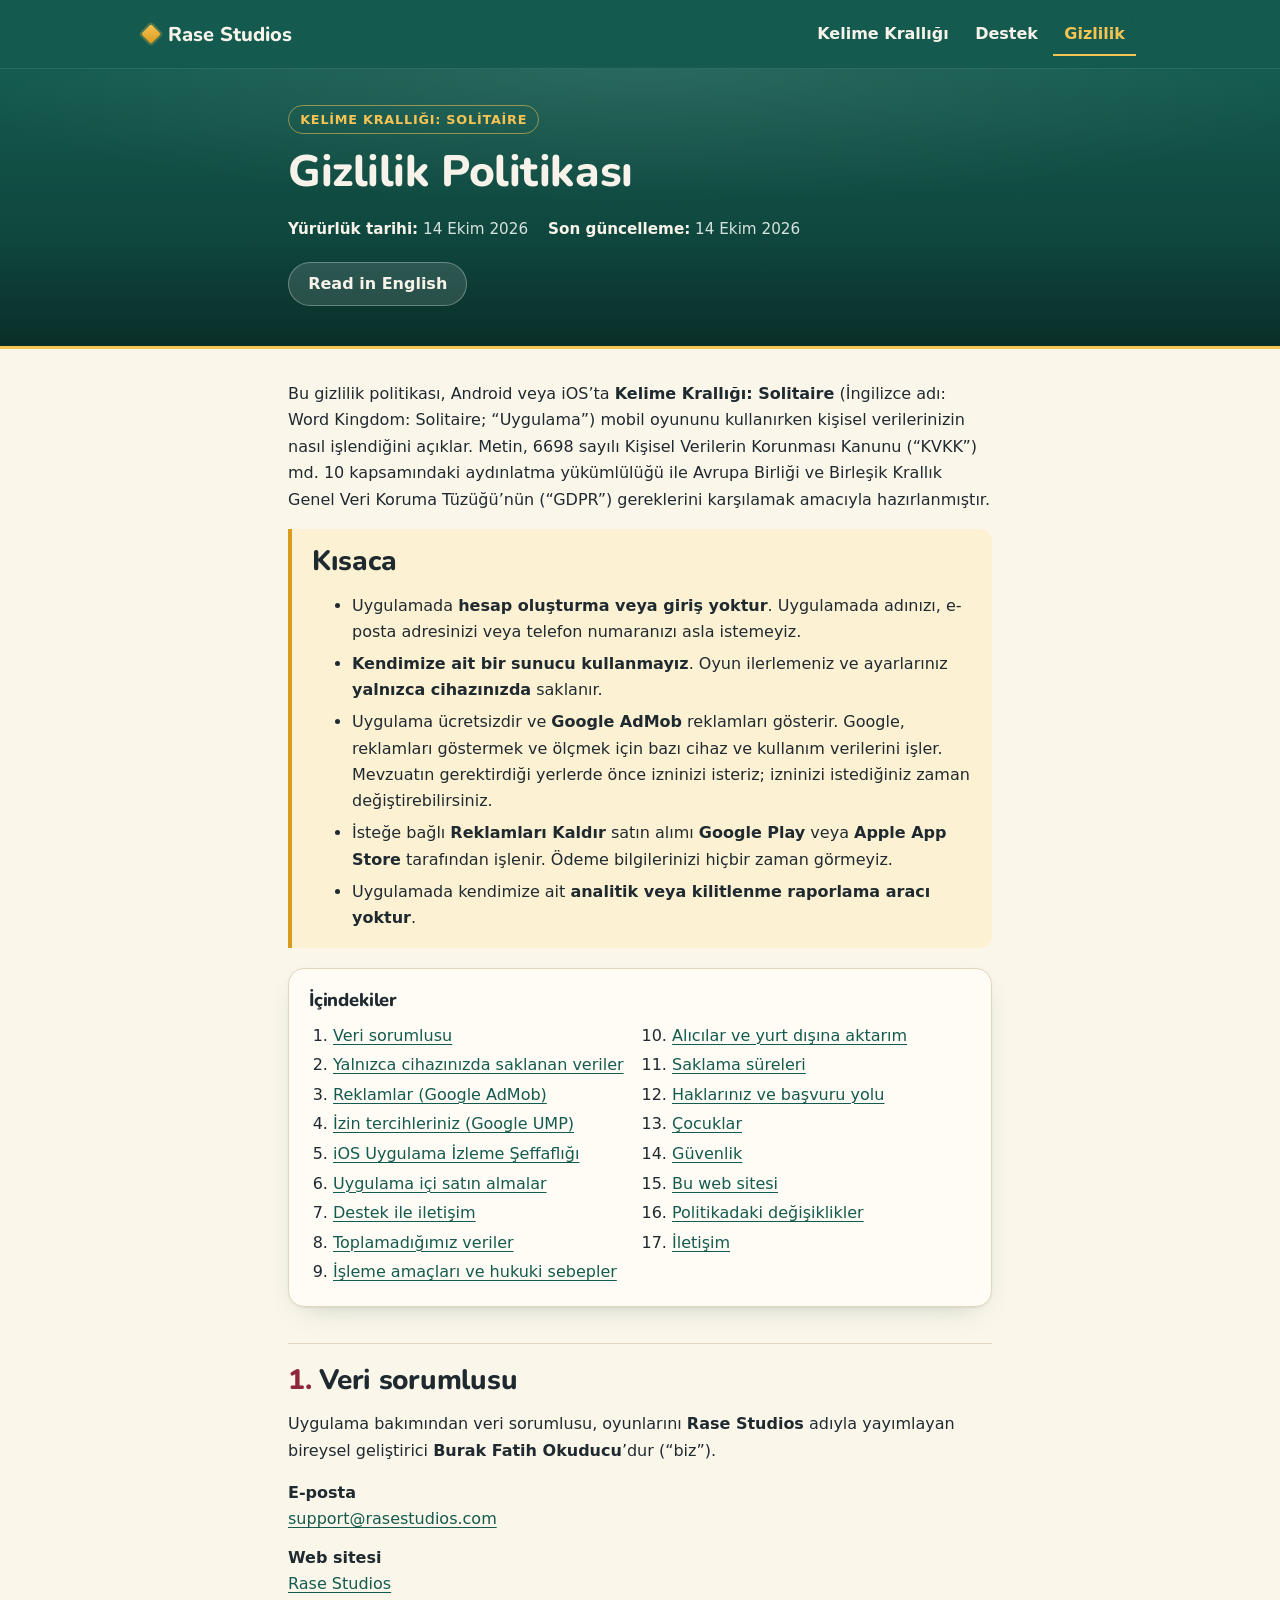
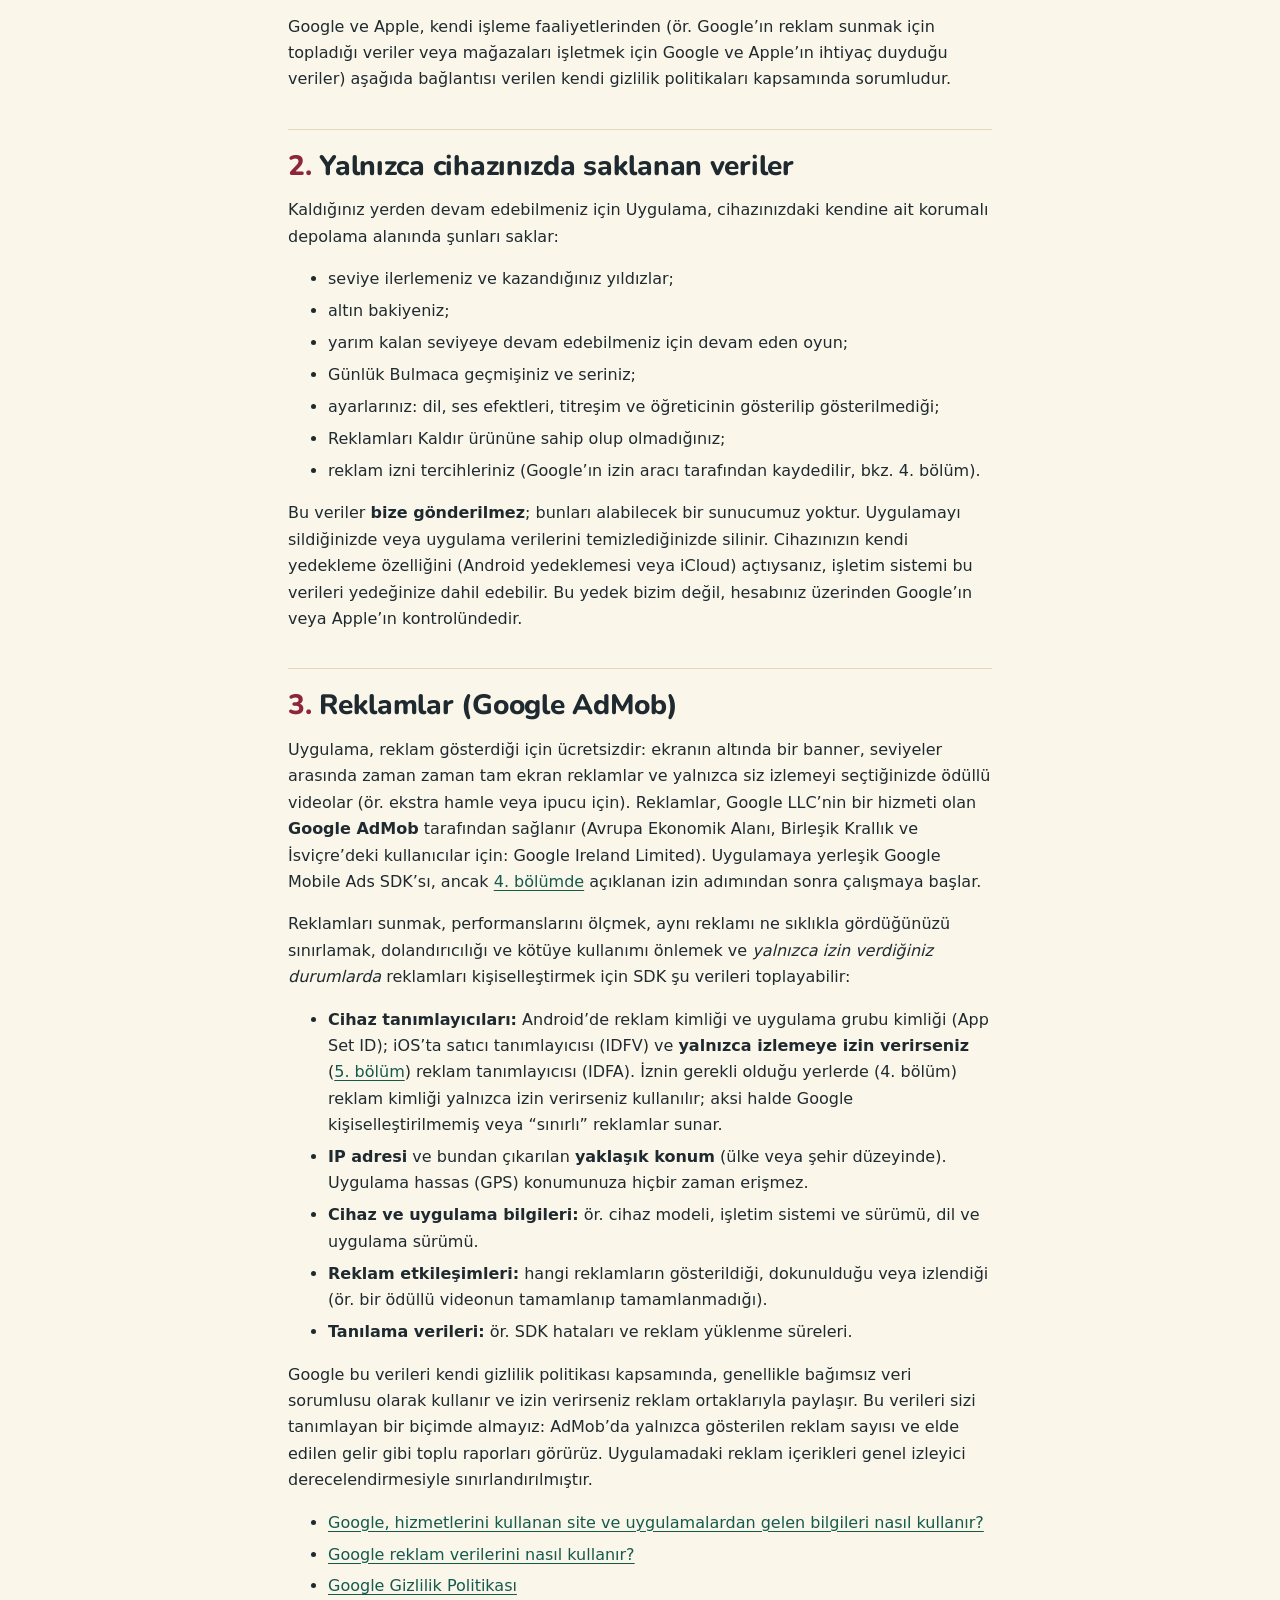
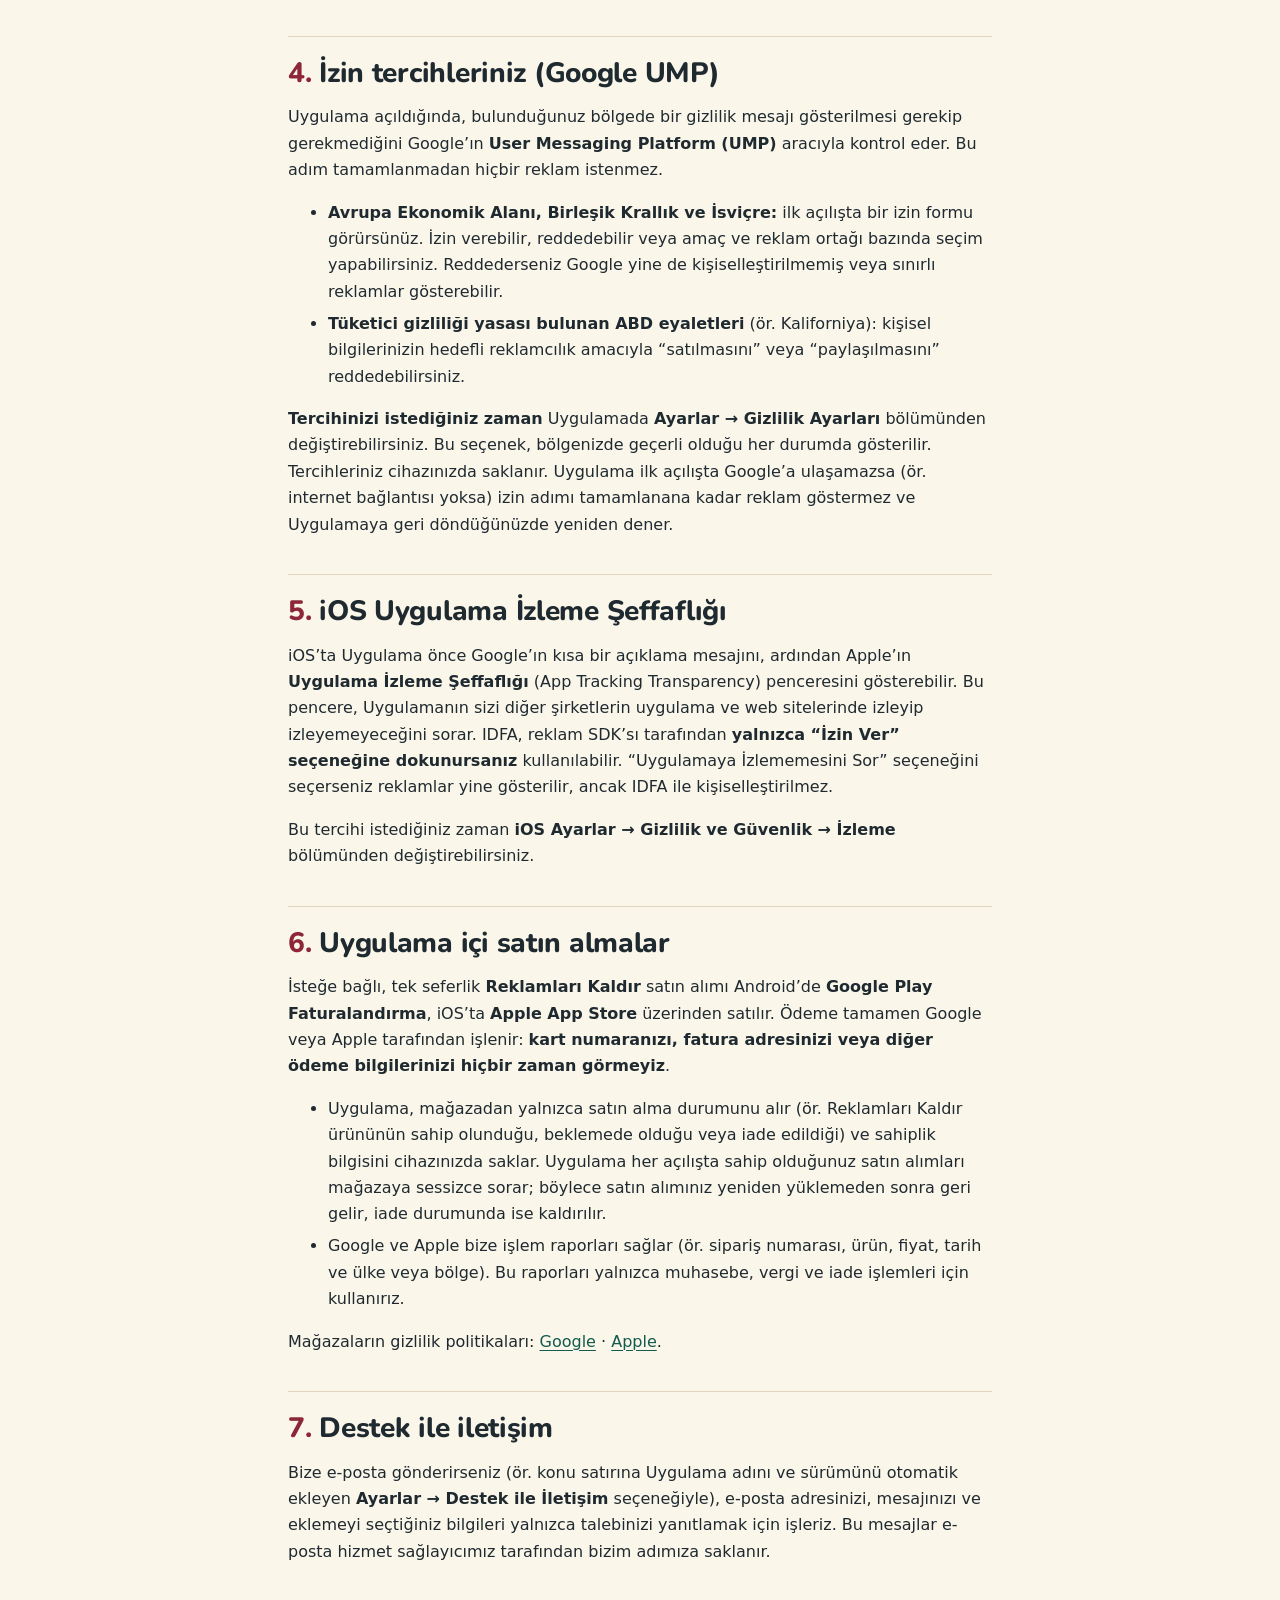
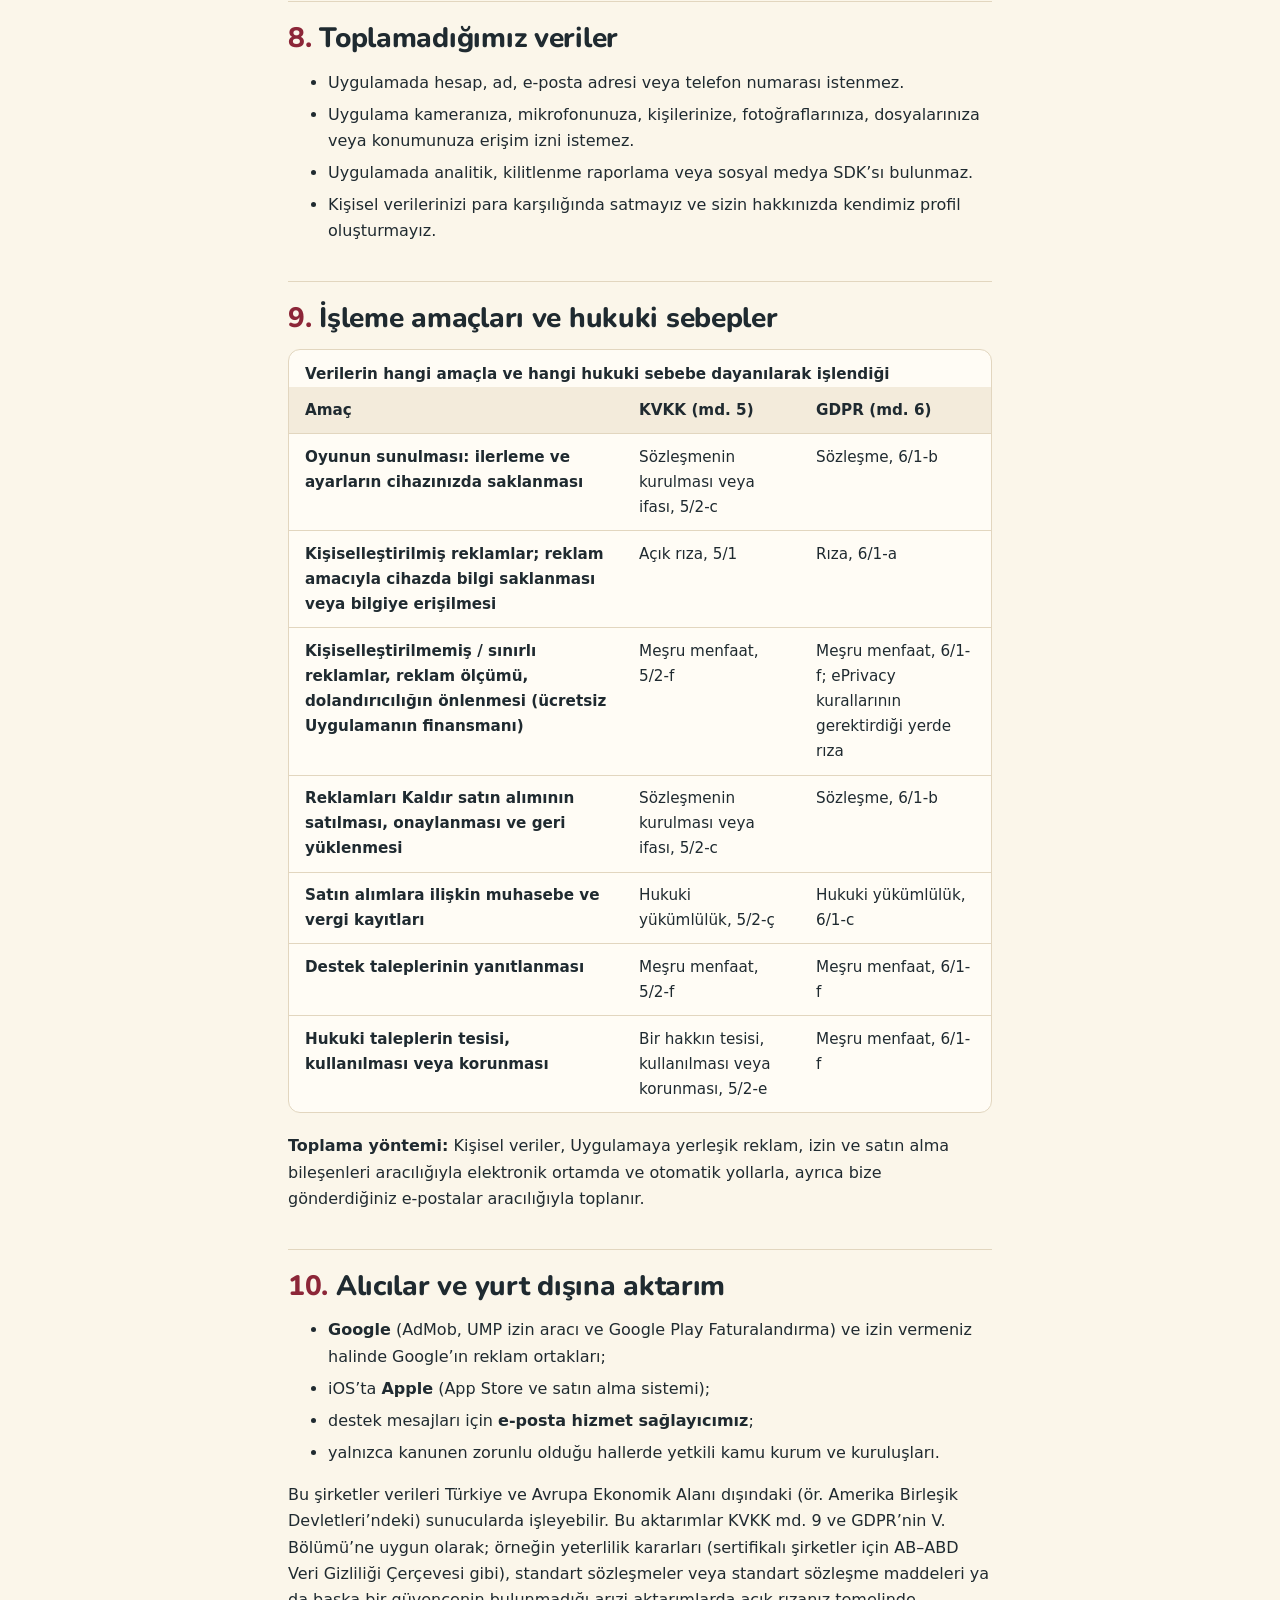
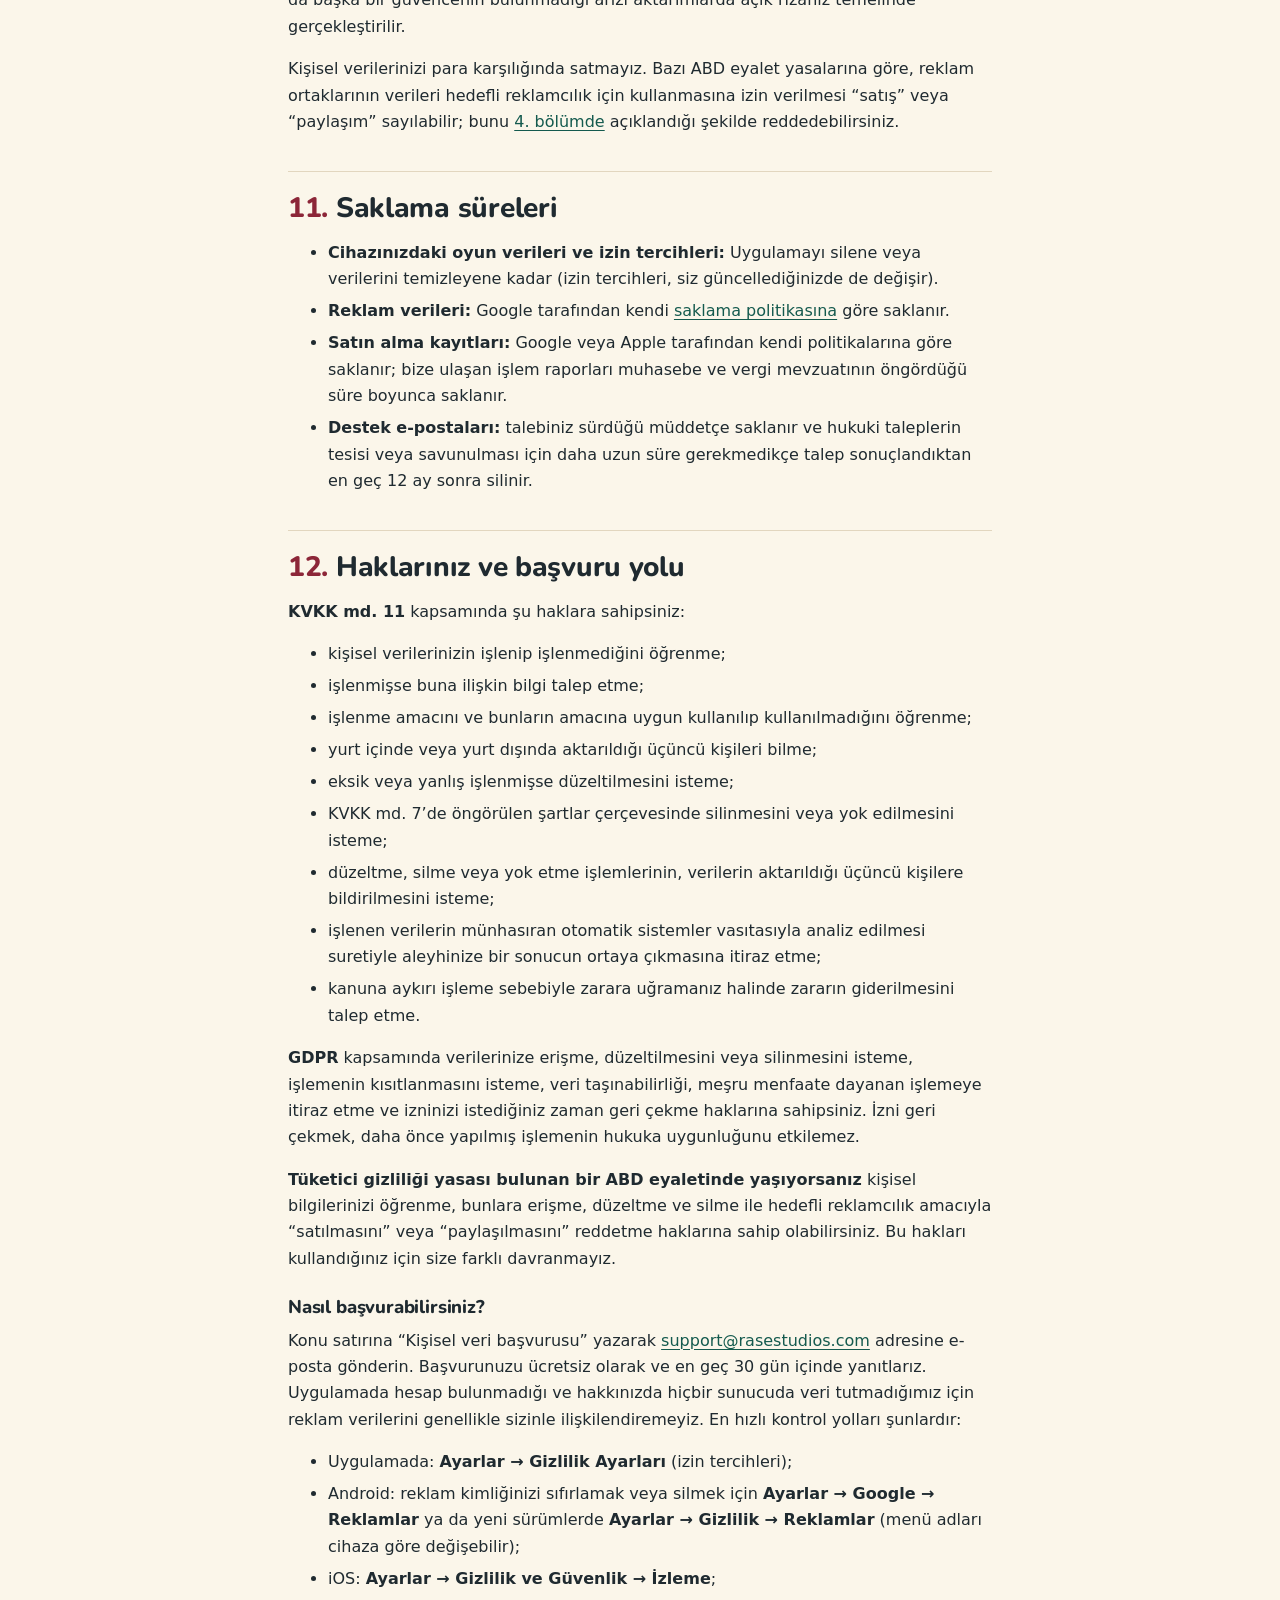
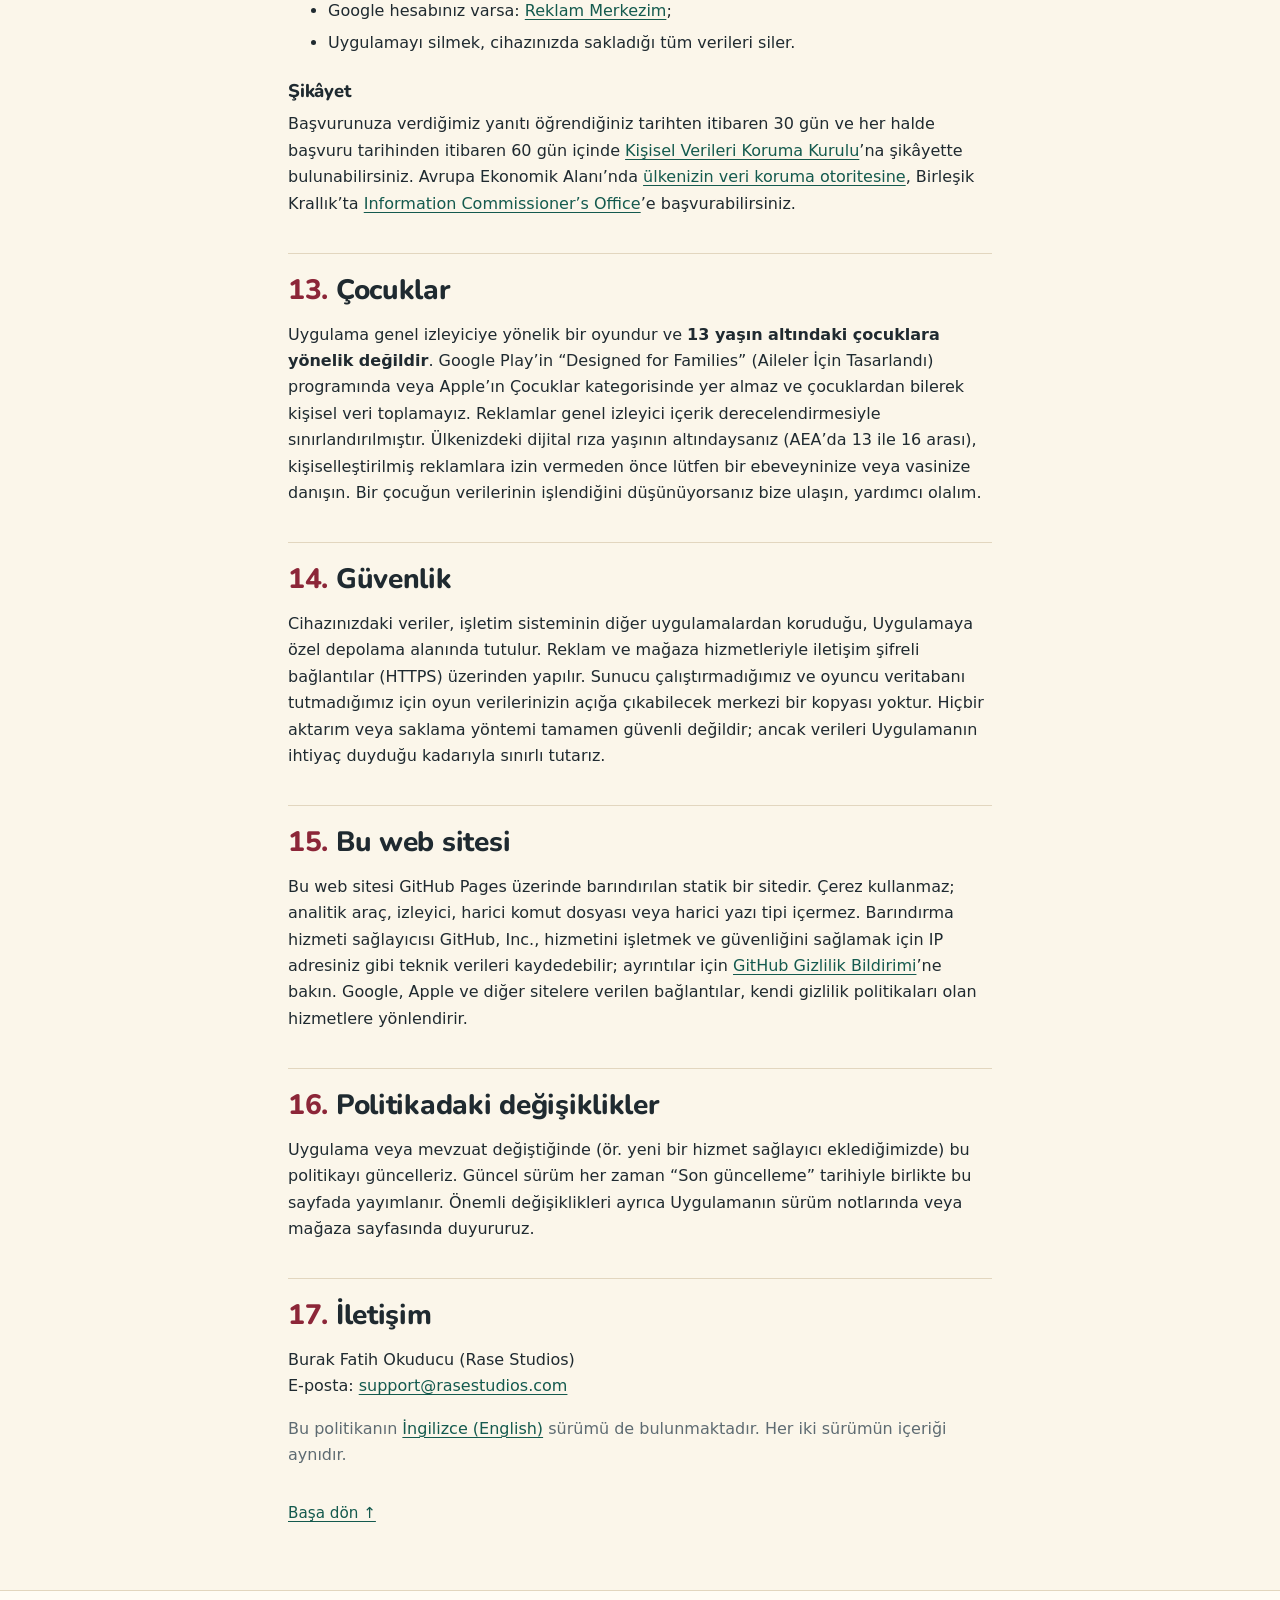
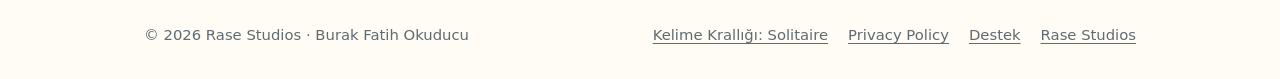
<file: word-kingdom/gizlilik/index.html>
<!doctype html>
<html lang="tr">
<head>
  <meta charset="utf-8">
  <meta name="viewport" content="width=device-width, initial-scale=1, viewport-fit=cover">
  <meta http-equiv="Content-Security-Policy" content="default-src 'none'; style-src 'self'; img-src 'self'; font-src 'self'; base-uri 'none'; form-action 'none'">
  <meta name="referrer" content="strict-origin-when-cross-origin">
  <title>Gizlilik Politikası – Kelime Krallığı: Solitaire</title>
  <meta name="description" content="Rase Studios tarafından geliştirilen Kelime Krallığı: Solitaire oyununun gizlilik politikası ve KVKK aydınlatma metni: hangi verilerin, hangi amaçla işlendiği ve KVKK ile GDPR kapsamındaki haklarınız.">
  <meta name="color-scheme" content="light dark">
  <meta name="theme-color" content="#145a4e">
  <link rel="alternate" hreflang="en" href="../privacy/">
  <link rel="icon" href="../../favicon.ico" sizes="any">
  <link rel="icon" href="../../assets/favicon-32.png" type="image/png" sizes="32x32">
  <link rel="apple-touch-icon" href="../../assets/apple-touch-icon.png">
  <link rel="stylesheet" href="../../assets/style.css">
</head>
<body>
  <a class="skip-link" href="#main">İçeriğe geç</a>

  <header class="site-header felt">
    <div class="wrap">
      <a class="brand" href="../../"><span class="brand-mark" aria-hidden="true"></span>Rase Studios</a>
      <nav class="site-nav" aria-label="Ana menü">
        <ul>
          <li><a href="../#tr">Kelime Krallığı</a></li>
          <li><a href="../support/#tr">Destek</a></li>
          <li><a href="./" aria-current="page">Gizlilik</a></li>
        </ul>
      </nav>
    </div>
  </header>

  <main id="main">
    <div class="doc-header felt banner">
      <div class="wrap prose">
        <p class="eyebrow">Kelime Krallığı: Solitaire</p>
        <h1 id="top">Gizlilik Politikası</h1>
        <ul class="doc-meta">
          <li><strong>Yürürlük tarihi:</strong> <time datetime="2026-10-14">14 Ekim 2026</time></li>
          <li><strong>Son güncelleme:</strong> <time datetime="2026-10-14">14 Ekim 2026</time></li>
        </ul>
        <div class="doc-actions">
          <a class="btn btn-glass" href="../privacy/" lang="en" hreflang="en">Read in English</a>
        </div>
      </div>
    </div>

    <div class="doc">
      <div class="wrap prose">
        <p>Bu gizlilik politikası, Android veya iOS’ta <strong>Kelime Krallığı: Solitaire</strong> (İngilizce adı: <span lang="en">Word Kingdom: Solitaire</span>; “Uygulama”) mobil oyununu kullanırken kişisel verilerinizin nasıl işlendiğini açıklar. Metin, 6698 sayılı Kişisel Verilerin Korunması Kanunu (“KVKK”) md. 10 kapsamındaki aydınlatma yükümlülüğü ile Avrupa Birliği ve Birleşik Krallık Genel Veri Koruma Tüzüğü’nün (“GDPR”) gereklerini karşılamak amacıyla hazırlanmıştır.</p>

        <section class="callout" aria-labelledby="ozet">
          <h2 id="ozet">Kısaca</h2>
          <ul>
            <li>Uygulamada <strong>hesap oluşturma veya giriş yoktur</strong>. Uygulamada adınızı, e-posta adresinizi veya telefon numaranızı asla istemeyiz.</li>
            <li><strong>Kendimize ait bir sunucu kullanmayız</strong>. Oyun ilerlemeniz ve ayarlarınız <strong>yalnızca cihazınızda</strong> saklanır.</li>
            <li>Uygulama ücretsizdir ve <strong>Google AdMob</strong> reklamları gösterir. Google, reklamları göstermek ve ölçmek için bazı cihaz ve kullanım verilerini işler. Mevzuatın gerektirdiği yerlerde önce izninizi isteriz; izninizi istediğiniz zaman değiştirebilirsiniz.</li>
            <li>İsteğe bağlı <strong>Reklamları Kaldır</strong> satın alımı <strong>Google Play</strong> veya <strong>Apple App Store</strong> tarafından işlenir. Ödeme bilgilerinizi hiçbir zaman görmeyiz.</li>
            <li>Uygulamada kendimize ait <strong>analitik veya kilitlenme raporlama aracı yoktur</strong>.</li>
          </ul>
        </section>

        <nav class="toc card" aria-labelledby="toc-title">
          <h2 id="toc-title">İçindekiler</h2>
          <ol>
            <li><a href="#veri-sorumlusu">Veri sorumlusu</a></li>
            <li><a href="#cihazda">Yalnızca cihazınızda saklanan veriler</a></li>
            <li><a href="#reklamlar">Reklamlar (Google AdMob)</a></li>
            <li><a href="#izin">İzin tercihleriniz (Google UMP)</a></li>
            <li><a href="#att">iOS Uygulama İzleme Şeffaflığı</a></li>
            <li><a href="#satin-alma">Uygulama içi satın almalar</a></li>
            <li><a href="#destek">Destek ile iletişim</a></li>
            <li><a href="#toplamadiklarimiz">Toplamadığımız veriler</a></li>
            <li><a href="#hukuki-sebepler">İşleme amaçları ve hukuki sebepler</a></li>
            <li><a href="#aktarim">Alıcılar ve yurt dışına aktarım</a></li>
            <li><a href="#saklama">Saklama süreleri</a></li>
            <li><a href="#haklar">Haklarınız ve başvuru yolu</a></li>
            <li><a href="#cocuklar">Çocuklar</a></li>
            <li><a href="#guvenlik">Güvenlik</a></li>
            <li><a href="#web-sitesi">Bu web sitesi</a></li>
            <li><a href="#degisiklikler">Politikadaki değişiklikler</a></li>
            <li><a href="#iletisim">İletişim</a></li>
          </ol>
        </nav>

        <h2 id="veri-sorumlusu"><span class="num">1.</span> Veri sorumlusu</h2>
        <p>Uygulama bakımından veri sorumlusu, oyunlarını <strong>Rase Studios</strong> adıyla yayımlayan bireysel geliştirici <strong>Burak Fatih Okuducu</strong>’dur (“biz”).</p>
        <dl class="contact">
          <dt>E-posta</dt>
          <dd><a href="mailto:support@rasestudios.com">support@rasestudios.com</a></dd>
          <dt>Web sitesi</dt>
          <dd><a href="../../">Rase Studios</a></dd>
        </dl>
        <p>Google ve Apple, kendi işleme faaliyetlerinden (ör. Google’ın reklam sunmak için topladığı veriler veya mağazaları işletmek için Google ve Apple’ın ihtiyaç duyduğu veriler) aşağıda bağlantısı verilen kendi gizlilik politikaları kapsamında sorumludur.</p>

        <h2 id="cihazda"><span class="num">2.</span> Yalnızca cihazınızda saklanan veriler</h2>
        <p>Kaldığınız yerden devam edebilmeniz için Uygulama, cihazınızdaki kendine ait korumalı depolama alanında şunları saklar:</p>
        <ul>
          <li>seviye ilerlemeniz ve kazandığınız yıldızlar;</li>
          <li>altın bakiyeniz;</li>
          <li>yarım kalan seviyeye devam edebilmeniz için devam eden oyun;</li>
          <li>Günlük Bulmaca geçmişiniz ve seriniz;</li>
          <li>ayarlarınız: dil, ses efektleri, titreşim ve öğreticinin gösterilip gösterilmediği;</li>
          <li>Reklamları Kaldır ürününe sahip olup olmadığınız;</li>
          <li>reklam izni tercihleriniz (Google’ın izin aracı tarafından kaydedilir, bkz. 4. bölüm).</li>
        </ul>
        <p>Bu veriler <strong>bize gönderilmez</strong>; bunları alabilecek bir sunucumuz yoktur. Uygulamayı sildiğinizde veya uygulama verilerini temizlediğinizde silinir. Cihazınızın kendi yedekleme özelliğini (Android yedeklemesi veya iCloud) açtıysanız, işletim sistemi bu verileri yedeğinize dahil edebilir. Bu yedek bizim değil, hesabınız üzerinden Google’ın veya Apple’ın kontrolündedir.</p>

        <h2 id="reklamlar"><span class="num">3.</span> Reklamlar (Google AdMob)</h2>
        <p>Uygulama, reklam gösterdiği için ücretsizdir: ekranın altında bir banner, seviyeler arasında zaman zaman tam ekran reklamlar ve yalnızca siz izlemeyi seçtiğinizde ödüllü videolar (ör. ekstra hamle veya ipucu için). Reklamlar, Google LLC’nin bir hizmeti olan <strong>Google AdMob</strong> tarafından sağlanır (Avrupa Ekonomik Alanı, Birleşik Krallık ve İsviçre’deki kullanıcılar için: Google Ireland Limited). Uygulamaya yerleşik Google Mobile Ads SDK’sı, ancak <a href="#izin">4. bölümde</a> açıklanan izin adımından sonra çalışmaya başlar.</p>
        <p>Reklamları sunmak, performanslarını ölçmek, aynı reklamı ne sıklıkla gördüğünüzü sınırlamak, dolandırıcılığı ve kötüye kullanımı önlemek ve <em>yalnızca izin verdiğiniz durumlarda</em> reklamları kişiselleştirmek için SDK şu verileri toplayabilir:</p>
        <ul>
          <li><strong>Cihaz tanımlayıcıları:</strong> Android’de reklam kimliği ve uygulama grubu kimliği (App Set ID); iOS’ta satıcı tanımlayıcısı (IDFV) ve <strong>yalnızca izlemeye izin verirseniz</strong> (<a href="#att">5. bölüm</a>) reklam tanımlayıcısı (IDFA). İznin gerekli olduğu yerlerde (4. bölüm) reklam kimliği yalnızca izin verirseniz kullanılır; aksi halde Google kişiselleştirilmemiş veya “sınırlı” reklamlar sunar.</li>
          <li><strong>IP adresi</strong> ve bundan çıkarılan <strong>yaklaşık konum</strong> (ülke veya şehir düzeyinde). Uygulama hassas (GPS) konumunuza hiçbir zaman erişmez.</li>
          <li><strong>Cihaz ve uygulama bilgileri:</strong> ör. cihaz modeli, işletim sistemi ve sürümü, dil ve uygulama sürümü.</li>
          <li><strong>Reklam etkileşimleri:</strong> hangi reklamların gösterildiği, dokunulduğu veya izlendiği (ör. bir ödüllü videonun tamamlanıp tamamlanmadığı).</li>
          <li><strong>Tanılama verileri:</strong> ör. SDK hataları ve reklam yüklenme süreleri.</li>
        </ul>
        <p>Google bu verileri kendi gizlilik politikası kapsamında, genellikle bağımsız veri sorumlusu olarak kullanır ve izin verirseniz reklam ortaklarıyla paylaşır. Bu verileri sizi tanımlayan bir biçimde almayız: AdMob’da yalnızca gösterilen reklam sayısı ve elde edilen gelir gibi toplu raporları görürüz. Uygulamadaki reklam içerikleri genel izleyici derecelendirmesiyle sınırlandırılmıştır.</p>
        <ul>
          <li><a href="https://policies.google.com/technologies/partner-sites?hl=tr">Google, hizmetlerini kullanan site ve uygulamalardan gelen bilgileri nasıl kullanır?</a></li>
          <li><a href="https://policies.google.com/technologies/ads?hl=tr">Google reklam verilerini nasıl kullanır?</a></li>
          <li><a href="https://policies.google.com/privacy?hl=tr">Google Gizlilik Politikası</a></li>
        </ul>

        <h2 id="izin"><span class="num">4.</span> İzin tercihleriniz (Google UMP)</h2>
        <p>Uygulama açıldığında, bulunduğunuz bölgede bir gizlilik mesajı gösterilmesi gerekip gerekmediğini Google’ın <strong>User Messaging Platform (UMP)</strong> aracıyla kontrol eder. Bu adım tamamlanmadan hiçbir reklam istenmez.</p>
        <ul>
          <li><strong>Avrupa Ekonomik Alanı, Birleşik Krallık ve İsviçre:</strong> ilk açılışta bir izin formu görürsünüz. İzin verebilir, reddedebilir veya amaç ve reklam ortağı bazında seçim yapabilirsiniz. Reddederseniz Google yine de kişiselleştirilmemiş veya sınırlı reklamlar gösterebilir.</li>
          <li><strong>Tüketici gizliliği yasası bulunan ABD eyaletleri</strong> (ör. Kaliforniya): kişisel bilgilerinizin hedefli reklamcılık amacıyla “satılmasını” veya “paylaşılmasını” reddedebilirsiniz.</li>
        </ul>
        <p><strong>Tercihinizi istediğiniz zaman</strong> Uygulamada <strong>Ayarlar → Gizlilik Ayarları</strong> bölümünden değiştirebilirsiniz. Bu seçenek, bölgenizde geçerli olduğu her durumda gösterilir. Tercihleriniz cihazınızda saklanır. Uygulama ilk açılışta Google’a ulaşamazsa (ör. internet bağlantısı yoksa) izin adımı tamamlanana kadar reklam göstermez ve Uygulamaya geri döndüğünüzde yeniden dener.</p>

        <h2 id="att"><span class="num">5.</span> iOS Uygulama İzleme Şeffaflığı</h2>
        <p>iOS’ta Uygulama önce Google’ın kısa bir açıklama mesajını, ardından Apple’ın <strong>Uygulama İzleme Şeffaflığı</strong> (App Tracking Transparency) penceresini gösterebilir. Bu pencere, Uygulamanın sizi diğer şirketlerin uygulama ve web sitelerinde izleyip izleyemeyeceğini sorar. IDFA, reklam SDK’sı tarafından <strong>yalnızca “İzin Ver” seçeneğine dokunursanız</strong> kullanılabilir. “Uygulamaya İzlememesini Sor” seçeneğini seçerseniz reklamlar yine gösterilir, ancak IDFA ile kişiselleştirilmez.</p>
        <p>Bu tercihi istediğiniz zaman <strong>iOS Ayarlar → Gizlilik ve Güvenlik → İzleme</strong> bölümünden değiştirebilirsiniz.</p>

        <h2 id="satin-alma"><span class="num">6.</span> Uygulama içi satın almalar</h2>
        <p>İsteğe bağlı, tek seferlik <strong>Reklamları Kaldır</strong> satın alımı Android’de <strong>Google Play Faturalandırma</strong>, iOS’ta <strong>Apple App Store</strong> üzerinden satılır. Ödeme tamamen Google veya Apple tarafından işlenir: <strong>kart numaranızı, fatura adresinizi veya diğer ödeme bilgilerinizi hiçbir zaman görmeyiz</strong>.</p>
        <ul>
          <li>Uygulama, mağazadan yalnızca satın alma durumunu alır (ör. Reklamları Kaldır ürününün sahip olunduğu, beklemede olduğu veya iade edildiği) ve sahiplik bilgisini cihazınızda saklar. Uygulama her açılışta sahip olduğunuz satın alımları mağazaya sessizce sorar; böylece satın alımınız yeniden yüklemeden sonra geri gelir, iade durumunda ise kaldırılır.</li>
          <li>Google ve Apple bize işlem raporları sağlar (ör. sipariş numarası, ürün, fiyat, tarih ve ülke veya bölge). Bu raporları yalnızca muhasebe, vergi ve iade işlemleri için kullanırız.</li>
        </ul>
        <p>Mağazaların gizlilik politikaları: <a href="https://policies.google.com/privacy?hl=tr">Google</a> · <a href="https://www.apple.com/tr/legal/privacy/">Apple</a>.</p>

        <h2 id="destek"><span class="num">7.</span> Destek ile iletişim</h2>
        <p>Bize e-posta gönderirseniz (ör. konu satırına Uygulama adını ve sürümünü otomatik ekleyen <strong>Ayarlar → Destek ile İletişim</strong> seçeneğiyle), e-posta adresinizi, mesajınızı ve eklemeyi seçtiğiniz bilgileri yalnızca talebinizi yanıtlamak için işleriz. Bu mesajlar e-posta hizmet sağlayıcımız tarafından bizim adımıza saklanır.</p>

        <h2 id="toplamadiklarimiz"><span class="num">8.</span> Toplamadığımız veriler</h2>
        <ul>
          <li>Uygulamada hesap, ad, e-posta adresi veya telefon numarası istenmez.</li>
          <li>Uygulama kameranıza, mikrofonunuza, kişilerinize, fotoğraflarınıza, dosyalarınıza veya konumunuza erişim izni istemez.</li>
          <li>Uygulamada analitik, kilitlenme raporlama veya sosyal medya SDK’sı bulunmaz.</li>
          <li>Kişisel verilerinizi para karşılığında satmayız ve sizin hakkınızda kendimiz profil oluşturmayız.</li>
        </ul>

        <h2 id="hukuki-sebepler"><span class="num">9.</span> İşleme amaçları ve hukuki sebepler</h2>
        <div class="table-wrap stack" role="region" aria-labelledby="bases-caption" tabindex="0">
          <table>
            <caption id="bases-caption">Verilerin hangi amaçla ve hangi hukuki sebebe dayanılarak işlendiği</caption>
            <thead>
              <tr>
                <th scope="col">Amaç</th>
                <th scope="col">KVKK (md. 5)</th>
                <th scope="col">GDPR (md. 6)</th>
              </tr>
            </thead>
            <tbody>
              <tr>
                <th scope="row">Oyunun sunulması: ilerleme ve ayarların cihazınızda saklanması</th>
                <td data-label="KVKK (md. 5)">Sözleşmenin kurulması veya ifası, 5/2-c</td>
                <td data-label="GDPR (md. 6)">Sözleşme, 6/1-b</td>
              </tr>
              <tr>
                <th scope="row">Kişiselleştirilmiş reklamlar; reklam amacıyla cihazda bilgi saklanması veya bilgiye erişilmesi</th>
                <td data-label="KVKK (md. 5)">Açık rıza, 5/1</td>
                <td data-label="GDPR (md. 6)">Rıza, 6/1-a</td>
              </tr>
              <tr>
                <th scope="row">Kişiselleştirilmemiş / sınırlı reklamlar, reklam ölçümü, dolandırıcılığın önlenmesi (ücretsiz Uygulamanın finansmanı)</th>
                <td data-label="KVKK (md. 5)">Meşru menfaat, 5/2-f</td>
                <td data-label="GDPR (md. 6)">Meşru menfaat, 6/1-f; ePrivacy kurallarının gerektirdiği yerde rıza</td>
              </tr>
              <tr>
                <th scope="row">Reklamları Kaldır satın alımının satılması, onaylanması ve geri yüklenmesi</th>
                <td data-label="KVKK (md. 5)">Sözleşmenin kurulması veya ifası, 5/2-c</td>
                <td data-label="GDPR (md. 6)">Sözleşme, 6/1-b</td>
              </tr>
              <tr>
                <th scope="row">Satın alımlara ilişkin muhasebe ve vergi kayıtları</th>
                <td data-label="KVKK (md. 5)">Hukuki yükümlülük, 5/2-ç</td>
                <td data-label="GDPR (md. 6)">Hukuki yükümlülük, 6/1-c</td>
              </tr>
              <tr>
                <th scope="row">Destek taleplerinin yanıtlanması</th>
                <td data-label="KVKK (md. 5)">Meşru menfaat, 5/2-f</td>
                <td data-label="GDPR (md. 6)">Meşru menfaat, 6/1-f</td>
              </tr>
              <tr>
                <th scope="row">Hukuki taleplerin tesisi, kullanılması veya korunması</th>
                <td data-label="KVKK (md. 5)">Bir hakkın tesisi, kullanılması veya korunması, 5/2-e</td>
                <td data-label="GDPR (md. 6)">Meşru menfaat, 6/1-f</td>
              </tr>
            </tbody>
          </table>
        </div>
        <p><strong>Toplama yöntemi:</strong> Kişisel veriler, Uygulamaya yerleşik reklam, izin ve satın alma bileşenleri aracılığıyla elektronik ortamda ve otomatik yollarla, ayrıca bize gönderdiğiniz e-postalar aracılığıyla toplanır.</p>

        <h2 id="aktarim"><span class="num">10.</span> Alıcılar ve yurt dışına aktarım</h2>
        <ul>
          <li><strong>Google</strong> (AdMob, UMP izin aracı ve Google Play Faturalandırma) ve izin vermeniz halinde Google’ın reklam ortakları;</li>
          <li>iOS’ta <strong>Apple</strong> (App Store ve satın alma sistemi);</li>
          <li>destek mesajları için <strong>e-posta hizmet sağlayıcımız</strong>;</li>
          <li>yalnızca kanunen zorunlu olduğu hallerde yetkili kamu kurum ve kuruluşları.</li>
        </ul>
        <p>Bu şirketler verileri Türkiye ve Avrupa Ekonomik Alanı dışındaki (ör. Amerika Birleşik Devletleri’ndeki) sunucularda işleyebilir. Bu aktarımlar KVKK md. 9 ve GDPR’nin V. Bölümü’ne uygun olarak; örneğin yeterlilik kararları (sertifikalı şirketler için AB–ABD Veri Gizliliği Çerçevesi gibi), standart sözleşmeler veya standart sözleşme maddeleri ya da başka bir güvencenin bulunmadığı arızi aktarımlarda açık rızanız temelinde gerçekleştirilir.</p>
        <p>Kişisel verilerinizi para karşılığında satmayız. Bazı ABD eyalet yasalarına göre, reklam ortaklarının verileri hedefli reklamcılık için kullanmasına izin verilmesi “satış” veya “paylaşım” sayılabilir; bunu <a href="#izin">4. bölümde</a> açıklandığı şekilde reddedebilirsiniz.</p>

        <h2 id="saklama"><span class="num">11.</span> Saklama süreleri</h2>
        <ul>
          <li><strong>Cihazınızdaki oyun verileri ve izin tercihleri:</strong> Uygulamayı silene veya verilerini temizleyene kadar (izin tercihleri, siz güncellediğinizde de değişir).</li>
          <li><strong>Reklam verileri:</strong> Google tarafından kendi <a href="https://policies.google.com/technologies/retention?hl=tr">saklama politikasına</a> göre saklanır.</li>
          <li><strong>Satın alma kayıtları:</strong> Google veya Apple tarafından kendi politikalarına göre saklanır; bize ulaşan işlem raporları muhasebe ve vergi mevzuatının öngördüğü süre boyunca saklanır.</li>
          <li><strong>Destek e-postaları:</strong> talebiniz sürdüğü müddetçe saklanır ve hukuki taleplerin tesisi veya savunulması için daha uzun süre gerekmedikçe talep sonuçlandıktan en geç 12 ay sonra silinir.</li>
        </ul>

        <h2 id="haklar"><span class="num">12.</span> Haklarınız ve başvuru yolu</h2>
        <p><strong>KVKK md. 11</strong> kapsamında şu haklara sahipsiniz:</p>
        <ul>
          <li>kişisel verilerinizin işlenip işlenmediğini öğrenme;</li>
          <li>işlenmişse buna ilişkin bilgi talep etme;</li>
          <li>işlenme amacını ve bunların amacına uygun kullanılıp kullanılmadığını öğrenme;</li>
          <li>yurt içinde veya yurt dışında aktarıldığı üçüncü kişileri bilme;</li>
          <li>eksik veya yanlış işlenmişse düzeltilmesini isteme;</li>
          <li>KVKK md. 7’de öngörülen şartlar çerçevesinde silinmesini veya yok edilmesini isteme;</li>
          <li>düzeltme, silme veya yok etme işlemlerinin, verilerin aktarıldığı üçüncü kişilere bildirilmesini isteme;</li>
          <li>işlenen verilerin münhasıran otomatik sistemler vasıtasıyla analiz edilmesi suretiyle aleyhinize bir sonucun ortaya çıkmasına itiraz etme;</li>
          <li>kanuna aykırı işleme sebebiyle zarara uğramanız halinde zararın giderilmesini talep etme.</li>
        </ul>
        <p><strong>GDPR</strong> kapsamında verilerinize erişme, düzeltilmesini veya silinmesini isteme, işlemenin kısıtlanmasını isteme, veri taşınabilirliği, meşru menfaate dayanan işlemeye itiraz etme ve izninizi istediğiniz zaman geri çekme haklarına sahipsiniz. İzni geri çekmek, daha önce yapılmış işlemenin hukuka uygunluğunu etkilemez.</p>
        <p><strong>Tüketici gizliliği yasası bulunan bir ABD eyaletinde yaşıyorsanız</strong> kişisel bilgilerinizi öğrenme, bunlara erişme, düzeltme ve silme ile hedefli reklamcılık amacıyla “satılmasını” veya “paylaşılmasını” reddetme haklarına sahip olabilirsiniz. Bu hakları kullandığınız için size farklı davranmayız.</p>
        <h3>Nasıl başvurabilirsiniz?</h3>
        <p>Konu satırına “Kişisel veri başvurusu” yazarak <a href="mailto:support@rasestudios.com">support@rasestudios.com</a> adresine e-posta gönderin. Başvurunuzu ücretsiz olarak ve en geç 30 gün içinde yanıtlarız. Uygulamada hesap bulunmadığı ve hakkınızda hiçbir sunucuda veri tutmadığımız için reklam verilerini genellikle sizinle ilişkilendiremeyiz. En hızlı kontrol yolları şunlardır:</p>
        <ul>
          <li>Uygulamada: <strong>Ayarlar → Gizlilik Ayarları</strong> (izin tercihleri);</li>
          <li>Android: reklam kimliğinizi sıfırlamak veya silmek için <strong>Ayarlar → Google → Reklamlar</strong> ya da yeni sürümlerde <strong>Ayarlar → Gizlilik → Reklamlar</strong> (menü adları cihaza göre değişebilir);</li>
          <li>iOS: <strong>Ayarlar → Gizlilik ve Güvenlik → İzleme</strong>;</li>
          <li>Google hesabınız varsa: <a href="https://myadcenter.google.com/?hl=tr">Reklam Merkezim</a>;</li>
          <li>Uygulamayı silmek, cihazınızda sakladığı tüm verileri siler.</li>
        </ul>
        <h3>Şikâyet</h3>
        <p>Başvurunuza verdiğimiz yanıtı öğrendiğiniz tarihten itibaren 30 gün ve her halde başvuru tarihinden itibaren 60 gün içinde <a href="https://www.kvkk.gov.tr/">Kişisel Verileri Koruma Kurulu</a>’na şikâyette bulunabilirsiniz. Avrupa Ekonomik Alanı’nda <a href="https://www.edpb.europa.eu/about-edpb/our-members_en">ülkenizin veri koruma otoritesine</a>, Birleşik Krallık’ta <a href="https://ico.org.uk/">Information Commissioner’s Office</a>’e başvurabilirsiniz.</p>

        <h2 id="cocuklar"><span class="num">13.</span> Çocuklar</h2>
        <p>Uygulama genel izleyiciye yönelik bir oyundur ve <strong>13 yaşın altındaki çocuklara yönelik değildir</strong>. Google Play’in “Designed for Families” (Aileler İçin Tasarlandı) programında veya Apple’ın Çocuklar kategorisinde yer almaz ve çocuklardan bilerek kişisel veri toplamayız. Reklamlar genel izleyici içerik derecelendirmesiyle sınırlandırılmıştır. Ülkenizdeki dijital rıza yaşının altındaysanız (AEA’da 13 ile 16 arası), kişiselleştirilmiş reklamlara izin vermeden önce lütfen bir ebeveyninize veya vasinize danışın. Bir çocuğun verilerinin işlendiğini düşünüyorsanız bize ulaşın, yardımcı olalım.</p>

        <h2 id="guvenlik"><span class="num">14.</span> Güvenlik</h2>
        <p>Cihazınızdaki veriler, işletim sisteminin diğer uygulamalardan koruduğu, Uygulamaya özel depolama alanında tutulur. Reklam ve mağaza hizmetleriyle iletişim şifreli bağlantılar (HTTPS) üzerinden yapılır. Sunucu çalıştırmadığımız ve oyuncu veritabanı tutmadığımız için oyun verilerinizin açığa çıkabilecek merkezi bir kopyası yoktur. Hiçbir aktarım veya saklama yöntemi tamamen güvenli değildir; ancak verileri Uygulamanın ihtiyaç duyduğu kadarıyla sınırlı tutarız.</p>

        <h2 id="web-sitesi"><span class="num">15.</span> Bu web sitesi</h2>
        <p>Bu web sitesi GitHub Pages üzerinde barındırılan statik bir sitedir. Çerez kullanmaz; analitik araç, izleyici, harici komut dosyası veya harici yazı tipi içermez. Barındırma hizmeti sağlayıcısı GitHub, Inc., hizmetini işletmek ve güvenliğini sağlamak için IP adresiniz gibi teknik verileri kaydedebilir; ayrıntılar için <a href="https://github.com/site/privacy">GitHub Gizlilik Bildirimi</a>’ne bakın. Google, Apple ve diğer sitelere verilen bağlantılar, kendi gizlilik politikaları olan hizmetlere yönlendirir.</p>

        <h2 id="degisiklikler"><span class="num">16.</span> Politikadaki değişiklikler</h2>
        <p>Uygulama veya mevzuat değiştiğinde (ör. yeni bir hizmet sağlayıcı eklediğimizde) bu politikayı güncelleriz. Güncel sürüm her zaman “Son güncelleme” tarihiyle birlikte bu sayfada yayımlanır. Önemli değişiklikleri ayrıca Uygulamanın sürüm notlarında veya mağaza sayfasında duyururuz.</p>

        <h2 id="iletisim"><span class="num">17.</span> İletişim</h2>
        <p>Burak Fatih Okuducu (Rase Studios)<br>
          E-posta: <a href="mailto:support@rasestudios.com">support@rasestudios.com</a></p>
        <p class="muted">Bu politikanın <a href="../privacy/" lang="en" hreflang="en">İngilizce (English)</a> sürümü de bulunmaktadır. Her iki sürümün içeriği aynıdır.</p>

        <p class="back-to-top"><a href="#top">Başa dön ↑</a></p>
      </div>
    </div>
  </main>

  <footer class="site-footer">
    <div class="wrap">
      <p>© 2026 Rase Studios · Burak Fatih Okuducu</p>
      <ul>
        <li><a href="../#tr">Kelime Krallığı: Solitaire</a></li>
        <li><a href="../privacy/" lang="en" hreflang="en">Privacy Policy</a></li>
        <li><a href="../support/#tr">Destek</a></li>
        <li><a href="../../">Rase Studios</a></li>
      </ul>
    </div>
  </footer>
</body>
</html>
</file>
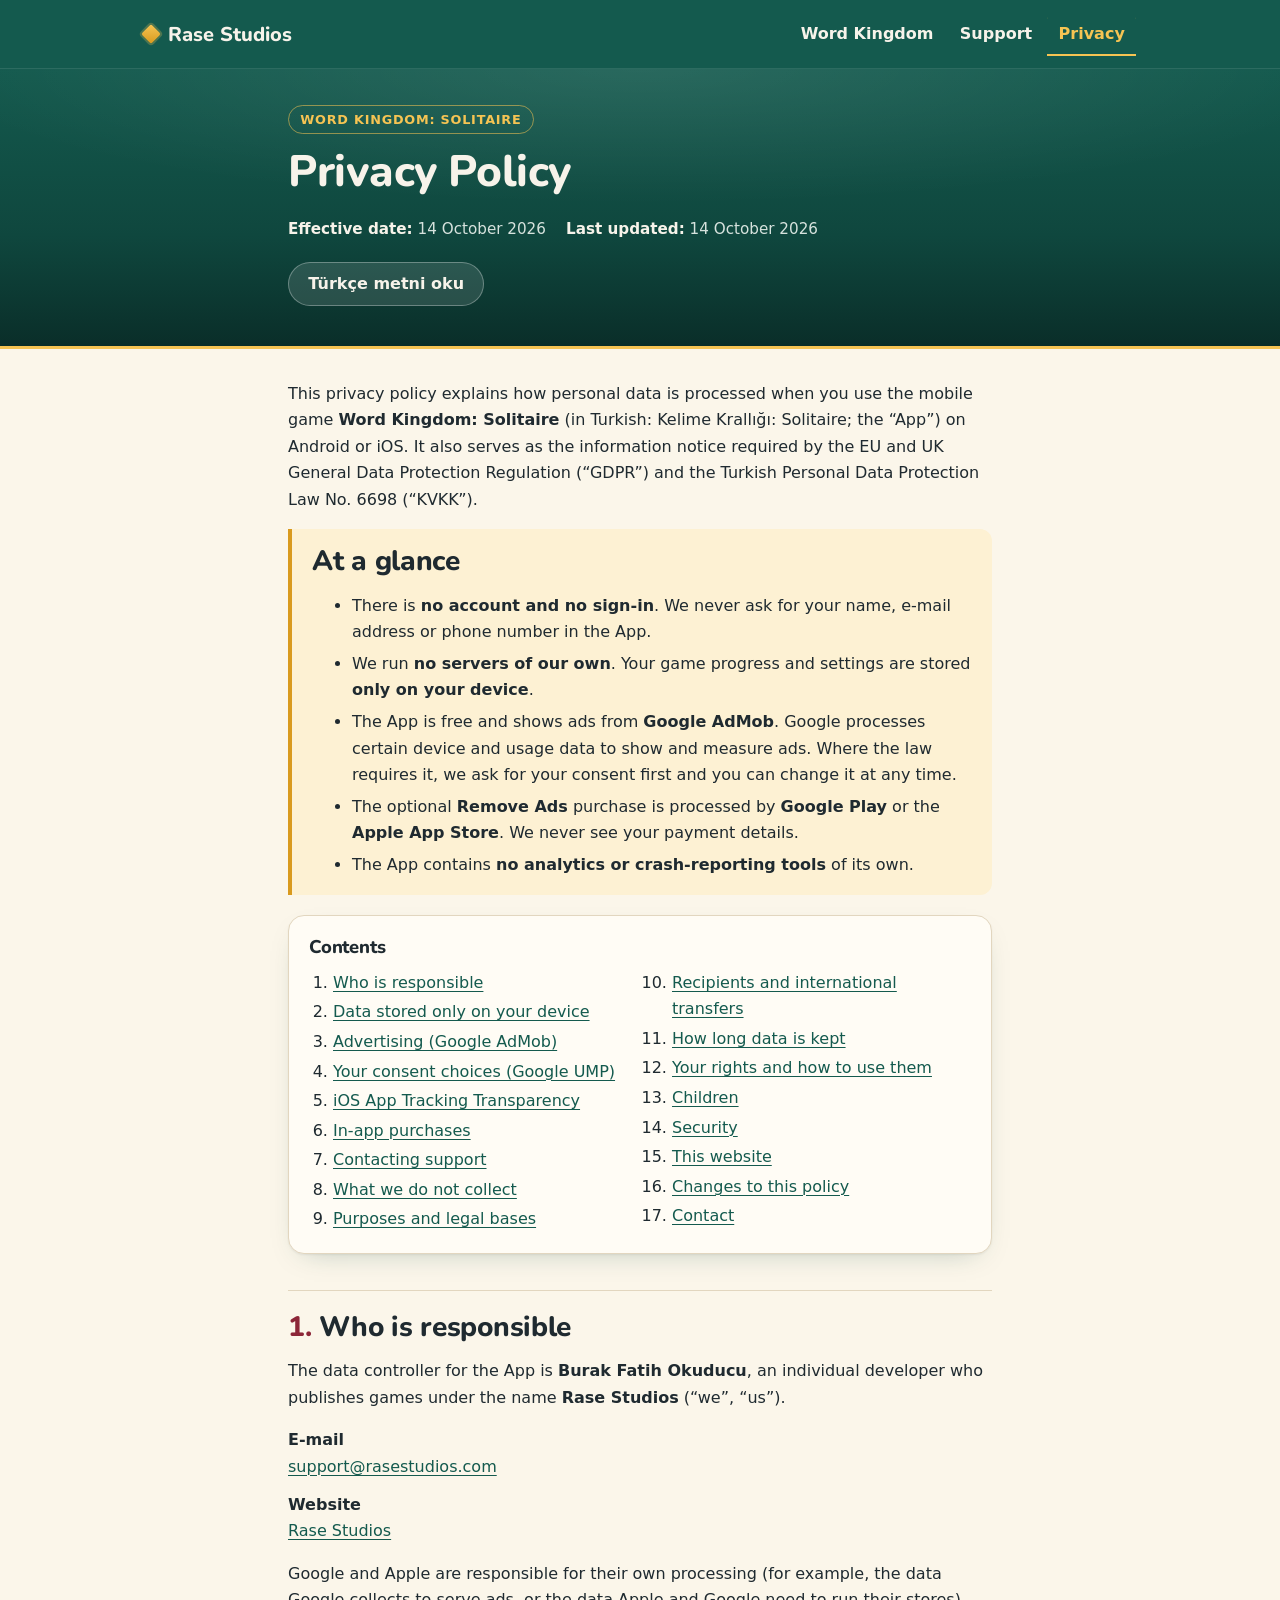
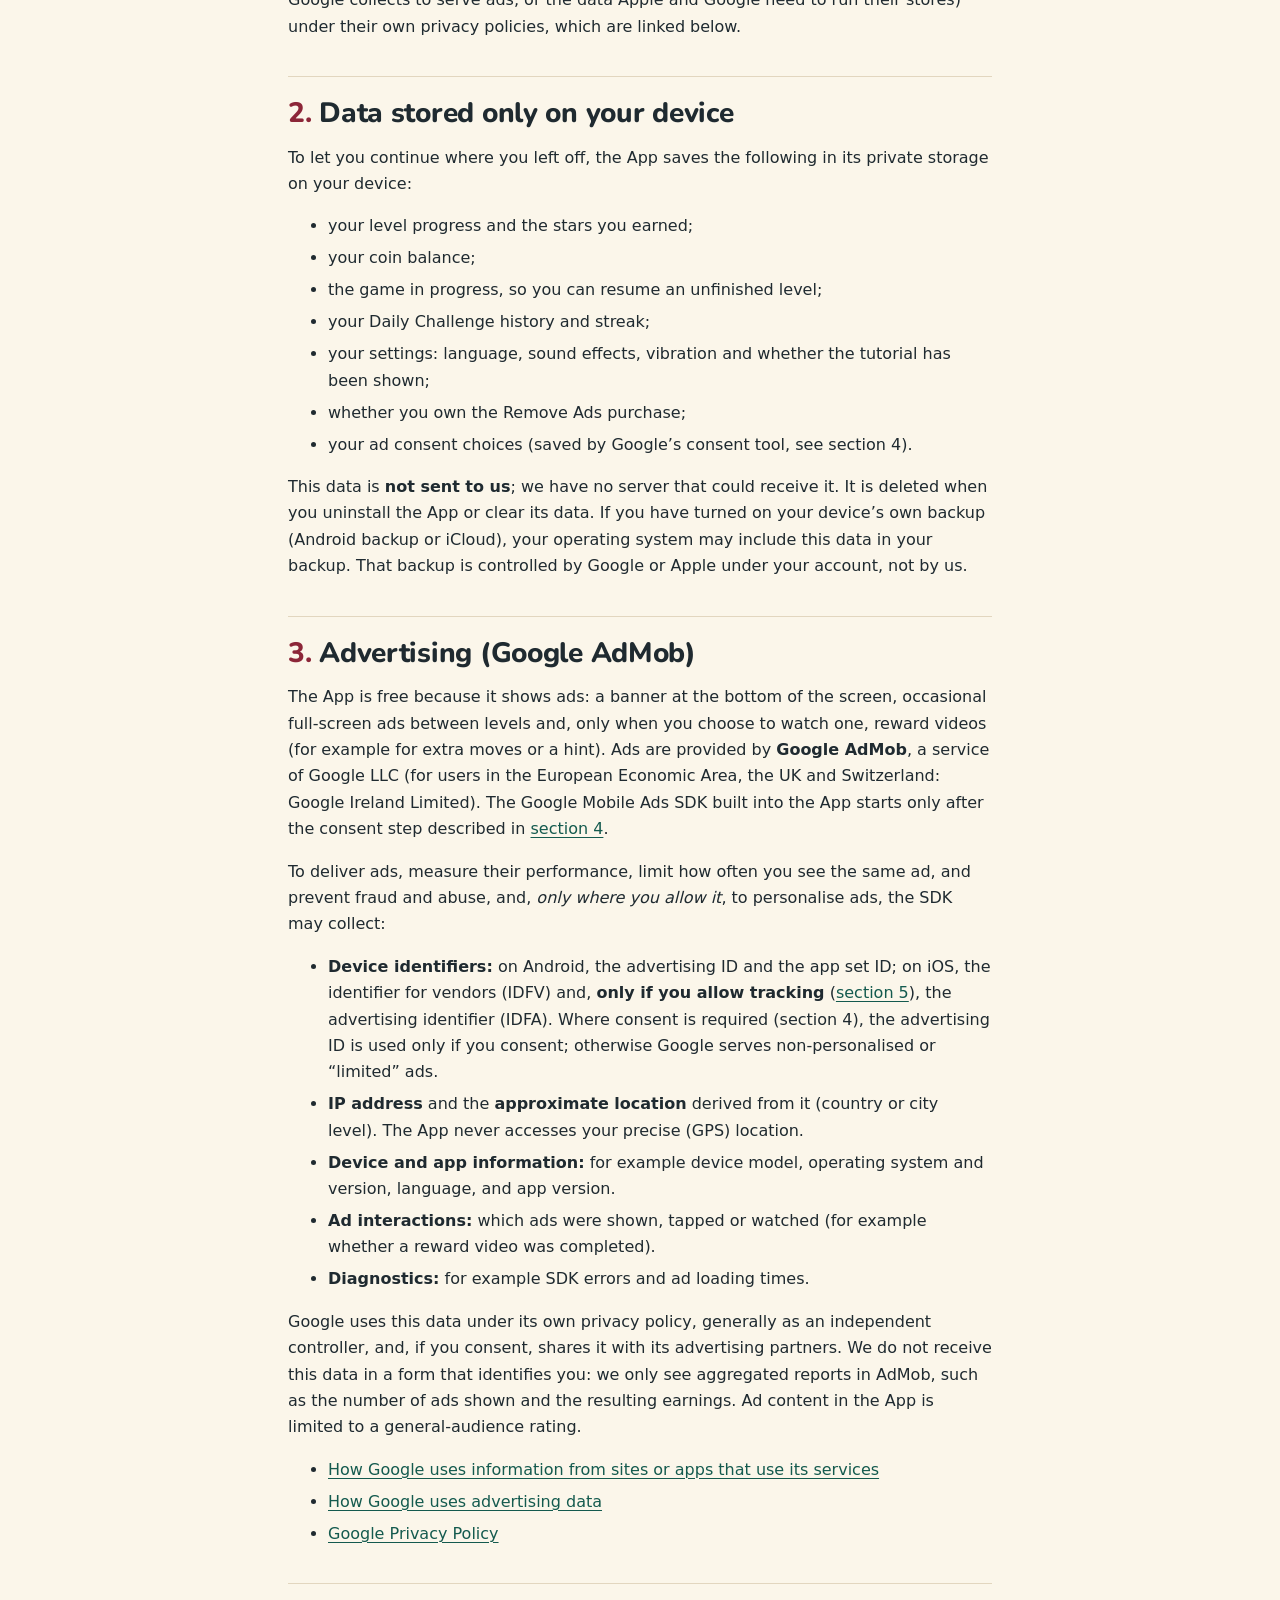
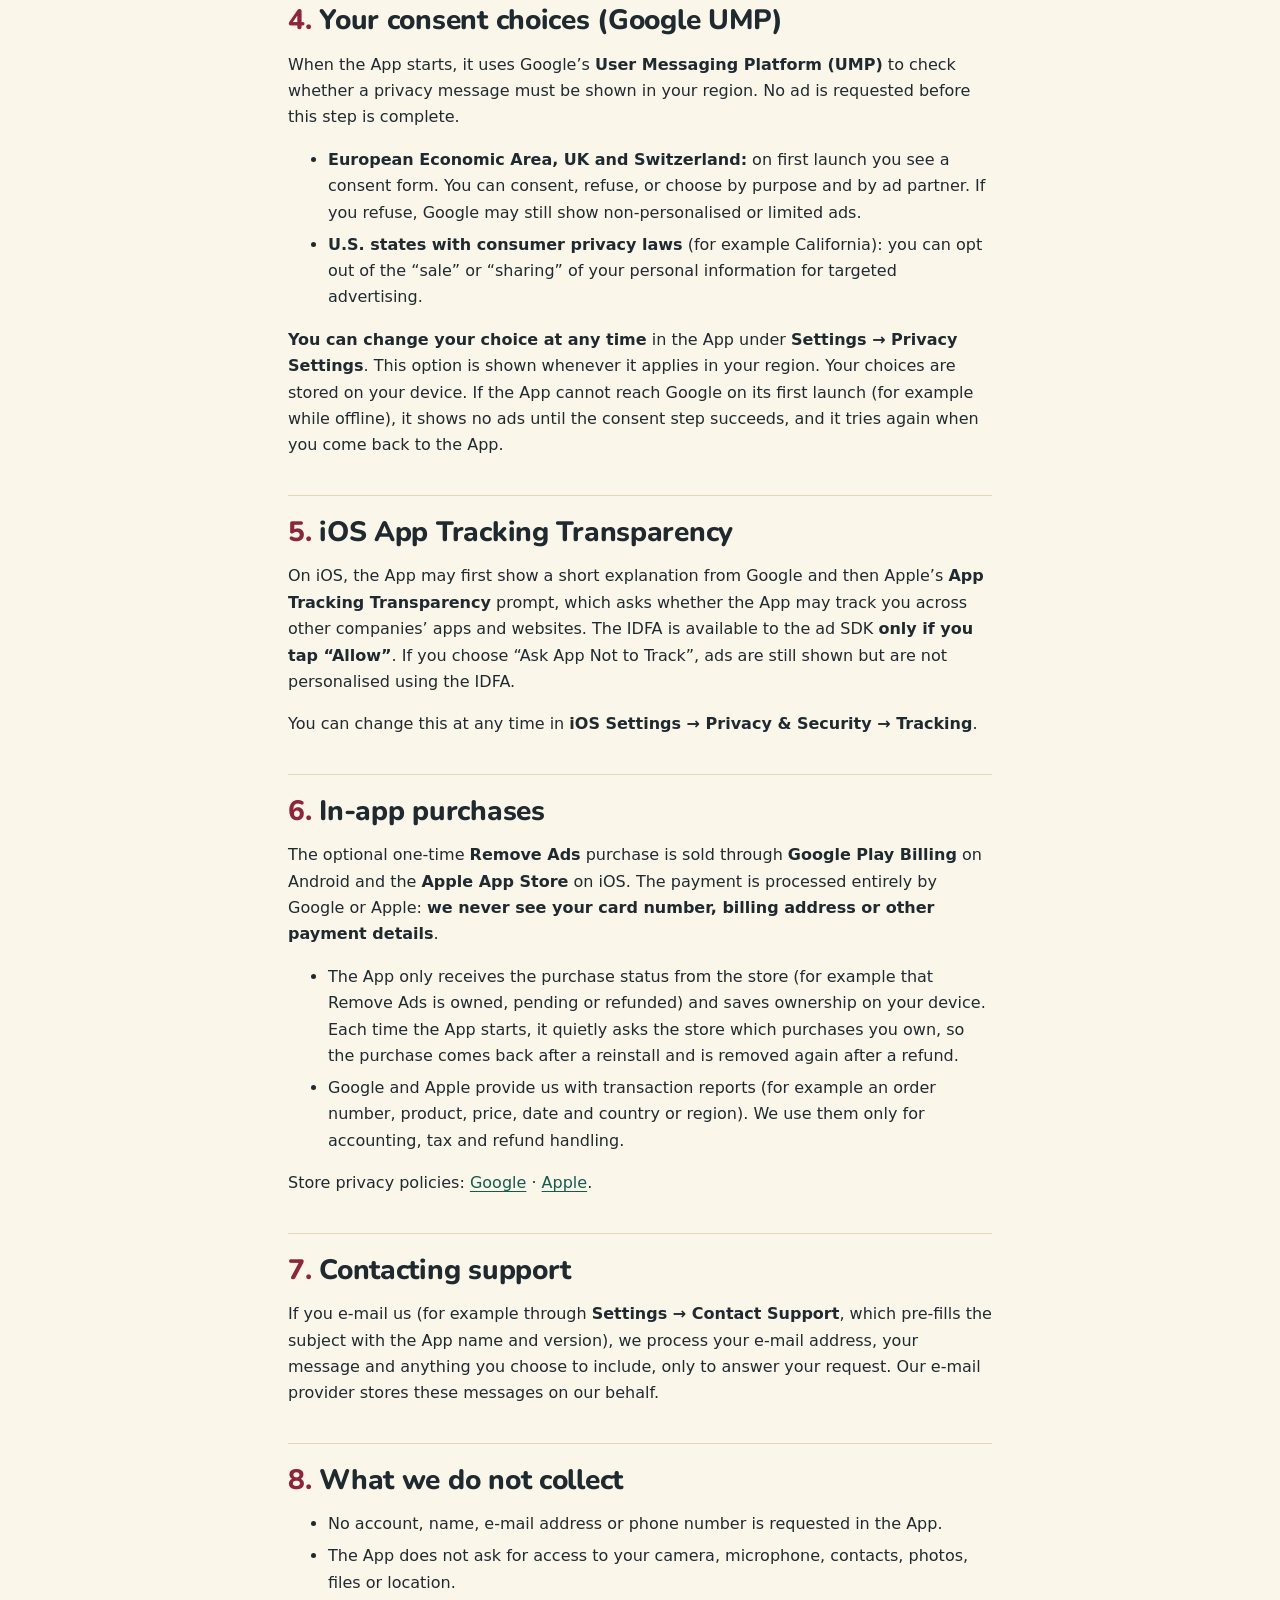
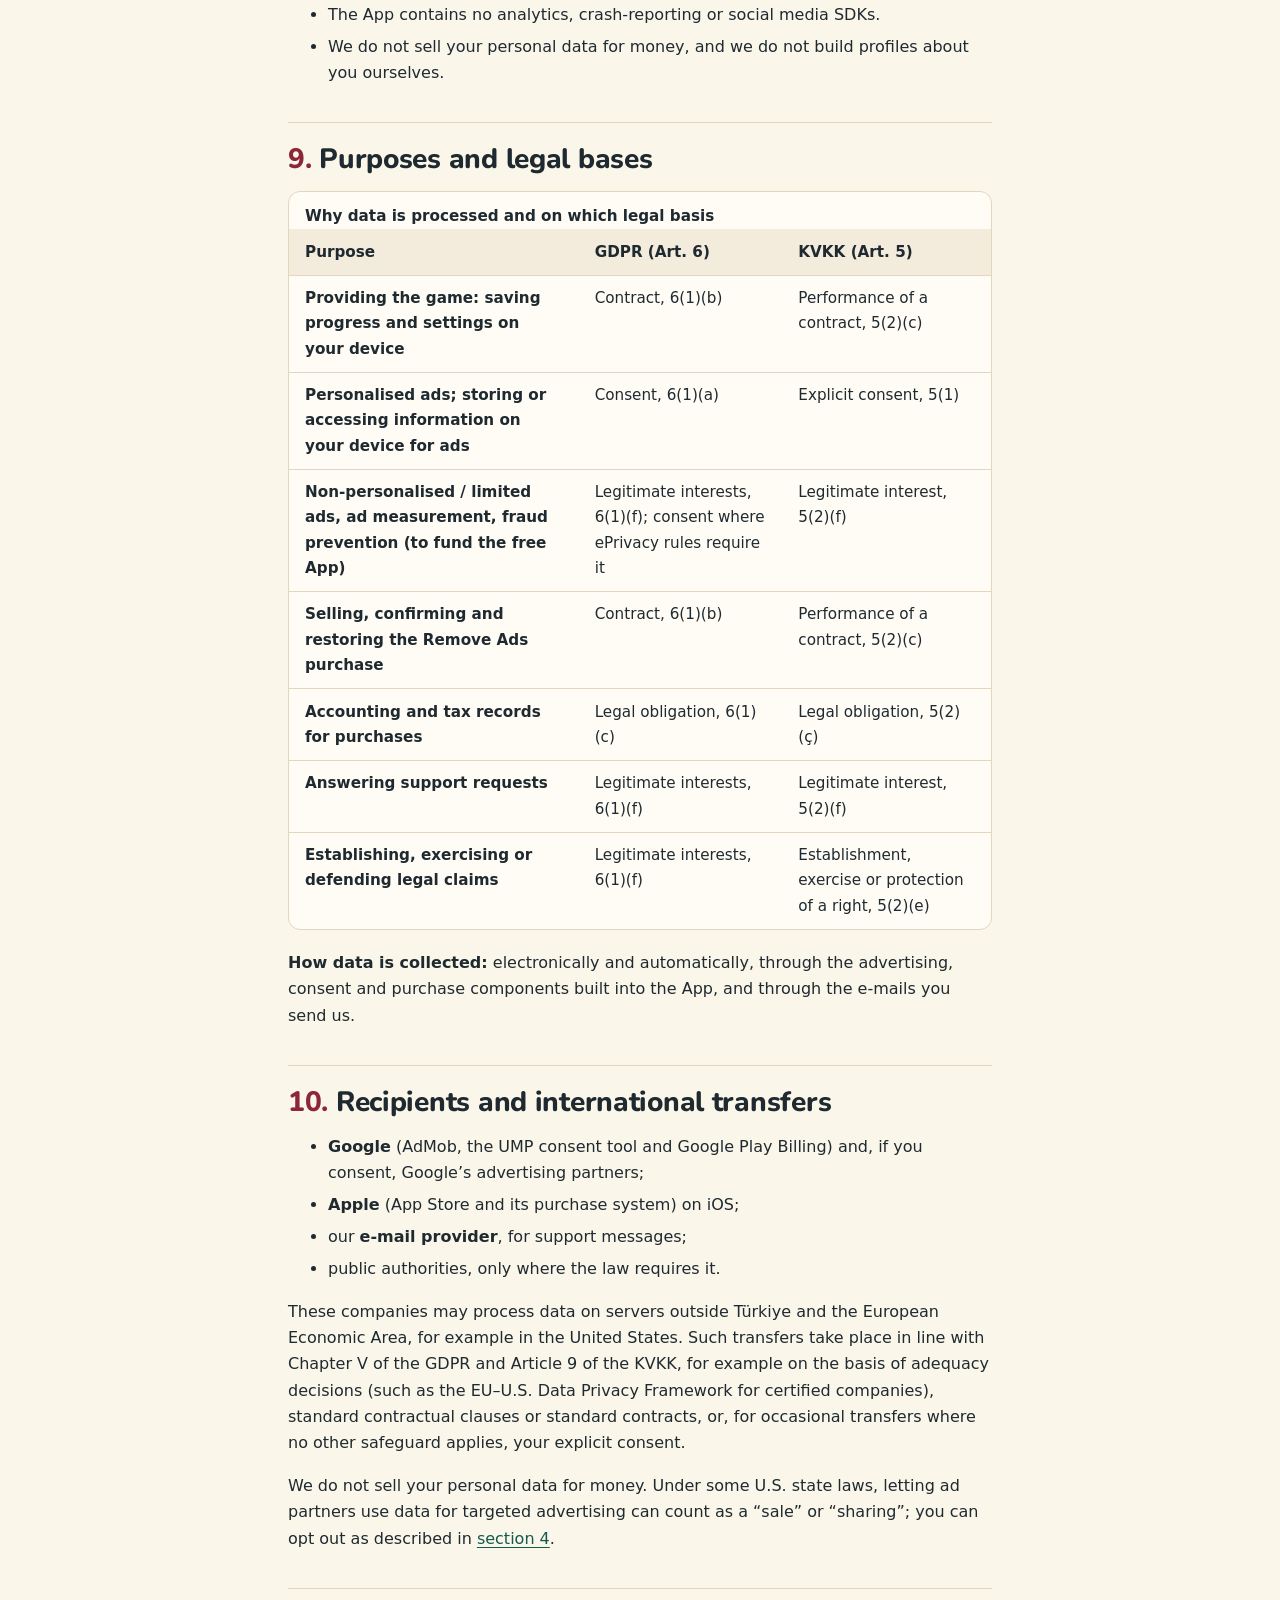
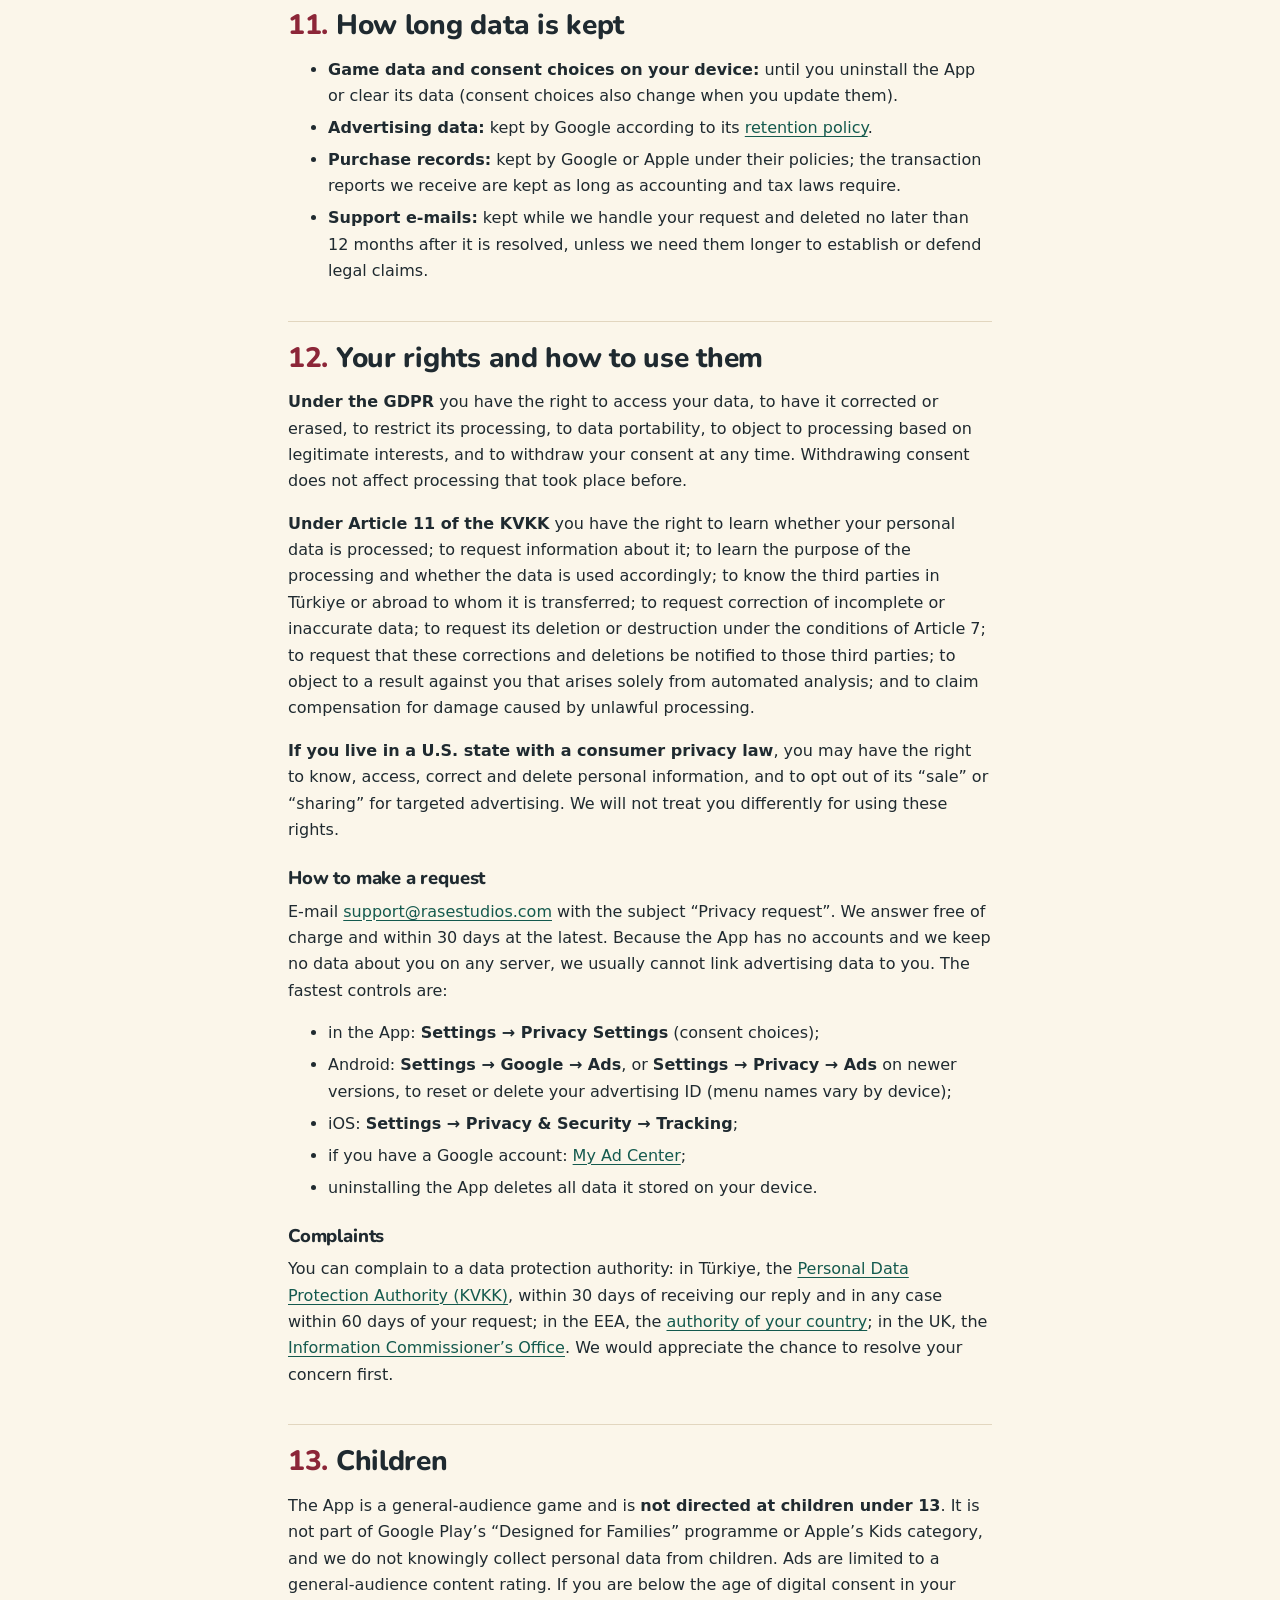
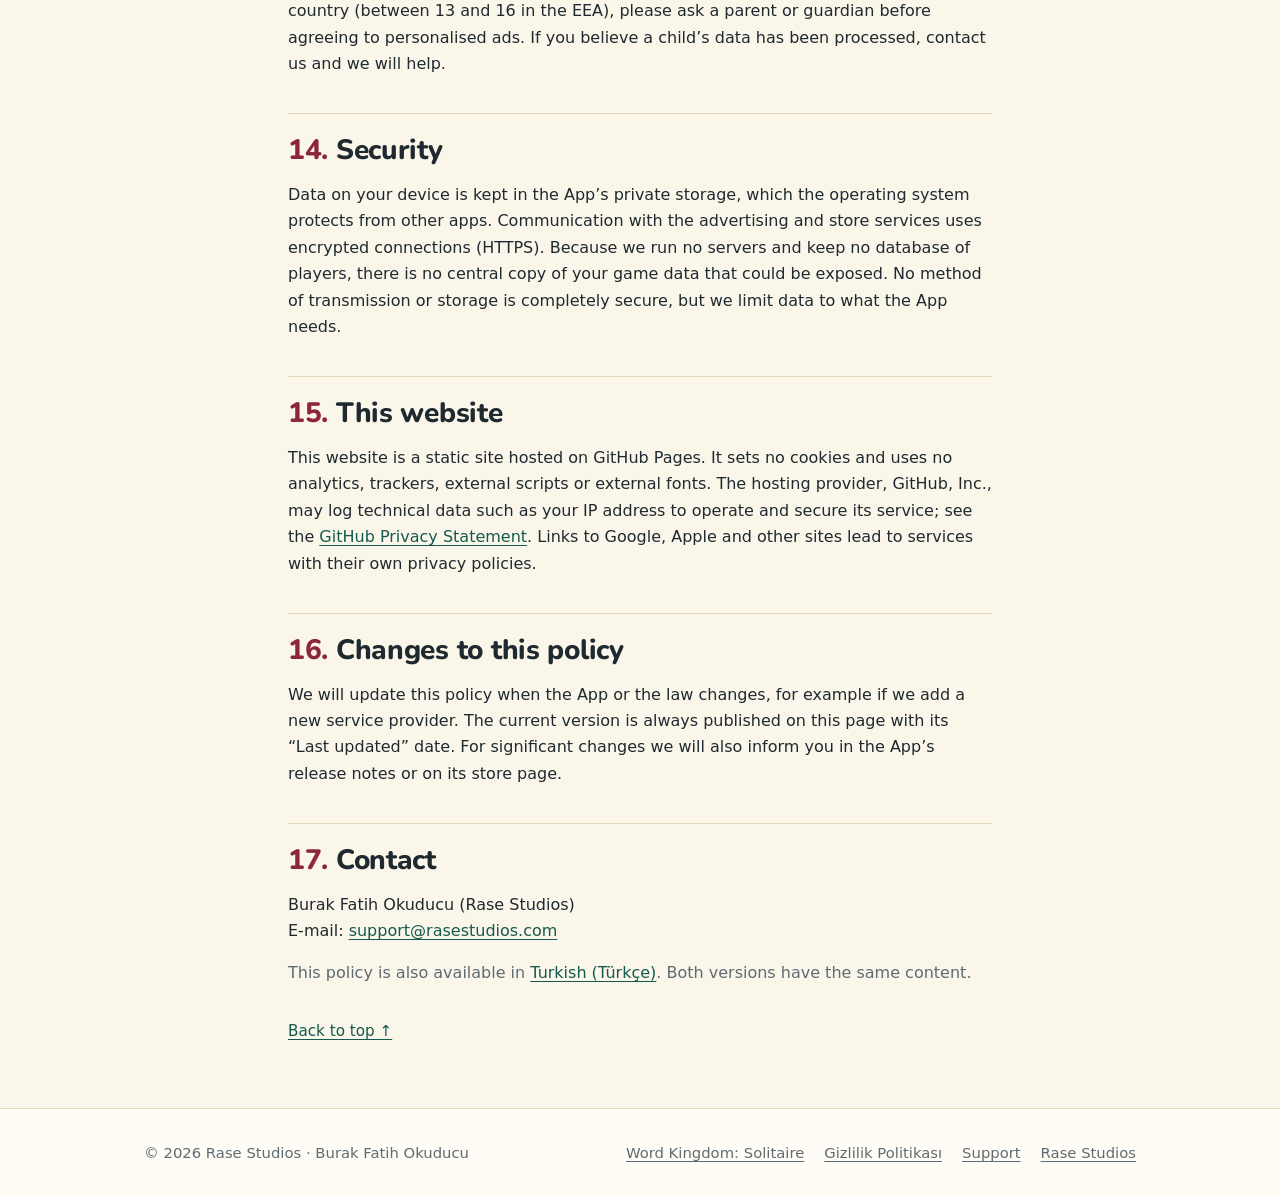
<file: word-kingdom/privacy/index.html>
<!doctype html>
<html lang="en">
<head>
  <meta charset="utf-8">
  <meta name="viewport" content="width=device-width, initial-scale=1, viewport-fit=cover">
  <meta http-equiv="Content-Security-Policy" content="default-src 'none'; style-src 'self'; img-src 'self'; font-src 'self'; base-uri 'none'; form-action 'none'">
  <meta name="referrer" content="strict-origin-when-cross-origin">
  <title>Privacy Policy – Word Kingdom: Solitaire</title>
  <meta name="description" content="Privacy policy of Word Kingdom: Solitaire by Rase Studios: what data the game and its advertising and purchase services process, why, and your rights under the GDPR and KVKK.">
  <meta name="color-scheme" content="light dark">
  <meta name="theme-color" content="#145a4e">
  <link rel="alternate" hreflang="tr" href="../gizlilik/">
  <link rel="icon" href="../../favicon.ico" sizes="any">
  <link rel="icon" href="../../assets/favicon-32.png" type="image/png" sizes="32x32">
  <link rel="apple-touch-icon" href="../../assets/apple-touch-icon.png">
  <link rel="stylesheet" href="../../assets/style.css">
</head>
<body>
  <a class="skip-link" href="#main">Skip to content</a>

  <header class="site-header felt">
    <div class="wrap">
      <a class="brand" href="../../"><span class="brand-mark" aria-hidden="true"></span>Rase Studios</a>
      <nav class="site-nav" aria-label="Main">
        <ul>
          <li><a href="../">Word Kingdom</a></li>
          <li><a href="../support/">Support</a></li>
          <li><a href="./" aria-current="page">Privacy</a></li>
        </ul>
      </nav>
    </div>
  </header>

  <main id="main">
    <div class="doc-header felt banner">
      <div class="wrap prose">
        <p class="eyebrow">Word Kingdom: Solitaire</p>
        <h1 id="top">Privacy Policy</h1>
        <ul class="doc-meta">
          <li><strong>Effective date:</strong> <time datetime="2026-10-14">14 October 2026</time></li>
          <li><strong>Last updated:</strong> <time datetime="2026-10-14">14 October 2026</time></li>
        </ul>
        <div class="doc-actions">
          <a class="btn btn-glass" href="../gizlilik/" lang="tr" hreflang="tr">Türkçe metni oku</a>
        </div>
      </div>
    </div>

    <div class="doc">
      <div class="wrap prose">
        <p>This privacy policy explains how personal data is processed when you use the mobile game <strong>Word Kingdom: Solitaire</strong> (in Turkish: <span lang="tr">Kelime Krallığı: Solitaire</span>; the “App”) on Android or iOS. It also serves as the information notice required by the EU and UK General Data Protection Regulation (“GDPR”) and the Turkish Personal Data Protection Law No. 6698 (“KVKK”).</p>

        <section class="callout" aria-labelledby="glance">
          <h2 id="glance">At a glance</h2>
          <ul>
            <li>There is <strong>no account and no sign-in</strong>. We never ask for your name, e-mail address or phone number in the App.</li>
            <li>We run <strong>no servers of our own</strong>. Your game progress and settings are stored <strong>only on your device</strong>.</li>
            <li>The App is free and shows ads from <strong>Google AdMob</strong>. Google processes certain device and usage data to show and measure ads. Where the law requires it, we ask for your consent first and you can change it at any time.</li>
            <li>The optional <strong>Remove Ads</strong> purchase is processed by <strong>Google Play</strong> or the <strong>Apple App Store</strong>. We never see your payment details.</li>
            <li>The App contains <strong>no analytics or crash-reporting tools</strong> of its own.</li>
          </ul>
        </section>

        <nav class="toc card" aria-labelledby="toc-title">
          <h2 id="toc-title">Contents</h2>
          <ol>
            <li><a href="#controller">Who is responsible</a></li>
            <li><a href="#on-device">Data stored only on your device</a></li>
            <li><a href="#ads">Advertising (Google AdMob)</a></li>
            <li><a href="#consent">Your consent choices (Google UMP)</a></li>
            <li><a href="#att">iOS App Tracking Transparency</a></li>
            <li><a href="#purchases">In-app purchases</a></li>
            <li><a href="#support">Contacting support</a></li>
            <li><a href="#not-collected">What we do not collect</a></li>
            <li><a href="#legal-bases">Purposes and legal bases</a></li>
            <li><a href="#recipients">Recipients and international transfers</a></li>
            <li><a href="#retention">How long data is kept</a></li>
            <li><a href="#rights">Your rights and how to use them</a></li>
            <li><a href="#children">Children</a></li>
            <li><a href="#security">Security</a></li>
            <li><a href="#website">This website</a></li>
            <li><a href="#changes">Changes to this policy</a></li>
            <li><a href="#contact">Contact</a></li>
          </ol>
        </nav>

        <h2 id="controller"><span class="num">1.</span> Who is responsible</h2>
        <p>The data controller for the App is <strong>Burak Fatih Okuducu</strong>, an individual developer who publishes games under the name <strong>Rase Studios</strong> (“we”, “us”).</p>
        <dl class="contact">
          <dt>E-mail</dt>
          <dd><a href="mailto:support@rasestudios.com">support@rasestudios.com</a></dd>
          <dt>Website</dt>
          <dd><a href="../../">Rase Studios</a></dd>
        </dl>
        <p>Google and Apple are responsible for their own processing (for example, the data Google collects to serve ads, or the data Apple and Google need to run their stores) under their own privacy policies, which are linked below.</p>

        <h2 id="on-device"><span class="num">2.</span> Data stored only on your device</h2>
        <p>To let you continue where you left off, the App saves the following in its private storage on your device:</p>
        <ul>
          <li>your level progress and the stars you earned;</li>
          <li>your coin balance;</li>
          <li>the game in progress, so you can resume an unfinished level;</li>
          <li>your Daily Challenge history and streak;</li>
          <li>your settings: language, sound effects, vibration and whether the tutorial has been shown;</li>
          <li>whether you own the Remove Ads purchase;</li>
          <li>your ad consent choices (saved by Google’s consent tool, see section 4).</li>
        </ul>
        <p>This data is <strong>not sent to us</strong>; we have no server that could receive it. It is deleted when you uninstall the App or clear its data. If you have turned on your device’s own backup (Android backup or iCloud), your operating system may include this data in your backup. That backup is controlled by Google or Apple under your account, not by us.</p>

        <h2 id="ads"><span class="num">3.</span> Advertising (Google AdMob)</h2>
        <p>The App is free because it shows ads: a banner at the bottom of the screen, occasional full-screen ads between levels and, only when you choose to watch one, reward videos (for example for extra moves or a hint). Ads are provided by <strong>Google AdMob</strong>, a service of Google LLC (for users in the European Economic Area, the UK and Switzerland: Google Ireland Limited). The Google Mobile Ads SDK built into the App starts only after the consent step described in <a href="#consent">section 4</a>.</p>
        <p>To deliver ads, measure their performance, limit how often you see the same ad, and prevent fraud and abuse, and, <em>only where you allow it</em>, to personalise ads, the SDK may collect:</p>
        <ul>
          <li><strong>Device identifiers:</strong> on Android, the advertising ID and the app set ID; on iOS, the identifier for vendors (IDFV) and, <strong>only if you allow tracking</strong> (<a href="#att">section 5</a>), the advertising identifier (IDFA). Where consent is required (section 4), the advertising ID is used only if you consent; otherwise Google serves non-personalised or “limited” ads.</li>
          <li><strong>IP address</strong> and the <strong>approximate location</strong> derived from it (country or city level). The App never accesses your precise (GPS) location.</li>
          <li><strong>Device and app information:</strong> for example device model, operating system and version, language, and app version.</li>
          <li><strong>Ad interactions:</strong> which ads were shown, tapped or watched (for example whether a reward video was completed).</li>
          <li><strong>Diagnostics:</strong> for example SDK errors and ad loading times.</li>
        </ul>
        <p>Google uses this data under its own privacy policy, generally as an independent controller, and, if you consent, shares it with its advertising partners. We do not receive this data in a form that identifies you: we only see aggregated reports in AdMob, such as the number of ads shown and the resulting earnings. Ad content in the App is limited to a general-audience rating.</p>
        <ul>
          <li><a href="https://policies.google.com/technologies/partner-sites">How Google uses information from sites or apps that use its services</a></li>
          <li><a href="https://policies.google.com/technologies/ads">How Google uses advertising data</a></li>
          <li><a href="https://policies.google.com/privacy">Google Privacy Policy</a></li>
        </ul>

        <h2 id="consent"><span class="num">4.</span> Your consent choices (Google UMP)</h2>
        <p>When the App starts, it uses Google’s <strong>User Messaging Platform (UMP)</strong> to check whether a privacy message must be shown in your region. No ad is requested before this step is complete.</p>
        <ul>
          <li><strong>European Economic Area, UK and Switzerland:</strong> on first launch you see a consent form. You can consent, refuse, or choose by purpose and by ad partner. If you refuse, Google may still show non-personalised or limited ads.</li>
          <li><strong>U.S. states with consumer privacy laws</strong> (for example California): you can opt out of the “sale” or “sharing” of your personal information for targeted advertising.</li>
        </ul>
        <p><strong>You can change your choice at any time</strong> in the App under <strong>Settings → Privacy Settings</strong>. This option is shown whenever it applies in your region. Your choices are stored on your device. If the App cannot reach Google on its first launch (for example while offline), it shows no ads until the consent step succeeds, and it tries again when you come back to the App.</p>

        <h2 id="att"><span class="num">5.</span> iOS App Tracking Transparency</h2>
        <p>On iOS, the App may first show a short explanation from Google and then Apple’s <strong>App Tracking Transparency</strong> prompt, which asks whether the App may track you across other companies’ apps and websites. The IDFA is available to the ad SDK <strong>only if you tap “Allow”</strong>. If you choose “Ask App Not to Track”, ads are still shown but are not personalised using the IDFA.</p>
        <p>You can change this at any time in <strong>iOS Settings → Privacy &amp; Security → Tracking</strong>.</p>

        <h2 id="purchases"><span class="num">6.</span> In-app purchases</h2>
        <p>The optional one-time <strong>Remove Ads</strong> purchase is sold through <strong>Google Play Billing</strong> on Android and the <strong>Apple App Store</strong> on iOS. The payment is processed entirely by Google or Apple: <strong>we never see your card number, billing address or other payment details</strong>.</p>
        <ul>
          <li>The App only receives the purchase status from the store (for example that Remove Ads is owned, pending or refunded) and saves ownership on your device. Each time the App starts, it quietly asks the store which purchases you own, so the purchase comes back after a reinstall and is removed again after a refund.</li>
          <li>Google and Apple provide us with transaction reports (for example an order number, product, price, date and country or region). We use them only for accounting, tax and refund handling.</li>
        </ul>
        <p>Store privacy policies: <a href="https://policies.google.com/privacy">Google</a> · <a href="https://www.apple.com/legal/privacy/">Apple</a>.</p>

        <h2 id="support"><span class="num">7.</span> Contacting support</h2>
        <p>If you e-mail us (for example through <strong>Settings → Contact Support</strong>, which pre-fills the subject with the App name and version), we process your e-mail address, your message and anything you choose to include, only to answer your request. Our e-mail provider stores these messages on our behalf.</p>

        <h2 id="not-collected"><span class="num">8.</span> What we do not collect</h2>
        <ul>
          <li>No account, name, e-mail address or phone number is requested in the App.</li>
          <li>The App does not ask for access to your camera, microphone, contacts, photos, files or location.</li>
          <li>The App contains no analytics, crash-reporting or social media SDKs.</li>
          <li>We do not sell your personal data for money, and we do not build profiles about you ourselves.</li>
        </ul>

        <h2 id="legal-bases"><span class="num">9.</span> Purposes and legal bases</h2>
        <div class="table-wrap stack" role="region" aria-labelledby="bases-caption" tabindex="0">
          <table>
            <caption id="bases-caption">Why data is processed and on which legal basis</caption>
            <thead>
              <tr>
                <th scope="col">Purpose</th>
                <th scope="col">GDPR (Art. 6)</th>
                <th scope="col">KVKK (Art. 5)</th>
              </tr>
            </thead>
            <tbody>
              <tr>
                <th scope="row">Providing the game: saving progress and settings on your device</th>
                <td data-label="GDPR (Art. 6)">Contract, 6(1)(b)</td>
                <td data-label="KVKK (Art. 5)">Performance of a contract, 5(2)(c)</td>
              </tr>
              <tr>
                <th scope="row">Personalised ads; storing or accessing information on your device for ads</th>
                <td data-label="GDPR (Art. 6)">Consent, 6(1)(a)</td>
                <td data-label="KVKK (Art. 5)">Explicit consent, 5(1)</td>
              </tr>
              <tr>
                <th scope="row">Non-personalised / limited ads, ad measurement, fraud prevention (to fund the free App)</th>
                <td data-label="GDPR (Art. 6)">Legitimate interests, 6(1)(f); consent where ePrivacy rules require it</td>
                <td data-label="KVKK (Art. 5)">Legitimate interest, 5(2)(f)</td>
              </tr>
              <tr>
                <th scope="row">Selling, confirming and restoring the Remove Ads purchase</th>
                <td data-label="GDPR (Art. 6)">Contract, 6(1)(b)</td>
                <td data-label="KVKK (Art. 5)">Performance of a contract, 5(2)(c)</td>
              </tr>
              <tr>
                <th scope="row">Accounting and tax records for purchases</th>
                <td data-label="GDPR (Art. 6)">Legal obligation, 6(1)(c)</td>
                <td data-label="KVKK (Art. 5)">Legal obligation, 5(2)(ç)</td>
              </tr>
              <tr>
                <th scope="row">Answering support requests</th>
                <td data-label="GDPR (Art. 6)">Legitimate interests, 6(1)(f)</td>
                <td data-label="KVKK (Art. 5)">Legitimate interest, 5(2)(f)</td>
              </tr>
              <tr>
                <th scope="row">Establishing, exercising or defending legal claims</th>
                <td data-label="GDPR (Art. 6)">Legitimate interests, 6(1)(f)</td>
                <td data-label="KVKK (Art. 5)">Establishment, exercise or protection of a right, 5(2)(e)</td>
              </tr>
            </tbody>
          </table>
        </div>
        <p><strong>How data is collected:</strong> electronically and automatically, through the advertising, consent and purchase components built into the App, and through the e-mails you send us.</p>

        <h2 id="recipients"><span class="num">10.</span> Recipients and international transfers</h2>
        <ul>
          <li><strong>Google</strong> (AdMob, the UMP consent tool and Google Play Billing) and, if you consent, Google’s advertising partners;</li>
          <li><strong>Apple</strong> (App Store and its purchase system) on iOS;</li>
          <li>our <strong>e-mail provider</strong>, for support messages;</li>
          <li>public authorities, only where the law requires it.</li>
        </ul>
        <p>These companies may process data on servers outside Türkiye and the European Economic Area, for example in the United States. Such transfers take place in line with Chapter V of the GDPR and Article 9 of the KVKK, for example on the basis of adequacy decisions (such as the EU–U.S. Data Privacy Framework for certified companies), standard contractual clauses or standard contracts, or, for occasional transfers where no other safeguard applies, your explicit consent.</p>
        <p>We do not sell your personal data for money. Under some U.S. state laws, letting ad partners use data for targeted advertising can count as a “sale” or “sharing”; you can opt out as described in <a href="#consent">section 4</a>.</p>

        <h2 id="retention"><span class="num">11.</span> How long data is kept</h2>
        <ul>
          <li><strong>Game data and consent choices on your device:</strong> until you uninstall the App or clear its data (consent choices also change when you update them).</li>
          <li><strong>Advertising data:</strong> kept by Google according to its <a href="https://policies.google.com/technologies/retention">retention policy</a>.</li>
          <li><strong>Purchase records:</strong> kept by Google or Apple under their policies; the transaction reports we receive are kept as long as accounting and tax laws require.</li>
          <li><strong>Support e-mails:</strong> kept while we handle your request and deleted no later than 12 months after it is resolved, unless we need them longer to establish or defend legal claims.</li>
        </ul>

        <h2 id="rights"><span class="num">12.</span> Your rights and how to use them</h2>
        <p><strong>Under the GDPR</strong> you have the right to access your data, to have it corrected or erased, to restrict its processing, to data portability, to object to processing based on legitimate interests, and to withdraw your consent at any time. Withdrawing consent does not affect processing that took place before.</p>
        <p><strong>Under Article 11 of the KVKK</strong> you have the right to learn whether your personal data is processed; to request information about it; to learn the purpose of the processing and whether the data is used accordingly; to know the third parties in Türkiye or abroad to whom it is transferred; to request correction of incomplete or inaccurate data; to request its deletion or destruction under the conditions of Article 7; to request that these corrections and deletions be notified to those third parties; to object to a result against you that arises solely from automated analysis; and to claim compensation for damage caused by unlawful processing.</p>
        <p><strong>If you live in a U.S. state with a consumer privacy law</strong>, you may have the right to know, access, correct and delete personal information, and to opt out of its “sale” or “sharing” for targeted advertising. We will not treat you differently for using these rights.</p>
        <h3>How to make a request</h3>
        <p>E-mail <a href="mailto:support@rasestudios.com">support@rasestudios.com</a> with the subject “Privacy request”. We answer free of charge and within 30 days at the latest. Because the App has no accounts and we keep no data about you on any server, we usually cannot link advertising data to you. The fastest controls are:</p>
        <ul>
          <li>in the App: <strong>Settings → Privacy Settings</strong> (consent choices);</li>
          <li>Android: <strong>Settings → Google → Ads</strong>, or <strong>Settings → Privacy → Ads</strong> on newer versions, to reset or delete your advertising ID (menu names vary by device);</li>
          <li>iOS: <strong>Settings → Privacy &amp; Security → Tracking</strong>;</li>
          <li>if you have a Google account: <a href="https://myadcenter.google.com/">My Ad Center</a>;</li>
          <li>uninstalling the App deletes all data it stored on your device.</li>
        </ul>
        <h3>Complaints</h3>
        <p>You can complain to a data protection authority: in Türkiye, the <a href="https://www.kvkk.gov.tr/">Personal Data Protection Authority (KVKK)</a>, within 30 days of receiving our reply and in any case within 60 days of your request; in the EEA, the <a href="https://www.edpb.europa.eu/about-edpb/our-members_en">authority of your country</a>; in the UK, the <a href="https://ico.org.uk/">Information Commissioner’s Office</a>. We would appreciate the chance to resolve your concern first.</p>

        <h2 id="children"><span class="num">13.</span> Children</h2>
        <p>The App is a general-audience game and is <strong>not directed at children under 13</strong>. It is not part of Google Play’s “Designed for Families” programme or Apple’s Kids category, and we do not knowingly collect personal data from children. Ads are limited to a general-audience content rating. If you are below the age of digital consent in your country (between 13 and 16 in the EEA), please ask a parent or guardian before agreeing to personalised ads. If you believe a child’s data has been processed, contact us and we will help.</p>

        <h2 id="security"><span class="num">14.</span> Security</h2>
        <p>Data on your device is kept in the App’s private storage, which the operating system protects from other apps. Communication with the advertising and store services uses encrypted connections (HTTPS). Because we run no servers and keep no database of players, there is no central copy of your game data that could be exposed. No method of transmission or storage is completely secure, but we limit data to what the App needs.</p>

        <h2 id="website"><span class="num">15.</span> This website</h2>
        <p>This website is a static site hosted on GitHub Pages. It sets no cookies and uses no analytics, trackers, external scripts or external fonts. The hosting provider, GitHub, Inc., may log technical data such as your IP address to operate and secure its service; see the <a href="https://github.com/site/privacy">GitHub Privacy Statement</a>. Links to Google, Apple and other sites lead to services with their own privacy policies.</p>

        <h2 id="changes"><span class="num">16.</span> Changes to this policy</h2>
        <p>We will update this policy when the App or the law changes, for example if we add a new service provider. The current version is always published on this page with its “Last updated” date. For significant changes we will also inform you in the App’s release notes or on its store page.</p>

        <h2 id="contact"><span class="num">17.</span> Contact</h2>
        <p>Burak Fatih Okuducu (Rase Studios)<br>
          E-mail: <a href="mailto:support@rasestudios.com">support@rasestudios.com</a></p>
        <p class="muted">This policy is also available in <a href="../gizlilik/" lang="tr" hreflang="tr">Turkish (Türkçe)</a>. Both versions have the same content.</p>

        <p class="back-to-top"><a href="#top">Back to top ↑</a></p>
      </div>
    </div>
  </main>

  <footer class="site-footer">
    <div class="wrap">
      <p>© 2026 Rase Studios · Burak Fatih Okuducu</p>
      <ul>
        <li><a href="../">Word Kingdom: Solitaire</a></li>
        <li><a href="../gizlilik/" lang="tr" hreflang="tr">Gizlilik Politikası</a></li>
        <li><a href="../support/">Support</a></li>
        <li><a href="../../">Rase Studios</a></li>
      </ul>
    </div>
  </footer>
</body>
</html>
</file>
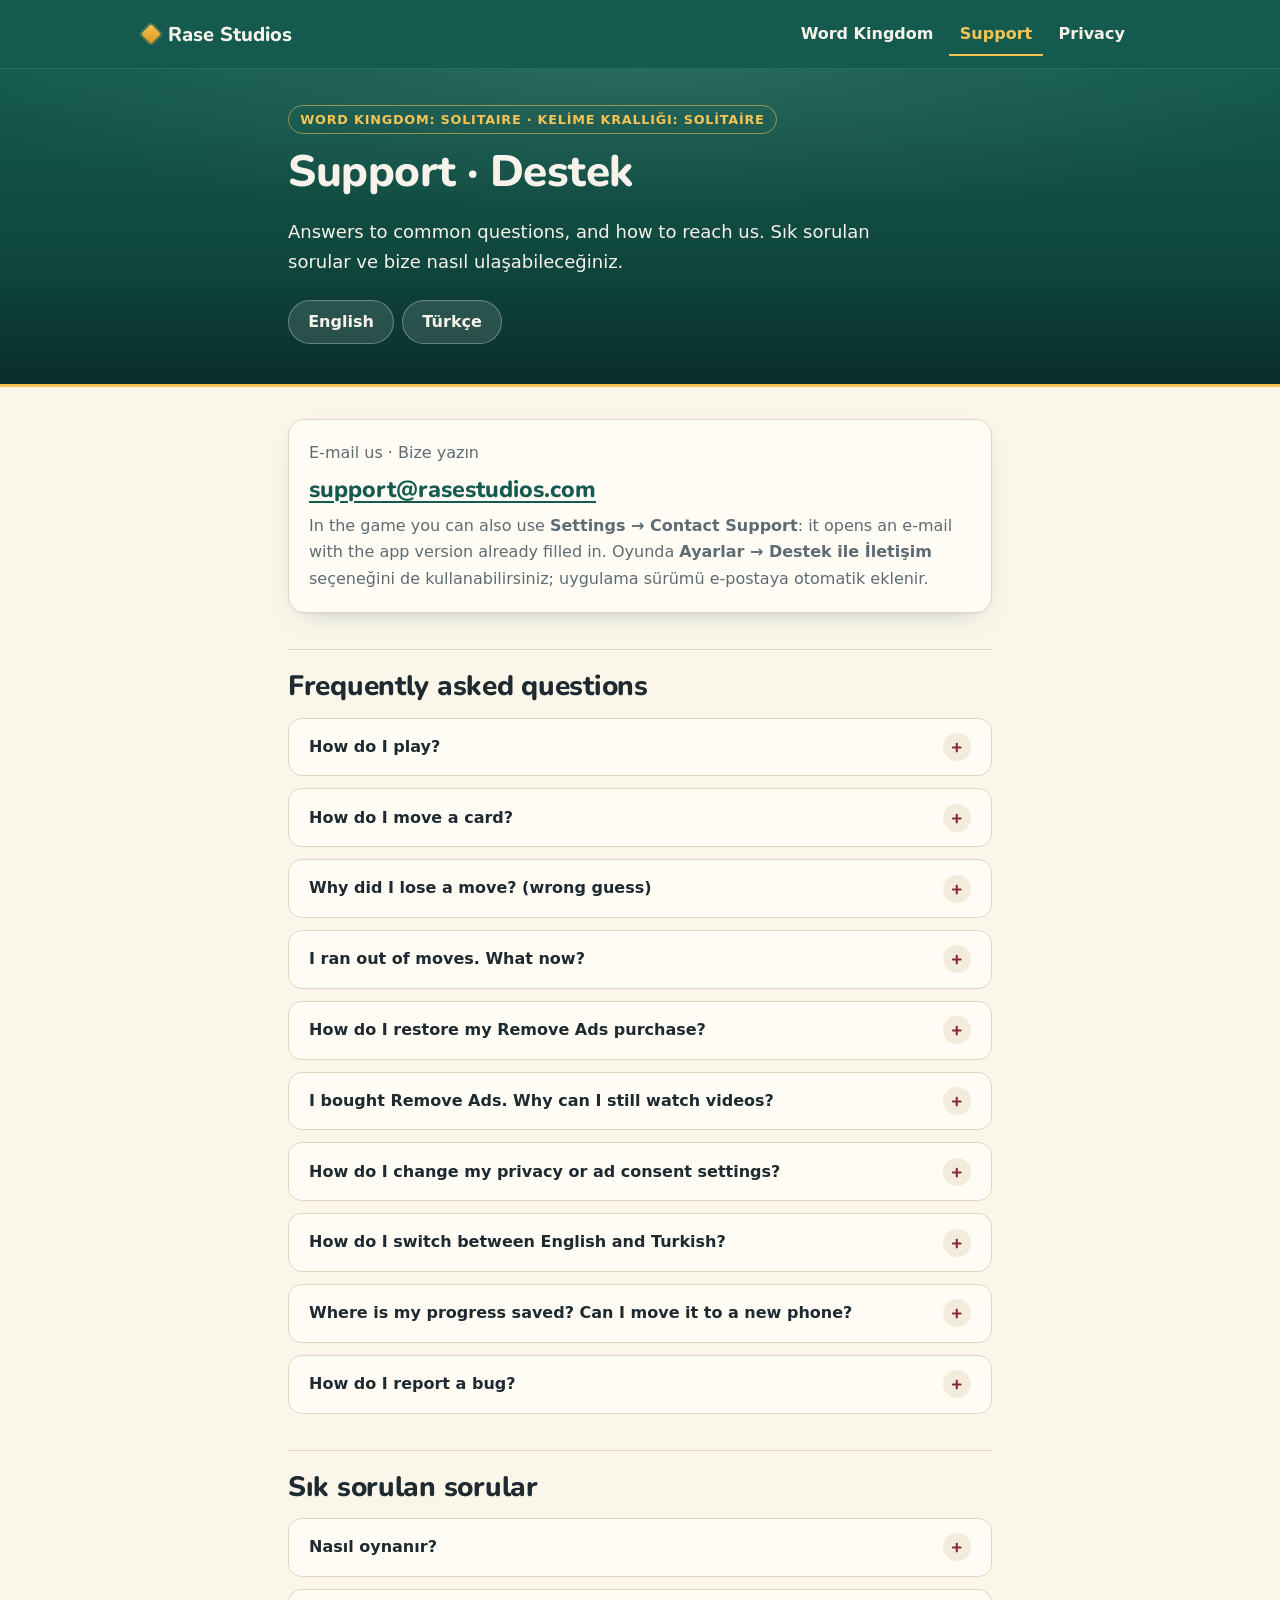
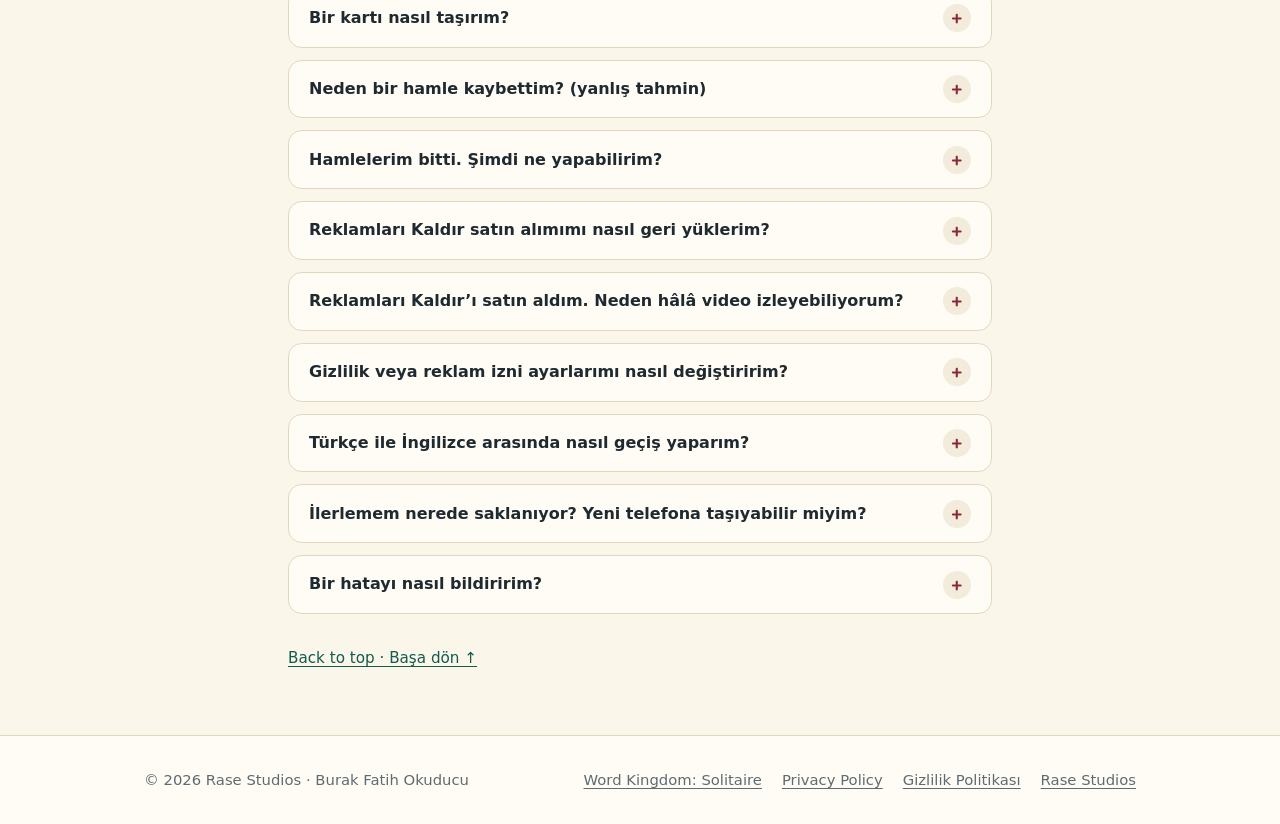
<file: word-kingdom/support/index.html>
<!doctype html>
<html lang="en">
<head>
  <meta charset="utf-8">
  <meta name="viewport" content="width=device-width, initial-scale=1, viewport-fit=cover">
  <meta http-equiv="Content-Security-Policy" content="default-src 'none'; style-src 'self'; img-src 'self'; font-src 'self'; base-uri 'none'; form-action 'none'">
  <meta name="referrer" content="strict-origin-when-cross-origin">
  <title>Support · Destek – Word Kingdom: Solitaire</title>
  <meta name="description" content="Help for Word Kingdom: Solitaire (Kelime Krallığı: Solitaire): how to play, restoring Remove Ads, privacy settings, language and saved progress. Contact support@rasestudios.com.">
  <meta name="color-scheme" content="light dark">
  <meta name="theme-color" content="#145a4e">
  <link rel="icon" href="../../favicon.ico" sizes="any">
  <link rel="icon" href="../../assets/favicon-32.png" type="image/png" sizes="32x32">
  <link rel="apple-touch-icon" href="../../assets/apple-touch-icon.png">
  <link rel="stylesheet" href="../../assets/style.css">
</head>
<body>
  <a class="skip-link" href="#main">Skip to content</a>

  <header class="site-header felt">
    <div class="wrap">
      <a class="brand" href="../../"><span class="brand-mark" aria-hidden="true"></span>Rase Studios</a>
      <nav class="site-nav" aria-label="Main">
        <ul>
          <li><a href="../">Word Kingdom</a></li>
          <li><a href="./" aria-current="page">Support</a></li>
          <li><a href="../privacy/">Privacy</a></li>
        </ul>
      </nav>
    </div>
  </header>

  <main id="main">
    <div class="doc-header felt banner">
      <div class="wrap prose">
        <p class="eyebrow">Word Kingdom: Solitaire · <span lang="tr">Kelime Krallığı: Solitaire</span></p>
        <h1>Support <span lang="tr">· Destek</span></h1>
        <p class="lead">Answers to common questions, and how to reach us. <span lang="tr">Sık sorulan sorular ve bize nasıl ulaşabileceğiniz.</span></p>
        <ul class="lang-nav" aria-label="Language · Dil">
          <li><a class="btn btn-glass" href="#en">English</a></li>
          <li><a class="btn btn-glass" href="#tr" lang="tr" hreflang="tr">Türkçe</a></li>
        </ul>
      </div>
    </div>

    <div class="doc">
      <div class="wrap prose">
        <div class="card contact-card">
          <span class="muted">E-mail us · Bize yazın</span>
          <a class="email" href="mailto:support@rasestudios.com?subject=Word%20Kingdom%3A%20Solitaire">support@rasestudios.com</a>
          <p class="muted">In the game you can also use <strong>Settings → Contact Support</strong>: it opens an e-mail with the app version already filled in. <span lang="tr">Oyunda <strong>Ayarlar → Destek ile İletişim</strong> seçeneğini de kullanabilirsiniz; uygulama sürümü e-postaya otomatik eklenir.</span></p>
        </div>

        <!-- ===================== English ===================== -->
        <section id="en" aria-labelledby="en-title">
          <h2 id="en-title">Frequently asked questions</h2>

          <details class="faq">
            <summary>How do I play?</summary>
            <div class="faq-body">
              <p>Every card shows either a <strong>category</strong> or a <strong>word</strong>. Your goal is to collect every word of every category.</p>
              <ul>
                <li>Move a category card to an empty slot at the top to open it. The slot shows how many words it still needs.</li>
                <li>Put that category’s words on it. When all of them are in, the category is complete and the slot frees up.</li>
                <li>In the columns you can stack words of the same category on each other or on their own category card, and move a whole stack at once. Category cards can only go to an empty slot or an empty column.</li>
                <li>Tap the deck to reveal a new card. When it runs out, tap it again to turn the open cards back over.</li>
                <li>Every action costs one move. Complete all categories before you run out of moves; the fewer moves you use, the more stars you earn.</li>
              </ul>
              <p>You can replay the tutorial any time from <strong>How to Play</strong> on the home screen.</p>
            </div>
          </details>

          <details class="faq">
            <summary>How do I move a card?</summary>
            <div class="faq-body">
              <p><strong>Select, then place.</strong> Tap a card to pick it up (it lifts and gets a gold outline), then tap where it should go: a slot at the top or a column. You can also drag it there.</p>
              <p>To cancel, tap the selected card again or tap an empty part of the table. Tapping another movable card switches your selection. The game never highlights the right place for a word: deciding where it belongs is the puzzle.</p>
            </div>
          </details>

          <details class="faq">
            <summary>Why did I lose a move? (wrong guess)</summary>
            <div class="faq-body">
              <p>If you place a word on a category it does not belong to, on a slot or in a column, that is a <strong>wrong guess</strong>: the card springs back and it costs <strong>1 move</strong>. Undo does not give back moves lost to wrong guesses.</p>
              <p>Rule slips that reveal nothing about the categories are free, for example putting a word on an empty slot or a category card on a non-empty column. Every level includes a small allowance of extra moves for the odd wrong guess.</p>
            </div>
          </details>

          <details class="faq">
            <summary>I ran out of moves. What now?</summary>
            <div class="faq-body">
              <p>You can get extra moves by watching an optional video or by paying with coins, restart the level, or leave it. Coins are earned by winning levels and the Daily Challenge, and they also pay for Hints and for extra Undos once the free ones for the level are used up.</p>
            </div>
          </details>

          <details class="faq">
            <summary>How do I restore my Remove Ads purchase?</summary>
            <div class="faq-body">
              <p>The game checks your purchases with the store automatically every time it starts, so after a reinstall or on a new phone ads usually disappear by themselves within a moment. If they do not:</p>
              <ul>
                <li><strong>Android:</strong> make sure the Play Store is signed in with the Google account you used for the purchase, then open <strong>Settings → Restore Purchases</strong> in the game (also available in the Shop).</li>
                <li><strong>iPhone and iPad:</strong> make sure you are signed in with the Apple Account (Apple ID) you used for the purchase, then open <strong>Settings → Restore Purchases</strong> in the game (also available in the Shop).</li>
              </ul>
              <p>You need an internet connection. Purchases are tied to the store you bought from, so a purchase made on Google Play cannot be restored on iOS, and vice versa. If it still does not work, e-mail us with the order number from your store receipt (it starts with “GPA.” on Google Play).</p>
            </div>
          </details>

          <details class="faq">
            <summary>I bought Remove Ads. Why can I still watch videos?</summary>
            <div class="faq-body">
              <p>Remove Ads removes the <strong>banner</strong> and the <strong>full-screen ads between levels</strong> for good. <strong>Reward videos</strong> are different: they only play when you tap a button such as “Watch Video” to get extra moves, a hint or a doubled reward. They stay available after the purchase so you can still earn those rewards, but you never have to watch one.</p>
            </div>
          </details>

          <details class="faq">
            <summary>How do I change my privacy or ad consent settings?</summary>
            <div class="faq-body">
              <ul>
                <li>In the game: <strong>Settings → Privacy Settings</strong>. This option appears in regions where a consent choice applies (for example the EEA, the UK, Switzerland and some U.S. states).</li>
                <li>On iPhone and iPad: <strong>Settings → Privacy &amp; Security → Tracking</strong> controls whether the game may use your advertising identifier.</li>
                <li>On Android: <strong>Settings → Google → Ads</strong> (or <strong>Settings → Privacy → Ads</strong>) lets you reset or delete your advertising ID.</li>
              </ul>
              <p>Details are in the <a href="../privacy/">Privacy Policy</a>.</p>
            </div>
          </details>

          <details class="faq">
            <summary>How do I switch between English and Turkish?</summary>
            <div class="faq-body">
              <p>Open <strong>Settings → Language</strong> and choose <strong>System default</strong>, <strong>English</strong> or <strong>Türkçe</strong>. The menus as well as the words and categories change with the language. Your levels, stars and coins are kept; a level you left unfinished starts fresh in the new language.</p>
            </div>
          </details>

          <details class="faq">
            <summary>Where is my progress saved? Can I move it to a new phone?</summary>
            <div class="faq-body">
              <p>Your progress is stored <strong>only on your device</strong>. There is no account or cloud sync, and we never receive your progress, so we cannot restore it for you. <strong>Deleting the app (or clearing its data) deletes your progress.</strong></p>
              <p>Your Remove Ads purchase is not lost: restore it as described above. If your phone’s own backup (Android backup or iCloud) is turned on, restoring that backup on a new device may bring your progress back; this is handled by your phone, not by the game.</p>
            </div>
          </details>

          <details class="faq">
            <summary>How do I report a bug?</summary>
            <div class="faq-body">
              <p>Use <strong>Settings → Contact Support</strong> or e-mail <a href="mailto:support@rasestudios.com">support@rasestudios.com</a>. Please tell us your phone model, Android or iOS version, the game language and the level number, and add a screenshot if you can. The app version is shown at the bottom of the Settings screen.</p>
            </div>
          </details>
        </section>

        <!-- ===================== Türkçe ===================== -->
        <section id="tr" lang="tr" aria-labelledby="tr-title">
          <h2 id="tr-title">Sık sorulan sorular</h2>

          <details class="faq">
            <summary>Nasıl oynanır?</summary>
            <div class="faq-body">
              <p>Her kart ya bir <strong>kategori</strong> ya da bir <strong>kelime</strong> gösterir. Amacınız her kategorinin tüm kelimelerini toplamaktır.</p>
              <ul>
                <li>Bir kategoriyi açmak için kategori kartını üstteki boş bir yuvaya taşıyın. Yuva, kaç kelimeye daha ihtiyaç olduğunu gösterir.</li>
                <li>O kategorinin kelimelerini üzerine yerleştirin. Hepsi tamamlanınca kategori biter ve yuva boşalır.</li>
                <li>Sütunlarda aynı kategorideki kelimeleri birbirinin veya kendi kategori kartlarının üzerine dizebilir, bir yığını tek seferde taşıyabilirsiniz. Kategori kartları yalnızca boş bir yuvaya veya boş bir sütuna konabilir.</li>
                <li>Yeni bir kart açmak için desteye dokunun. Deste bitince, açık kartları geri çevirmek için ona yeniden dokunun.</li>
                <li>Her hareket bir hamle harcar. Hamleleriniz bitmeden tüm kategorileri tamamlayın; ne kadar az hamle kullanırsanız o kadar çok yıldız kazanırsınız.</li>
              </ul>
              <p>Öğreticiyi ana ekrandaki <strong>Nasıl Oynanır</strong> bölümünden istediğiniz zaman yeniden izleyebilirsiniz.</p>
            </div>
          </details>

          <details class="faq">
            <summary>Bir kartı nasıl taşırım?</summary>
            <div class="faq-body">
              <p><strong>Önce seç, sonra yerleştir.</strong> Bir karta dokunarak onu seçin (kart hafifçe kalkar ve altın rengi bir çerçeve alır), sonra gitmesi gereken yere dokunun: üstteki bir yuva veya bir sütun. Kartı oraya sürükleyerek de taşıyabilirsiniz.</p>
              <p>Vazgeçmek için seçili karta yeniden veya masanın boş bir yerine dokunun. Taşınabilir başka bir karta dokunmak seçimi değiştirir. Oyun, bir kelimenin doğru yerini asla göstermez: nereye ait olduğuna karar vermek bulmacanın kendisidir.</p>
            </div>
          </details>

          <details class="faq">
            <summary>Neden bir hamle kaybettim? (yanlış tahmin)</summary>
            <div class="faq-body">
              <p>Bir kelimeyi, yuvada veya sütunda, ait olmadığı bir kategoriye koyarsanız bu bir <strong>yanlış tahmindir</strong>: kart geri sıçrar ve <strong>1 hamle</strong> kaybedersiniz. Geri Al, yanlış tahminlerle kaybedilen hamleleri geri vermez.</p>
              <p>Kategoriler hakkında hiçbir şey açığa çıkarmayan kural hataları ücretsizdir; örneğin bir kelimeyi boş bir yuvaya ya da bir kategori kartını dolu bir sütuna koymaya çalışmak. Her seviyede ara sıra yapılan yanlış tahminler için küçük bir ek hamle payı bulunur.</p>
            </div>
          </details>

          <details class="faq">
            <summary>Hamlelerim bitti. Şimdi ne yapabilirim?</summary>
            <div class="faq-body">
              <p>İsteğe bağlı bir video izleyerek veya altınla ödeyerek ekstra hamle alabilir, seviyeyi yeniden başlatabilir ya da seviyeden çıkabilirsiniz. Altınlar seviyeleri ve Günlük Bulmaca’yı kazandıkça birikir; İpucu ve o seviyenin ücretsiz hakları bittikten sonraki Geri Al işlemleri de altınla ödenir.</p>
            </div>
          </details>

          <details class="faq">
            <summary>Reklamları Kaldır satın alımımı nasıl geri yüklerim?</summary>
            <div class="faq-body">
              <p>Oyun her açılışta satın alımlarınızı mağazaya otomatik olarak sorar; bu yüzden yeniden yüklemeden sonra veya yeni bir telefonda reklamlar genellikle kısa süre içinde kendiliğinden kalkar. Kalkmazsa:</p>
              <ul>
                <li><strong>Android:</strong> Play Store’da satın alımı yaptığınız Google hesabıyla oturum açık olduğundan emin olun, ardından oyunda <strong>Ayarlar → Satın Alımları Geri Yükle</strong> seçeneğine dokunun (Mağaza ekranında da bulunur).</li>
                <li><strong>iPhone ve iPad:</strong> satın alımı yaptığınız Apple Hesabı (Apple Kimliği) ile oturum açık olduğundan emin olun, ardından oyunda <strong>Ayarlar → Satın Alımları Geri Yükle</strong> seçeneğine dokunun (Mağaza ekranında da bulunur).</li>
              </ul>
              <p>İnternet bağlantısı gerekir. Satın alımlar yapıldıkları mağazaya bağlıdır; Google Play’de yapılan bir satın alım iOS’ta geri yüklenemez, tersi de geçerlidir. Sorun devam ederse mağaza makbuzunuzdaki sipariş numarasıyla (Google Play’de “GPA.” ile başlar) bize e-posta gönderin.</p>
            </div>
          </details>

          <details class="faq">
            <summary>Reklamları Kaldır’ı satın aldım. Neden hâlâ video izleyebiliyorum?</summary>
            <div class="faq-body">
              <p>Reklamları Kaldır, <strong>banner</strong> reklamları ve <strong>seviyeler arasındaki tam ekran reklamları</strong> kalıcı olarak kaldırır. <strong>Ödüllü videolar</strong> farklıdır: yalnızca ekstra hamle, ipucu veya ödülü ikiye katlamak için “Video İzle” gibi bir düğmeye dokunduğunuzda oynatılır. Bu ödülleri kazanmaya devam edebilmeniz için satın alımdan sonra da kullanılabilir kalırlar, ancak hiçbirini izlemek zorunda değilsiniz.</p>
            </div>
          </details>

          <details class="faq">
            <summary>Gizlilik veya reklam izni ayarlarımı nasıl değiştiririm?</summary>
            <div class="faq-body">
              <ul>
                <li>Oyunda: <strong>Ayarlar → Gizlilik Ayarları</strong>. Bu seçenek, izin tercihinin geçerli olduğu bölgelerde (ör. AEA, Birleşik Krallık, İsviçre ve bazı ABD eyaletleri) görünür.</li>
                <li>iPhone ve iPad’de: <strong>Ayarlar → Gizlilik ve Güvenlik → İzleme</strong>, oyunun reklam tanımlayıcınızı kullanıp kullanamayacağını belirler.</li>
                <li>Android’de: <strong>Ayarlar → Google → Reklamlar</strong> (veya <strong>Ayarlar → Gizlilik → Reklamlar</strong>) bölümünden reklam kimliğinizi sıfırlayabilir veya silebilirsiniz.</li>
              </ul>
              <p>Ayrıntılar <a href="../gizlilik/">Gizlilik Politikası</a>’nda.</p>
            </div>
          </details>

          <details class="faq">
            <summary>Türkçe ile İngilizce arasında nasıl geçiş yaparım?</summary>
            <div class="faq-body">
              <p><strong>Ayarlar → Dil</strong> bölümünü açın ve <strong>Sistem varsayılanı</strong>, <strong>English</strong> veya <strong>Türkçe</strong> seçeneğini belirleyin. Menülerle birlikte kelimeler ve kategoriler de dile göre değişir. Seviyeleriniz, yıldızlarınız ve altınlarınız korunur; yarım bıraktığınız bir seviye yeni dilde baştan başlar.</p>
            </div>
          </details>

          <details class="faq">
            <summary>İlerlemem nerede saklanıyor? Yeni telefona taşıyabilir miyim?</summary>
            <div class="faq-body">
              <p>İlerlemeniz <strong>yalnızca cihazınızda</strong> saklanır. Hesap veya bulut eşitlemesi yoktur ve ilerlemeniz bize hiç ulaşmaz; bu yüzden onu sizin için geri getiremeyiz. <strong>Uygulamayı silmek (veya verilerini temizlemek) ilerlemenizi de siler.</strong></p>
              <p>Reklamları Kaldır satın alımınız kaybolmaz: yukarıda anlatıldığı gibi geri yükleyebilirsiniz. Telefonunuzun kendi yedeklemesi (Android yedeklemesi veya iCloud) açıksa, bu yedeği yeni bir cihaza geri yüklemek ilerlemenizi de geri getirebilir; bunu oyun değil, telefonunuz yönetir.</p>
            </div>
          </details>

          <details class="faq">
            <summary>Bir hatayı nasıl bildiririm?</summary>
            <div class="faq-body">
              <p><strong>Ayarlar → Destek ile İletişim</strong> seçeneğini kullanın veya <a href="mailto:support@rasestudios.com">support@rasestudios.com</a> adresine yazın. Lütfen telefon modelinizi, Android veya iOS sürümünüzü, oyun dilini ve seviye numarasını belirtin; mümkünse bir ekran görüntüsü ekleyin. Uygulama sürümü Ayarlar ekranının en altında yazar.</p>
            </div>
          </details>
        </section>

        <p class="back-to-top"><a href="#main">Back to top · Başa dön ↑</a></p>
      </div>
    </div>
  </main>

  <footer class="site-footer">
    <div class="wrap">
      <p>© 2026 Rase Studios · Burak Fatih Okuducu</p>
      <ul>
        <li><a href="../">Word Kingdom: Solitaire</a></li>
        <li><a href="../privacy/">Privacy Policy</a></li>
        <li><a href="../gizlilik/" lang="tr" hreflang="tr">Gizlilik Politikası</a></li>
        <li><a href="../../">Rase Studios</a></li>
      </ul>
    </div>
  </footer>
</body>
</html>
</file>
<file: assets/style.css>
/* Rase Studios website. One stylesheet, no external resources.
   Brand colours follow lib/core/theme/app_colors.dart (teal felt, gold, burgundy). */

@font-face {
  font-family: "Nunito";
  src: url("fonts/nunito-800.woff") format("woff");
  font-weight: 800;
  font-style: normal;
  font-display: swap;
}

:root {
  color-scheme: light dark;

  /* Brand */
  --felt-top: #145a4e;
  --felt: #0f473e;
  --felt-deep: #0a2e29;
  --gold: #f6c453;
  --gold-dark: #d99a1e;
  --gold-ink: #3a2a06;
  --burgundy: #8c2638;
  --burgundy-dark: #5e1524;
  --on-felt: #f7f3ea;
  --on-felt-muted: #d6e2dd;

  /* Category accents (AppColors.categoryColors) */
  --cat-coral: #ef6351;
  --cat-blue: #3d8bfd;
  --cat-emerald: #2fb57a;
  --cat-violet: #9b6cf0;
  --cat-amber: #f2a33a;
  --cat-pink: #e2559a;

  /* Light theme (default) */
  --bg: #fbf6ea;
  --surface: #fffcf5;
  --surface-2: #f3ebdb;
  --border: #e2d6bf;
  --text: #1f2a30;
  --muted: #5e6b72;
  --link: #145a4e;
  --link-hover: #8c2638;
  --accent: #8c2638;
  --focus: #8c2638;
  --callout: #fdf1d3;
  --shadow: 0 1px 2px rgb(31 42 48 / 6%), 0 10px 28px -16px rgb(15 71 62 / 35%);

  --font-body: system-ui, -apple-system, "Segoe UI", Roboto, "Helvetica Neue", Arial, "Noto Sans", sans-serif;
  --font-head: "Nunito", system-ui, -apple-system, "Segoe UI", Roboto, Arial, sans-serif;
  --radius: 1rem;
  --gutter: 1rem;
}

@media (prefers-color-scheme: dark) {
  :root {
    --bg: #0a2e29;
    --surface: #103f38;
    --surface-2: #16534a;
    --border: rgb(255 255 255 / 14%);
    --text: #f7f3ea;
    --muted: #c7d3cd;
    --link: #f6c453;
    --link-hover: #ffe08a;
    --accent: #f6c453;
    --focus: #f6c453;
    --callout: #16534a;
    --shadow: 0 1px 2px rgb(0 0 0 / 30%), 0 12px 30px -18px rgb(0 0 0 / 70%);
  }
}

/* ---------- Base ---------- */

*,
*::before,
*::after {
  box-sizing: border-box;
}

html {
  -webkit-text-size-adjust: 100%;
  text-size-adjust: 100%;
}

@media (prefers-reduced-motion: no-preference) {
  html {
    scroll-behavior: smooth;
  }
}

body {
  margin: 0;
  min-height: 100vh;
  display: flex;
  flex-direction: column;
  background: var(--bg);
  color: var(--text);
  font-family: var(--font-body);
  font-size: 1rem;
  line-height: 1.65;
  overflow-wrap: break-word;
}

main {
  flex: 1 0 auto;
}

h1,
h2,
h3 {
  font-family: var(--font-head);
  font-weight: 800;
  line-height: 1.2;
  letter-spacing: -0.01em;
  margin: 0 0 0.5em;
  text-wrap: balance;
}

h1 {
  font-size: clamp(1.85rem, 1.35rem + 2.4vw, 2.75rem);
}

h2 {
  font-size: clamp(1.35rem, 1.15rem + 1vw, 1.75rem);
  margin-top: 2.25rem;
}

h3 {
  font-size: 1.15rem;
  margin-top: 1.5rem;
}

p,
ul,
ol,
dl,
table {
  margin: 0 0 1rem;
}

li + li {
  margin-top: 0.35rem;
}

a {
  color: var(--link);
  text-decoration-thickness: 0.08em;
  text-underline-offset: 0.18em;
}

a:hover {
  color: var(--link-hover);
}

:focus-visible {
  outline: 3px solid var(--focus);
  outline-offset: 2px;
  border-radius: 4px;
}

img {
  max-width: 100%;
  height: auto;
}

strong {
  font-weight: 700;
}

small {
  font-size: 0.875rem;
}

[id] {
  scroll-margin-top: 1rem;
}

.wrap {
  width: 100%;
  max-width: 64rem;
  margin-inline: auto;
  padding-inline: max(var(--gutter), env(safe-area-inset-left)) max(var(--gutter), env(safe-area-inset-right));
}

.prose {
  max-width: 46rem;
}

.muted {
  color: var(--muted);
}

.visually-hidden {
  position: absolute !important;
  width: 1px;
  height: 1px;
  margin: -1px;
  padding: 0;
  overflow: hidden;
  clip: rect(0 0 0 0);
  white-space: nowrap;
  border: 0;
}

.skip-link {
  position: absolute;
  left: 1rem;
  top: -10rem;
  z-index: 10;
  padding: 0.6rem 1rem;
  border-radius: 0.5rem;
  background: var(--gold);
  color: var(--gold-ink);
  font-weight: 700;
  text-decoration: none;
}

.skip-link:focus {
  top: 1rem;
}

/* ---------- Header (always on dark felt) ---------- */

.felt {
  --link: var(--gold);
  --link-hover: #ffe08a;
  --focus: var(--gold);
  color: var(--on-felt);
  background-color: var(--felt);
}

/* The header and the page banner below it read as one felt surface. */
.site-header {
  background-color: var(--felt-top);
  border-bottom: 1px solid rgb(255 255 255 / 10%);
}

.banner {
  background-image:
    radial-gradient(ellipse 80% 70% at 50% 0%, rgb(255 255 255 / 9%), transparent 70%),
    linear-gradient(180deg, var(--felt-top), var(--felt) 60%, var(--felt-deep));
  border-bottom: 3px solid var(--gold);
}

.site-header .wrap {
  display: flex;
  flex-wrap: wrap;
  align-items: center;
  justify-content: space-between;
  gap: 0.25rem 1rem;
  padding-block: 0.75rem;
}

.brand {
  display: inline-flex;
  align-items: center;
  gap: 0.6rem;
  min-height: 44px;
  font-family: var(--font-head);
  font-weight: 800;
  font-size: 1.25rem;
  color: var(--on-felt);
  text-decoration: none;
}

.brand:hover {
  color: var(--gold);
}

.brand-mark {
  width: 0.7em;
  height: 0.7em;
  flex: none;
  border-radius: 2px;
  background: linear-gradient(135deg, var(--gold), var(--gold-dark));
  box-shadow: 0 0 0 2px rgb(246 196 83 / 25%);
  transform: rotate(45deg);
}

.site-nav ul {
  display: flex;
  flex-wrap: wrap;
  gap: 0.25rem;
  margin: 0;
  padding: 0;
  list-style: none;
}

.site-nav li + li {
  margin-top: 0;
}

.site-nav a {
  display: inline-flex;
  align-items: center;
  min-height: 44px;
  padding: 0.35rem 0.7rem;
  border-radius: 0.6rem;
  color: var(--on-felt);
  font-weight: 600;
  text-decoration: none;
}

.site-nav a:hover {
  background: rgb(255 255 255 / 10%);
  color: var(--on-felt);
}

.site-nav a[aria-current="page"] {
  color: var(--gold);
  box-shadow: inset 0 -2px 0 var(--gold);
  border-radius: 0.6rem 0.6rem 0 0;
}

/* ---------- Hero ---------- */

.hero {
  padding-block: 2.5rem 3rem;
}

.hero h1 {
  margin-bottom: 0.35em;
}

.banner .lead {
  font-size: 1.125rem;
  color: var(--on-felt);
  max-width: 40rem;
}

.hero .subtitle {
  color: var(--on-felt-muted);
}

.eyebrow {
  display: inline-block;
  margin: 0 0 0.75rem;
  padding: 0.2rem 0.7rem;
  border: 1px solid rgb(246 196 83 / 55%);
  border-radius: 999px;
  color: var(--gold);
  font-size: 0.8rem;
  font-weight: 700;
  letter-spacing: 0.06em;
  text-transform: uppercase;
}

.hero-app {
  display: grid;
  gap: 1.25rem;
  align-items: center;
}

.hero-app .app-icon {
  width: 104px;
  height: 104px;
}

.hero-app .subtitle {
  margin: 0 0 0.25rem;
  font-family: var(--font-head);
  font-weight: 800;
  font-size: 1.15rem;
}

.taglines {
  margin: 0.75rem 0 0;
  padding: 0;
  list-style: none;
}

.taglines li + li {
  margin-top: 0.1rem;
}

@media (min-width: 40rem) {
  .hero {
    padding-block: 3.5rem 4rem;
  }

  .hero-app {
    grid-template-columns: auto 1fr;
    gap: 1.75rem;
  }

  .hero-app .app-icon {
    width: 128px;
    height: 128px;
  }
}

.app-icon {
  display: block;
  border-radius: 22.5%;
  box-shadow: 0 2px 4px rgb(0 0 0 / 20%), 0 12px 28px -10px rgb(0 0 0 / 55%);
}

/* ---------- Bilingual blocks ---------- */

.bilingual {
  display: grid;
  gap: 1rem 2.5rem;
}

@media (min-width: 48rem) {
  .bilingual {
    grid-template-columns: 1fr 1fr;
  }
}

.lang-tag {
  display: inline-block;
  margin-right: 0.4rem;
  padding: 0 0.4rem;
  border-radius: 0.35rem;
  background: rgb(246 196 83 / 18%);
  color: inherit;
  font-size: 0.72rem;
  font-weight: 700;
  letter-spacing: 0.06em;
  vertical-align: 0.12em;
}

.lang-nav {
  display: flex;
  flex-wrap: wrap;
  gap: 0.5rem;
  margin: 1.5rem 0 0;
  padding: 0;
  list-style: none;
}

.lang-nav li + li {
  margin-top: 0;
}

/* ---------- Sections & cards ---------- */

.section {
  padding-block: 2.5rem;
}

.section + .section {
  border-top: 1px solid var(--border);
}

.section > .wrap > h2:first-child,
.section > .wrap > .prose > h2:first-child {
  margin-top: 0;
}

.card {
  background: var(--surface);
  border: 1px solid var(--border);
  border-radius: var(--radius);
  padding: 1.25rem;
  box-shadow: var(--shadow);
}

.card > :last-child {
  margin-bottom: 0;
}

.app-card {
  display: grid;
  grid-template-columns: 72px 1fr;
  gap: 1rem;
  align-items: start;
}

.app-card .app-icon {
  width: 72px;
  height: 72px;
}

.app-card h3 {
  margin: 0;
}

.app-card .alt-name {
  margin: 0.1rem 0 0.6rem;
  color: var(--muted);
  font-weight: 600;
}

.app-card .chips {
  margin-bottom: 0;
}

.app-card-body,
.app-card .actions {
  grid-column: 1 / -1;
}

.app-card .actions {
  margin-top: 0;
}

.app-card-body > :last-child {
  margin-bottom: 0;
}

@media (min-width: 40rem) {
  .app-card {
    grid-template-columns: 96px 1fr;
    gap: 1.25rem 1.5rem;
    padding: 1.5rem;
  }

  .app-card .app-icon {
    width: 96px;
    height: 96px;
  }

  .app-card-body,
  .app-card .actions {
    grid-column: 2;
  }
}

.chips {
  display: flex;
  flex-wrap: wrap;
  gap: 0.4rem;
  margin: 0 0 1rem;
  padding: 0;
  list-style: none;
}

.chips li + li {
  margin-top: 0;
}

.chip {
  display: inline-block;
  padding: 0.1rem 0.65rem;
  border: 1px solid var(--border);
  border-radius: 999px;
  background: var(--surface-2);
  color: var(--text);
  font-size: 0.85rem;
  font-weight: 600;
}

.features {
  display: grid;
  gap: 1rem;
  margin: 1.5rem 0 0;
  padding: 0;
  list-style: none;
}

.features li + li {
  margin-top: 0;
}

@media (min-width: 40rem) {
  .features {
    grid-template-columns: repeat(2, 1fr);
  }
}

@media (min-width: 60rem) {
  .features {
    grid-template-columns: repeat(3, 1fr);
  }
}

.feature {
  border-top: 4px solid var(--accent-color, var(--gold));
}

.feature h3 {
  margin-top: 0;
}

.accent-coral { --accent-color: var(--cat-coral); }
.accent-blue { --accent-color: var(--cat-blue); }
.accent-emerald { --accent-color: var(--cat-emerald); }
.accent-violet { --accent-color: var(--cat-violet); }
.accent-amber { --accent-color: var(--cat-amber); }
.accent-pink { --accent-color: var(--cat-pink); }

.callout {
  margin: 0 0 1.25rem;
  padding: 1rem 1.25rem;
  border-left: 4px solid var(--gold-dark);
  border-radius: 0 0.75rem 0.75rem 0;
  background: var(--callout);
}

.callout > :last-child {
  margin-bottom: 0;
}

.callout h2,
.callout h3 {
  margin-top: 0;
}

/* ---------- Buttons ---------- */

.btn-row {
  display: flex;
  flex-wrap: wrap;
  gap: 0.75rem;
  margin: 1.5rem 0 0;
}

.btn {
  display: inline-flex;
  align-items: center;
  justify-content: center;
  gap: 0.5rem;
  min-height: 44px;
  padding: 0.55rem 1.2rem;
  border: 1px solid transparent;
  border-radius: 999px;
  font-weight: 700;
  line-height: 1.25;
  text-decoration: none;
}

.btn-gold {
  background: linear-gradient(180deg, var(--gold), var(--gold-dark));
  color: var(--gold-ink);
  box-shadow: 0 1px 0 rgb(255 255 255 / 40%) inset, 0 6px 16px -8px rgb(58 42 6 / 60%);
}

.btn-gold:hover {
  color: var(--gold-ink);
  filter: brightness(1.05);
}

.btn-outline {
  border-color: currentColor;
  color: var(--link);
}

.btn-glass {
  border-color: rgb(255 255 255 / 30%);
  background: rgb(255 255 255 / 12%);
  color: var(--on-felt);
}

.btn-glass:hover {
  background: rgb(255 255 255 / 20%);
  color: var(--on-felt);
}

.store-btn {
  flex-direction: column;
  align-items: flex-start;
  gap: 0;
  min-width: 11rem;
  padding: 0.5rem 1.25rem;
  border-radius: 0.85rem;
}

.store-btn .small {
  font-size: 0.75rem;
  font-weight: 600;
  opacity: 0.85;
}

.store-btn .big {
  font-family: var(--font-head);
  font-weight: 800;
  font-size: 1.1rem;
}

.store-note {
  margin: 0.75rem 0 0;
  font-size: 0.875rem;
  color: var(--on-felt-muted);
}

/* ---------- Legal pages ---------- */

.doc-header {
  padding-block: 2.25rem 2.5rem;
}

.doc-header h1 {
  margin-bottom: 0.4em;
}

.doc-meta {
  display: flex;
  flex-wrap: wrap;
  gap: 0.25rem 1.25rem;
  margin: 0;
  padding: 0;
  list-style: none;
  color: var(--on-felt-muted);
  font-size: 0.95rem;
}

.doc-meta li + li {
  margin-top: 0;
}

.doc-meta strong {
  color: var(--on-felt);
}

.doc-actions {
  display: flex;
  flex-wrap: wrap;
  gap: 0.75rem;
  margin-top: 1.25rem;
}

.doc {
  padding-block: 2rem 3rem;
}

.doc h2 {
  padding-top: 1.25rem;
  border-top: 1px solid var(--border);
}

.doc h2 .num {
  color: var(--accent);
}

.doc .callout h2 {
  padding-top: 0;
  border-top: 0;
}

.toc {
  margin: 0 0 2rem;
}

.toc h2 {
  margin: 0 0 0.75rem;
  padding: 0;
  border: 0;
  font-size: 1.15rem;
}

.toc ol {
  margin: 0;
  padding-left: 1.5rem;
}

.toc li + li {
  margin-top: 0.2rem;
}

@media (min-width: 48rem) {
  .toc ol {
    columns: 2;
    column-gap: 2.5rem;
  }

  .toc li {
    break-inside: avoid;
  }
}

.table-wrap {
  margin: 0 0 1.25rem;
  overflow-x: auto;
  border: 1px solid var(--border);
  border-radius: 0.75rem;
  background: var(--surface);
}

table {
  width: 100%;
  min-width: 34rem;
  margin: 0;
  border-collapse: collapse;
  font-size: 0.95rem;
}

caption {
  padding: 0.75rem 1rem 0;
  text-align: left;
  font-weight: 700;
}

th,
td {
  padding: 0.65rem 1rem;
  border-bottom: 1px solid var(--border);
  text-align: left;
  vertical-align: top;
}

thead th {
  background: var(--surface-2);
  font-weight: 700;
}

tbody tr:last-child th,
tbody tr:last-child td {
  border-bottom: 0;
}

tbody th {
  font-weight: 600;
}

/* Narrow screens: each table row becomes a small card (labels from data-label). */
@media (max-width: 39.99rem) {
  .table-wrap.stack {
    overflow: visible;
    border: 0;
    border-radius: 0;
    background: none;
  }

  .stack table {
    min-width: 0;
  }

  .stack caption {
    padding: 0 0 0.75rem;
  }

  .stack thead {
    position: absolute;
    width: 1px;
    height: 1px;
    overflow: hidden;
    clip: rect(0 0 0 0);
    white-space: nowrap;
  }

  .stack tr {
    display: block;
    margin-bottom: 0.75rem;
    overflow: hidden;
    border: 1px solid var(--border);
    border-radius: 0.75rem;
    background: var(--surface);
  }

  .stack tbody th,
  .stack td {
    display: block;
    padding: 0.55rem 1rem;
    border-bottom: 0;
  }

  .stack tbody th {
    background: var(--surface-2);
  }

  .stack td::before {
    content: attr(data-label);
    display: block;
    color: var(--muted);
    font-size: 0.8rem;
    font-weight: 700;
  }
}

dl.contact dt {
  font-weight: 700;
}

dl.contact dd {
  margin: 0 0 0.75rem;
}

.back-to-top {
  margin-top: 2rem;
  font-size: 0.95rem;
}

/* ---------- FAQ ---------- */

.faq {
  margin: 0 0 0.75rem;
  background: var(--surface);
  border: 1px solid var(--border);
  border-radius: 0.85rem;
}

.faq summary {
  display: flex;
  align-items: center;
  justify-content: space-between;
  gap: 1rem;
  min-height: 44px;
  padding: 0.9rem 1.25rem;
  cursor: pointer;
  font-weight: 700;
  list-style: none;
}

.faq summary::-webkit-details-marker {
  display: none;
}

.faq summary::after {
  content: "+";
  flex: none;
  width: 1.75rem;
  height: 1.75rem;
  border-radius: 50%;
  background: var(--surface-2);
  color: var(--accent);
  font-family: var(--font-head);
  font-weight: 800;
  font-size: 1.2rem;
  line-height: 1.75rem;
  text-align: center;
}

.faq[open] summary::after {
  content: "\2212";
}

.faq[open] summary {
  border-bottom: 1px solid var(--border);
}

.faq .faq-body {
  padding: 1rem 1.25rem 0.25rem;
}

.contact-card {
  display: grid;
  gap: 0.25rem 1.5rem;
}

.contact-card .email {
  font-family: var(--font-head);
  font-weight: 800;
  font-size: clamp(1.1rem, 0.95rem + 0.9vw, 1.45rem);
  overflow-wrap: anywhere;
}

/* ---------- Footer ---------- */

.site-footer {
  padding-block: 2rem;
  border-top: 1px solid var(--border);
  background: var(--surface);
  color: var(--muted);
  font-size: 0.925rem;
}

.site-footer .wrap {
  display: flex;
  flex-wrap: wrap;
  justify-content: space-between;
  gap: 1rem 2rem;
}

.site-footer p {
  margin: 0;
}

.site-footer ul {
  display: flex;
  flex-wrap: wrap;
  gap: 0.25rem 1.25rem;
  margin: 0;
  padding: 0;
  list-style: none;
}

.site-footer li + li {
  margin-top: 0;
}

.site-footer a {
  color: var(--muted);
}

.site-footer a:hover {
  color: var(--link-hover);
}

/* ---------- 404 ---------- */

.not-found {
  padding-block: 4rem;
  text-align: center;
}

.not-found .code {
  margin: 0;
  color: var(--gold);
  font-family: var(--font-head);
  font-weight: 800;
  font-size: clamp(4rem, 3rem + 6vw, 7rem);
  line-height: 1;
}

.not-found .btn-row {
  justify-content: center;
}

/* ---------- Print ---------- */

@media print {
  :root {
    --bg: #fff;
    --surface: #fff;
    --surface-2: #f2f2f2;
    --text: #000;
    --muted: #333;
    --link: #000;
    --border: #bbb;
    --on-felt: #000;
    --on-felt-muted: #333;
  }

  .site-nav,
  .skip-link,
  .doc-actions,
  .back-to-top,
  .site-footer ul {
    display: none;
  }

  .felt,
  .banner {
    background: none;
    color: #000;
  }

  .doc-meta,
  .doc-meta strong {
    color: #000;
  }

  .site-header {
    border-bottom: 1px solid #000;
  }

  .brand {
    color: #000;
  }

  a[href^="http"]::after {
    content: " (" attr(href) ")";
    font-size: 0.85em;
  }

  .table-wrap {
    overflow: visible;
  }

  table {
    min-width: 0;
  }
}
</file>
